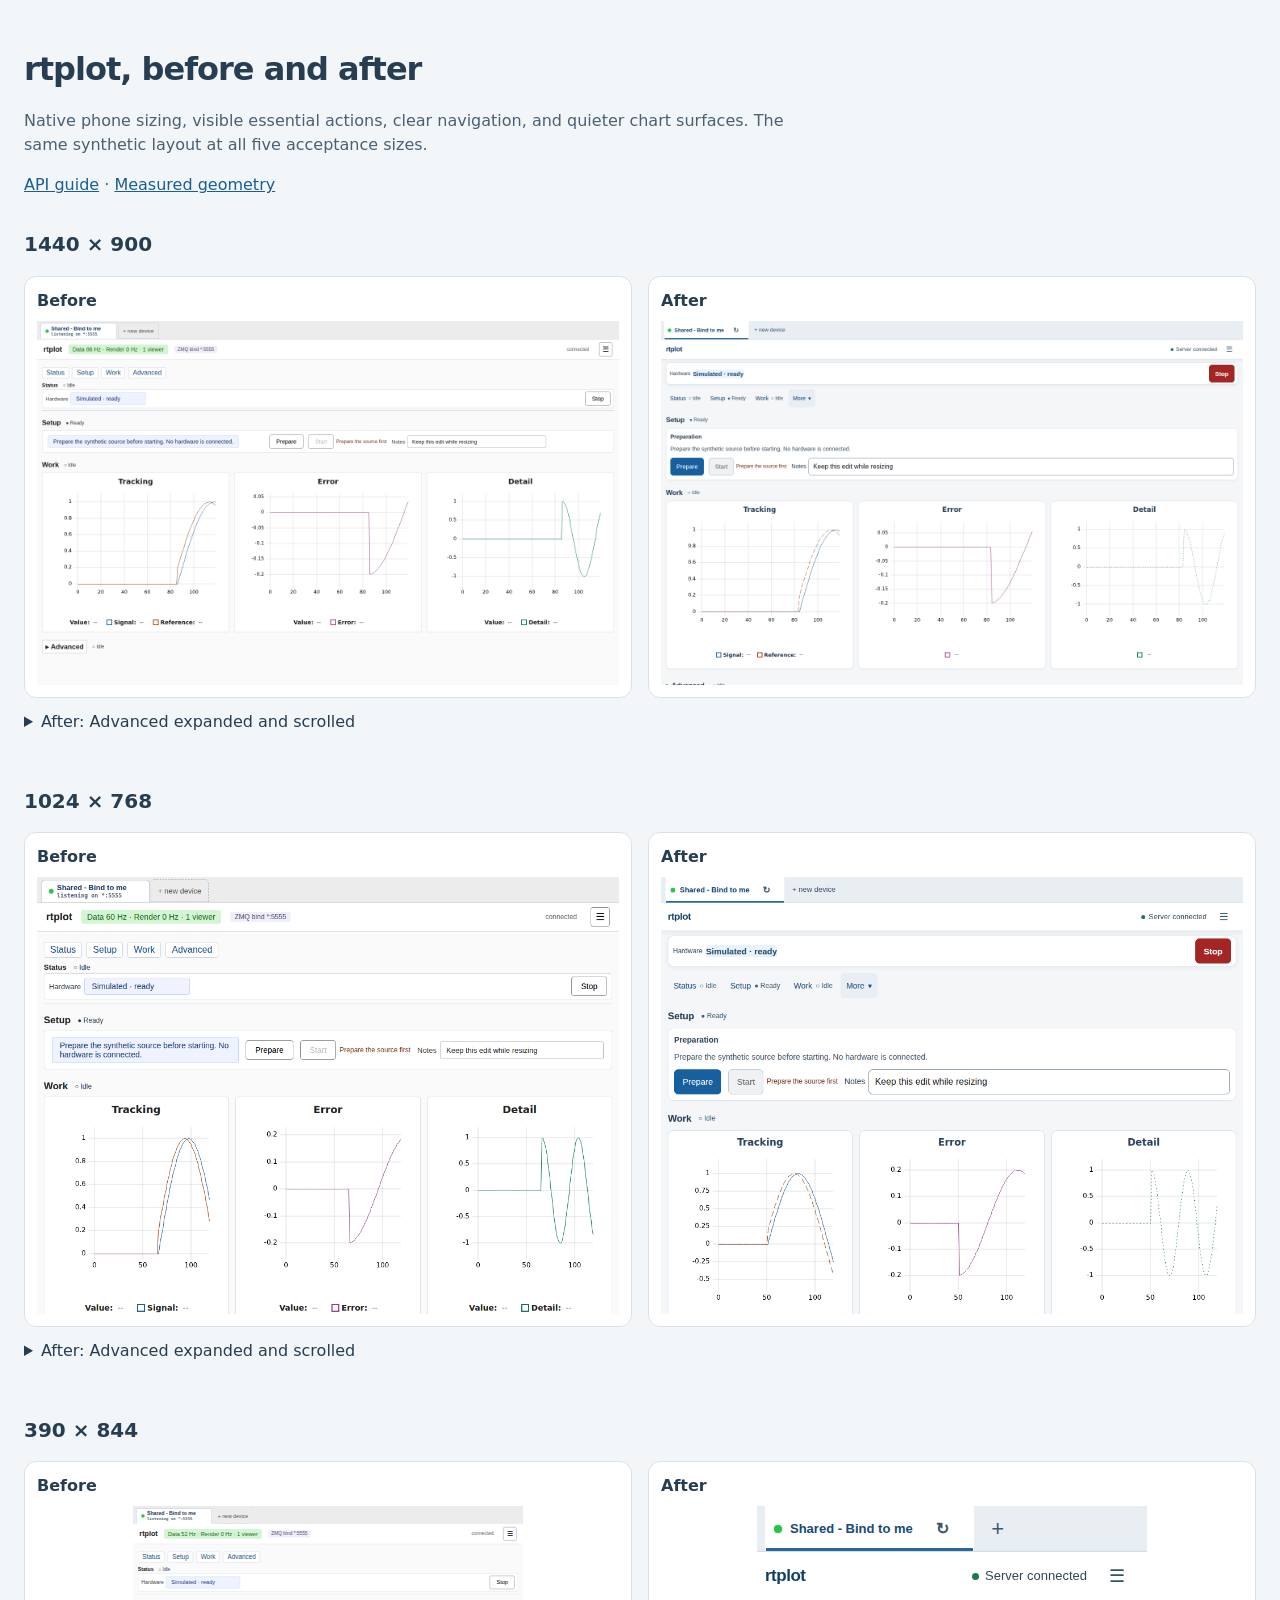
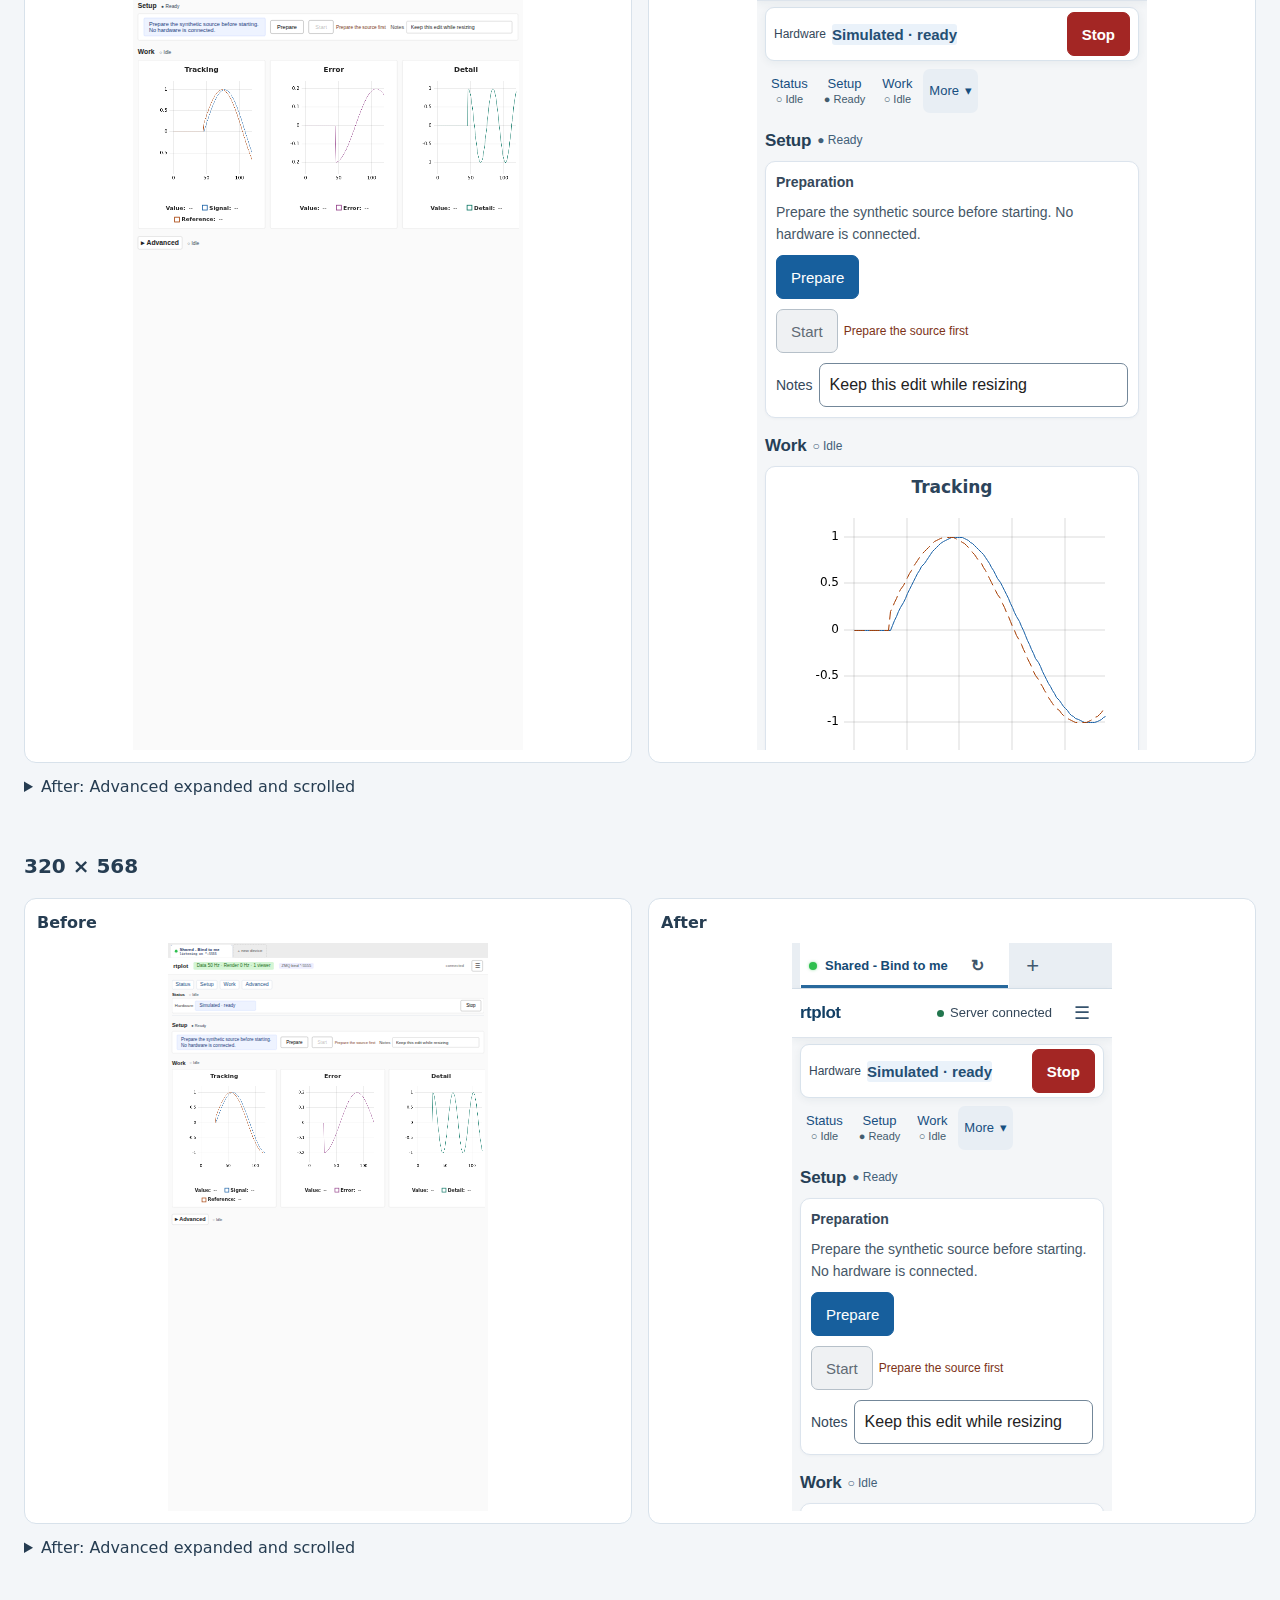
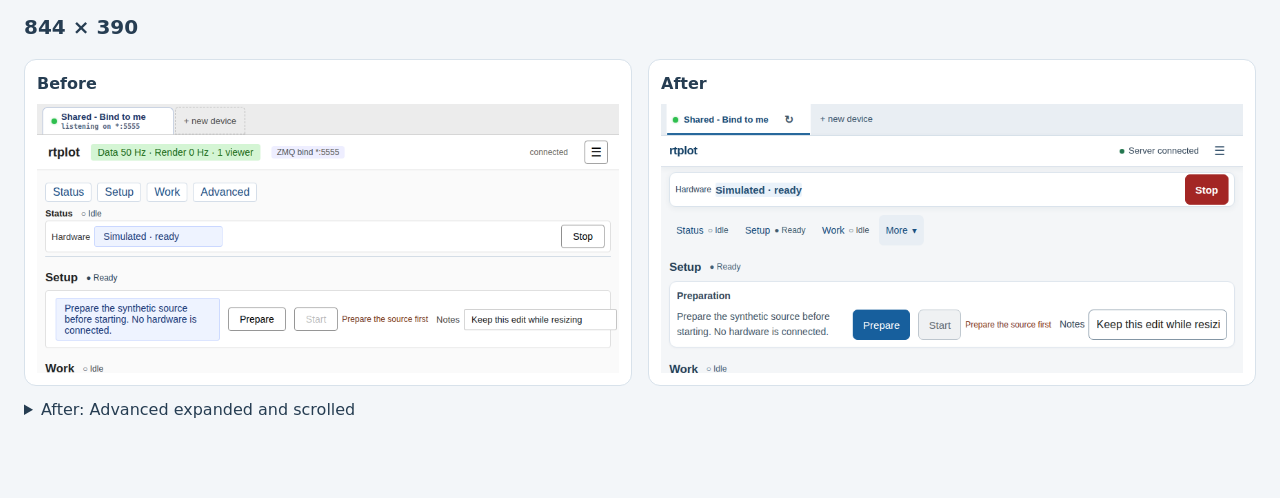
<file: docs/presentation-screenshots/index.html>
<!doctype html><html lang="en"><meta charset="utf-8"><meta name="viewport" content="width=device-width,initial-scale=1"><title>rtplot — before and after</title><style>
body{font:16px/1.5 system-ui,sans-serif;background:#f3f6f9;color:#263d52;margin:0;padding:24px}main{max-width:1500px;margin:auto}h1{letter-spacing:-1px;margin-bottom:0}p{max-width:75ch;color:#4a6073}section{margin:32px 0}h2{font-size:20px}.pair{display:grid;grid-template-columns:1fr 1fr;gap:16px}figure{margin:0;padding:12px;background:white;border:1px solid #d8e2eb;border-radius:12px}figcaption{font-weight:600;padding-bottom:8px}img{display:block;max-width:100%;height:auto;margin:auto}a{color:#195d93}summary{min-height:44px;cursor:pointer}details{margin-top:12px}details img{margin:8px 0;border:1px solid #d8e2eb}@media(max-width:700px){.pair{grid-template-columns:1fr}body{padding:12px}}:focus-visible{outline:3px solid #195d93;outline-offset:3px}
</style><main><h1>rtplot, before and after</h1><p>Native phone sizing, visible essential actions, clear navigation, and quieter chart surfaces. The same synthetic layout at all five acceptance sizes.</p><p><a href="../presentation.md">API guide</a> · <a href="after-metrics.json">Measured geometry</a></p><section><h2>1440 × 900</h2><div class="pair"><figure><figcaption>Before</figcaption><a href="before-1440x900.png"><img src="before-1440x900.png" alt="Before at 1440 by 900" loading="lazy"></a></figure><figure><figcaption>After</figcaption><a href="after-1440x900.png"><img src="after-1440x900.png" alt="After at 1440 by 900" loading="lazy"></a></figure></div><details><summary>After: Advanced expanded and scrolled</summary><a href="after-advanced-1440x900.png"><img src="after-advanced-1440x900.png" alt="Essential state and Stop remain visible above Advanced settings" loading="lazy"></a></details></section><section><h2>1024 × 768</h2><div class="pair"><figure><figcaption>Before</figcaption><a href="before-1024x768.png"><img src="before-1024x768.png" alt="Before at 1024 by 768" loading="lazy"></a></figure><figure><figcaption>After</figcaption><a href="after-1024x768.png"><img src="after-1024x768.png" alt="After at 1024 by 768" loading="lazy"></a></figure></div><details><summary>After: Advanced expanded and scrolled</summary><a href="after-advanced-1024x768.png"><img src="after-advanced-1024x768.png" alt="Essential state and Stop remain visible above Advanced settings" loading="lazy"></a></details></section><section><h2>390 × 844</h2><div class="pair"><figure><figcaption>Before</figcaption><a href="before-390x844.png"><img src="before-390x844.png" alt="Before at 390 by 844" loading="lazy"></a></figure><figure><figcaption>After</figcaption><a href="after-390x844.png"><img src="after-390x844.png" alt="After at 390 by 844" loading="lazy"></a></figure></div><details><summary>After: Advanced expanded and scrolled</summary><a href="after-advanced-390x844.png"><img src="after-advanced-390x844.png" alt="Essential state and Stop remain visible above Advanced settings" loading="lazy"></a></details></section><section><h2>320 × 568</h2><div class="pair"><figure><figcaption>Before</figcaption><a href="before-320x568.png"><img src="before-320x568.png" alt="Before at 320 by 568" loading="lazy"></a></figure><figure><figcaption>After</figcaption><a href="after-320x568.png"><img src="after-320x568.png" alt="After at 320 by 568" loading="lazy"></a></figure></div><details><summary>After: Advanced expanded and scrolled</summary><a href="after-advanced-320x568.png"><img src="after-advanced-320x568.png" alt="Essential state and Stop remain visible above Advanced settings" loading="lazy"></a></details></section><section><h2>844 × 390</h2><div class="pair"><figure><figcaption>Before</figcaption><a href="before-844x390.png"><img src="before-844x390.png" alt="Before at 844 by 390" loading="lazy"></a></figure><figure><figcaption>After</figcaption><a href="after-844x390.png"><img src="after-844x390.png" alt="After at 844 by 390" loading="lazy"></a></figure></div><details><summary>After: Advanced expanded and scrolled</summary><a href="after-advanced-844x390.png"><img src="after-advanced-844x390.png" alt="Essential state and Stop remain visible above Advanced settings" loading="lazy"></a></details></section></main></html>
</file>
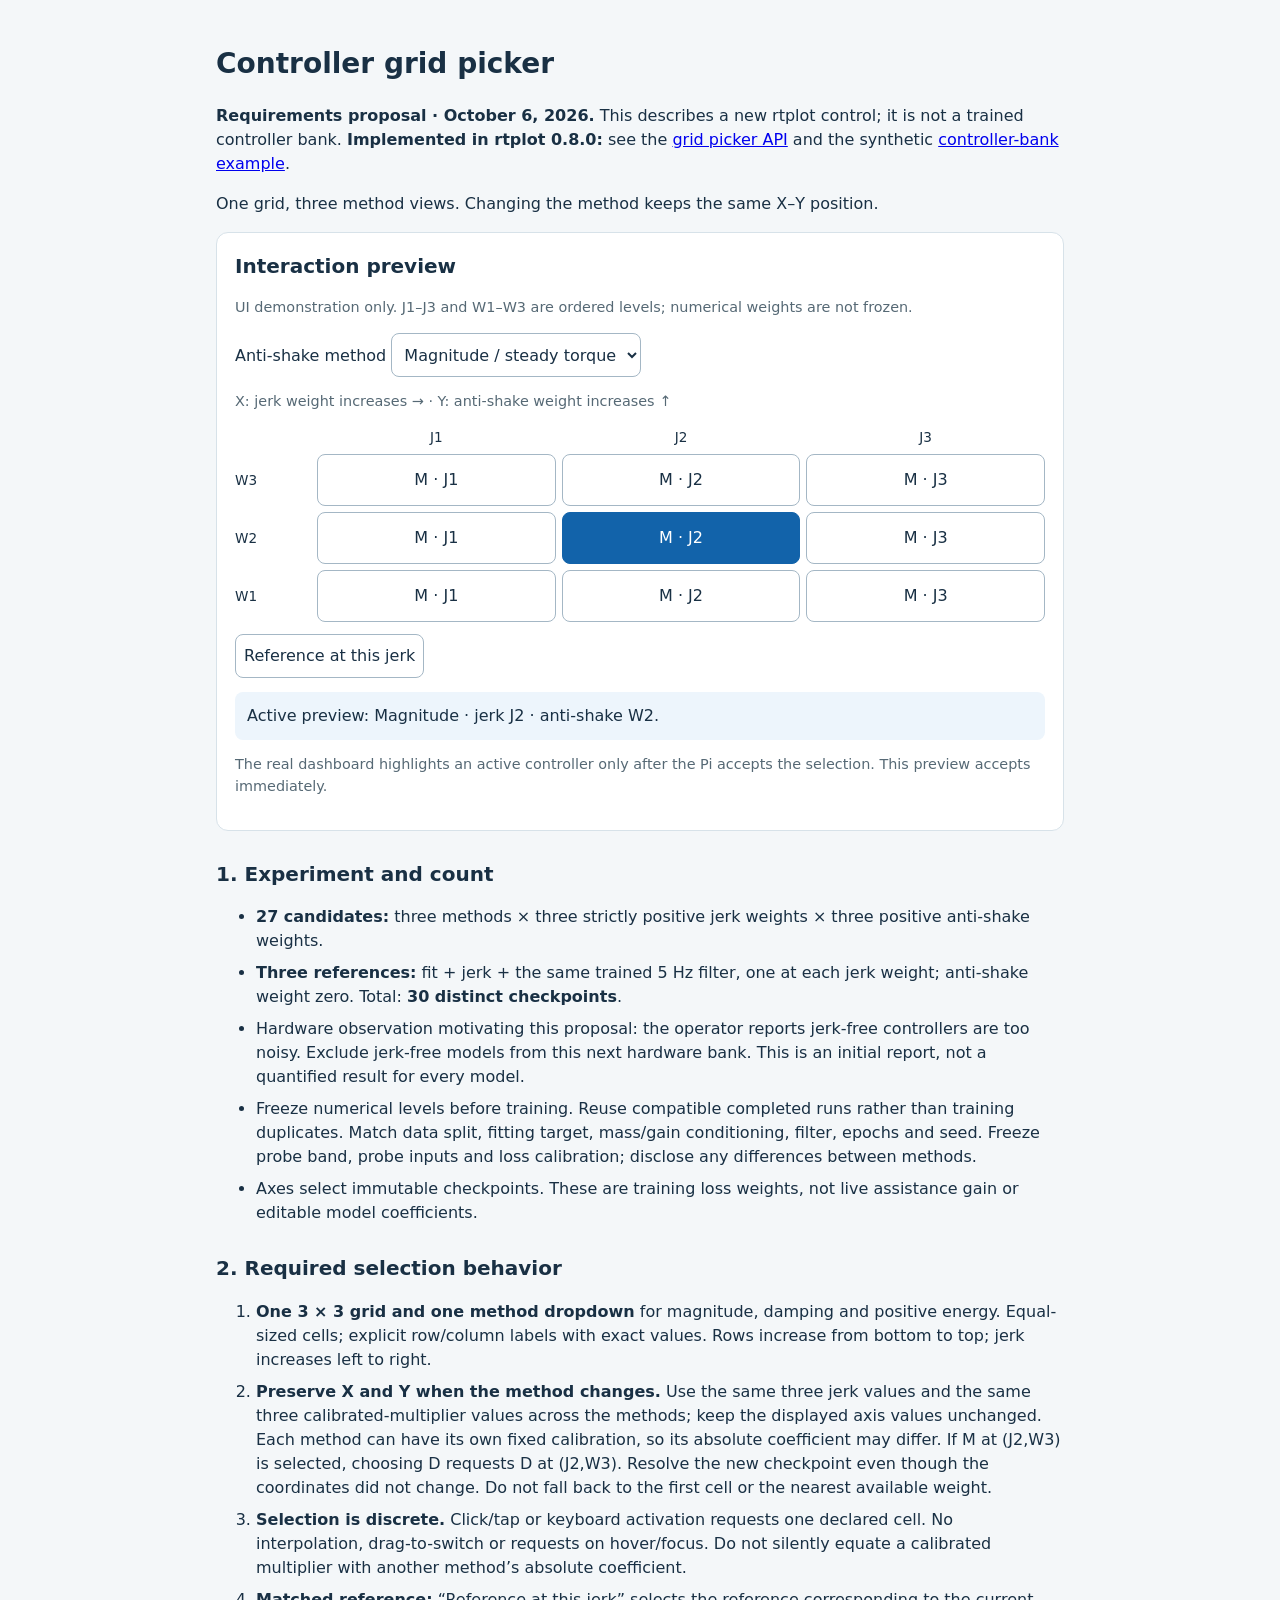
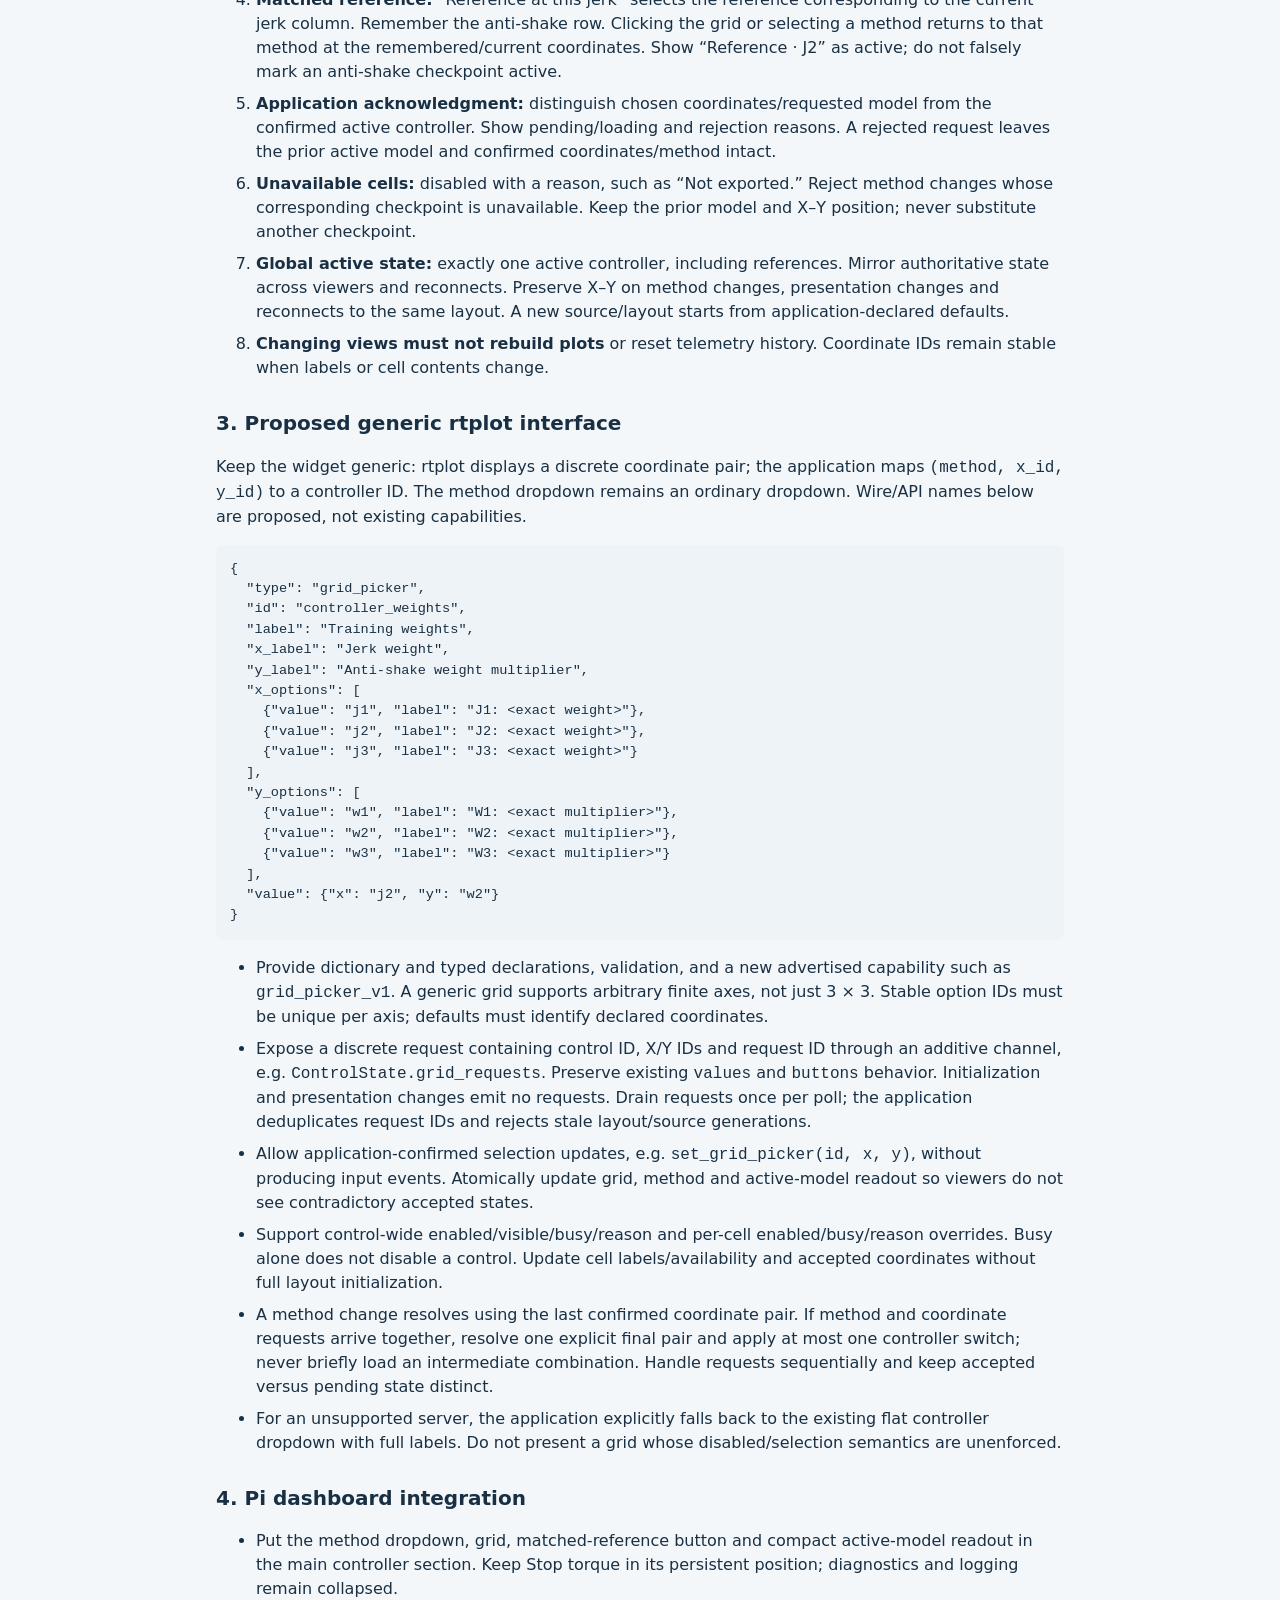
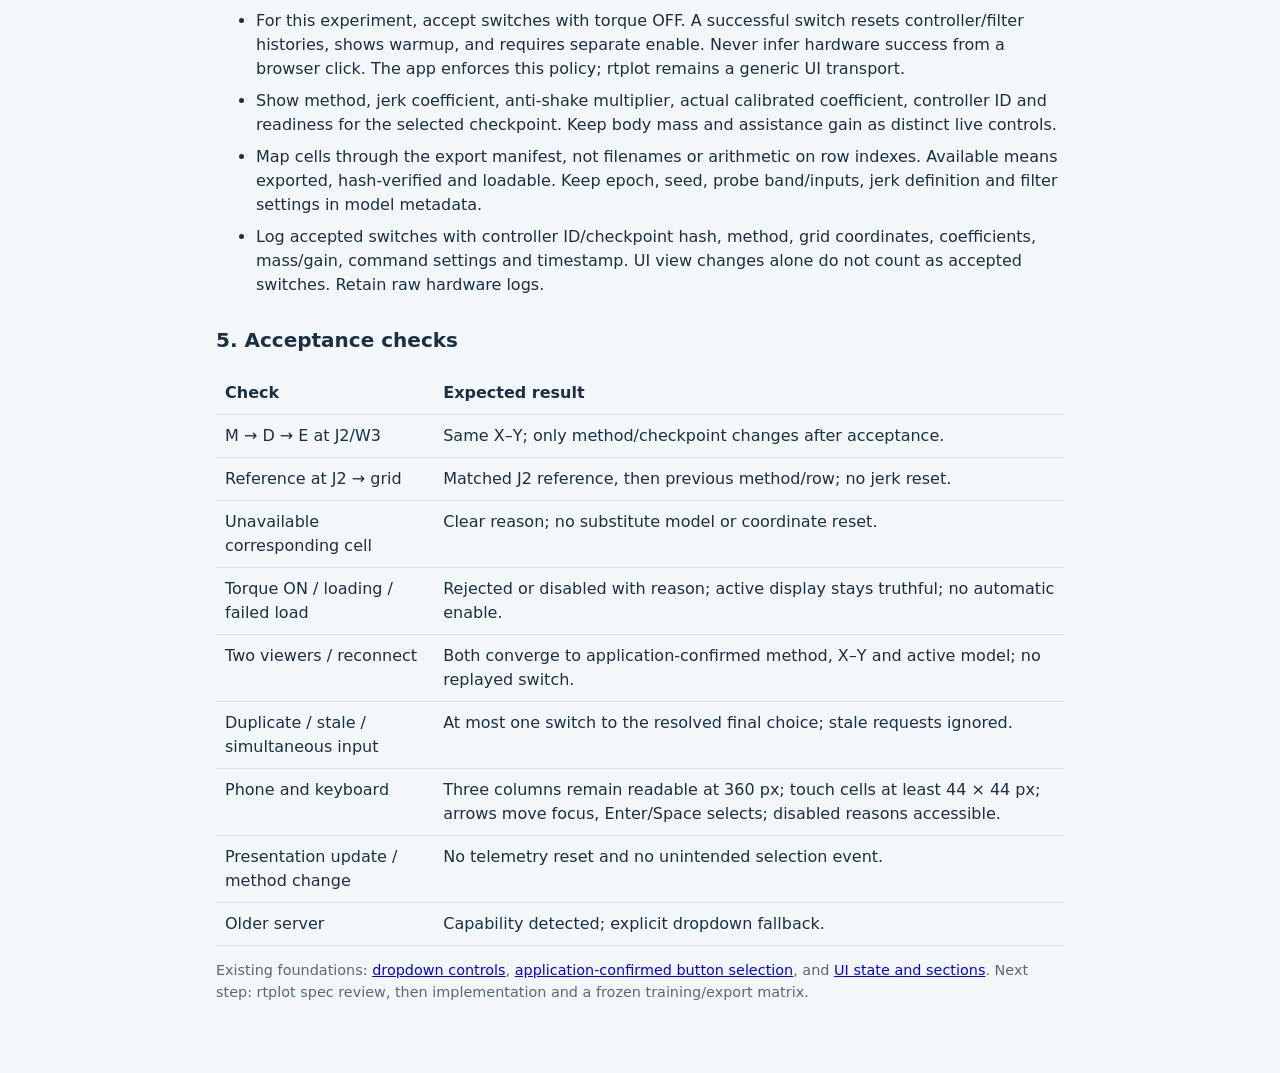
<file: docs/grid-picker-requirements.html>
<!doctype html>
<html lang="en"><head><meta charset="utf-8"><meta name="viewport" content="width=device-width,initial-scale=1"><title>rtplot · controller grid picker requirements</title><style>
:root{font:16px/1.5 system-ui,sans-serif;color:#193044;background:#f4f7f9}*{box-sizing:border-box}body{margin:0}main{max-width:880px;margin:auto;padding:24px 16px 60px}h1{font-size:1.75rem}h2{font-size:1.25rem;margin-top:28px}.hint{color:#566975;font-size:.9rem}.card{background:white;border:1px solid #d7e2e9;border-radius:12px;padding:18px;margin:16px 0}button,select{font:inherit;min-height:44px;border:1px solid #a4b7c5;border-radius:8px;padding:8px;background:white;color:inherit}button{cursor:pointer}select{max-width:100%}.grid{display:grid;grid-template-columns:76px repeat(3,minmax(0,1fr));gap:6px;align-items:center;margin:12px 0}.grid button{min-height:52px}.grid button[aria-pressed=true]{background:#1263aa;color:white;border-color:#1263aa}.axis{text-align:center;font-size:.85rem}.row-label{font-size:.85rem}.readout{background:#edf5fc;padding:12px;border-radius:8px;margin-top:14px}pre{white-space:pre-wrap;overflow-wrap:anywhere;background:#edf3f7;padding:14px;border-radius:8px;font-size:.85rem}code{overflow-wrap:anywhere}li{margin:8px 0}table{border-collapse:collapse;width:100%}th,td{text-align:left;padding:9px;border-bottom:1px solid #d7e2e9;vertical-align:top}.scroll{overflow-x:auto}:focus-visible{outline:3px solid #ffbf47;outline-offset:2px}@media(max-width:460px){main{padding:16px 12px}.card{padding:12px}.grid{grid-template-columns:58px repeat(3,minmax(0,1fr));gap:4px}.grid button{font-size:.85rem}}
</style></head><body><main>
<h1>Controller grid picker</h1>
<p><strong>Requirements proposal · October 6, 2026.</strong> This describes a new rtplot control; it is not a trained controller bank. <strong>Implemented in rtplot 0.8.0:</strong> see the <a href="grid-picker.md">grid picker API</a> and the synthetic <a href="../examples/10_grid_picker/run.py">controller-bank example</a>.</p>
<p>One grid, three method views. Changing the method keeps the same X–Y position.</p>
<section class="card"><h2 style="margin-top:0">Interaction preview</h2><p class="hint">UI demonstration only. J1–J3 and W1–W3 are ordered levels; numerical weights are not frozen.</p><label for="method">Anti-shake method </label><select id="method"><option value="M">Magnitude / steady torque</option><option value="D">Active damping</option><option value="E">Positive energy</option></select><p class="hint">X: jerk weight increases → · Y: anti-shake weight increases ↑</p><div class="grid" id="preview-grid"></div><button id="reference">Reference at this jerk</button><div class="readout" id="preview-status" role="status"></div><p class="hint">The real dashboard highlights an active controller only after the Pi accepts the selection. This preview accepts immediately.</p></section>
<h2>1. Experiment and count</h2>
<ul><li><strong>27 candidates:</strong> three methods × three strictly positive jerk weights × three positive anti-shake weights.</li><li><strong>Three references:</strong> fit + jerk + the same trained 5 Hz filter, one at each jerk weight; anti-shake weight zero. Total: <strong>30 distinct checkpoints</strong>.</li><li>Hardware observation motivating this proposal: the operator reports jerk-free controllers are too noisy. Exclude jerk-free models from this next hardware bank. This is an initial report, not a quantified result for every model.</li><li>Freeze numerical levels before training. Reuse compatible completed runs rather than training duplicates. Match data split, fitting target, mass/gain conditioning, filter, epochs and seed. Freeze probe band, probe inputs and loss calibration; disclose any differences between methods.</li><li>Axes select immutable checkpoints. These are training loss weights, not live assistance gain or editable model coefficients.</li></ul>
<h2>2. Required selection behavior</h2>
<ol><li><strong>One 3 × 3 grid and one method dropdown</strong> for magnitude, damping and positive energy. Equal-sized cells; explicit row/column labels with exact values. Rows increase from bottom to top; jerk increases left to right.</li><li><strong>Preserve X and Y when the method changes.</strong> Use the same three jerk values and the same three calibrated-multiplier values across the methods; keep the displayed axis values unchanged. Each method can have its own fixed calibration, so its absolute coefficient may differ. If M at (J2,W3) is selected, choosing D requests D at (J2,W3). Resolve the new checkpoint even though the coordinates did not change. Do not fall back to the first cell or the nearest available weight.</li><li><strong>Selection is discrete.</strong> Click/tap or keyboard activation requests one declared cell. No interpolation, drag-to-switch or requests on hover/focus. Do not silently equate a calibrated multiplier with another method’s absolute coefficient.</li><li><strong>Matched reference:</strong> “Reference at this jerk” selects the reference corresponding to the current jerk column. Remember the anti-shake row. Clicking the grid or selecting a method returns to that method at the remembered/current coordinates. Show “Reference · J2” as active; do not falsely mark an anti-shake checkpoint active.</li><li><strong>Application acknowledgment:</strong> distinguish chosen coordinates/requested model from the confirmed active controller. Show pending/loading and rejection reasons. A rejected request leaves the prior active model and confirmed coordinates/method intact.</li><li><strong>Unavailable cells:</strong> disabled with a reason, such as “Not exported.” Reject method changes whose corresponding checkpoint is unavailable. Keep the prior model and X–Y position; never substitute another checkpoint.</li><li><strong>Global active state:</strong> exactly one active controller, including references. Mirror authoritative state across viewers and reconnects. Preserve X–Y on method changes, presentation changes and reconnects to the same layout. A new source/layout starts from application-declared defaults.</li><li><strong>Changing views must not rebuild plots</strong> or reset telemetry history. Coordinate IDs remain stable when labels or cell contents change.</li></ol>
<h2>3. Proposed generic rtplot interface</h2>
<p>Keep the widget generic: rtplot displays a discrete coordinate pair; the application maps <code>(method, x_id, y_id)</code> to a controller ID. The method dropdown remains an ordinary dropdown. Wire/API names below are proposed, not existing capabilities.</p>
<pre>{
  "type": "grid_picker",
  "id": "controller_weights",
  "label": "Training weights",
  "x_label": "Jerk weight",
  "y_label": "Anti-shake weight multiplier",
  "x_options": [
    {"value": "j1", "label": "J1: &lt;exact weight&gt;"},
    {"value": "j2", "label": "J2: &lt;exact weight&gt;"},
    {"value": "j3", "label": "J3: &lt;exact weight&gt;"}
  ],
  "y_options": [
    {"value": "w1", "label": "W1: &lt;exact multiplier&gt;"},
    {"value": "w2", "label": "W2: &lt;exact multiplier&gt;"},
    {"value": "w3", "label": "W3: &lt;exact multiplier&gt;"}
  ],
  "value": {"x": "j2", "y": "w2"}
}</pre>
<ul><li>Provide dictionary and typed declarations, validation, and a new advertised capability such as <code>grid_picker_v1</code>. A generic grid supports arbitrary finite axes, not just 3 × 3. Stable option IDs must be unique per axis; defaults must identify declared coordinates.</li><li>Expose a discrete request containing control ID, X/Y IDs and request ID through an additive channel, e.g. <code>ControlState.grid_requests</code>. Preserve existing <code>values</code> and <code>buttons</code> behavior. Initialization and presentation changes emit no requests. Drain requests once per poll; the application deduplicates request IDs and rejects stale layout/source generations.</li><li>Allow application-confirmed selection updates, e.g. <code>set_grid_picker(id, x, y)</code>, without producing input events. Atomically update grid, method and active-model readout so viewers do not see contradictory accepted states.</li><li>Support control-wide enabled/visible/busy/reason and per-cell enabled/busy/reason overrides. Busy alone does not disable a control. Update cell labels/availability and accepted coordinates without full layout initialization.</li><li>A method change resolves using the last confirmed coordinate pair. If method and coordinate requests arrive together, resolve one explicit final pair and apply at most one controller switch; never briefly load an intermediate combination. Handle requests sequentially and keep accepted versus pending state distinct.</li><li>For an unsupported server, the application explicitly falls back to the existing flat controller dropdown with full labels. Do not present a grid whose disabled/selection semantics are unenforced.</li></ul>
<h2>4. Pi dashboard integration</h2>
<ul><li>Put the method dropdown, grid, matched-reference button and compact active-model readout in the main controller section. Keep Stop torque in its persistent position; diagnostics and logging remain collapsed.</li><li>For this experiment, accept switches with torque OFF. A successful switch resets controller/filter histories, shows warmup, and requires separate enable. Never infer hardware success from a browser click. The app enforces this policy; rtplot remains a generic UI transport.</li><li>Show method, jerk coefficient, anti-shake multiplier, actual calibrated coefficient, controller ID and readiness for the selected checkpoint. Keep body mass and assistance gain as distinct live controls.</li><li>Map cells through the export manifest, not filenames or arithmetic on row indexes. Available means exported, hash-verified and loadable. Keep epoch, seed, probe band/inputs, jerk definition and filter settings in model metadata.</li><li>Log accepted switches with controller ID/checkpoint hash, method, grid coordinates, coefficients, mass/gain, command settings and timestamp. UI view changes alone do not count as accepted switches. Retain raw hardware logs.</li></ul>
<h2>5. Acceptance checks</h2>
<div class="scroll"><table><thead><tr><th>Check</th><th>Expected result</th></tr></thead><tbody>
<tr><td>M → D → E at J2/W3</td><td>Same X–Y; only method/checkpoint changes after acceptance.</td></tr>
<tr><td>Reference at J2 → grid</td><td>Matched J2 reference, then previous method/row; no jerk reset.</td></tr>
<tr><td>Unavailable corresponding cell</td><td>Clear reason; no substitute model or coordinate reset.</td></tr>
<tr><td>Torque ON / loading / failed load</td><td>Rejected or disabled with reason; active display stays truthful; no automatic enable.</td></tr>
<tr><td>Two viewers / reconnect</td><td>Both converge to application-confirmed method, X–Y and active model; no replayed switch.</td></tr>
<tr><td>Duplicate / stale / simultaneous input</td><td>At most one switch to the resolved final choice; stale requests ignored.</td></tr>
<tr><td>Phone and keyboard</td><td>Three columns remain readable at 360 px; touch cells at least 44 × 44 px; arrows move focus, Enter/Space selects; disabled reasons accessible.</td></tr>
<tr><td>Presentation update / method change</td><td>No telemetry reset and no unintended selection event.</td></tr>
<tr><td>Older server</td><td>Capability detected; explicit dropdown fallback.</td></tr>
</tbody></table></div>
<p class="hint">Existing foundations: <a href="dropdowns.md">dropdown controls</a>, <a href="presentation.md">application-confirmed button selection</a>, and <a href="sections.md">UI state and sections</a>. Next step: rtplot spec review, then implementation and a frozen training/export matrix.</p>
<script>
const methods={M:'Magnitude',D:'Active damping',E:'Positive energy'};let method='M',x=2,y=2,reference=false;
function render(){document.getElementById('preview-grid').innerHTML='<span></span>'+[1,2,3].map(j=>`<span class="axis">J${j}</span>`).join('')+[3,2,1].map(w=>`<span class="row-label">W${w}</span>`+[1,2,3].map(j=>`<button data-x="${j}" data-y="${w}" aria-label="${methods[method]}, jerk level ${j}, anti-shake level ${w}" aria-pressed="${!reference&&j===x&&w===y}">${method} · J${j}</button>`).join('')).join('');document.getElementById('preview-status').textContent=reference?`Active preview: reference at J${x}. Remembered row: W${y}.`:`Active preview: ${methods[method]} · jerk J${x} · anti-shake W${y}.`;document.getElementById('reference').setAttribute('aria-pressed',String(reference));}
document.getElementById('method').addEventListener('change',e=>{method=e.target.value;reference=false;render();});document.getElementById('preview-grid').addEventListener('click',e=>{const b=e.target.closest('button');if(!b)return;x=Number(b.dataset.x);y=Number(b.dataset.y);reference=false;render();});document.getElementById('reference').addEventListener('click',()=>{reference=true;render();});render();
</script></main></body></html>
</file>
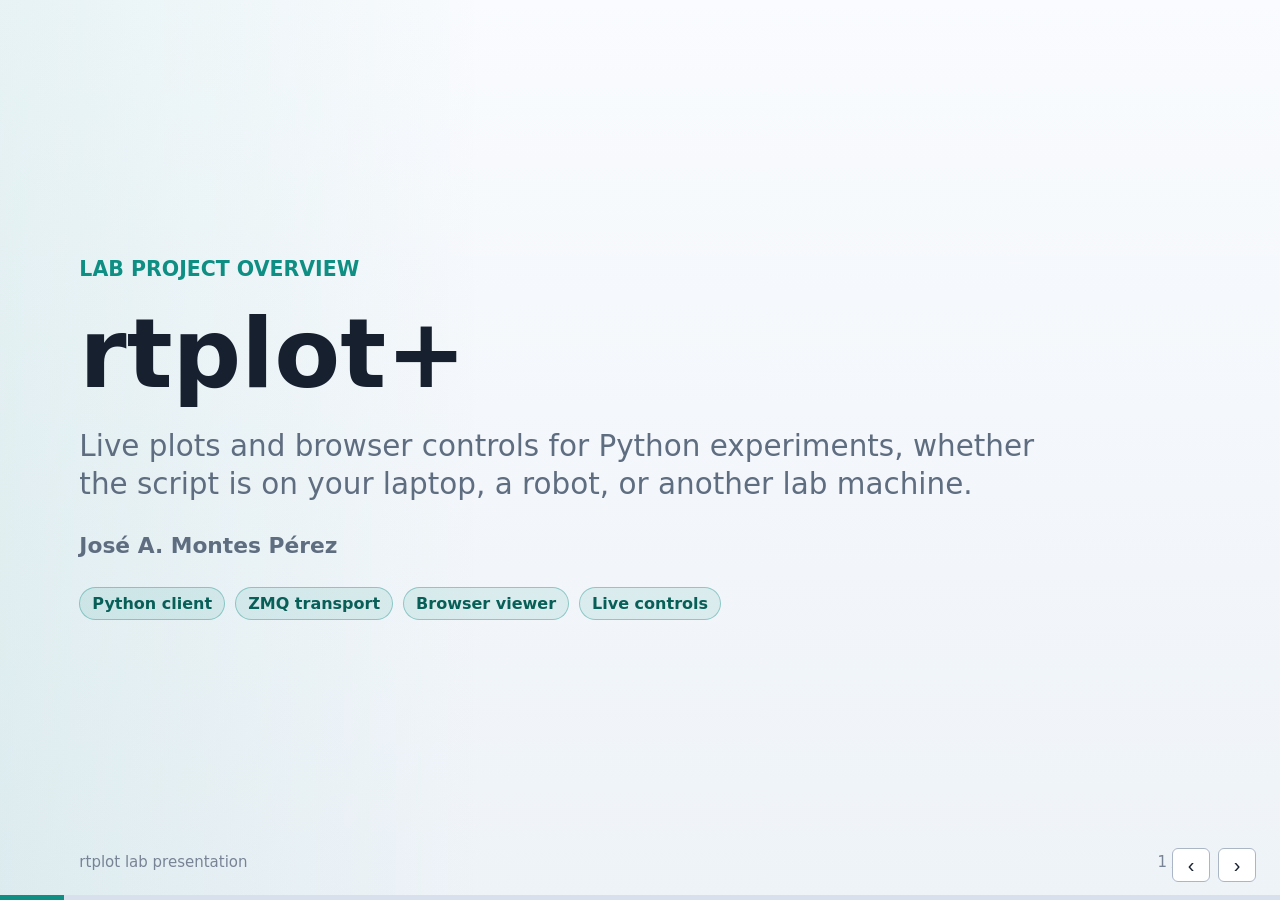
<file: presentation/rtplot_lab_slides.html>
<!doctype html>
<html lang="en">
<head>
<meta charset="utf-8" />
<meta name="viewport" content="width=device-width, initial-scale=1" />
<title>rtplot+ Lab Presentation</title>
<style>
  :root {
    --bg: #f3f6fb;
    --panel: #ffffff;
    --panel-2: #eef3f8;
    --text: #17202f;
    --muted: #5f6d80;
    --line: #c8d2df;
    --accent: #0f8f83;
    --accent-2: #b87406;
    --accent-3: #cf4c55;
    --blue: #2d73d5;
    --green: #438b38;
    --code: #f7f9fc;
    --shadow: rgba(38, 57, 77, 0.14);
  }

  * { box-sizing: border-box; }

  html, body {
    margin: 0;
    height: 100%;
    overflow: hidden;
    background: var(--bg);
    color: var(--text);
    font-family: Inter, ui-sans-serif, system-ui, -apple-system, BlinkMacSystemFont, "Segoe UI", sans-serif;
    letter-spacing: 0;
  }

  body {
    display: grid;
    grid-template-rows: 1fr auto;
  }

  .deck {
    position: relative;
    height: 100vh;
    width: 100vw;
  }

  .slide {
    position: absolute;
    inset: 0;
    display: none;
    padding: 5.5vh 6.2vw 8vh;
    background:
      linear-gradient(90deg, rgba(15, 143, 131, 0.08), transparent 38%),
      linear-gradient(180deg, #f9fbfe 0%, #eef3f8 100%);
  }

  .slide.active {
    display: grid;
    align-content: center;
    gap: 28px;
  }

  .slide.compact { align-content: start; padding-top: 5vh; }

  h1, h2, h3, p { margin: 0; }

  h1 {
    font-size: clamp(54px, 7.5vw, 108px);
    line-height: 0.95;
    max-width: 1050px;
    font-weight: 760;
  }

  h2 {
    font-size: clamp(38px, 4.8vw, 72px);
    line-height: 1.02;
    max-width: 1120px;
    font-weight: 720;
  }

  h3 {
    color: var(--accent);
    font-size: clamp(20px, 2.1vw, 32px);
    font-weight: 680;
  }

  p, li {
    font-size: clamp(21px, 2vw, 31px);
    line-height: 1.28;
  }

  .kicker {
    color: var(--accent);
    font-size: clamp(18px, 1.6vw, 24px);
    font-weight: 700;
    text-transform: uppercase;
  }

  .subhead {
    color: var(--muted);
    max-width: 980px;
    font-size: clamp(24px, 2.3vw, 34px);
  }

  .byline {
    color: var(--muted);
    font-size: clamp(20px, 1.7vw, 26px);
    font-weight: 620;
  }

  .two-col {
    display: grid;
    grid-template-columns: minmax(0, 0.95fr) minmax(0, 1.05fr);
    gap: 36px;
    align-items: stretch;
  }

  .three-col {
    display: grid;
    grid-template-columns: repeat(3, minmax(0, 1fr));
    gap: 22px;
  }

  .stack { display: grid; gap: 18px; }

  .hook-layout {
    display: grid;
    grid-template-columns: minmax(0, 0.82fr) minmax(0, 1.18fr);
    gap: 28px;
    align-items: stretch;
  }

  .hook-demo {
    display: grid;
    gap: 18px;
    align-content: stretch;
    background: #f6f8fb;
    color: #111827;
    border: 1px solid #8591a3;
    border-radius: 8px;
    padding: 20px;
    box-shadow: 0 14px 36px var(--shadow);
  }

  .hook-demo h3 {
    color: #111827;
    margin-bottom: 0;
  }

  .hook-plot {
    min-height: 190px;
    border: 1px solid #c6ceda;
    border-radius: 8px;
    background:
      linear-gradient(#e2e8f0 1px, transparent 1px),
      linear-gradient(90deg, #e2e8f0 1px, transparent 1px),
      #ffffff;
    background-size: 38px 38px;
    padding: 18px;
  }

  .hook-plot svg {
    width: 100%;
    height: 100%;
    min-height: 150px;
    display: block;
  }

  .hook-controls {
    display: grid;
    grid-template-columns: 1fr 1fr;
    gap: 14px;
  }

  .widget {
    display: grid;
    gap: 10px;
    padding: 14px;
    border: 1px solid #c6ceda;
    border-radius: 8px;
    background: #ffffff;
  }

  .widget strong {
    font-size: clamp(17px, 1.35vw, 22px);
  }

  .note-row {
    display: flex;
    flex-wrap: wrap;
    gap: 10px;
    margin-top: 12px;
  }

  .note {
    display: inline-flex;
    width: fit-content;
    align-items: center;
    gap: 8px;
    padding: 6px 10px;
    border-radius: 999px;
    background: #eef3f8;
    border: 1px solid #c8d2df;
    color: #2d3848;
    font-size: clamp(15px, 1vw, 18px);
    font-weight: 650;
  }

  .slider-track {
    height: 10px;
    border-radius: 999px;
    background: linear-gradient(90deg, var(--accent) 0 68%, #d7dee9 68% 100%);
  }

  .dial {
    width: 64px;
    aspect-ratio: 1;
    border-radius: 50%;
    justify-self: start;
    background:
      radial-gradient(circle at center, #ffffff 0 40%, transparent 41%),
      conic-gradient(var(--accent-2) 0 235deg, #d7dee9 235deg 360deg);
    border: 1px solid #b8c2d0;
    position: relative;
  }

  .dial::after {
    content: "";
    position: absolute;
    left: 50%;
    top: 11px;
    width: 3px;
    height: 23px;
    border-radius: 999px;
    background: #111827;
    transform: translateX(-50%) rotate(38deg);
    transform-origin: 50% 21px;
  }

  .card {
    background: var(--panel);
    border: 1px solid var(--line);
    border-radius: 8px;
    padding: 24px;
    box-shadow: 0 14px 36px var(--shadow);
  }

  .card h3 { margin-bottom: 12px; }

  .card p, .card li {
    font-size: clamp(19px, 1.6vw, 25px);
    color: #2d3848;
  }

  ul {
    margin: 0;
    padding-left: 1.1em;
    display: grid;
    gap: 12px;
  }

  .tight-list { gap: 8px; }

  code {
    font-family: "SFMono-Regular", Consolas, "Liberation Mono", monospace;
    font-size: 0.86em;
    color: #09665e;
  }

  pre {
    margin: 0;
    padding: 22px 24px;
    background: var(--code);
    border: 1px solid #c6d0de;
    border-radius: 8px;
    box-shadow: inset 0 1px 0 rgba(255,255,255,0.9), 0 16px 34px var(--shadow);
    overflow: hidden;
  }

  pre code {
    display: block;
    white-space: pre-wrap;
    font-size: clamp(15px, 1.18vw, 21px);
    line-height: 1.38;
    color: #17202f;
  }

  .code-sample pre {
    max-height: 52vh;
    overflow: auto;
  }

  .code-sample .two-col {
    grid-template-columns: minmax(280px, 0.78fr) minmax(0, 1.22fr);
    gap: 24px;
  }

  .code-sample pre code {
    font-size: clamp(10px, 0.72vw, 14px);
    line-height: 1.32;
  }

  .py-comment { color: #6b788a; }
  .py-doc { color: #237a34; }
  .py-key { color: #995f00; font-weight: 700; }
  .py-str { color: #0b6f9e; }
  .py-num { color: #b25018; }
  .py-call { color: #087d72; }
  .py-name { color: #17202f; }

  .diagram {
    display: grid;
    gap: 18px;
    align-content: center;
  }

  .flow {
    display: grid;
    grid-template-columns: 1fr auto 1fr auto 1fr;
    gap: 14px;
    align-items: center;
  }

  .flow.two {
    grid-template-columns: 1fr auto 1fr;
  }

  .context-flow {
    display: grid;
    grid-template-columns: minmax(0, 1fr) auto minmax(0, 1fr) auto minmax(0, 1fr);
    gap: 10px;
    align-items: center;
  }

  .context-node {
    min-height: 74px;
    display: grid;
    align-content: center;
    gap: 3px;
    padding: 12px 14px;
    border-radius: 8px;
    background: rgba(255, 255, 255, 0.72);
    border: 1px solid #c8d2df;
    opacity: 0.68;
  }

  .context-node strong {
    font-size: clamp(30px, 2.6vw, 42px);
  }

  .context-node span {
    color: var(--muted);
    font-size: clamp(22px, 1.8vw, 30px);
  }

  .context-node.active {
    opacity: 1;
    background: rgba(15, 143, 131, 0.12);
    border-color: var(--accent);
    box-shadow: 0 0 0 1px rgba(15, 143, 131, 0.28), 0 12px 26px var(--shadow);
  }

  .context-node.active.server {
    background: rgba(184, 116, 6, 0.12);
    border-color: var(--accent-2);
    box-shadow: 0 0 0 1px rgba(184, 116, 6, 0.26), 0 12px 26px var(--shadow);
  }

  .context-node.active.viewer {
    background: rgba(45, 115, 213, 0.11);
    border-color: var(--blue);
    box-shadow: 0 0 0 1px rgba(45, 115, 213, 0.24), 0 12px 26px var(--shadow);
  }

  .context-arrow {
    color: var(--muted);
    font-size: clamp(22px, 2vw, 34px);
    font-weight: 800;
  }

  .context-arrow.active {
    color: var(--accent);
  }

  .node {
    min-height: 132px;
    display: grid;
    align-content: center;
    gap: 8px;
    padding: 20px;
    border-radius: 8px;
    background: var(--panel-2);
    border: 1px solid #c8d2df;
  }

  .node.client {
    background: rgba(15, 143, 131, 0.12);
    border-color: var(--accent);
    box-shadow: 0 0 0 1px rgba(15, 143, 131, 0.28), 0 12px 26px var(--shadow);
  }

  .node.server {
    background: rgba(184, 116, 6, 0.12);
    border-color: var(--accent-2);
    box-shadow: 0 0 0 1px rgba(184, 116, 6, 0.26), 0 12px 26px var(--shadow);
  }

  .node.viewer {
    background: rgba(45, 115, 213, 0.11);
    border-color: var(--blue);
    box-shadow: 0 0 0 1px rgba(45, 115, 213, 0.24), 0 12px 26px var(--shadow);
  }

  .node strong {
    font-size: clamp(30px, 2.8vw, 42px);
  }

  .node span {
    color: var(--muted);
    font-size: clamp(21px, 1.8vw, 29px);
  }

  .arrow {
    color: var(--accent);
    font-size: clamp(36px, 3.4vw, 52px);
    font-weight: 800;
  }

  .port-row {
    display: grid;
    grid-template-columns: 130px 1fr 210px;
    gap: 18px;
    align-items: center;
    border-top: 1px solid var(--line);
    padding: 14px 0;
    font-size: clamp(20px, 1.6vw, 27px);
  }

  .port-row:first-child { border-top: 0; }

  .pill {
    display: inline-flex;
    width: fit-content;
    align-items: center;
    gap: 8px;
    padding: 6px 12px;
    border-radius: 999px;
    background: rgba(15, 143, 131, 0.1);
    border: 1px solid rgba(15, 143, 131, 0.38);
    color: #075f57;
    font-size: clamp(16px, 1.2vw, 20px);
    font-weight: 650;
  }

  .recipe {
    display: grid;
    grid-template-columns: 1fr 1fr;
    gap: 22px;
  }

  .recipe.three {
    grid-template-columns: repeat(3, minmax(0, 1fr));
  }

  .role {
    border-left: 5px solid var(--accent);
  }

  .role.sender { border-left-color: var(--accent-2); }
  .role.viewer { border-left-color: var(--blue); }

  .mini-browser {
    background: #f6f8fb;
    color: #111;
    border-radius: 8px;
    overflow: hidden;
    border: 1px solid #8591a3;
    min-height: 286px;
  }

  .browser-bar {
    display: flex;
    gap: 8px;
    align-items: center;
    height: 36px;
    padding: 0 12px;
    background: #dfe5ee;
    border-bottom: 1px solid #c6ceda;
  }

  .dot {
    width: 11px;
    height: 11px;
    border-radius: 50%;
    background: var(--accent-3);
  }

  .dot:nth-child(2) { background: var(--accent-2); }
  .dot:nth-child(3) { background: var(--green); }

  .plot {
    height: 250px;
    padding: 20px 22px;
    background:
      linear-gradient(#e2e8f0 1px, transparent 1px),
      linear-gradient(90deg, #e2e8f0 1px, transparent 1px);
    background-size: 44px 44px;
    position: relative;
  }

  .trace {
    position: absolute;
    left: 18px;
    right: 18px;
    top: 30px;
    bottom: 30px;
  }

  .trace svg {
    width: 100%;
    height: 100%;
  }

  .footer {
    position: absolute;
    left: 6.2vw;
    right: 6.2vw;
    bottom: 3.2vh;
    display: flex;
    justify-content: space-between;
    color: #788395;
    font-size: 15px;
  }

  .progress {
    position: fixed;
    left: 0;
    bottom: 0;
    height: 5px;
    width: 100%;
    background: #d7e0ec;
    z-index: 10;
  }

  .progress span {
    display: block;
    height: 100%;
    width: 0;
    background: var(--accent);
  }

  .controls {
    position: fixed;
    right: 24px;
    bottom: 18px;
    display: flex;
    gap: 8px;
    z-index: 11;
  }

  button {
    width: 38px;
    height: 34px;
    border: 1px solid #aab6c6;
    border-radius: 6px;
    color: var(--text);
    background: #ffffff;
    cursor: pointer;
    font-size: 20px;
  }

  button:hover { background: #e9eff7; }

  a {
    color: var(--blue);
    text-decoration: none;
  }

  a:hover { text-decoration: underline; }

  .badge-row {
    display: flex;
    flex-wrap: wrap;
    gap: 10px;
  }

  @media (max-width: 900px) {
    .slide { padding: 4vh 5vw 7vh; overflow-y: auto; }
    .slide.active { align-content: start; }
    .two-col, .three-col, .recipe, .hook-layout { grid-template-columns: 1fr; }
    .hook-controls { grid-template-columns: 1fr; }
    .flow, .flow.two, .context-flow, .recipe.three { grid-template-columns: 1fr; }
    .arrow { transform: rotate(90deg); justify-self: center; }
    .context-arrow { transform: rotate(90deg); justify-self: center; }
    .port-row { grid-template-columns: 1fr; gap: 6px; }
    .controls { display: none; }
  }
</style>
</head>
<body>
<main class="deck" aria-live="polite">
  <section class="slide active">
    <div class="kicker">Lab Project Overview</div>
    <h1>rtplot+</h1>
    <p class="subhead">Live plots and browser controls for Python experiments, whether the script is on your laptop, a robot, or another lab machine.</p>
    <p class="byline">José A. Montes Pérez</p>
    <div class="badge-row">
      <span class="pill">Python client</span>
      <span class="pill">ZMQ transport</span>
      <span class="pill">Browser viewer</span>
      <span class="pill">Live controls</span>
    </div>
  </section>

  <section class="slide">
    <div class="kicker">Why It Exists</div>
    <h2>Most experiment scripts need visibility, but not a custom GUI.</h2>
    <div class="hook-layout">
      <div class="stack">
        <div class="card">
          <h3>See the run</h3>
          <p>Plot commands, torques, sensor values, and debug signals while the script is still running.</p>
        </div>
        <div class="card">
          <h3>Tune live</h3>
          <p>Use browser controls for values you would otherwise hard-code, restart, and try again.</p>
        </div>
        <div class="card">
          <h3>Keep code simple</h3>
          <p>Add a few client calls to the script instead of building a separate plotting app.</p>
        </div>
      </div>
      <div class="hook-demo" aria-label="Example sine wave plot with controls">
        <h3>Sine generator hook</h3>
        <div class="hook-plot">
          <svg viewBox="0 0 720 210" preserveAspectRatio="none" aria-hidden="true">
            <path d="M0,106 C38,22 76,22 114,106 C152,190 190,190 228,106 C266,22 304,22 342,106 C380,190 418,190 456,106 C494,22 532,22 570,106 C608,190 646,190 684,106 C696,76 708,58 720,50" fill="none" stroke="#0e7cc9" stroke-width="5" />
            <line x1="0" y1="106" x2="720" y2="106" stroke="#9ca7b8" stroke-width="2" stroke-dasharray="8 9" />
          </svg>
        </div>
        <div class="hook-controls">
          <div class="widget">
            <strong>Magnitude</strong>
            <div class="slider-track" aria-hidden="true"></div>
            <code>gain = 3.4</code>
          </div>
          <div class="widget">
            <strong>Frequency</strong>
            <div class="dial" aria-hidden="true"></div>
            <code>freq = 1.7 Hz</code>
          </div>
        </div>
      </div>
    </div>
  </section>

  <section class="slide">
    <div class="kicker">Mental Model</div>
    <h2>Pick one plot host. Open the viewer. Send data from Python.</h2>
    <div class="diagram">
      <div class="flow">
        <div class="node client">
          <strong>🤖 Sender</strong>
          <span>Your Python script</span>
          <span>device: 🤖 robot · 🍓 Pi · 💻 laptop</span>
        </div>
        <div class="arrow">→</div>
        <div class="node server">
          <strong>💻 Plot host</strong>
          <span>rtplot server</span>
          <span>device: 💻 laptop · 🖥️ workstation</span>
        </div>
        <div class="arrow">→</div>
        <div class="node viewer">
          <strong>👀 Viewers</strong>
          <span>Browser tabs</span>
          <span>device: 💻 laptop · 📱 phone · 🖥️ display</span>
        </div>
      </div>
    </div>
  </section>

  <section class="slide">
    <div class="kicker">Part 1</div>
    <h2>Start the plot host first.</h2>
    <div class="context-flow">
      <div class="context-node">
        <strong>🤖 Sender</strong>
        <span>device: 🤖 robot · 🍓 Pi · 💻 laptop</span>
      </div>
      <div class="context-arrow active">→</div>
      <div class="context-node active server">
        <strong>💻 Plot host</strong>
        <span>device: 💻 laptop · 🖥️ workstation</span>
      </div>
      <div class="context-arrow">→</div>
      <div class="context-node viewer">
        <strong>👀 Viewers</strong>
        <span>device: 💻 laptop · 📱 phone · 🖥️ display</span>
      </div>
    </div>
    <div class="two-col">
      <div class="card">
        <h3>Good host choices</h3>
        <ul>
          <li>Your laptop during development.</li>
          <li>A lab workstation for shared demos.</li>
          <li>The robot/Pi/DAQ if that is the reachable machine.</li>
        </ul>
      </div>
      <div class="stack">
        <div class="card">
          <h3>Executable</h3>
          <ul class="tight-list">
            <li>Download <code>rtplot-server-&lt;version&gt;</code> from <a href="https://github.com/jmontp/rtplot/releases">GitHub Releases</a>.</li>
            <li>Double-click the executable to open it.</li>
          </ul>
          <div class="note-row">
            <span class="note">🚫🐍 no Python</span>
          </div>
        </div>
        <div class="card">
          <h3>Direct Python Invocation</h3>
          <pre><code>pip install "better-rtplot[browser]"
python -m rtplot.server_browser</code></pre>
          <div class="note-row">
            <span class="note">🐍 Python required</span>
          </div>
        </div>
      </div>
    </div>
  </section>

  <section class="slide">
    <div class="kicker">Part 2</div>
    <h2>Viewers only need the host URL.</h2>
    <div class="context-flow">
      <div class="context-node">
        <strong>🤖 Sender</strong>
        <span>device: 🤖 robot · 🍓 Pi · 💻 laptop</span>
      </div>
      <div class="context-arrow">→</div>
      <div class="context-node server">
        <strong>💻 Plot host</strong>
        <span>device: 💻 laptop · 🖥️ workstation</span>
      </div>
      <div class="context-arrow active">→</div>
      <div class="context-node active viewer">
        <strong>👀 Viewers</strong>
        <span>device: 💻 laptop · 📱 phone · 🖥️ display</span>
      </div>
    </div>
    <div class="two-col">
      <div class="mini-browser">
        <div class="browser-bar"><span class="dot"></span><span class="dot"></span><span class="dot"></span></div>
        <div class="plot">
          <div class="trace">
            <svg viewBox="0 0 700 220" preserveAspectRatio="none" aria-hidden="true">
              <path d="M0,140 C70,40 120,210 190,110 C260,10 330,195 400,95 C470,0 540,210 610,92 C650,52 680,76 700,64" fill="none" stroke="#0e7cc9" stroke-width="5" />
              <path d="M0,160 C90,145 140,110 210,155 C300,215 360,55 430,120 C520,210 570,35 700,150" fill="none" stroke="#ef6c4e" stroke-width="4" />
            </svg>
          </div>
        </div>
      </div>
      <div class="card">
        <h3>👀 Viewer devices</h3>
        <ul>
          <li>Open <code>http://&lt;plot-host-ip&gt;:8050</code> from viewer devices.</li>
          <li>Open <code>localhost:8050</code> on the plot host.</li>
          <li>Many viewers can connect to one plot host.</li>
        </ul>
        <div class="note-row">
          <span class="note">🐍 no Python</span>
        </div>
      </div>
    </div>
  </section>

  <section class="slide">
    <div class="kicker">Part 3</div>
    <h2>Add the rtplot client to the experiment script.</h2>
    <div class="context-flow">
      <div class="context-node active">
        <strong>🤖 Sender</strong>
        <span>device: 🤖 experiment machine</span>
      </div>
      <div class="context-arrow active">→</div>
      <div class="context-node server">
        <strong>💻 Plot host</strong>
        <span>device: 💻 laptop · 🖥️ workstation</span>
      </div>
      <div class="context-arrow">→</div>
      <div class="context-node viewer">
        <strong>👀 Viewers</strong>
        <span>device: 💻 laptop · 📱 phone · 🖥️ display</span>
      </div>
    </div>
    <div class="two-col">
      <div class="card">
        <h3>What the script owns</h3>
        <ul>
          <li>Choose the plot host device.</li>
          <li>Declare trace names, labels, ranges, and controls.</li>
          <li>Publish samples from the loop.</li>
          <li>Poll browser controls when needed.</li>
        </ul>
        <div class="note-row">
          <span class="note">🐍 Python required</span>
        </div>
      </div>
      <pre><code>from rtplot import client

client.local_plot()  # host is this machine
# or: client.configure_ip("192.168.1.42")

client.initialize_plots(["signal"])

while running:
    ctrl = client.poll_controls()
    y = get_next_sample(ctrl)
    client.send_array(y)</code></pre>
    </div>
  </section>

  <section class="slide">
    <div class="kicker">Data Flow</div>
    <h2>Oh, and we can add buttons.</h2>
    <div class="context-flow">
      <div class="context-node active">
        <strong>Sender</strong>
        <span>device: 🤖 experiment machine</span>
      </div>
      <div class="context-arrow active">←</div>
      <div class="context-node active server">
        <strong>Plot host</strong>
        <span>device: 💻 laptop · 🖥️ workstation</span>
      </div>
      <div class="context-arrow active">←</div>
      <div class="context-node active viewer">
        <strong>Viewers</strong>
        <span>device: 💻 laptop · 📱 phone · 🖥️ display</span>
      </div>
    </div>
    <pre><code>ctrl = client.poll_controls()
gain = ctrl.values.get("gain", 1.0)
client.send_array(gain * signal)</code></pre>
  </section>

  <section class="slide compact code-sample">
    <div class="kicker">Example 1</div>
    <h2><code>presentation/examples/01_sine_stream.py</code></h2>
    <div class="context-flow">
      <div class="context-node active">
        <strong>Sender</strong>
        <span>device: 🤖 experiment machine</span>
      </div>
      <div class="context-arrow active">→</div>
      <div class="context-node server">
        <strong>Plot host</strong>
        <span>device: 💻 laptop · 🖥️ workstation</span>
      </div>
      <div class="context-arrow">→</div>
      <div class="context-node viewer">
        <strong>Viewers</strong>
        <span>device: 💻 laptop · 📱 phone · 🖥️ display</span>
      </div>
    </div>
    <div class="two-col">
      <div class="card">
        <h3>What this file demonstrates</h3>
        <ul>
          <li>The minimum end-to-end sender flow.</li>
          <li>Connect to a plot host on the same machine.</li>
          <li>Declare one named trace with fixed axes.</li>
          <li>Stream samples at roughly 100 Hz.</li>
        </ul>
      </div>
      <pre><code><span class="py-doc">"""End-to-end client example: stream a live sine wave.

Start the plot host first, then run:

    python presentation/examples/01_sine_stream.py
"""</span>

<span class="py-key">import</span> math
<span class="py-key">import</span> time

<span class="py-key">from</span> rtplot <span class="py-key">import</span> client


VIEWER = <span class="py-str">"http://127.0.0.1:8050"</span>


client.<span class="py-call">local_plot</span>()
client.<span class="py-call">initialize_plots</span>([
    {
        <span class="py-str">"names"</span>: [<span class="py-str">"sine"</span>],
        <span class="py-str">"title"</span>: <span class="py-str">"End-to-end sine stream"</span>,
        <span class="py-str">"ylabel"</span>: <span class="py-str">"amplitude"</span>,
        <span class="py-str">"yrange"</span>: [-<span class="py-num">1.2</span>, <span class="py-num">1.2</span>],
        <span class="py-str">"xrange"</span>: <span class="py-num">300</span>,
    }
])

<span class="py-call">print</span>(<span class="py-str">"Open"</span>, VIEWER, <span class="py-str">"to see the live plot."</span>)
<span class="py-key">for</span> i <span class="py-key">in</span> <span class="py-call">range</span>(<span class="py-num">600</span>):
    t = i * <span class="py-num">0.01</span>
    client.<span class="py-call">send_array</span>(math.<span class="py-call">sin</span>(<span class="py-num">2</span> * math.pi * <span class="py-num">1.5</span> * t))
    time.<span class="py-call">sleep</span>(<span class="py-num">0.01</span>)
<span class="py-call">print</span>(<span class="py-str">"Sent 600 samples."</span>)</code></pre>
    </div>
  </section>

  <section class="slide compact code-sample">
    <div class="kicker">Example 2</div>
    <h2><code>presentation/examples/02_gait_subplots.py</code></h2>
    <div class="context-flow">
      <div class="context-node active">
        <strong>Sender</strong>
        <span>device: 🤖 experiment machine</span>
      </div>
      <div class="context-arrow active">→</div>
      <div class="context-node server">
        <strong>Plot host</strong>
        <span>device: 💻 laptop · 🖥️ workstation</span>
      </div>
      <div class="context-arrow">→</div>
      <div class="context-node viewer">
        <strong>Viewers</strong>
        <span>device: 💻 laptop · 📱 phone · 🖥️ display</span>
      </div>
    </div>
    <div class="two-col">
      <div class="card">
        <h3>What this file demonstrates</h3>
        <ul>
          <li>Multiple plots declared from one sender script.</li>
          <li>Multiple named traces per plot.</li>
          <li>Domain-specific labels, colors, and y ranges.</li>
          <li>A flat <code>send_array</code> call carrying all traces.</li>
        </ul>
      </div>
      <pre><code><span class="py-doc">"""End-to-end client example: stream a multi-subplot robot-style layout.

Start the plot host first, then run:

    python presentation/examples/02_gait_subplots.py
"""</span>

<span class="py-key">import</span> math
<span class="py-key">import</span> time

<span class="py-key">from</span> rtplot <span class="py-key">import</span> client


VIEWER = <span class="py-str">"http://127.0.0.1:8050"</span>


client.<span class="py-call">local_plot</span>()
client.<span class="py-call">initialize_plots</span>([
    {
        <span class="py-str">"names"</span>: [<span class="py-str">"hip"</span>, <span class="py-str">"knee"</span>, <span class="py-str">"ankle"</span>],
        <span class="py-str">"title"</span>: <span class="py-str">"Joint angles"</span>,
        <span class="py-str">"ylabel"</span>: <span class="py-str">"deg"</span>,
        <span class="py-str">"yrange"</span>: [-<span class="py-num">80</span>, <span class="py-num">80</span>],
        <span class="py-str">"xrange"</span>: <span class="py-num">350</span>,
        <span class="py-str">"colors"</span>: [<span class="py-str">"#42c7b7"</span>, <span class="py-str">"#f2b84b"</span>, <span class="py-str">"#ee6f73"</span>],
    },
    {
        <span class="py-str">"names"</span>: [<span class="py-str">"command"</span>, <span class="py-str">"measured"</span>],
        <span class="py-str">"title"</span>: <span class="py-str">"Torque tracking"</span>,
        <span class="py-str">"ylabel"</span>: <span class="py-str">"Nm/kg"</span>,
        <span class="py-str">"yrange"</span>: [-<span class="py-num">2.5</span>, <span class="py-num">2.5</span>],
        <span class="py-str">"xrange"</span>: <span class="py-num">350</span>,
        <span class="py-str">"colors"</span>: [<span class="py-str">"#6aa5ff"</span>, <span class="py-str">"#82cf73"</span>],
    },
])

<span class="py-call">print</span>(<span class="py-str">"Open"</span>, VIEWER, <span class="py-str">"to see the live plot."</span>)
<span class="py-key">for</span> i <span class="py-key">in</span> <span class="py-call">range</span>(<span class="py-num">700</span>):
    t = i * <span class="py-num">0.01</span>
    hip = <span class="py-num">35</span> * math.<span class="py-call">sin</span>(<span class="py-num">2</span> * math.pi * <span class="py-num">0.8</span> * t)
    knee = <span class="py-num">55</span> * math.<span class="py-call">sin</span>(<span class="py-num">2</span> * math.pi * <span class="py-num">0.8</span> * t + <span class="py-num">1.1</span>)
    ankle = <span class="py-num">22</span> * math.<span class="py-call">sin</span>(<span class="py-num">2</span> * math.pi * <span class="py-num">0.8</span> * t - <span class="py-num">0.7</span>)
    command = <span class="py-num">1.4</span> * math.<span class="py-call">sin</span>(<span class="py-num">2</span> * math.pi * <span class="py-num">0.8</span> * t)
    measured = command + <span class="py-num">0.25</span> * math.<span class="py-call">sin</span>(<span class="py-num">2</span> * math.pi * <span class="py-num">4.0</span> * t)
    client.<span class="py-call">send_array</span>([hip, knee, ankle, command, measured])
    time.<span class="py-call">sleep</span>(<span class="py-num">0.01</span>)
<span class="py-call">print</span>(<span class="py-str">"Sent gait-style subplot stream."</span>)</code></pre>
    </div>
  </section>

  <section class="slide compact code-sample">
    <div class="kicker">Example 3</div>
    <h2><code>presentation/examples/03_interactive_controls.py</code></h2>
    <div class="two-col">
      <div class="card">
        <h3>What this file demonstrates</h3>
        <ul>
          <li>Controls declared in the same plot layout as data traces.</li>
          <li>Button, slider, dial, numeric display, and text status widgets.</li>
          <li><code>poll_controls()</code> as a nonblocking loop call.</li>
          <li>Script-to-browser status updates with <code>set_display()</code>.</li>
        </ul>
      </div>
      <pre><code><span class="py-doc">"""Browser controls affect the Python loop."""</span>

<span class="py-key">import</span> math
<span class="py-key">import</span> time

<span class="py-key">from</span> rtplot <span class="py-key">import</span> client


VIEWER = <span class="py-str">"http://127.0.0.1:8050"</span>


client.<span class="py-call">local_plot</span>()
client.<span class="py-call">initialize_plots</span>([
    {
        <span class="py-str">"names"</span>: [<span class="py-str">"controlled signal"</span>],
        <span class="py-str">"title"</span>: <span class="py-str">"Interactive signal"</span>,
        <span class="py-str">"ylabel"</span>: <span class="py-str">"amplitude"</span>,
        <span class="py-str">"yrange"</span>: [-<span class="py-num">5.5</span>, <span class="py-num">5.5</span>],
        <span class="py-str">"xrange"</span>: <span class="py-num">300</span>,
    },
    {
        <span class="py-str">"controls"</span>: [
            {<span class="py-str">"type"</span>: <span class="py-str">"button"</span>, <span class="py-str">"id"</span>: <span class="py-str">"reset"</span>, <span class="py-str">"label"</span>: <span class="py-str">"Reset phase"</span>},
            {
                <span class="py-str">"type"</span>: <span class="py-str">"slider"</span>, <span class="py-str">"id"</span>: <span class="py-str">"gain"</span>, <span class="py-str">"label"</span>: <span class="py-str">"Gain"</span>,
                <span class="py-str">"min"</span>: <span class="py-num">0</span>, <span class="py-str">"max"</span>: <span class="py-num">5</span>, <span class="py-str">"value"</span>: <span class="py-num">1.0</span>, <span class="py-str">"step"</span>: <span class="py-num">0.1</span>,
                <span class="py-str">"format"</span>: <span class="py-str">"{:.1f}"</span>,
            },
            {
                <span class="py-str">"type"</span>: <span class="py-str">"dial"</span>, <span class="py-str">"id"</span>: <span class="py-str">"freq"</span>, <span class="py-str">"label"</span>: <span class="py-str">"Frequency"</span>,
                <span class="py-str">"min"</span>: <span class="py-num">0.2</span>, <span class="py-str">"max"</span>: <span class="py-num">4.0</span>, <span class="py-str">"value"</span>: <span class="py-num">1.0</span>, <span class="py-str">"step"</span>: <span class="py-num">0.1</span>,
                <span class="py-str">"format"</span>: <span class="py-str">"{:.1f}"</span>,
            },
            {<span class="py-str">"type"</span>: <span class="py-str">"display"</span>, <span class="py-str">"id"</span>: <span class="py-str">"elapsed"</span>, <span class="py-str">"label"</span>: <span class="py-str">"Elapsed"</span>, <span class="py-str">"format"</span>: <span class="py-str">"{:.1f}"</span>},
            {<span class="py-str">"type"</span>: <span class="py-str">"text"</span>, <span class="py-str">"id"</span>: <span class="py-str">"status"</span>, <span class="py-str">"label"</span>: <span class="py-str">"Status"</span>, <span class="py-str">"value"</span>: <span class="py-str">"running"</span>},
        ]
    },
])

<span class="py-call">print</span>(<span class="py-str">"Open"</span>, VIEWER, <span class="py-str">"and interact with the controls for 12 seconds."</span>)
phase_t0 = time.<span class="py-call">time</span>()
end = time.<span class="py-call">time</span>() + <span class="py-num">12</span>
<span class="py-key">while</span> time.<span class="py-call">time</span>() &lt; end:
    ctrl = client.<span class="py-call">poll_controls</span>()
    <span class="py-key">if</span> <span class="py-str">"reset"</span> <span class="py-key">in</span> ctrl.buttons:
        phase_t0 = time.<span class="py-call">time</span>()
        <span class="py-call">print</span>(<span class="py-str">"Reset button received"</span>)
    gain = ctrl.values.<span class="py-call">get</span>(<span class="py-str">"gain"</span>, <span class="py-num">1.0</span>)
    freq = ctrl.values.<span class="py-call">get</span>(<span class="py-str">"freq"</span>, <span class="py-num">1.0</span>)
    elapsed = time.<span class="py-call">time</span>() - phase_t0
    y = gain * math.<span class="py-call">sin</span>(<span class="py-num">2</span> * math.pi * freq * elapsed)
    client.<span class="py-call">set_display</span>(<span class="py-str">"elapsed"</span>, elapsed)
    client.<span class="py-call">set_display</span>(<span class="py-str">"status"</span>, <span class="py-str">"gain={:.1f}, freq={:.1f}"</span>.<span class="py-call">format</span>(gain, freq))
    client.<span class="py-call">send_array</span>(y)
    time.<span class="py-call">sleep</span>(<span class="py-num">0.01</span>)
<span class="py-call">print</span>(<span class="py-str">"Interactive run finished."</span>)</code></pre>
    </div>
  </section>

  <section class="slide compact code-sample">
    <div class="kicker">Example 4</div>
    <h2><code>presentation/examples/04_batched_sender.py</code></h2>
    <div class="context-flow">
      <div class="context-node active">
        <strong>Sender</strong>
        <span>device: 🤖 experiment machine</span>
      </div>
      <div class="context-arrow active">→</div>
      <div class="context-node server">
        <strong>Plot host</strong>
        <span>device: 💻 laptop · 🖥️ workstation</span>
      </div>
      <div class="context-arrow">→</div>
      <div class="context-node viewer">
        <strong>Viewers</strong>
        <span>device: 💻 laptop · 📱 phone · 🖥️ display</span>
      </div>
    </div>
    <div class="two-col">
      <div class="card">
        <h3>What this file demonstrates</h3>
        <ul>
          <li>High-rate samples sent in efficient chunks.</li>
          <li>A 2-D numpy array shaped as traces by samples.</li>
          <li>Two traces updated from one <code>send_array()</code> call.</li>
          <li>Useful when the producer runs faster than browser repaint.</li>
        </ul>
      </div>
      <pre><code><span class="py-doc">"""End-to-end client example: send batched numpy arrays.

Start the plot host first, then run:

    python presentation/examples/04_batched_sender.py
"""</span>

<span class="py-key">import</span> time

<span class="py-key">import</span> numpy <span class="py-key">as</span> np

<span class="py-key">from</span> rtplot <span class="py-key">import</span> client


VIEWER = <span class="py-str">"http://127.0.0.1:8050"</span>


client.<span class="py-call">local_plot</span>()
client.<span class="py-call">initialize_plots</span>([
    {
        <span class="py-str">"names"</span>: [<span class="py-str">"fast sine"</span>, <span class="py-str">"fast cosine"</span>],
        <span class="py-str">"title"</span>: <span class="py-str">"Batched sender"</span>,
        <span class="py-str">"yrange"</span>: [-<span class="py-num">1.2</span>, <span class="py-num">1.2</span>],
        <span class="py-str">"xrange"</span>: <span class="py-num">600</span>,
    }
])

<span class="py-call">print</span>(<span class="py-str">"Open"</span>, VIEWER, <span class="py-str">"to see batched updates."</span>)
sample_rate = <span class="py-num">1000</span>
batch_size = <span class="py-num">50</span>
<span class="py-key">for</span> batch <span class="py-key">in</span> <span class="py-call">range</span>(<span class="py-num">120</span>):
    idx = np.<span class="py-call">arange</span>(batch * batch_size, (batch + <span class="py-num">1</span>) * batch_size)
    t = idx / sample_rate
    data = np.<span class="py-call">vstack</span>([
        np.<span class="py-call">sin</span>(<span class="py-num">2</span> * np.pi * <span class="py-num">2.0</span> * t),
        np.<span class="py-call">cos</span>(<span class="py-num">2</span> * np.pi * <span class="py-num">2.0</span> * t),
    ])
    client.<span class="py-call">send_array</span>(data)
    time.<span class="py-call">sleep</span>(batch_size / sample_rate)
<span class="py-call">print</span>(<span class="py-str">"Sent"</span>, <span class="py-num">120</span> * batch_size, <span class="py-str">"samples as numpy batches."</span>)</code></pre>
    </div>
  </section>

  <section class="slide">
    <div class="kicker">Networking 1</div>
    <h2>Local is the default development setup.</h2>
    <div class="flow">
      <div class="node">
        <strong>Sender script</strong>
        <span>device: 💻 this machine</span>
        <span><code>127.0.0.1:5555</code></span>
      </div>
      <div class="arrow">→</div>
      <div class="node">
        <strong>Plot host</strong>
        <span>device: 💻 this machine</span>
        <span>rtplot server</span>
      </div>
      <div class="arrow">→</div>
      <div class="node">
        <strong>Browser</strong>
        <span>viewer: 👀 this machine</span>
        <span><code>localhost:8050</code></span>
      </div>
    </div>
    <div class="card">
      <p>Use this for examples, quick debugging, and plots while you are writing code.</p>
    </div>
  </section>

  <section class="slide compact">
    <div class="kicker">Networking 2</div>
    <h2>Mode A: the plot host waits for the sender.</h2>
    <div class="recipe three">
      <div class="card role">
        <h3>💻 Plot host device</h3>
        <ul>
          <li>💻 Laptop or 🖥️ workstation.</li>
          <li>Runs <code>rtplot-server</code>.</li>
          <li>Binds <code>:5555</code> and <code>:5556</code>.</li>
          <li>Serves the browser on <code>:8050</code>.</li>
        </ul>
      </div>
      <div class="card role sender">
        <h3>🤖 Sender device</h3>
        <ul>
          <li>🤖 Robot, 🍓 Pi, DAQ, or 💻 laptop.</li>
          <li>Runs the Python sender script.</li>
          <li>Calls <code>configure_ip("&lt;laptop-ip&gt;")</code>.</li>
        </ul>
      </div>
      <div class="card role viewer">
        <h3>👀 Viewer device</h3>
        <ul>
          <li>💻 Laptop, 📱 phone, tablet, or 🖥️ display.</li>
          <li>Opens <code>http://&lt;laptop-ip&gt;:8050</code>.</li>
        </ul>
      </div>
    </div>
    <div class="card">
      <p>Use this when the host machine is easy for the sender and viewers to reach on the lab network.</p>
    </div>
  </section>

  <section class="slide compact">
    <div class="kicker">Networking 3</div>
    <h2>Mode B: the sender waits, and the plot host connects.</h2>
    <div class="recipe three">
      <div class="card role sender">
        <h3>🤖 Sender device</h3>
        <ul>
          <li>🤖 Robot, 🍓 Pi, DAQ, or 💻 laptop.</li>
          <li>Has the stable IP address.</li>
          <li>Sender binds data/control sockets.</li>
        </ul>
      </div>
      <div class="card role">
        <h3>💻 Plot host device</h3>
        <ul>
          <li>💻 Laptop or 🖥️ workstation.</li>
          <li>Runs <code>rtplot-server -p &lt;sender-ip&gt;</code>.</li>
          <li>Connects out to the sender endpoint.</li>
          <li>Still serves the browser on <code>:8050</code>.</li>
        </ul>
      </div>
      <div class="card role viewer">
        <h3>👀 Viewer device</h3>
        <ul>
          <li>💻 Laptop, 📱 phone, tablet, or 🖥️ display.</li>
          <li>Opens the plot host URL.</li>
        </ul>
      </div>
    </div>
    <div class="card">
      <p>Use this when the robot/Pi has the stable address or firewall rules make outbound host connections easier.</p>
    </div>
  </section>

  <section class="slide compact">
    <div class="kicker">Networking 4</div>
    <h2>Viewer on another device</h2>
    <div class="flow two">
      <div class="node">
        <strong>Phone / tablet / second laptop</strong>
        <span>👀 viewer device</span>
      </div>
      <div class="arrow">→</div>
      <div class="node">
        <strong>Plot host</strong>
        <span>💻 laptop or 🖥️ workstation</span>
      </div>
    </div>
    <div class="card">
      <ul>
        <li>Open <code>http://&lt;plot-host-lan-ip&gt;:8050</code> from the viewer device.</li>
        <li>Allow inbound TCP <code>8050</code> through the host firewall.</li>
        <li>Do not expose <code>5555</code> or <code>5556</code> to viewers.</li>
      </ul>
    </div>
  </section>

  <section class="slide compact">
    <div class="kicker">Networking 5</div>
    <h2>WSL2 needs a Windows-side port proxy for LAN viewers.</h2>
    <div class="two-col">
      <div class="card">
        <h3>Why</h3>
        <p>LAN 👀 viewer devices need the Windows host to forward <code>:8050</code> into the WSL VM.</p>
      </div>
      <pre><code># PowerShell as Administrator
$wslIp = (wsl hostname -I).Trim().Split()[0]
netsh interface portproxy add v4tov4 `
    listenport=8050 listenaddress=0.0.0.0 `
    connectport=8050 connectaddress=$wslIp

New-NetFirewallRule -DisplayName "rtplot wsl" `
    -Direction Inbound -LocalPort 8050 `
    -Protocol TCP -Action Allow -Profile Private</code></pre>
    </div>
  </section>

  <section class="slide">
    <div class="kicker">LLM Workflow</div>
    <h2>Ask an agent for sender code, not a new plotting system.</h2>
    <div class="two-col">
      <div class="card">
        <h3>Give the agent context</h3>
        <ul>
          <li>If the agent has internet access, give it the rtplot GitHub link.</li>
          <li>Ask it to read the README, API reference, and examples.</li>
          <li>Tell it which signals, units, ranges, and controls you want.</li>
          <li>Have it add rtplot calls inside your experiment script.</li>
        </ul>
      </div>
      <pre><code>Use rtplot for this experiment.
Repo: https://github.com/jmontp/rtplot

Make a live plot with:
- hip, knee, ankle angles in deg
- commanded and measured torque in Nm/kg
- a gain slider from 0 to 5
- a reset button
- fixed y ranges where appropriate

Keep the plotting code in one helper function.</code></pre>
    </div>
  </section>

  <section class="slide">
    <div class="kicker">Ports</div>
    <h2>Only the browser port belongs to viewers.</h2>
    <div class="card">
      <div class="port-row">
        <strong><code>8050</code></strong>
        <span>👀 viewer devices to 💻 plot host</span>
        <span class="pill">open to viewers</span>
      </div>
      <div class="port-row">
        <strong><code>5555</code></strong>
        <span>🤖 sender device to 💻 plot host</span>
        <span class="pill">sender/host only</span>
      </div>
      <div class="port-row">
        <strong><code>5556</code></strong>
        <span>💻 plot host to 🤖 sender device</span>
        <span class="pill">sender/host only</span>
      </div>
    </div>
  </section>

  <section class="slide compact">
    <div class="kicker">Runnable Examples</div>
    <h2>Run the host once, then run any example sender.</h2>
    <div class="two-col">
      <div class="card">
        <h3>Sender examples</h3>
        <ul>
          <li><code>presentation/examples/00_sine_controls.py</code></li>
          <li><code>presentation/examples/01_sine_stream.py</code></li>
          <li><code>presentation/examples/02_gait_subplots.py</code></li>
          <li><code>presentation/examples/03_interactive_controls.py</code></li>
          <li><code>presentation/examples/04_batched_sender.py</code></li>
        </ul>
      </div>
      <pre><code># Terminal 1: start the plot host.
python -m rtplot.server_browser

# Terminal 2: run one sender.

python presentation/examples/00_sine_controls.py
python presentation/examples/01_sine_stream.py
python presentation/examples/02_gait_subplots.py
python presentation/examples/03_interactive_controls.py
python presentation/examples/04_batched_sender.py</code></pre>
    </div>
  </section>

  <section class="slide">
    <div class="kicker">Close</div>
    <h2>rtplot keeps plots close to the script and easy to share.</h2>
    <div class="three-col">
      <div class="card">
        <h3>Script-first</h3>
        <p>Plot config, data, and controls stay with the experiment code.</p>
      </div>
      <div class="card">
        <h3>Network-aware</h3>
        <p>Either side can bind, and viewers only need the host URL.</p>
      </div>
      <div class="card">
        <h3>Lab-friendly</h3>
        <p>Live plots and browser controls cover demos, tuning, and debugging.</p>
      </div>
    </div>
  </section>
</main>

<div class="footer">
  <span>rtplot lab presentation</span>
  <span id="counter">1 / 20</span>
</div>
<div class="controls" aria-label="Slide controls">
  <button id="prev" type="button" aria-label="Previous slide">‹</button>
  <button id="next" type="button" aria-label="Next slide">›</button>
</div>
<div class="progress" aria-hidden="true"><span id="progress"></span></div>

<script>
  const slides = Array.from(document.querySelectorAll(".slide"));
  const counter = document.getElementById("counter");
  const progress = document.getElementById("progress");
  let index = 0;

  function showSlide(nextIndex) {
    index = Math.max(0, Math.min(slides.length - 1, nextIndex));
    slides.forEach((slide, i) => slide.classList.toggle("active", i === index));
    counter.textContent = `${index + 1} / ${slides.length}`;
    progress.style.width = `${((index + 1) / slides.length) * 100}%`;
    const hash = `#${index + 1}`;
    if (window.location.hash !== hash) {
      history.replaceState(null, "", hash);
    }
  }

  function slideFromHash() {
    const value = Number(window.location.hash.replace("#", ""));
    if (Number.isFinite(value) && value >= 1) {
      showSlide(value - 1);
    } else {
      showSlide(0);
    }
  }

  document.getElementById("prev").addEventListener("click", () => showSlide(index - 1));
  document.getElementById("next").addEventListener("click", () => showSlide(index + 1));
  window.addEventListener("hashchange", slideFromHash);
  window.addEventListener("keydown", (event) => {
    if (["ArrowRight", "PageDown", " "].includes(event.key)) {
      event.preventDefault();
      showSlide(index + 1);
    }
    if (["ArrowLeft", "PageUp", "Backspace"].includes(event.key)) {
      event.preventDefault();
      showSlide(index - 1);
    }
    if (event.key === "Home") showSlide(0);
    if (event.key === "End") showSlide(slides.length - 1);
  });

  slideFromHash();
</script>
</body>
</html>
</file>
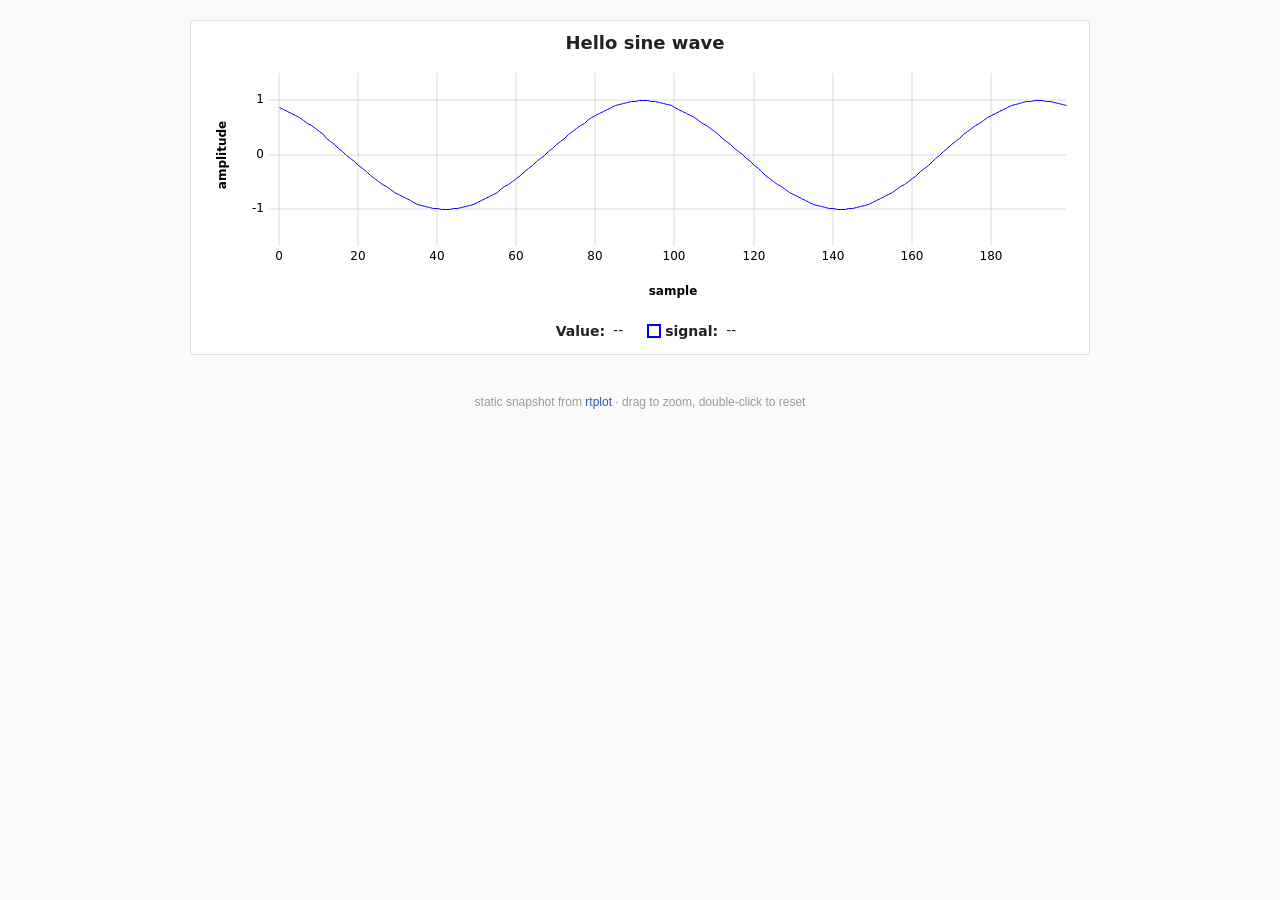
<file: examples/01_hello_world/snapshot.html>
<!doctype html>
<html lang="en">
<head>
<meta charset="utf-8" />
<title>rtplot snapshot</title>
<style>.uplot, .uplot *, .uplot *::before, .uplot *::after {box-sizing: border-box;}.uplot {font-family: system-ui, -apple-system, "Segoe UI", Roboto, "Helvetica Neue", Arial, "Noto Sans", sans-serif, "Apple Color Emoji", "Segoe UI Emoji", "Segoe UI Symbol", "Noto Color Emoji";line-height: 1.5;width: min-content;}.u-title {text-align: center;font-size: 18px;font-weight: bold;}.u-wrap {position: relative;user-select: none;}.u-over, .u-under {position: absolute;}.u-under {overflow: hidden;}.uplot canvas {display: block;position: relative;width: 100%;height: 100%;}.u-axis {position: absolute;}.u-legend {font-size: 14px;margin: auto;text-align: center;}.u-inline {display: block;}.u-inline * {display: inline-block;}.u-inline tr {margin-right: 16px;}.u-legend th {font-weight: 600;}.u-legend th > * {vertical-align: middle;display: inline-block;}.u-legend .u-marker {width: 1em;height: 1em;margin-right: 4px;background-clip: padding-box !important;}.u-inline.u-live th::after {content: ":";vertical-align: middle;}.u-inline:not(.u-live) .u-value {display: none;}.u-series > * {padding: 4px;}.u-series th {cursor: pointer;}.u-legend .u-off > * {opacity: 0.3;}.u-select {background: rgba(0,0,0,0.07);position: absolute;pointer-events: none;}.u-cursor-x, .u-cursor-y {position: absolute;left: 0;top: 0;pointer-events: none;will-change: transform;}.u-hz .u-cursor-x, .u-vt .u-cursor-y {height: 100%;border-right: 1px dashed #607D8B;}.u-hz .u-cursor-y, .u-vt .u-cursor-x {width: 100%;border-bottom: 1px dashed #607D8B;}.u-cursor-pt {position: absolute;top: 0;left: 0;border-radius: 50%;border: 0 solid;pointer-events: none;will-change: transform;/*this has to be !important since we set inline "background" shorthand */background-clip: padding-box !important;}.u-axis.u-off, .u-select.u-off, .u-cursor-x.u-off, .u-cursor-y.u-off, .u-cursor-pt.u-off {display: none;}</style>
<style>
  html, body { margin: 0; padding: 0; background: #fafafa; color: #222;
               font-family: -apple-system, BlinkMacSystemFont, "Segoe UI", Roboto, sans-serif; }
  #plots { display: flex; flex-direction: column; gap: 12px;
           max-width: 900px; margin: 0 auto; padding: 20px 16px; }
  .plot-wrap { background: #fff; border: 1px solid #ddd; border-radius: 4px; padding: 8px; }
  .snap-footer { text-align: center; font-size: 12px; color: #999; padding: 8px 0 20px; }
  .snap-footer a { color: #2a5db0; text-decoration: none; }
  .snap-footer a:hover { text-decoration: underline; }
</style>
</head>
<body>
<div id="plots"></div>
<p class="snap-footer">
  static snapshot from
  <a href="https://github.com/jmontp/rtplot">rtplot</a>
  &middot; drag to zoom, double-click to reset
</p>
<script>/*! https://github.com/leeoniya/uPlot (v1.6.31) */
var uPlot=function(){"use strict";const e="u-off",l="u-label",t="width",n="height",i="top",o="bottom",s="left",r="right",u="#000",a=u+"0",f="mousemove",c="mousedown",h="mouseup",d="mouseenter",p="mouseleave",m="dblclick",g="change",x="dppxchange",w="--",_="undefined"!=typeof window,b=_?document:null,v=_?window:null,k=_?navigator:null;let y,M;function S(e,l){if(null!=l){let t=e.classList;!t.contains(l)&&t.add(l)}}function E(e,l){let t=e.classList;t.contains(l)&&t.remove(l)}function T(e,l,t){e.style[l]=t+"px"}function z(e,l,t,n){let i=b.createElement(e);return null!=l&&S(i,l),null!=t&&t.insertBefore(i,n),i}function D(e,l){return z("div",e,l)}const P=new WeakMap;function A(l,t,n,i,o){let s="translate("+t+"px,"+n+"px)";s!=P.get(l)&&(l.style.transform=s,P.set(l,s),0>t||0>n||t>i||n>o?S(l,e):E(l,e))}const W=new WeakMap;function Y(e,l,t){let n=l+t;n!=W.get(e)&&(W.set(e,n),e.style.background=l,e.style.borderColor=t)}const C=new WeakMap;function F(e,l,t,n){let i=l+""+t;i!=C.get(e)&&(C.set(e,i),e.style.height=t+"px",e.style.width=l+"px",e.style.marginLeft=n?-l/2+"px":0,e.style.marginTop=n?-t/2+"px":0)}const H={passive:!0},R={...H,capture:!0};function G(e,l,t,n){l.addEventListener(e,t,n?R:H)}function I(e,l,t){l.removeEventListener(e,t,H)}function O(e,l,t,n){let i;t=t||0;let o=2147483647>=(n=n||l.length-1);for(;n-t>1;)i=o?t+n>>1:te((t+n)/2),e>l[i]?t=i:n=i;return e-l[t]>l[n]-e?n:t}function L(e,l,t,n){for(let i=1==n?l:t;i>=l&&t>=i;i+=n)if(null!=e[i])return i;return-1}function N(e,l,t,n){let i=ue(e),o=ue(l);e==l&&(-1==i?(e*=t,l/=t):(e/=t,l*=t));let s=10==t?ae:fe,r=1==o?ie:te,u=(1==i?te:ie)(s(le(e))),a=r(s(le(l))),f=re(t,u),c=re(t,a);return 10==t&&(0>u&&(f=Ee(f,-u)),0>a&&(c=Ee(c,-a))),n||2==t?(e=f*i,l=c*o):(e=Se(e,f),l=Me(l,c)),[e,l]}function j(e,l,t,n){let i=N(e,l,t,n);return 0==e&&(i[0]=0),0==l&&(i[1]=0),i}_&&function e(){let l=devicePixelRatio;y!=l&&(y=l,M&&I(g,M,e),M=matchMedia(`(min-resolution: ${y-.001}dppx) and (max-resolution: ${y+.001}dppx)`),G(g,M,e),v.dispatchEvent(new CustomEvent(x)))}();const U=.1,B={mode:3,pad:U},V={pad:0,soft:null,mode:0},$={min:V,max:V};function J(e,l,t,n){return He(t)?K(e,l,t):(V.pad=t,V.soft=n?0:null,V.mode=n?3:0,K(e,l,$))}function q(e,l){return null==e?l:e}function K(e,l,t){let n=t.min,i=t.max,o=q(n.pad,0),s=q(i.pad,0),r=q(n.hard,-he),u=q(i.hard,he),a=q(n.soft,he),f=q(i.soft,-he),c=q(n.mode,0),h=q(i.mode,0),d=l-e,p=ae(d),m=se(le(e),le(l)),g=ae(m),x=le(g-p);(1e-24>d||x>10)&&(d=0,0!=e&&0!=l||(d=1e-24,2==c&&a!=he&&(o=0),2==h&&f!=-he&&(s=0)));let w=d||m||1e3,_=ae(w),b=re(10,te(_)),v=Ee(Se(e-w*(0==d?0==e?.1:1:o),b/10),24),k=a>e||1!=c&&(3!=c||v>a)&&(2!=c||a>v)?he:a,y=se(r,k>v&&e>=k?k:oe(k,v)),M=Ee(Me(l+w*(0==d?0==l?.1:1:s),b/10),24),S=l>f||1!=h&&(3!=h||f>M)&&(2!=h||M>f)?-he:f,E=oe(u,M>S&&S>=l?S:se(S,M));return y==E&&0==y&&(E=100),[y,E]}const X=new Intl.NumberFormat(_?k.language:"en-US"),Z=e=>X.format(e),Q=Math,ee=Q.PI,le=Q.abs,te=Q.floor,ne=Q.round,ie=Q.ceil,oe=Q.min,se=Q.max,re=Q.pow,ue=Q.sign,ae=Q.log10,fe=Q.log2,ce=(e,l=1)=>Q.asinh(e/l),he=1/0;function de(e){return 1+(0|ae((e^e>>31)-(e>>31)))}function pe(e,l,t){return oe(se(e,l),t)}function me(e){return"function"==typeof e?e:()=>e}const ge=e=>e,xe=(e,l)=>l,we=()=>null,_e=()=>!0,be=(e,l)=>e==l,ve=/\.\d*?(?=9{6,}|0{6,})/gm,ke=e=>{if(Ce(e)||Te.has(e))return e;const l=""+e,t=l.match(ve);if(null==t)return e;let n=t[0].length-1;if(-1!=l.indexOf("e-")){let[e,t]=l.split("e");return+`${ke(e)}e${t}`}return Ee(e,n)};function ye(e,l){return ke(Ee(ke(e/l))*l)}function Me(e,l){return ke(ie(ke(e/l))*l)}function Se(e,l){return ke(te(ke(e/l))*l)}function Ee(e,l=0){if(Ce(e))return e;let t=10**l;return ne(e*t*(1+Number.EPSILON))/t}const Te=new Map;function ze(e){return((""+e).split(".")[1]||"").length}function De(e,l,t,n){let i=[],o=n.map(ze);for(let s=l;t>s;s++){let l=le(s),t=Ee(re(e,s),l);for(let r=0;n.length>r;r++){let u=10==e?+`${n[r]}e${s}`:n[r]*t,a=(0>s?l:0)+(o[r]>s?o[r]:0),f=10==e?u:Ee(u,a);i.push(f),Te.set(f,a)}}return i}const Pe={},Ae=[],We=[null,null],Ye=Array.isArray,Ce=Number.isInteger;function Fe(e){return"string"==typeof e}function He(e){let l=!1;if(null!=e){let t=e.constructor;l=null==t||t==Object}return l}function Re(e){return null!=e&&"object"==typeof e}const Ge=Object.getPrototypeOf(Uint8Array),Ie="__proto__";function Oe(e,l=He){let t;if(Ye(e)){let n=e.find((e=>null!=e));if(Ye(n)||l(n)){t=Array(e.length);for(let n=0;e.length>n;n++)t[n]=Oe(e[n],l)}else t=e.slice()}else if(e instanceof Ge)t=e.slice();else if(l(e)){t={};for(let n in e)n!=Ie&&(t[n]=Oe(e[n],l))}else t=e;return t}function Le(e){let l=arguments;for(let t=1;l.length>t;t++){let n=l[t];for(let l in n)l!=Ie&&(He(e[l])?Le(e[l],Oe(n[l])):e[l]=Oe(n[l]))}return e}function Ne(e,l,t){for(let n,i=0,o=-1;l.length>i;i++){let s=l[i];if(s>o){for(n=s-1;n>=0&&null==e[n];)e[n--]=null;for(n=s+1;t>n&&null==e[n];)e[o=n++]=null}}}const je="undefined"==typeof queueMicrotask?e=>Promise.resolve().then(e):queueMicrotask,Ue=["January","February","March","April","May","June","July","August","September","October","November","December"],Be=["Sunday","Monday","Tuesday","Wednesday","Thursday","Friday","Saturday"];function Ve(e){return e.slice(0,3)}const $e=Be.map(Ve),Je=Ue.map(Ve),qe={MMMM:Ue,MMM:Je,WWWW:Be,WWW:$e};function Ke(e){return(10>e?"0":"")+e}const Xe={YYYY:e=>e.getFullYear(),YY:e=>(e.getFullYear()+"").slice(2),MMMM:(e,l)=>l.MMMM[e.getMonth()],MMM:(e,l)=>l.MMM[e.getMonth()],MM:e=>Ke(e.getMonth()+1),M:e=>e.getMonth()+1,DD:e=>Ke(e.getDate()),D:e=>e.getDate(),WWWW:(e,l)=>l.WWWW[e.getDay()],WWW:(e,l)=>l.WWW[e.getDay()],HH:e=>Ke(e.getHours()),H:e=>e.getHours(),h:e=>{let l=e.getHours();return 0==l?12:l>12?l-12:l},AA:e=>12>e.getHours()?"AM":"PM",aa:e=>12>e.getHours()?"am":"pm",a:e=>12>e.getHours()?"a":"p",mm:e=>Ke(e.getMinutes()),m:e=>e.getMinutes(),ss:e=>Ke(e.getSeconds()),s:e=>e.getSeconds(),fff:e=>function(e){return(10>e?"00":100>e?"0":"")+e}(e.getMilliseconds())};function Ze(e,l){l=l||qe;let t,n=[],i=/\{([a-z]+)\}|[^{]+/gi;for(;t=i.exec(e);)n.push("{"==t[0][0]?Xe[t[1]]:t[0]);return e=>{let t="";for(let i=0;n.length>i;i++)t+="string"==typeof n[i]?n[i]:n[i](e,l);return t}}const Qe=(new Intl.DateTimeFormat).resolvedOptions().timeZone,el=e=>e%1==0,ll=[1,2,2.5,5],tl=De(10,-32,0,ll),nl=De(10,0,32,ll),il=nl.filter(el),ol=tl.concat(nl),sl="{YYYY}",rl="\n"+sl,ul="{M}/{D}",al="\n"+ul,fl=al+"/{YY}",cl="{aa}",hl="{h}:{mm}"+cl,dl="\n"+hl,pl=":{ss}",ml=null;function gl(e){let l=1e3*e,t=60*l,n=60*t,i=24*n,o=30*i,s=365*i;return[(1==e?De(10,0,3,ll).filter(el):De(10,-3,0,ll)).concat([l,5*l,10*l,15*l,30*l,t,5*t,10*t,15*t,30*t,n,2*n,3*n,4*n,6*n,8*n,12*n,i,2*i,3*i,4*i,5*i,6*i,7*i,8*i,9*i,10*i,15*i,o,2*o,3*o,4*o,6*o,s,2*s,5*s,10*s,25*s,50*s,100*s]),[[s,sl,ml,ml,ml,ml,ml,ml,1],[28*i,"{MMM}",rl,ml,ml,ml,ml,ml,1],[i,ul,rl,ml,ml,ml,ml,ml,1],[n,"{h}"+cl,fl,ml,al,ml,ml,ml,1],[t,hl,fl,ml,al,ml,ml,ml,1],[l,pl,fl+" "+hl,ml,al+" "+hl,ml,dl,ml,1],[e,pl+".{fff}",fl+" "+hl,ml,al+" "+hl,ml,dl,ml,1]],function(l){return(r,u,a,f,c,h)=>{let d=[],p=c>=s,m=c>=o&&s>c,g=l(a),x=Ee(g*e,3),w=Sl(g.getFullYear(),p?0:g.getMonth(),m||p?1:g.getDate()),_=Ee(w*e,3);if(m||p){let t=m?c/o:0,n=p?c/s:0,i=x==_?x:Ee(Sl(w.getFullYear()+n,w.getMonth()+t,1)*e,3),r=new Date(ne(i/e)),u=r.getFullYear(),a=r.getMonth();for(let o=0;f>=i;o++){let s=Sl(u+n*o,a+t*o,1),r=s-l(Ee(s*e,3));i=Ee((+s+r)*e,3),i>f||d.push(i)}}else{let o=i>c?c:i,s=_+(te(a)-te(x))+Me(x-_,o);d.push(s);let p=l(s),m=p.getHours()+p.getMinutes()/t+p.getSeconds()/n,g=c/n,w=h/r.axes[u]._space;for(;s=Ee(s+c,1==e?0:3),f>=s;)if(g>1){let e=te(Ee(m+g,6))%24,t=l(s).getHours()-e;t>1&&(t=-1),s-=t*n,m=(m+g)%24,.7>Ee((s-d[d.length-1])/c,3)*w||d.push(s)}else d.push(s)}return d}}]}const[xl,wl,_l]=gl(1),[bl,vl,kl]=gl(.001);function yl(e,l){return e.map((e=>e.map(((t,n)=>0==n||8==n||null==t?t:l(1==n||0==e[8]?t:e[1]+t)))))}function Ml(e,l){return(t,n,i,o,s)=>{let r,u,a,f,c,h,d=l.find((e=>s>=e[0]))||l[l.length-1];return n.map((l=>{let t=e(l),n=t.getFullYear(),i=t.getMonth(),o=t.getDate(),s=t.getHours(),p=t.getMinutes(),m=t.getSeconds(),g=n!=r&&d[2]||i!=u&&d[3]||o!=a&&d[4]||s!=f&&d[5]||p!=c&&d[6]||m!=h&&d[7]||d[1];return r=n,u=i,a=o,f=s,c=p,h=m,g(t)}))}}function Sl(e,l,t){return new Date(e,l,t)}function El(e,l){return l(e)}function Tl(e,l){return(t,n,i,o)=>null==o?w:l(e(n))}De(2,-53,53,[1]);const zl={show:!0,live:!0,isolate:!1,mount:()=>{},markers:{show:!0,width:2,stroke:function(e,l){let t=e.series[l];return t.width?t.stroke(e,l):t.points.width?t.points.stroke(e,l):null},fill:function(e,l){return e.series[l].fill(e,l)},dash:"solid"},idx:null,idxs:null,values:[]},Dl=[0,0];function Pl(e,l,t,n=!0){return e=>{0==e.button&&(!n||e.target==l)&&t(e)}}function Al(e,l,t,n=!0){return e=>{(!n||e.target==l)&&t(e)}}const Wl={show:!0,x:!0,y:!0,lock:!1,move:function(e,l,t){return Dl[0]=l,Dl[1]=t,Dl},points:{one:!1,show:function(e,l){let i=e.cursor.points,o=D(),s=i.size(e,l);T(o,t,s),T(o,n,s);let r=s/-2;T(o,"marginLeft",r),T(o,"marginTop",r);let u=i.width(e,l,s);return u&&T(o,"borderWidth",u),o},size:function(e,l){return e.series[l].points.size},width:0,stroke:function(e,l){let t=e.series[l].points;return t._stroke||t._fill},fill:function(e,l){let t=e.series[l].points;return t._fill||t._stroke}},bind:{mousedown:Pl,mouseup:Pl,click:Pl,dblclick:Pl,mousemove:Al,mouseleave:Al,mouseenter:Al},drag:{setScale:!0,x:!0,y:!1,dist:0,uni:null,click:(e,l)=>{l.stopPropagation(),l.stopImmediatePropagation()},_x:!1,_y:!1},focus:{dist:(e,l,t,n,i)=>n-i,prox:-1,bias:0},hover:{skip:[void 0],prox:null,bias:0},left:-10,top:-10,idx:null,dataIdx:null,idxs:null,event:null},Yl={show:!0,stroke:"rgba(0,0,0,0.07)",width:2},Cl=Le({},Yl,{filter:xe}),Fl=Le({},Cl,{size:10}),Hl=Le({},Yl,{show:!1}),Rl='12px system-ui, -apple-system, "Segoe UI", Roboto, "Helvetica Neue", Arial, "Noto Sans", sans-serif, "Apple Color Emoji", "Segoe UI Emoji", "Segoe UI Symbol", "Noto Color Emoji"',Gl="bold "+Rl,Il={show:!0,scale:"x",stroke:u,space:50,gap:5,size:50,labelGap:0,labelSize:30,labelFont:Gl,side:2,grid:Cl,ticks:Fl,border:Hl,font:Rl,lineGap:1.5,rotate:0},Ol={show:!0,scale:"x",auto:!1,sorted:1,min:he,max:-he,idxs:[]};function Ll(e,l){return l.map((e=>null==e?"":Z(e)))}function Nl(e,l,t,n,i,o,s){let r=[],u=Te.get(i)||0;for(let e=t=s?t:Ee(Me(t,i),u);n>=e;e=Ee(e+i,u))r.push(Object.is(e,-0)?0:e);return r}function jl(e,l,t,n,i){const o=[],s=e.scales[e.axes[l].scale].log,r=te((10==s?ae:fe)(t));i=re(s,r),10==s&&(i=ol[O(i,ol)]);let u=t,a=i*s;10==s&&(a=ol[O(a,ol)]);do{o.push(u),u+=i,10!=s||Te.has(u)||(u=Ee(u,Te.get(i))),a>u||(a=(i=u)*s,10==s&&(a=ol[O(a,ol)]))}while(n>=u);return o}function Ul(e,l,t,n,i){let o=e.scales[e.axes[l].scale].asinh,s=n>o?jl(e,l,se(o,t),n,i):[o],r=0>n||t>0?[]:[0];return(-o>t?jl(e,l,se(o,-n),-t,i):[o]).reverse().map((e=>-e)).concat(r,s)}const Bl=/./,Vl=/[12357]/,$l=/[125]/,Jl=/1/,ql=(e,l,t,n)=>e.map(((e,i)=>4==l&&0==e||i%n==0&&t.test(e.toExponential()[0>e?1:0])?e:null));function Kl(e,l,t){let n=e.axes[t],i=n.scale,o=e.scales[i],s=e.valToPos,r=n._space,u=s(10,i),a=s(9,i)-u<r?s(7,i)-u<r?s(5,i)-u<r?Jl:$l:Vl:Bl;if(a==Jl){let e=le(s(1,i)-u);if(r>e)return ql(l.slice().reverse(),o.distr,a,ie(r/e)).reverse()}return ql(l,o.distr,a,1)}function Xl(e,l,t){let n=e.axes[t],i=n.scale,o=n._space,s=e.valToPos,r=le(s(1,i)-s(2,i));return o>r?ql(l.slice().reverse(),3,Bl,ie(o/r)).reverse():l}function Zl(e,l,t,n){return null==n?w:null==l?"":Z(l)}const Ql={show:!0,scale:"y",stroke:u,space:30,gap:5,size:50,labelGap:0,labelSize:30,labelFont:Gl,side:3,grid:Cl,ticks:Fl,border:Hl,font:Rl,lineGap:1.5,rotate:0},et={scale:null,auto:!0,sorted:0,min:he,max:-he},lt=(e,l,t,n,i)=>i,tt={show:!0,auto:!0,sorted:0,gaps:lt,alpha:1,facets:[Le({},et,{scale:"x"}),Le({},et,{scale:"y"})]},nt={scale:"y",auto:!0,sorted:0,show:!0,spanGaps:!1,gaps:lt,alpha:1,points:{show:function(e,l){let{scale:t,idxs:n}=e.series[0],i=e._data[0],o=e.valToPos(i[n[0]],t,!0),s=e.valToPos(i[n[1]],t,!0);return le(s-o)/(e.series[l].points.space*y)>=n[1]-n[0]},filter:null},values:null,min:he,max:-he,idxs:[],path:null,clip:null};function it(e,l,t){return t/10}const ot={time:!0,auto:!0,distr:1,log:10,asinh:1,min:null,max:null,dir:1,ori:0},st=Le({},ot,{time:!1,ori:1}),rt={};function ut(e){let l=rt[e];return l||(l={key:e,plots:[],sub(e){l.plots.push(e)},unsub(e){l.plots=l.plots.filter((l=>l!=e))},pub(e,t,n,i,o,s,r){for(let u=0;l.plots.length>u;u++)l.plots[u]!=t&&l.plots[u].pub(e,t,n,i,o,s,r)}},null!=e&&(rt[e]=l)),l}function at(e,l,t){const n=e.mode,i=e.series[l],o=2==n?e._data[l]:e._data,s=e.scales,r=e.bbox;let u=o[0],a=2==n?o[1]:o[l],f=2==n?s[i.facets[0].scale]:s[e.series[0].scale],c=2==n?s[i.facets[1].scale]:s[i.scale],h=r.left,d=r.top,p=r.width,m=r.height,g=e.valToPosH,x=e.valToPosV;return 0==f.ori?t(i,u,a,f,c,g,x,h,d,p,m,xt,_t,vt,yt,St):t(i,u,a,f,c,x,g,d,h,m,p,wt,bt,kt,Mt,Et)}function ft(e,l){let t=0,n=0,i=q(e.bands,Ae);for(let e=0;i.length>e;e++){let o=i[e];o.series[0]==l?t=o.dir:o.series[1]==l&&(n|=1==o.dir?1:2)}return[t,1==n?-1:2==n?1:3==n?2:0]}function ct(e,l,t,n,i){let o=e.series[l],s=e.scales[2==e.mode?o.facets[1].scale:o.scale];return-1==i?s.min:1==i?s.max:3==s.distr?1==s.dir?s.min:s.max:0}function ht(e,l,t,n,i,o){return at(e,l,((e,l,s,r,u,a,f,c,h,d,p)=>{let m=e.pxRound;const g=0==r.ori?_t:bt;let x,w;1==r.dir*(0==r.ori?1:-1)?(x=t,w=n):(x=n,w=t);let _=m(a(l[x],r,d,c)),b=m(f(s[x],u,p,h)),v=m(a(l[w],r,d,c)),k=m(f(1==o?u.max:u.min,u,p,h)),y=new Path2D(i);return g(y,v,k),g(y,_,k),g(y,_,b),y}))}function dt(e,l,t,n,i,o){let s=null;if(e.length>0){s=new Path2D;const r=0==l?vt:kt;let u=t;for(let l=0;e.length>l;l++){let t=e[l];if(t[1]>t[0]){let e=t[0]-u;e>0&&r(s,u,n,e,n+o),u=t[1]}}let a=t+i-u,f=10;a>0&&r(s,u,n-f/2,a,n+o+f)}return s}function pt(e,l,t,n,i,o,s){let r=[],u=e.length;for(let a=1==i?t:n;a>=t&&n>=a;a+=i)if(null===l[a]){let f=a,c=a;if(1==i)for(;++a<=n&&null===l[a];)c=a;else for(;--a>=t&&null===l[a];)c=a;let h=o(e[f]),d=c==f?h:o(e[c]),p=f-i;h=s>0||0>p||p>=u?h:o(e[p]);let m=c+i;d=0>s||0>m||m>=u?d:o(e[m]),h>d||r.push([h,d])}return r}function mt(e){return 0==e?ge:1==e?ne:l=>ye(l,e)}function gt(e){let l=0==e?xt:wt,t=0==e?(e,l,t,n,i,o)=>{e.arcTo(l,t,n,i,o)}:(e,l,t,n,i,o)=>{e.arcTo(t,l,i,n,o)},n=0==e?(e,l,t,n,i)=>{e.rect(l,t,n,i)}:(e,l,t,n,i)=>{e.rect(t,l,i,n)};return(e,i,o,s,r,u=0,a=0)=>{0==u&&0==a?n(e,i,o,s,r):(u=oe(u,s/2,r/2),a=oe(a,s/2,r/2),l(e,i+u,o),t(e,i+s,o,i+s,o+r,u),t(e,i+s,o+r,i,o+r,a),t(e,i,o+r,i,o,a),t(e,i,o,i+s,o,u),e.closePath())}}const xt=(e,l,t)=>{e.moveTo(l,t)},wt=(e,l,t)=>{e.moveTo(t,l)},_t=(e,l,t)=>{e.lineTo(l,t)},bt=(e,l,t)=>{e.lineTo(t,l)},vt=gt(0),kt=gt(1),yt=(e,l,t,n,i,o)=>{e.arc(l,t,n,i,o)},Mt=(e,l,t,n,i,o)=>{e.arc(t,l,n,i,o)},St=(e,l,t,n,i,o,s)=>{e.bezierCurveTo(l,t,n,i,o,s)},Et=(e,l,t,n,i,o,s)=>{e.bezierCurveTo(t,l,i,n,s,o)};function Tt(){return(e,l,t,n,i)=>at(e,l,((l,o,s,r,u,a,f,c,h,d,p)=>{let m,g,{pxRound:x,points:w}=l;0==r.ori?(m=xt,g=yt):(m=wt,g=Mt);const _=Ee(w.width*y,3);let b=(w.size-w.width)/2*y,v=Ee(2*b,3),k=new Path2D,M=new Path2D,{left:S,top:E,width:T,height:z}=e.bbox;vt(M,S-v,E-v,T+2*v,z+2*v);const D=e=>{if(null!=s[e]){let l=x(a(o[e],r,d,c)),t=x(f(s[e],u,p,h));m(k,l+b,t),g(k,l,t,b,0,2*ee)}};if(i)i.forEach(D);else for(let e=t;n>=e;e++)D(e);return{stroke:_>0?k:null,fill:k,clip:M,flags:3}}))}function zt(e){return(l,t,n,i,o,s)=>{n!=i&&(o!=n&&s!=n&&e(l,t,n),o!=i&&s!=i&&e(l,t,i),e(l,t,s))}}const Dt=zt(_t),Pt=zt(bt);function At(e){const l=q(e?.alignGaps,0);return(e,t,n,i)=>at(e,t,((o,s,r,u,a,f,c,h,d,p,m)=>{let g,x,w=o.pxRound,_=e=>w(f(e,u,p,h)),b=e=>w(c(e,a,m,d));0==u.ori?(g=_t,x=Dt):(g=bt,x=Pt);const v=u.dir*(0==u.ori?1:-1),k={stroke:new Path2D,fill:null,clip:null,band:null,gaps:null,flags:1},y=k.stroke;let M,S,E,T=he,z=-he,D=_(s[1==v?n:i]),P=L(r,n,i,1*v),A=L(r,n,i,-1*v),W=_(s[P]),Y=_(s[A]),C=!1;for(let e=1==v?n:i;e>=n&&i>=e;e+=v){let l=_(s[e]),t=r[e];l==D?null!=t?(S=b(t),T==he&&(g(y,l,S),M=S),T=oe(S,T),z=se(S,z)):null===t&&(C=!0):(T!=he&&(x(y,D,T,z,M,S),E=D),null!=t?(S=b(t),g(y,l,S),T=z=M=S):(T=he,z=-he,null===t&&(C=!0)),D=l)}T!=he&&T!=z&&E!=D&&x(y,D,T,z,M,S);let[F,H]=ft(e,t);if(null!=o.fill||0!=F){let l=k.fill=new Path2D(y),n=b(o.fillTo(e,t,o.min,o.max,F));g(l,Y,n),g(l,W,n)}if(!o.spanGaps){let a=[];C&&a.push(...pt(s,r,n,i,v,_,l)),k.gaps=a=o.gaps(e,t,n,i,a),k.clip=dt(a,u.ori,h,d,p,m)}return 0!=H&&(k.band=2==H?[ht(e,t,n,i,y,-1),ht(e,t,n,i,y,1)]:ht(e,t,n,i,y,H)),k}))}function Wt(e,l,t,n,i,o,s=he){if(e.length>1){let r=null;for(let u=0,a=1/0;e.length>u;u++)if(void 0!==l[u]){if(null!=r){let l=le(e[u]-e[r]);a>l&&(a=l,s=le(t(e[u],n,i,o)-t(e[r],n,i,o)))}r=u}}return s}function Yt(e,l,t,n,i){const o=e.length;if(2>o)return null;const s=new Path2D;if(t(s,e[0],l[0]),2==o)n(s,e[1],l[1]);else{let t=Array(o),n=Array(o-1),r=Array(o-1),u=Array(o-1);for(let t=0;o-1>t;t++)r[t]=l[t+1]-l[t],u[t]=e[t+1]-e[t],n[t]=r[t]/u[t];t[0]=n[0];for(let e=1;o-1>e;e++)0===n[e]||0===n[e-1]||n[e-1]>0!=n[e]>0?t[e]=0:(t[e]=3*(u[e-1]+u[e])/((2*u[e]+u[e-1])/n[e-1]+(u[e]+2*u[e-1])/n[e]),isFinite(t[e])||(t[e]=0));t[o-1]=n[o-2];for(let n=0;o-1>n;n++)i(s,e[n]+u[n]/3,l[n]+t[n]*u[n]/3,e[n+1]-u[n]/3,l[n+1]-t[n+1]*u[n]/3,e[n+1],l[n+1])}return s}const Ct=new Set;function Ft(){for(let e of Ct)e.syncRect(!0)}_&&(G("resize",v,Ft),G("scroll",v,Ft,!0),G(x,v,(()=>{Kt.pxRatio=y})));const Ht=At(),Rt=Tt();function Gt(e,l,t,n){return(n?[e[0],e[1]].concat(e.slice(2)):[e[0]].concat(e.slice(1))).map(((e,n)=>It(e,n,l,t)))}function It(e,l,t,n){return Le({},0==l?t:n,e)}function Ot(e,l,t){return null==l?We:[l,t]}const Lt=Ot;function Nt(e,l,t){return null==l?We:J(l,t,U,!0)}function jt(e,l,t,n){return null==l?We:N(l,t,e.scales[n].log,!1)}const Ut=jt;function Bt(e,l,t,n){return null==l?We:j(l,t,e.scales[n].log,!1)}const Vt=Bt;function $t(e,l,t,n,i){let o=se(de(e),de(l)),s=l-e,r=O(i/n*s,t);do{let e=t[r],l=n*e/s;if(l>=i&&17>=o+(5>e?Te.get(e):0))return[e,l]}while(++r<t.length);return[0,0]}function Jt(e){let l,t;return[e=e.replace(/(\d+)px/,((e,n)=>(l=ne((t=+n)*y))+"px")),l,t]}function qt(e){e.show&&[e.font,e.labelFont].forEach((e=>{let l=Ee(e[2]*y,1);e[0]=e[0].replace(/[0-9.]+px/,l+"px"),e[1]=l}))}function Kt(u,g,_){const k={mode:q(u.mode,1)},M=k.mode;function P(e,l){return((3==l.distr?ae(e>0?e:l.clamp(k,e,l.min,l.max,l.key)):4==l.distr?ce(e,l.asinh):100==l.distr?l.fwd(e):e)-l._min)/(l._max-l._min)}function W(e,l,t,n){let i=P(e,l);return n+t*(-1==l.dir?1-i:i)}function C(e,l,t,n){let i=P(e,l);return n+t*(-1==l.dir?i:1-i)}function H(e,l,t,n){return 0==l.ori?W(e,l,t,n):C(e,l,t,n)}k.valToPosH=W,k.valToPosV=C;let R=!1;k.status=0;const L=k.root=D("uplot");null!=u.id&&(L.id=u.id),S(L,u.class),u.title&&(D("u-title",L).textContent=u.title);const V=z("canvas"),$=k.ctx=V.getContext("2d"),K=D("u-wrap",L);G("click",K,(e=>{e.target===Z&&(Hn!=Wn||Rn!=Yn)&&Vn.click(k,e)}),!0);const X=k.under=D("u-under",K);K.appendChild(V);const Z=k.over=D("u-over",K),te=+q((u=Oe(u)).pxAlign,1),ue=mt(te);(u.plugins||[]).forEach((e=>{e.opts&&(u=e.opts(k,u)||u)}));const fe=u.ms||.001,de=k.series=1==M?Gt(u.series||[],Ol,nt,!1):function(e,l){return e.map(((e,t)=>0==t?{}:Le({},l,e)))}(u.series||[null],tt),ge=k.axes=Gt(u.axes||[],Il,Ql,!0),ve=k.scales={},ke=k.bands=u.bands||[];ke.forEach((e=>{e.fill=me(e.fill||null),e.dir=q(e.dir,-1)}));const Me=2==M?de[1].facets[0].scale:de[0].scale,Se={axes:function(){for(let e=0;ge.length>e;e++){let l=ge[e];if(!l.show||!l._show)continue;let t,n,u=l.side,a=u%2,f=l.stroke(k,e),c=0==u||3==u?-1:1;if(l.label){let e=ne((l._lpos+l.labelGap*c)*y);dn(l.labelFont[0],f,"center",2==u?i:o),$.save(),1==a?(t=n=0,$.translate(e,ne($l+ql/2)),$.rotate((3==u?-ee:ee)/2)):(t=ne(Vl+Jl/2),n=e),$.fillText(l.label,t,n),$.restore()}let[h,d]=l._found;if(0==d)continue;let p=ve[l.scale],m=0==a?Jl:ql,g=0==a?Vl:$l,x=ne(l.gap*y),w=l._splits,_=2==p.distr?w.map((e=>un[e])):w,b=2==p.distr?un[w[1]]-un[w[0]]:h,v=l.ticks,M=l.border,S=v.show?ne(v.size*y):0,E=l._rotate*-ee/180,T=ue(l._pos*y),z=T+(S+x)*c;n=0==a?z:0,t=1==a?z:0,dn(l.font[0],f,1==l.align?s:2==l.align?r:E>0?s:0>E?r:0==a?"center":3==u?r:s,E||1==a?"middle":2==u?i:o);let D=l.font[1]*l.lineGap,P=w.map((e=>ue(H(e,p,m,g)))),A=l._values;for(let e=0;A.length>e;e++){let l=A[e];if(null!=l){0==a?t=P[e]:n=P[e],l=""+l;let i=-1==l.indexOf("\n")?[l]:l.split(/\n/gm);for(let e=0;i.length>e;e++){let l=i[e];E?($.save(),$.translate(t,n+e*D),$.rotate(E),$.fillText(l,0,0),$.restore()):$.fillText(l,t,n+e*D)}}}v.show&&kn(P,v.filter(k,_,e,d,b),a,u,T,S,Ee(v.width*y,3),v.stroke(k,e),v.dash,v.cap);let W=l.grid;W.show&&kn(P,W.filter(k,_,e,d,b),a,0==a?2:1,0==a?$l:Vl,0==a?ql:Jl,Ee(W.width*y,3),W.stroke(k,e),W.dash,W.cap),M.show&&kn([T],[1],0==a?1:0,0==a?1:2,1==a?$l:Vl,1==a?ql:Jl,Ee(M.width*y,3),M.stroke(k,e),M.dash,M.cap)}zi("drawAxes")},series:function(){Wt>0&&(de.forEach(((e,l)=>{if(l>0&&e.show&&(gn(l,!1),gn(l,!0),null==e._paths)){rn!=e.alpha&&($.globalAlpha=rn=e.alpha);let t=2==M?[0,g[l][0].length-1]:function(e){let l=pe(Yt-1,0,Wt-1),t=pe(Ft+1,0,Wt-1);for(;null==e[l]&&l>0;)l--;for(;null==e[t]&&Wt-1>t;)t++;return[l,t]}(g[l]);e._paths=e.paths(k,l,t[0],t[1]),1!=rn&&($.globalAlpha=rn=1)}})),de.forEach(((e,l)=>{if(l>0&&e.show){rn!=e.alpha&&($.globalAlpha=rn=e.alpha),null!=e._paths&&xn(l,!1);{let t=null!=e._paths?e._paths.gaps:null,n=e.points.show(k,l,Yt,Ft,t),i=e.points.filter(k,l,n,t);(n||i)&&(e.points._paths=e.points.paths(k,l,Yt,Ft,i),xn(l,!0))}1!=rn&&($.globalAlpha=rn=1),zi("drawSeries",l)}})))}},De=(u.drawOrder||["axes","series"]).map((e=>Se[e]));function Ce(e){let l=ve[e];if(null==l){let t=(u.scales||Pe)[e]||Pe;if(null!=t.from)Ce(t.from),ve[e]=Le({},ve[t.from],t,{key:e});else{l=ve[e]=Le({},e==Me?ot:st,t),l.key=e;let n=l.time,i=l.range,o=Ye(i);if((e!=Me||2==M&&!n)&&(!o||null!=i[0]&&null!=i[1]||(i={min:null==i[0]?B:{mode:1,hard:i[0],soft:i[0]},max:null==i[1]?B:{mode:1,hard:i[1],soft:i[1]}},o=!1),!o&&He(i))){let e=i;i=(l,t,n)=>null==t?We:J(t,n,e)}l.range=me(i||(n?Lt:e==Me?3==l.distr?Ut:4==l.distr?Vt:Ot:3==l.distr?jt:4==l.distr?Bt:Nt)),l.auto=me(!o&&l.auto),l.clamp=me(l.clamp||it),l._min=l._max=null}}}Ce("x"),Ce("y"),1==M&&de.forEach((e=>{Ce(e.scale)})),ge.forEach((e=>{Ce(e.scale)}));for(let e in u.scales)Ce(e);const Ge=ve[Me],Ie=Ge.distr;let Ne,Ue;0==Ge.ori?(S(L,"u-hz"),Ne=W,Ue=C):(S(L,"u-vt"),Ne=C,Ue=W);const Be={};for(let e in ve){let l=ve[e];null==l.min&&null==l.max||(Be[e]={min:l.min,max:l.max},l.min=l.max=null)}const Ve=u.tzDate||(e=>new Date(ne(e/fe))),$e=u.fmtDate||Ze,Je=1==fe?_l(Ve):kl(Ve),qe=Ml(Ve,yl(1==fe?wl:vl,$e)),Ke=Tl(Ve,El("{YYYY}-{MM}-{DD} {h}:{mm}{aa}",$e)),Xe=[],Qe=k.legend=Le({},zl,u.legend),el=Qe.show,ll=Qe.markers;let tl,nl,sl;Qe.idxs=Xe,ll.width=me(ll.width),ll.dash=me(ll.dash),ll.stroke=me(ll.stroke),ll.fill=me(ll.fill);let rl,ul=[],al=[],fl=!1,cl={};if(Qe.live){const e=de[1]?de[1].values:null;fl=null!=e,rl=fl?e(k,1,0):{_:0};for(let e in rl)cl[e]=w}if(el)if(tl=z("table","u-legend",L),sl=z("tbody",null,tl),Qe.mount(k,tl),fl){nl=z("thead",null,tl,sl);let e=z("tr",null,nl);for(var hl in z("th",null,e),rl)z("th",l,e).textContent=hl}else S(tl,"u-inline"),Qe.live&&S(tl,"u-live");const dl={show:!0},pl={show:!1},ml=new Map;function gl(e,l,t,n=!0){const i=ml.get(l)||{},o=xt.bind[e](k,l,t,n);o&&(G(e,l,i[e]=o),ml.set(l,i))}function Sl(e,l){const t=ml.get(l)||{};for(let n in t)null!=e&&n!=e||(I(n,l,t[n]),delete t[n]);null==e&&ml.delete(l)}let Dl=0,Pl=0,Al=0,Yl=0,Cl=0,Fl=0,Hl=Cl,Rl=Fl,Gl=Al,Bl=Yl,Vl=0,$l=0,Jl=0,ql=0;k.bbox={};let et=!1,lt=!1,rt=!1,at=!1,ft=!1,ht=!1;function dt(e,l,t){(t||e!=k.width||l!=k.height)&&pt(e,l),Sn(!1),rt=!0,lt=!0,Nn()}function pt(e,l){k.width=Dl=Al=e,k.height=Pl=Yl=l,Cl=Fl=0,function(){let e=!1,l=!1,t=!1,n=!1;ge.forEach((i=>{if(i.show&&i._show){let{side:o,_size:s}=i,r=s+(null!=i.label?i.labelSize:0);r>0&&(o%2?(Al-=r,3==o?(Cl+=r,n=!0):t=!0):(Yl-=r,0==o?(Fl+=r,e=!0):l=!0))}})),zt[0]=e,zt[1]=t,zt[2]=l,zt[3]=n,Al-=At[1]+At[3],Cl+=At[3],Yl-=At[2]+At[0],Fl+=At[0]}(),function(){let e=Cl+Al,l=Fl+Yl,t=Cl,n=Fl;function i(i,o){switch(i){case 1:return e+=o,e-o;case 2:return l+=o,l-o;case 3:return t-=o,t+o;case 0:return n-=o,n+o}}ge.forEach((e=>{if(e.show&&e._show){let l=e.side;e._pos=i(l,e._size),null!=e.label&&(e._lpos=i(l,e.labelSize))}}))}();let t=k.bbox;Vl=t.left=ye(Cl*y,.5),$l=t.top=ye(Fl*y,.5),Jl=t.width=ye(Al*y,.5),ql=t.height=ye(Yl*y,.5)}const gt=3;k.setSize=function({width:e,height:l}){dt(e,l)};const xt=k.cursor=Le({},Wl,{drag:{y:2==M}},u.cursor);if(null==xt.dataIdx){let e=xt.hover,l=e.skip=new Set(e.skip??[]);l.add(void 0);let t=e.prox=me(e.prox),n=e.bias??=0;xt.dataIdx=(e,i,o,s)=>{if(0==i)return o;let r=o,u=t(e,i,o,s)??he,a=u>=0&&he>u,f=0==Ge.ori?Al:Yl,c=xt.left,h=g[0],d=g[i];if(l.has(d[o])){r=null;let e,t=null,i=null;if(0==n||-1==n)for(e=o;null==t&&e-- >0;)l.has(d[e])||(t=e);if(0==n||1==n)for(e=o;null==i&&e++<d.length;)l.has(d[e])||(i=e);if(null!=t||null!=i)if(a){let e=c-(null==t?-1/0:Ne(h[t],Ge,f,0)),l=(null==i?1/0:Ne(h[i],Ge,f,0))-c;e>l?l>u||(r=i):e>u||(r=t)}else r=null==i?t:null==t||o-t>i-o?i:t}else a&&le(c-Ne(h[o],Ge,f,0))>u&&(r=null);return r}}const wt=e=>{xt.event=e};xt.idxs=Xe,xt._lock=!1;let _t=xt.points;_t.show=me(_t.show),_t.size=me(_t.size),_t.stroke=me(_t.stroke),_t.width=me(_t.width),_t.fill=me(_t.fill);const bt=k.focus=Le({},u.focus||{alpha:.3},xt.focus),vt=bt.prox>=0,kt=vt&&_t.one;let yt=[],Mt=[],St=[];function Et(e,l){let t=_t.show(k,l);if(t)return S(t,"u-cursor-pt"),S(t,e.class),A(t,-10,-10,Al,Yl),Z.insertBefore(t,yt[l]),t}function Tt(t,n){if(1==M||n>0){let e=1==M&&ve[t.scale].time,l=t.value;t.value=e?Fe(l)?Tl(Ve,El(l,$e)):l||Ke:l||Zl,t.label=t.label||(e?"Time":"Value")}if(kt||n>0){t.width=null==t.width?1:t.width,t.paths=t.paths||Ht||we,t.fillTo=me(t.fillTo||ct),t.pxAlign=+q(t.pxAlign,te),t.pxRound=mt(t.pxAlign),t.stroke=me(t.stroke||null),t.fill=me(t.fill||null),t._stroke=t._fill=t._paths=t._focus=null;let e=function(e){return Ee(1*(3+2*(e||1)),3)}(se(1,t.width)),l=t.points=Le({},{size:e,width:se(1,.2*e),stroke:t.stroke,space:2*e,paths:Rt,_stroke:null,_fill:null},t.points);l.show=me(l.show),l.filter=me(l.filter),l.fill=me(l.fill),l.stroke=me(l.stroke),l.paths=me(l.paths),l.pxAlign=t.pxAlign}if(el){let i=function(t,n){if(0==n&&(fl||!Qe.live||2==M))return We;let i=[],o=z("tr","u-series",sl,sl.childNodes[n]);S(o,t.class),t.show||S(o,e);let s=z("th",null,o);if(ll.show){let e=D("u-marker",s);if(n>0){let l=ll.width(k,n);l&&(e.style.border=l+"px "+ll.dash(k,n)+" "+ll.stroke(k,n)),e.style.background=ll.fill(k,n)}}let r=D(l,s);for(var u in r.textContent=t.label,n>0&&(ll.show||(r.style.color=t.width>0?ll.stroke(k,n):ll.fill(k,n)),gl("click",s,(e=>{if(xt._lock)return;wt(e);let l=de.indexOf(t);if((e.ctrlKey||e.metaKey)!=Qe.isolate){let e=de.some(((e,t)=>t>0&&t!=l&&e.show));de.forEach(((t,n)=>{n>0&&Qn(n,e?n==l?dl:pl:dl,!0,Pi.setSeries)}))}else Qn(l,{show:!t.show},!0,Pi.setSeries)}),!1),vt&&gl(d,s,(e=>{xt._lock||(wt(e),Qn(de.indexOf(t),ni,!0,Pi.setSeries))}),!1)),rl){let e=z("td","u-value",o);e.textContent="--",i.push(e)}return[o,i]}(t,n);ul.splice(n,0,i[0]),al.splice(n,0,i[1]),Qe.values.push(null)}if(xt.show){Xe.splice(n,0,null);let e=null;kt?0==n&&(e=Et(t,n)):n>0&&(e=Et(t,n)),yt.splice(n,0,e),Mt.splice(n,0,0),St.splice(n,0,0)}zi("addSeries",n)}k.addSeries=function(e,l){l=null==l?de.length:l,e=1==M?It(e,l,Ol,nt):It(e,l,{},tt),de.splice(l,0,e),Tt(de[l],l)},k.delSeries=function(e){if(de.splice(e,1),el){Qe.values.splice(e,1),al.splice(e,1);let l=ul.splice(e,1)[0];Sl(null,l.firstChild),l.remove()}xt.show&&(Xe.splice(e,1),yt.splice(e,1)[0].remove(),Mt.splice(e,1),St.splice(e,1)),zi("delSeries",e)};const zt=[!1,!1,!1,!1];function Dt(e,l,t){let[n,i,o,s]=t,r=l%2,u=0;return 0==r&&(s||i)&&(u=0==l&&!n||2==l&&!o?ne(Il.size/3):0),1==r&&(n||o)&&(u=1==l&&!i||3==l&&!s?ne(Ql.size/2):0),u}const Pt=k.padding=(u.padding||[Dt,Dt,Dt,Dt]).map((e=>me(q(e,Dt)))),At=k._padding=Pt.map(((e,l)=>e(k,l,zt,0)));let Wt,Yt=null,Ft=null;const Kt=1==M?de[0].idxs:null;let Xt,Zt,Qt,en,ln,tn,nn,on,sn,rn,un=null,an=!1;function fn(e,l){if(k.data=k._data=g=null==e?[]:e,2==M){Wt=0;for(let e=1;de.length>e;e++)Wt+=g[e][0].length}else{0==g.length&&(k.data=k._data=g=[[]]),un=g[0],Wt=un.length;let e=g;if(2==Ie){e=g.slice();let l=e[0]=Array(Wt);for(let e=0;Wt>e;e++)l[e]=e}k._data=g=e}if(Sn(!0),zi("setData"),2==Ie&&(rt=!0),!1!==l){let e=Ge;e.auto(k,an)?cn():Zn(Me,e.min,e.max),at=at||xt.left>=0,ht=!0,Nn()}}function cn(){let e,l;an=!0,1==M&&(Wt>0?(Yt=Kt[0]=0,Ft=Kt[1]=Wt-1,e=g[0][Yt],l=g[0][Ft],2==Ie?(e=Yt,l=Ft):e==l&&(3==Ie?[e,l]=N(e,e,Ge.log,!1):4==Ie?[e,l]=j(e,e,Ge.log,!1):Ge.time?l=e+ne(86400/fe):[e,l]=J(e,l,U,!0))):(Yt=Kt[0]=e=null,Ft=Kt[1]=l=null)),Zn(Me,e,l)}function hn(e,l,t,n,i,o){e??=a,t??=Ae,n??="butt",i??=a,o??="round",e!=Xt&&($.strokeStyle=Xt=e),i!=Zt&&($.fillStyle=Zt=i),l!=Qt&&($.lineWidth=Qt=l),o!=ln&&($.lineJoin=ln=o),n!=tn&&($.lineCap=tn=n),t!=en&&$.setLineDash(en=t)}function dn(e,l,t,n){l!=Zt&&($.fillStyle=Zt=l),e!=nn&&($.font=nn=e),t!=on&&($.textAlign=on=t),n!=sn&&($.textBaseline=sn=n)}function pn(e,l,t,n,i=0){if(n.length>0&&e.auto(k,an)&&(null==l||null==l.min)){let l=q(Yt,0),o=q(Ft,n.length-1),s=null==t.min?3==e.distr?function(e,l,t){let n=he,i=-he;for(let o=l;t>=o;o++){let l=e[o];null!=l&&l>0&&(n>l&&(n=l),l>i&&(i=l))}return[n,i]}(n,l,o):function(e,l,t,n){let i=he,o=-he;if(1==n)i=e[l],o=e[t];else if(-1==n)i=e[t],o=e[l];else for(let n=l;t>=n;n++){let l=e[n];null!=l&&(i>l&&(i=l),l>o&&(o=l))}return[i,o]}(n,l,o,i):[t.min,t.max];e.min=oe(e.min,t.min=s[0]),e.max=se(e.max,t.max=s[1])}}k.setData=fn;const mn={min:null,max:null};function gn(e,l){let t=l?de[e].points:de[e];t._stroke=t.stroke(k,e),t._fill=t.fill(k,e)}function xn(e,l){let t=l?de[e].points:de[e],{stroke:n,fill:i,clip:o,flags:s,_stroke:r=t._stroke,_fill:u=t._fill,_width:a=t.width}=t._paths;a=Ee(a*y,3);let f=null,c=a%2/2;l&&null==u&&(u=a>0?"#fff":r);let h=1==t.pxAlign&&c>0;if(h&&$.translate(c,c),!l){let e=Vl-a/2,l=$l-a/2,t=Jl+a,n=ql+a;f=new Path2D,f.rect(e,l,t,n)}l?_n(r,a,t.dash,t.cap,u,n,i,s,o):function(e,l,t,n,i,o,s,r,u,a,f){let c=!1;0!=u&&ke.forEach(((h,d)=>{if(h.series[0]==e){let e,p=de[h.series[1]],m=g[h.series[1]],x=(p._paths||Pe).band;Ye(x)&&(x=1==h.dir?x[0]:x[1]);let w=null;p.show&&x&&function(e,l,t){for(l=q(l,0),t=q(t,e.length-1);t>=l;){if(null!=e[l])return!0;l++}return!1}(m,Yt,Ft)?(w=h.fill(k,d)||o,e=p._paths.clip):x=null,_n(l,t,n,i,w,s,r,u,a,f,e,x),c=!0}})),c||_n(l,t,n,i,o,s,r,u,a,f)}(e,r,a,t.dash,t.cap,u,n,i,s,f,o),h&&$.translate(-c,-c)}const wn=3;function _n(e,l,t,n,i,o,s,r,u,a,f,c){hn(e,l,t,n,i),(u||a||c)&&($.save(),u&&$.clip(u),a&&$.clip(a)),c?(r&wn)==wn?($.clip(c),f&&$.clip(f),vn(i,s),bn(e,o,l)):2&r?(vn(i,s),$.clip(c),bn(e,o,l)):1&r&&($.save(),$.clip(c),f&&$.clip(f),vn(i,s),$.restore(),bn(e,o,l)):(vn(i,s),bn(e,o,l)),(u||a||c)&&$.restore()}function bn(e,l,t){t>0&&(l instanceof Map?l.forEach(((e,l)=>{$.strokeStyle=Xt=l,$.stroke(e)})):null!=l&&e&&$.stroke(l))}function vn(e,l){l instanceof Map?l.forEach(((e,l)=>{$.fillStyle=Zt=l,$.fill(e)})):null!=l&&e&&$.fill(l)}function kn(e,l,t,n,i,o,s,r,u,a){let f=s%2/2;1==te&&$.translate(f,f),hn(r,s,u,a,r),$.beginPath();let c,h,d,p,m=i+(0==n||3==n?-o:o);0==t?(h=i,p=m):(c=i,d=m);for(let n=0;e.length>n;n++)null!=l[n]&&(0==t?c=d=e[n]:h=p=e[n],$.moveTo(c,h),$.lineTo(d,p));$.stroke(),1==te&&$.translate(-f,-f)}function yn(e){let l=!0;return ge.forEach(((t,n)=>{if(!t.show)return;let i=ve[t.scale];if(null==i.min)return void(t._show&&(l=!1,t._show=!1,Sn(!1)));t._show||(l=!1,t._show=!0,Sn(!1));let o=t.side,s=o%2,{min:r,max:u}=i,[a,f]=function(e,l,t,n){let i,o=ge[e];if(n>0){let s=o._space=o.space(k,e,l,t,n);i=$t(l,t,o._incrs=o.incrs(k,e,l,t,n,s),n,s)}else i=[0,0];return o._found=i}(n,r,u,0==s?Al:Yl);if(0==f)return;let c=t._splits=t.splits(k,n,r,u,a,f,2==i.distr),h=2==i.distr?c.map((e=>un[e])):c,d=2==i.distr?un[c[1]]-un[c[0]]:a,p=t._values=t.values(k,t.filter(k,h,n,f,d),n,f,d);t._rotate=2==o?t.rotate(k,p,n,f):0;let m=t._size;t._size=ie(t.size(k,p,n,e)),null!=m&&t._size!=m&&(l=!1)})),l}function Mn(e){let l=!0;return Pt.forEach(((t,n)=>{let i=t(k,n,zt,e);i!=At[n]&&(l=!1),At[n]=i})),l}function Sn(e){de.forEach(((l,t)=>{t>0&&(l._paths=null,e&&(1==M?(l.min=null,l.max=null):l.facets.forEach((e=>{e.min=null,e.max=null}))))}))}let En,Tn,zn,Dn,Pn,An,Wn,Yn,Cn,Fn,Hn,Rn,Gn=!1,In=!1,On=[];function Ln(){In=!1;for(let e=0;On.length>e;e++)zi(...On[e]);On.length=0}function Nn(){Gn||(je(jn),Gn=!0)}function jn(){if(et&&(function(){for(let e in ve){let l=ve[e];null==Be[e]&&(null==l.min||null!=Be[Me]&&l.auto(k,an))&&(Be[e]=mn)}for(let e in ve){let l=ve[e];null==Be[e]&&null!=l.from&&null!=Be[l.from]&&(Be[e]=mn)}null!=Be[Me]&&Sn(!0);let e={};for(let l in Be){let t=Be[l];if(null!=t){let n=e[l]=Oe(ve[l],Re);if(null!=t.min)Le(n,t);else if(l!=Me||2==M)if(0==Wt&&null==n.from){let e=n.range(k,null,null,l);n.min=e[0],n.max=e[1]}else n.min=he,n.max=-he}}if(Wt>0){de.forEach(((l,t)=>{if(1==M){let n=l.scale,i=Be[n];if(null==i)return;let o=e[n];if(0==t){let e=o.range(k,o.min,o.max,n);o.min=e[0],o.max=e[1],Yt=O(o.min,g[0]),Ft=O(o.max,g[0]),Ft-Yt>1&&(o.min>g[0][Yt]&&Yt++,g[0][Ft]>o.max&&Ft--),l.min=un[Yt],l.max=un[Ft]}else l.show&&l.auto&&pn(o,i,l,g[t],l.sorted);l.idxs[0]=Yt,l.idxs[1]=Ft}else if(t>0&&l.show&&l.auto){let[n,i]=l.facets,o=n.scale,s=i.scale,[r,u]=g[t],a=e[o],f=e[s];null!=a&&pn(a,Be[o],n,r,n.sorted),null!=f&&pn(f,Be[s],i,u,i.sorted),l.min=i.min,l.max=i.max}}));for(let l in e){let t=e[l],n=Be[l];if(null==t.from&&(null==n||null==n.min)){let e=t.range(k,t.min==he?null:t.min,t.max==-he?null:t.max,l);t.min=e[0],t.max=e[1]}}}for(let l in e){let t=e[l];if(null!=t.from){let n=e[t.from];if(null==n.min)t.min=t.max=null;else{let e=t.range(k,n.min,n.max,l);t.min=e[0],t.max=e[1]}}}let l={},t=!1;for(let n in e){let i=e[n],o=ve[n];if(o.min!=i.min||o.max!=i.max){o.min=i.min,o.max=i.max;let e=o.distr;o._min=3==e?ae(o.min):4==e?ce(o.min,o.asinh):100==e?o.fwd(o.min):o.min,o._max=3==e?ae(o.max):4==e?ce(o.max,o.asinh):100==e?o.fwd(o.max):o.max,l[n]=t=!0}}if(t){de.forEach(((e,t)=>{2==M?t>0&&l.y&&(e._paths=null):l[e.scale]&&(e._paths=null)}));for(let e in l)rt=!0,zi("setScale",e);xt.show&&xt.left>=0&&(at=ht=!0)}for(let e in Be)Be[e]=null}(),et=!1),rt&&(function(){let e=!1,l=0;for(;!e;){l++;let t=yn(l),n=Mn(l);e=l==gt||t&&n,e||(pt(k.width,k.height),lt=!0)}}(),rt=!1),lt){if(T(X,s,Cl),T(X,i,Fl),T(X,t,Al),T(X,n,Yl),T(Z,s,Cl),T(Z,i,Fl),T(Z,t,Al),T(Z,n,Yl),T(K,t,Dl),T(K,n,Pl),V.width=ne(Dl*y),V.height=ne(Pl*y),ge.forEach((({_el:l,_show:t,_size:n,_pos:i,side:o})=>{if(null!=l)if(t){let t=o%2==1;T(l,t?"left":"top",i-(3===o||0===o?n:0)),T(l,t?"width":"height",n),T(l,t?"top":"left",t?Fl:Cl),T(l,t?"height":"width",t?Yl:Al),E(l,e)}else S(l,e)})),Xt=Zt=Qt=ln=tn=nn=on=sn=en=null,rn=1,di(!0),Cl!=Hl||Fl!=Rl||Al!=Gl||Yl!=Bl){Sn(!1);let e=Al/Gl,l=Yl/Bl;if(xt.show&&!at&&xt.left>=0){xt.left*=e,xt.top*=l,zn&&A(zn,ne(xt.left),0,Al,Yl),Dn&&A(Dn,0,ne(xt.top),Al,Yl);for(let t=0;yt.length>t;t++){let n=yt[t];null!=n&&(Mt[t]*=e,St[t]*=l,A(n,ie(Mt[t]),ie(St[t]),Al,Yl))}}if(qn.show&&!ft&&qn.left>=0&&qn.width>0){qn.left*=e,qn.width*=e,qn.top*=l,qn.height*=l;for(let e in gi)T(Kn,e,qn[e])}Hl=Cl,Rl=Fl,Gl=Al,Bl=Yl}zi("setSize"),lt=!1}Dl>0&&Pl>0&&($.clearRect(0,0,V.width,V.height),zi("drawClear"),De.forEach((e=>e())),zi("draw")),qn.show&&ft&&(Xn(qn),ft=!1),xt.show&&at&&(ci(null,!0,!1),at=!1),Qe.show&&Qe.live&&ht&&(ai(),ht=!1),R||(R=!0,k.status=1,zi("ready")),an=!1,Gn=!1}function Un(e,l){let t=ve[e];if(null==t.from){if(0==Wt){let n=t.range(k,l.min,l.max,e);l.min=n[0],l.max=n[1]}if(l.min>l.max){let e=l.min;l.min=l.max,l.max=e}if(Wt>1&&null!=l.min&&null!=l.max&&1e-16>l.max-l.min)return;e==Me&&2==t.distr&&Wt>0&&(l.min=O(l.min,g[0]),l.max=O(l.max,g[0]),l.min==l.max&&l.max++),Be[e]=l,et=!0,Nn()}}k.batch=function(e,l=!1){Gn=!0,In=l,e(k),jn(),l&&On.length>0&&queueMicrotask(Ln)},k.redraw=(e,l)=>{rt=l||!1,!1!==e?Zn(Me,Ge.min,Ge.max):Nn()},k.setScale=Un;let Bn=!1;const Vn=xt.drag;let $n=Vn.x,Jn=Vn.y;xt.show&&(xt.x&&(En=D("u-cursor-x",Z)),xt.y&&(Tn=D("u-cursor-y",Z)),0==Ge.ori?(zn=En,Dn=Tn):(zn=Tn,Dn=En),Hn=xt.left,Rn=xt.top);const qn=k.select=Le({show:!0,over:!0,left:0,width:0,top:0,height:0},u.select),Kn=qn.show?D("u-select",qn.over?Z:X):null;function Xn(e,l){if(qn.show){for(let l in e)qn[l]=e[l],l in gi&&T(Kn,l,e[l]);!1!==l&&zi("setSelect")}}function Zn(e,l,t){Un(e,{min:l,max:t})}function Qn(l,t,n,i){null!=t.focus&&function(e){if(e!=ti){let l=null==e,t=1!=bt.alpha;de.forEach(((n,i)=>{if(1==M||i>0){let o=l||0==i||i==e;n._focus=l?null:o,t&&function(e,l){de[e].alpha=l,xt.show&&yt[e]&&(yt[e].style.opacity=l),el&&ul[e]&&(ul[e].style.opacity=l)}(i,o?1:bt.alpha)}})),ti=e,t&&Nn()}}(l),null!=t.show&&de.forEach(((n,i)=>{0>=i||l!=i&&null!=l||(n.show=t.show,function(l){let t=el?ul[l]:null;de[l].show?t&&E(t,e):(t&&S(t,e),A(kt?yt[0]:yt[l],-10,-10,Al,Yl))}(i),2==M?(Zn(n.facets[0].scale,null,null),Zn(n.facets[1].scale,null,null)):Zn(n.scale,null,null),Nn())})),!1!==n&&zi("setSeries",l,t),i&&Yi("setSeries",k,l,t)}let ei,li,ti;k.setSelect=Xn,k.setSeries=Qn,k.addBand=function(e,l){e.fill=me(e.fill||null),e.dir=q(e.dir,-1),ke.splice(l=null==l?ke.length:l,0,e)},k.setBand=function(e,l){Le(ke[e],l)},k.delBand=function(e){null==e?ke.length=0:ke.splice(e,1)};const ni={focus:!0};function ii(e,l,t){let n=ve[l];t&&(e=e/y-(1==n.ori?Fl:Cl));let i=Al;1==n.ori&&(i=Yl,e=i-e),-1==n.dir&&(e=i-e);let o=n._min,s=o+e/i*(n._max-o),r=n.distr;return 3==r?re(10,s):4==r?((e,l=1)=>Q.sinh(e)*l)(s,n.asinh):100==r?n.bwd(s):s}function oi(e,l){T(Kn,s,qn.left=e),T(Kn,t,qn.width=l)}function si(e,l){T(Kn,i,qn.top=e),T(Kn,n,qn.height=l)}el&&vt&&gl(p,tl,(e=>{xt._lock||(wt(e),null!=ti&&Qn(null,ni,!0,Pi.setSeries))})),k.valToIdx=e=>O(e,g[0]),k.posToIdx=function(e,l){return O(ii(e,Me,l),g[0],Yt,Ft)},k.posToVal=ii,k.valToPos=(e,l,t)=>0==ve[l].ori?W(e,ve[l],t?Jl:Al,t?Vl:0):C(e,ve[l],t?ql:Yl,t?$l:0),k.setCursor=(e,l,t)=>{Hn=e.left,Rn=e.top,ci(null,l,t)};let ri=0==Ge.ori?oi:si,ui=1==Ge.ori?oi:si;function ai(e,l){if(null!=e&&(e.idxs?e.idxs.forEach(((e,l)=>{Xe[l]=e})):(e=>void 0===e)(e.idx)||Xe.fill(e.idx),Qe.idx=Xe[0]),el&&Qe.live){for(let e=0;de.length>e;e++)(e>0||1==M&&!fl)&&fi(e,Xe[e]);!function(){if(el&&Qe.live)for(let e=2==M?1:0;de.length>e;e++){if(0==e&&fl)continue;let l=Qe.values[e],t=0;for(let n in l)al[e][t++].firstChild.nodeValue=l[n]}}()}ht=!1,!1!==l&&zi("setLegend")}function fi(e,l){let t,n=de[e],i=0==e&&2==Ie?un:g[e];fl?t=n.values(k,e,l)??cl:(t=n.value(k,null==l?null:i[l],e,l),t=null==t?cl:{_:t}),Qe.values[e]=t}function ci(e,l,t){let n;Cn=Hn,Fn=Rn,[Hn,Rn]=xt.move(k,Hn,Rn),xt.left=Hn,xt.top=Rn,xt.show&&(zn&&A(zn,ne(Hn),0,Al,Yl),Dn&&A(Dn,0,ne(Rn),Al,Yl)),ei=he,li=null;let i=0==Ge.ori?Al:Yl,o=1==Ge.ori?Al:Yl;if(0>Hn||0==Wt||Yt>Ft){n=xt.idx=null;for(let e=0;de.length>e;e++){let l=yt[e];null!=l&&A(l,-10,-10,Al,Yl)}vt&&Qn(null,ni,!0,null==e&&Pi.setSeries),Qe.live&&(Xe.fill(n),ht=!0)}else{let e,l,t;1==M&&(e=0==Ge.ori?Hn:Rn,l=ii(e,Me),n=xt.idx=O(l,g[0],Yt,Ft),t=Ne(g[0][n],Ge,i,0));let s=-10,r=-10,u=0,a=0,f=!0,c="",h="";for(let e=2==M?1:0;de.length>e;e++){let d=de[e],p=Xe[e],m=null==p?null:1==M?g[e][p]:g[e][1][p],x=xt.dataIdx(k,e,n,l),w=null==x?null:1==M?g[e][x]:g[e][1][x];ht=ht||w!=m||x!=p,Xe[e]=x;let _=x==n?t:Ne(1==M?g[0][x]:g[e][0][x],Ge,i,0);if(e>0&&d.show){let l=null==w?-10:Ue(w,1==M?ve[d.scale]:ve[d.facets[1].scale],o,0);if(vt&&null!=w){let t=1==Ge.ori?Hn:Rn,n=le(bt.dist(k,e,x,l,t));if(ei>n){let l=bt.bias;if(0!=l){let i=ii(t,d.scale),o=0>i?-1:1;o!=(0>w?-1:1)||(1==o?1==l?i>w:w>i:1==l?w>i:i>w)||(ei=n,li=e)}else ei=n,li=e}}if(ht||kt){let t,n;0==Ge.ori?(t=_,n=l):(t=l,n=_);let i,o,d,p,m,g,x=!0,w=_t.bbox;if(null!=w){x=!1;let l=w(k,e);d=l.left,p=l.top,i=l.width,o=l.height}else d=t,p=n,i=o=_t.size(k,e);if(g=_t.fill(k,e),m=_t.stroke(k,e),kt)e!=li||ei>bt.prox||(s=d,r=p,u=i,a=o,f=x,c=g,h=m);else{let l=yt[e];null!=l&&(Mt[e]=d,St[e]=p,F(l,i,o,x),Y(l,g,m),A(l,ie(d),ie(p),Al,Yl))}}}}if(kt){let e=bt.prox;if(ht||(null==ti?e>=ei:ei>e||li!=ti)){let e=yt[0];Mt[0]=s,St[0]=r,F(e,u,a,f),Y(e,c,h),A(e,ie(s),ie(r),Al,Yl)}}}if(qn.show&&Bn)if(null!=e){let[l,t]=Pi.scales,[n,s]=Pi.match,[r,u]=e.cursor.sync.scales,a=e.cursor.drag;if($n=a._x,Jn=a._y,$n||Jn){let a,f,c,h,d,{left:p,top:m,width:g,height:x}=e.select,w=e.scales[r].ori,_=e.posToVal,b=null!=l&&n(l,r),v=null!=t&&s(t,u);b&&$n?(0==w?(a=p,f=g):(a=m,f=x),c=ve[l],h=Ne(_(a,r),c,i,0),d=Ne(_(a+f,r),c,i,0),ri(oe(h,d),le(d-h))):ri(0,i),v&&Jn?(1==w?(a=p,f=g):(a=m,f=x),c=ve[t],h=Ue(_(a,u),c,o,0),d=Ue(_(a+f,u),c,o,0),ui(oe(h,d),le(d-h))):ui(0,o)}else xi()}else{let e=le(Cn-Pn),l=le(Fn-An);if(1==Ge.ori){let t=e;e=l,l=t}$n=Vn.x&&e>=Vn.dist,Jn=Vn.y&&l>=Vn.dist;let t,n,s=Vn.uni;null!=s?$n&&Jn&&($n=e>=s,Jn=l>=s,$n||Jn||(l>e?Jn=!0:$n=!0)):Vn.x&&Vn.y&&($n||Jn)&&($n=Jn=!0),$n&&(0==Ge.ori?(t=Wn,n=Hn):(t=Yn,n=Rn),ri(oe(t,n),le(n-t)),Jn||ui(0,o)),Jn&&(1==Ge.ori?(t=Wn,n=Hn):(t=Yn,n=Rn),ui(oe(t,n),le(n-t)),$n||ri(0,i)),$n||Jn||(ri(0,0),ui(0,0))}if(Vn._x=$n,Vn._y=Jn,null==e){if(t){if(null!=Ai){let[e,l]=Pi.scales;Pi.values[0]=null!=e?ii(0==Ge.ori?Hn:Rn,e):null,Pi.values[1]=null!=l?ii(1==Ge.ori?Hn:Rn,l):null}Yi(f,k,Hn,Rn,Al,Yl,n)}if(vt){let e=t&&Pi.setSeries,l=bt.prox;null==ti?ei>l||Qn(li,ni,!0,e):ei>l?Qn(null,ni,!0,e):li!=ti&&Qn(li,ni,!0,e)}}ht&&(Qe.idx=n,ai()),!1!==l&&zi("setCursor")}k.setLegend=ai;let hi=null;function di(e=!1){e?hi=null:(hi=Z.getBoundingClientRect(),zi("syncRect",hi))}function pi(e,l,t,n,i,o){xt._lock||Bn&&null!=e&&0==e.movementX&&0==e.movementY||(mi(e,l,t,n,i,o,0,!1,null!=e),null!=e?ci(null,!0,!0):ci(l,!0,!1))}function mi(e,l,t,n,i,o,s,r,u){if(null==hi&&di(!1),wt(e),null!=e)t=e.clientX-hi.left,n=e.clientY-hi.top;else{if(0>t||0>n)return Hn=-10,void(Rn=-10);let[e,s]=Pi.scales,r=l.cursor.sync,[u,a]=r.values,[f,c]=r.scales,[h,d]=Pi.match,p=l.axes[0].side%2==1,m=0==Ge.ori?Al:Yl,g=1==Ge.ori?Al:Yl,x=p?o:i,w=p?i:o,_=p?n:t,b=p?t:n;if(t=null!=f?h(e,f)?H(u,ve[e],m,0):-10:m*(_/x),n=null!=c?d(s,c)?H(a,ve[s],g,0):-10:g*(b/w),1==Ge.ori){let e=t;t=n,n=e}}u&&(t>1&&Al-1>t||(t=ye(t,Al)),n>1&&Yl-1>n||(n=ye(n,Yl))),r?(Pn=t,An=n,[Wn,Yn]=xt.move(k,t,n)):(Hn=t,Rn=n)}Object.defineProperty(k,"rect",{get:()=>(null==hi&&di(!1),hi)});const gi={width:0,height:0,left:0,top:0};function xi(){Xn(gi,!1)}let wi,_i,bi,vi;function ki(e,l,t,n,i,o){Bn=!0,$n=Jn=Vn._x=Vn._y=!1,mi(e,l,t,n,i,o,0,!0,!1),null!=e&&(gl(h,b,yi,!1),Yi(c,k,Wn,Yn,Al,Yl,null));let{left:s,top:r,width:u,height:a}=qn;wi=s,_i=r,bi=u,vi=a,xi()}function yi(e,l,t,n,i,o){Bn=Vn._x=Vn._y=!1,mi(e,l,t,n,i,o,0,!1,!0);let{left:s,top:r,width:u,height:a}=qn,f=u>0||a>0,c=wi!=s||_i!=r||bi!=u||vi!=a;if(f&&c&&Xn(qn),Vn.setScale&&f&&c){let e=s,l=u,t=r,n=a;if(1==Ge.ori&&(e=r,l=a,t=s,n=u),$n&&Zn(Me,ii(e,Me),ii(e+l,Me)),Jn)for(let e in ve){let l=ve[e];e!=Me&&null==l.from&&l.min!=he&&Zn(e,ii(t+n,e),ii(t,e))}xi()}else xt.lock&&(xt._lock=!xt._lock,ci(null,!0,!1));null!=e&&(Sl(h,b),Yi(h,k,Hn,Rn,Al,Yl,null))}function Mi(e){xt._lock||(wt(e),cn(),xi(),null!=e&&Yi(m,k,Hn,Rn,Al,Yl,null))}function Si(){ge.forEach(qt),dt(k.width,k.height,!0)}G(x,v,Si);const Ei={};Ei.mousedown=ki,Ei.mousemove=pi,Ei.mouseup=yi,Ei.dblclick=Mi,Ei.setSeries=(e,l,t,n)=>{-1!=(t=(0,Pi.match[2])(k,l,t))&&Qn(t,n,!0,!1)},xt.show&&(gl(c,Z,ki),gl(f,Z,pi),gl(d,Z,(e=>{wt(e),di(!1)})),gl(p,Z,(function(e){if(xt._lock)return;wt(e);let l=Bn;if(Bn){let e,l,t=!0,n=!0,i=10;0==Ge.ori?(e=$n,l=Jn):(e=Jn,l=$n),e&&l&&(t=i>=Hn||Hn>=Al-i,n=i>=Rn||Rn>=Yl-i),e&&t&&(Hn=Wn>Hn?0:Al),l&&n&&(Rn=Yn>Rn?0:Yl),ci(null,!0,!0),Bn=!1}Hn=-10,Rn=-10,ci(null,!0,!0),l&&(Bn=l)})),gl(m,Z,Mi),Ct.add(k),k.syncRect=di);const Ti=k.hooks=u.hooks||{};function zi(e,l,t){In?On.push([e,l,t]):e in Ti&&Ti[e].forEach((e=>{e.call(null,k,l,t)}))}(u.plugins||[]).forEach((e=>{for(let l in e.hooks)Ti[l]=(Ti[l]||[]).concat(e.hooks[l])}));const Di=(e,l,t)=>t,Pi=Le({key:null,setSeries:!1,filters:{pub:_e,sub:_e},scales:[Me,de[1]?de[1].scale:null],match:[be,be,Di],values:[null,null]},xt.sync);2==Pi.match.length&&Pi.match.push(Di),xt.sync=Pi;const Ai=Pi.key,Wi=ut(Ai);function Yi(e,l,t,n,i,o,s){Pi.filters.pub(e,l,t,n,i,o,s)&&Wi.pub(e,l,t,n,i,o,s)}function Ci(){zi("init",u,g),fn(g||u.data,!1),Be[Me]?Un(Me,Be[Me]):cn(),ft=qn.show&&(qn.width>0||qn.height>0),at=ht=!0,dt(u.width,u.height)}return Wi.sub(k),k.pub=function(e,l,t,n,i,o,s){Pi.filters.sub(e,l,t,n,i,o,s)&&Ei[e](null,l,t,n,i,o,s)},k.destroy=function(){Wi.unsub(k),Ct.delete(k),ml.clear(),I(x,v,Si),L.remove(),tl?.remove(),zi("destroy")},de.forEach(Tt),ge.forEach((function(e,l){if(e._show=e.show,e.show){let t=ve[e.scale];null==t&&(e.scale=e.side%2?de[1].scale:Me,t=ve[e.scale]);let n=t.time;e.size=me(e.size),e.space=me(e.space),e.rotate=me(e.rotate),Ye(e.incrs)&&e.incrs.forEach((e=>{!Te.has(e)&&Te.set(e,ze(e))})),e.incrs=me(e.incrs||(2==t.distr?il:n?1==fe?xl:bl:ol)),e.splits=me(e.splits||(n&&1==t.distr?Je:3==t.distr?jl:4==t.distr?Ul:Nl)),e.stroke=me(e.stroke),e.grid.stroke=me(e.grid.stroke),e.ticks.stroke=me(e.ticks.stroke),e.border.stroke=me(e.border.stroke);let i=e.values;e.values=Ye(i)&&!Ye(i[0])?me(i):n?Ye(i)?Ml(Ve,yl(i,$e)):Fe(i)?function(e,l){let t=Ze(l);return(l,n)=>n.map((l=>t(e(l))))}(Ve,i):i||qe:i||Ll,e.filter=me(e.filter||(3>t.distr||10!=t.log?3==t.distr&&2==t.log?Xl:xe:Kl)),e.font=Jt(e.font),e.labelFont=Jt(e.labelFont),e._size=e.size(k,null,l,0),e._space=e._rotate=e._incrs=e._found=e._splits=e._values=null,e._size>0&&(zt[l]=!0,e._el=D("u-axis",K))}})),_?_ instanceof HTMLElement?(_.appendChild(L),Ci()):_(k,Ci):Ci(),k}Kt.assign=Le,Kt.fmtNum=Z,Kt.rangeNum=J,Kt.rangeLog=N,Kt.rangeAsinh=j,Kt.orient=at,Kt.pxRatio=y,Kt.join=function(e,l){if(function(e){let l=e[0][0],t=l.length;for(let n=1;e.length>n;n++){let i=e[n][0];if(i.length!=t)return!1;if(i!=l)for(let e=0;t>e;e++)if(i[e]!=l[e])return!1}return!0}(e)){let l=e[0].slice();for(let t=1;e.length>t;t++)l.push(...e[t].slice(1));return function(e,l=100){const t=e.length;if(1>=t)return!0;let n=0,i=t-1;for(;i>=n&&null==e[n];)n++;for(;i>=n&&null==e[i];)i--;if(n>=i)return!0;const o=se(1,te((i-n+1)/l));for(let l=e[n],t=n+o;i>=t;t+=o){const n=e[t];if(null!=n){if(l>=n)return!1;l=n}}return!0}(l[0])||(l=function(e){let l=e[0],t=l.length,n=Array(t);for(let e=0;n.length>e;e++)n[e]=e;n.sort(((e,t)=>l[e]-l[t]));let i=[];for(let l=0;e.length>l;l++){let o=e[l],s=Array(t);for(let e=0;t>e;e++)s[e]=o[n[e]];i.push(s)}return i}(l)),l}let t=new Set;for(let l=0;e.length>l;l++){let n=e[l][0],i=n.length;for(let e=0;i>e;e++)t.add(n[e])}let n=[Array.from(t).sort(((e,l)=>e-l))],i=n[0].length,o=new Map;for(let e=0;i>e;e++)o.set(n[0][e],e);for(let t=0;e.length>t;t++){let s=e[t],r=s[0];for(let e=1;s.length>e;e++){let u=s[e],a=Array(i).fill(void 0),f=l?l[t][e]:1,c=[];for(let e=0;u.length>e;e++){let l=u[e],t=o.get(r[e]);null===l?0!=f&&(a[t]=l,2==f&&c.push(t)):a[t]=l}Ne(a,c,i),n.push(a)}}return n},Kt.fmtDate=Ze,Kt.tzDate=function(e,l){let t;return"UTC"==l||"Etc/UTC"==l?t=new Date(+e+6e4*e.getTimezoneOffset()):l==Qe?t=e:(t=new Date(e.toLocaleString("en-US",{timeZone:l})),t.setMilliseconds(e.getMilliseconds())),t},Kt.sync=ut;{Kt.addGap=function(e,l,t){let n=e[e.length-1];n&&n[0]==l?n[1]=t:e.push([l,t])},Kt.clipGaps=dt;let e=Kt.paths={points:Tt};e.linear=At,e.stepped=function(e){const l=q(e.align,1),t=q(e.ascDesc,!1),n=q(e.alignGaps,0),i=q(e.extend,!1);return(e,o,s,r)=>at(e,o,((u,a,f,c,h,d,p,m,g,x,w)=>{let _=u.pxRound,{left:b,width:v}=e.bbox,k=e=>_(d(e,c,x,m)),M=e=>_(p(e,h,w,g)),S=0==c.ori?_t:bt;const E={stroke:new Path2D,fill:null,clip:null,band:null,gaps:null,flags:1},T=E.stroke,z=c.dir*(0==c.ori?1:-1);s=L(f,s,r,1),r=L(f,s,r,-1);let D=M(f[1==z?s:r]),P=k(a[1==z?s:r]),A=P,W=P;i&&-1==l&&(W=b,S(T,W,D)),S(T,P,D);for(let e=1==z?s:r;e>=s&&r>=e;e+=z){let t=f[e];if(null==t)continue;let n=k(a[e]),i=M(t);1==l?S(T,n,D):S(T,A,i),S(T,n,i),D=i,A=n}let Y=A;i&&1==l&&(Y=b+v,S(T,Y,D));let[C,F]=ft(e,o);if(null!=u.fill||0!=C){let l=E.fill=new Path2D(T),t=M(u.fillTo(e,o,u.min,u.max,C));S(l,Y,t),S(l,W,t)}if(!u.spanGaps){let i=[];i.push(...pt(a,f,s,r,z,k,n));let h=u.width*y/2,d=t||1==l?h:-h,p=t||-1==l?-h:h;i.forEach((e=>{e[0]+=d,e[1]+=p})),E.gaps=i=u.gaps(e,o,s,r,i),E.clip=dt(i,c.ori,m,g,x,w)}return 0!=F&&(E.band=2==F?[ht(e,o,s,r,T,-1),ht(e,o,s,r,T,1)]:ht(e,o,s,r,T,F)),E}))},e.bars=function(e){const l=q((e=e||Pe).size,[.6,he,1]),t=e.align||0,n=e.gap||0;let i=e.radius;i=null==i?[0,0]:"number"==typeof i?[i,0]:i;const o=me(i),s=1-l[0],r=q(l[1],he),u=q(l[2],1),a=q(e.disp,Pe),f=q(e.each,(()=>{})),{fill:c,stroke:h}=a;return(e,l,i,d)=>at(e,l,((p,m,g,x,w,_,b,v,k,M,S)=>{let E,T,z=p.pxRound,D=t,P=n*y,A=r*y,W=u*y;0==x.ori?[E,T]=o(e,l):[T,E]=o(e,l);const Y=x.dir*(0==x.ori?1:-1);let C,F,H,R=0==x.ori?vt:kt,G=0==x.ori?f:(e,l,t,n,i,o,s)=>{f(e,l,t,i,n,s,o)},I=q(e.bands,Ae).find((e=>e.series[0]==l)),O=p.fillTo(e,l,p.min,p.max,null!=I?I.dir:0),L=z(b(O,w,S,k)),N=M,j=z(p.width*y),U=!1,B=null,V=null,$=null,J=null;null==c||0!=j&&null==h||(U=!0,B=c.values(e,l,i,d),V=new Map,new Set(B).forEach((e=>{null!=e&&V.set(e,new Path2D)})),j>0&&($=h.values(e,l,i,d),J=new Map,new Set($).forEach((e=>{null!=e&&J.set(e,new Path2D)}))));let{x0:K,size:X}=a;if(null!=K&&null!=X){D=1,m=K.values(e,l,i,d),2==K.unit&&(m=m.map((l=>e.posToVal(v+l*M,x.key,!0))));let t=X.values(e,l,i,d);F=2==X.unit?t[0]*M:_(t[0],x,M,v)-_(0,x,M,v),N=Wt(m,g,_,x,M,v,N),H=N-F+P}else N=Wt(m,g,_,x,M,v,N),H=N*s+P,F=N-H;1>H&&(H=0),F/2>j||(j=0),5>H&&(z=ge);let Z=H>0;F=z(pe(N-H-(Z?j:0),W,A)),C=(0==D?F/2:D==Y?0:F)-D*Y*((0==D?P/2:0)+(Z?j/2:0));const Q={stroke:null,fill:null,clip:null,band:null,gaps:null,flags:0},ee=U?null:new Path2D;let le=null;if(null!=I)le=e.data[I.series[1]];else{let{y0:t,y1:n}=a;null!=t&&null!=n&&(g=n.values(e,l,i,d),le=t.values(e,l,i,d))}let ne=E*F,ie=T*F;for(let t=1==Y?i:d;t>=i&&d>=t;t+=Y){let n=g[t];if(null==n)continue;if(null!=le){let e=le[t]??0;if(n-e==0)continue;L=b(e,w,S,k)}let i=_(2!=x.distr||null!=a?m[t]:t,x,M,v),o=b(q(n,O),w,S,k),s=z(i-C),r=z(se(o,L)),u=z(oe(o,L)),f=r-u;if(null!=n){let i=0>n?ie:ne,o=0>n?ne:ie;U?(j>0&&null!=$[t]&&R(J.get($[t]),s,u+te(j/2),F,se(0,f-j),i,o),null!=B[t]&&R(V.get(B[t]),s,u+te(j/2),F,se(0,f-j),i,o)):R(ee,s,u+te(j/2),F,se(0,f-j),i,o),G(e,l,t,s-j/2,u,F+j,f)}}return j>0?Q.stroke=U?J:ee:U||(Q._fill=0==p.width?p._fill:p._stroke??p._fill,Q.width=0),Q.fill=U?V:ee,Q}))},e.spline=function(e){return function(e,l){const t=q(l?.alignGaps,0);return(l,n,i,o)=>at(l,n,((s,r,u,a,f,c,h,d,p,m,g)=>{let x,w,_,b=s.pxRound,v=e=>b(c(e,a,m,d)),k=e=>b(h(e,f,g,p));0==a.ori?(x=xt,_=_t,w=St):(x=wt,_=bt,w=Et);const y=a.dir*(0==a.ori?1:-1);i=L(u,i,o,1),o=L(u,i,o,-1);let M=v(r[1==y?i:o]),S=M,E=[],T=[];for(let e=1==y?i:o;e>=i&&o>=e;e+=y)if(null!=u[e]){let l=v(r[e]);E.push(S=l),T.push(k(u[e]))}const z={stroke:e(E,T,x,_,w,b),fill:null,clip:null,band:null,gaps:null,flags:1},D=z.stroke;let[P,A]=ft(l,n);if(null!=s.fill||0!=P){let e=z.fill=new Path2D(D),t=k(s.fillTo(l,n,s.min,s.max,P));_(e,S,t),_(e,M,t)}if(!s.spanGaps){let e=[];e.push(...pt(r,u,i,o,y,v,t)),z.gaps=e=s.gaps(l,n,i,o,e),z.clip=dt(e,a.ori,d,p,m,g)}return 0!=A&&(z.band=2==A?[ht(l,n,i,o,D,-1),ht(l,n,i,o,D,1)]:ht(l,n,i,o,D,A)),z}))}(Yt,e)}}return Kt}();
</script>
<script>
(function () {
  const SNAP = {"plots": [{"key": "plot0", "names": ["signal"], "colors": ["b"], "line_style": null, "line_width": null, "title": "Hello sine wave", "xlabel": "sample", "ylabel": "amplitude", "yrange": [-1.5, 1.5]}], "num_samples": 200, "trace_data": [[-1.4695761589768238e-15, 0.062790519529308, 0.12533323356430207, 0.18738131458572563, 0.248689887164852, 0.30901699437494773, 0.3681245526846746, 0.42577929156507227, 0.4817536741017115, 0.5358267949789957, 0.587785252292469, 0.6374239897486883, 0.6845471059286896, 0.7289686274214098, 0.7705132427757851, 0.8090169943749497, 0.8443279255020151, 0.8763066800438617, 0.9048270524660191, 0.9297764858882522, 0.9510565162951531, 0.9685831611286315, 0.9822872507286883, 0.992114701314478, 0.9980267284282713, 1.0, 0.9980267284282718, 0.9921147013144788, 0.9822872507286882, 0.9685831611286314, 0.9510565162951552, 0.9297764858882521, 0.904827052466019, 0.8763066800438648, 0.8443279255020147, 0.8090169943749493, 0.7705132427757894, 0.7289686274214143, 0.6845471059286893, 0.6374239897486934, 0.5877852522924744, 0.5358267949789952, 0.48175367410171727, 0.42577929156507827, 0.36812455268467414, 0.30901699437494723, 0.24868988716485838, 0.18738131458572513, 0.1253332335643016, 0.06279051952931461, -1.9606728399089416e-15, -0.06279051952931143, -0.12533323356429843, -0.18738131458572202, -0.2486898871648553, -0.30901699437494423, -0.3681245526846712, -0.4257792915650754, -0.4817536741017145, -0.5358267949789925, -0.5877852522924718, -0.637423989748691, -0.684547105928687, -0.7289686274214121, -0.7705132427757873, -0.8090169943749476, -0.8443279255020131, -0.8763066800438634, -0.9048270524660176, -0.9297764858882509, -0.9510565162951542, -0.9685831611286306, -0.9822872507286876, -0.9921147013144784, -0.9980267284282716, -1.0, -0.9980267284282716, -0.9921147013144783, -0.9822872507286888, -0.9685831611286323, -0.9510565162951541, -0.9297764858882535, -0.9048270524660206, -0.8763066800438631, -0.8443279255020167, -0.8090169943749516, -0.7705132427757871, -0.728968627421412, -0.684547105928692, -0.6374239897486907, -0.5877852522924716, -0.5358267949789983, -0.48175367410171427, -0.42577929156507516, -0.36812455268467753, -0.3090169943749507, -0.24868988716485507, -0.18738131458572876, -0.12533323356430523, -0.06279051952931118, -1.7145055188062944e-15, 0.06279051952930777, 0.12533323356430184, 0.18738131458572538, 0.24868988716485174, 0.30901699437494745, 0.36812455268467437, 0.42577929156507205, 0.48175367410171127, 0.5358267949789954, 0.5877852522924688, 0.6374239897486881, 0.6845471059286895, 0.7289686274214096, 0.7705132427757849, 0.8090169943749496, 0.8443279255020149, 0.8763066800438616, 0.9048270524660191, 0.9297764858882522, 0.951056516295153, 0.9685831611286315, 0.9822872507286882, 0.9921147013144779, 0.9980267284282713, 1.0, 0.9980267284282718, 0.9921147013144788, 0.9822872507286882, 0.9685831611286315, 0.9510565162951552, 0.9297764858882522, 0.9048270524660191, 0.8763066800438649, 0.8443279255020149, 0.8090169943749496, 0.7705132427757895, 0.7289686274214144, 0.6845471059286895, 0.6374239897486935, 0.5877852522924746, 0.5358267949789954, 0.4817536741017175, 0.4257792915650785, 0.36812455268467437, 0.30901699437494745, 0.24868988716485863, 0.18738131458572538, 0.12533323356430184, 0.06279051952931486, 5.3896838775215305e-15, -0.06279051952931118, -0.12533323356429818, -0.18738131458572177, -0.24868988716485507, -0.30901699437494395, -0.3681245526846709, -0.42577929156507516, -0.48175367410171427, -0.5358267949789923, -0.5877852522924716, -0.6374239897486907, -0.6845471059286868, -0.728968627421412, -0.7705132427757871, -0.8090169943749473, -0.844327925502013, -0.8763066800438633, -0.9048270524660175, -0.9297764858882508, -0.9510565162951541, -0.9685831611286305, -0.9822872507286875, -0.9921147013144783, -0.9980267284282716, -1.0, -0.9980267284282716, -0.9921147013144784, -0.9822872507286889, -0.9685831611286324, -0.9510565162951542, -0.9297764858882536, -0.9048270524660207, -0.8763066800438634, -0.8443279255020169, -0.8090169943749517, -0.7705132427757873, -0.7289686274214121, -0.6845471059286922, -0.637423989748691, -0.5877852522924718, -0.5358267949789985, -0.4817536741017145, -0.4257792915650754, -0.3681245526846778, -0.30901699437495095, -0.2486898871648553, -0.187381314585729, -0.12533323356430548, -0.06279051952931143]], "animate": true};
  const plotsDiv = document.getElementById('plots');
  const COLOR_MAP = { r:'rgb(255,0,0)', g:'rgb(0,200,0)', b:'rgb(0,0,255)',
                      c:'rgb(0,200,200)', m:'rgb(200,0,200)',
                      y:'rgb(200,200,0)', k:'rgb(0,0,0)' };
  const DEFAULT_COLORS = ['r','g','b','c','m','y'];
  function resolveColor(c) {
    if (c == null) return 'rgb(0,0,0)';
    if (Array.isArray(c) && c.length >= 3) return `rgb(${c[0]},${c[1]},${c[2]})`;
    if (typeof c === 'string') return COLOR_MAP[c] || c;
    return 'rgb(0,0,0)';
  }
  const plots = [];
  let traceOffset = 0;
  SNAP.plots.forEach(function (pcfg) {
    const xrange = SNAP.num_samples;
    const xs = new Float64Array(xrange);
    for (let i = 0; i < xrange; i++) xs[i] = i;
    const traceCount = pcfg.names.length;
    const colors = pcfg.colors || DEFAULT_COLORS;
    const widths = pcfg.line_width || [];
    const styles = pcfg.line_style || [];
    const series = [{}];
    for (let t = 0; t < traceCount; t++) {
      series.push({
        label: pcfg.names[t],
        stroke: resolveColor(colors[t]),
        width: widths[t] || 1,
        dash: (styles[t] === '-') ? [10, 5] : undefined,
        points: { show: false },
      });
    }
    const wrap = document.createElement('div');
    wrap.className = 'plot-wrap';
    plotsDiv.appendChild(wrap);
    const data = [xs];
    for (let t = 0; t < traceCount; t++) {
      const src = SNAP.trace_data[traceOffset + t];
      data.push(Float64Array.from(src));
    }
    const opts = {
      width: Math.max(640, plotsDiv.clientWidth - 40),
      height: 260,
      title: pcfg.title || '',
      scales: {
        x: { time: false, range: [0, xrange - 1] },
        y: pcfg.yrange ? { range: [pcfg.yrange[0], pcfg.yrange[1]] } : {},
      },
      axes: [{ label: pcfg.xlabel || '' }, { label: pcfg.ylabel || '' }],
      series: series,
      legend: { show: true },
      cursor: { drag: { x: true, y: false } },
    };
    const u = new uPlot(opts, data, wrap);
    plots.push({ uplot: u, data: data, xs: xs, xrange: xrange,
                 traceCount: traceCount, startIdx: traceOffset });
    traceOffset += traceCount;
  });
  // Tier-2 animated replay: keep rolling the ring buffer so the plot
  // looks "live". Disabled unless the /snapshot.html?animate=1 query
  // was set at save time.
  if (SNAP.animate) {
    let phase = 0;
    setInterval(function () {
      phase = (phase + 1) % SNAP.num_samples;
      plots.forEach(function (p) {
        const nd = [p.xs];
        for (let t = 0; t < p.traceCount; t++) {
          const src = SNAP.trace_data[p.startIdx + t];
          const out = new Float64Array(p.xrange);
          for (let i = 0; i < p.xrange; i++) {
            out[i] = src[(i + phase) % p.xrange];
          }
          nd.push(out);
        }
        p.uplot.setData(nd);
      });
    }, 33);
  }
  window.addEventListener('resize', function () {
    plots.forEach(function (p) {
      p.uplot.setSize({
        width: Math.max(640, plotsDiv.clientWidth - 40),
        height: 260,
      });
    });
  });
})();
</script>
</body>
</html>
</file>
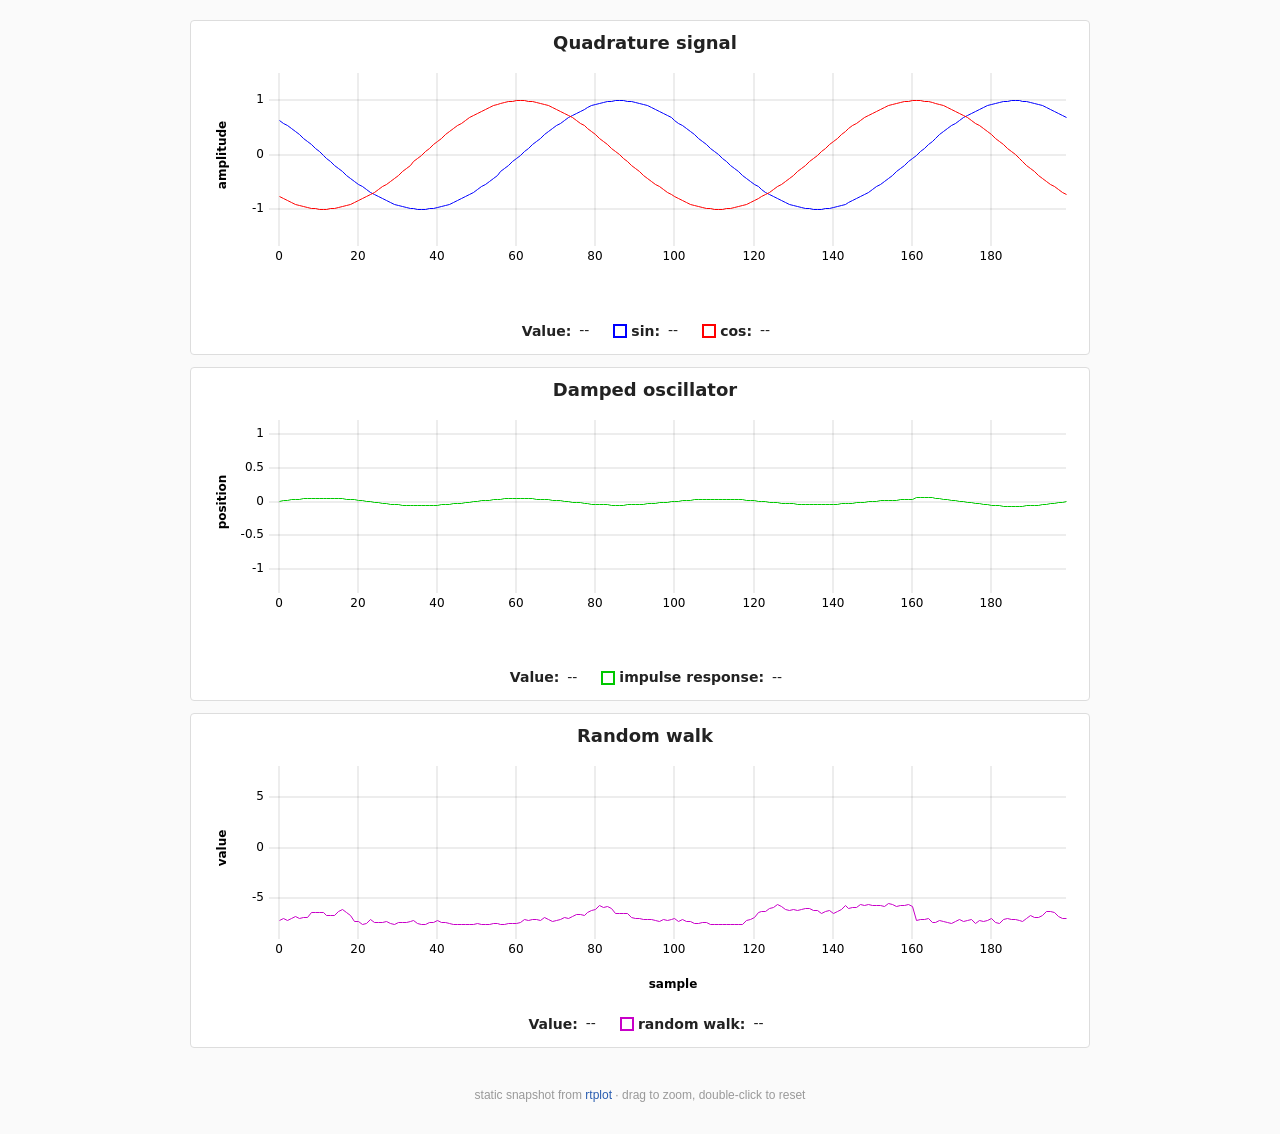
<file: examples/02_multiple_subplots/snapshot.html>
<!doctype html>
<html lang="en">
<head>
<meta charset="utf-8" />
<title>rtplot snapshot</title>
<style>.uplot, .uplot *, .uplot *::before, .uplot *::after {box-sizing: border-box;}.uplot {font-family: system-ui, -apple-system, "Segoe UI", Roboto, "Helvetica Neue", Arial, "Noto Sans", sans-serif, "Apple Color Emoji", "Segoe UI Emoji", "Segoe UI Symbol", "Noto Color Emoji";line-height: 1.5;width: min-content;}.u-title {text-align: center;font-size: 18px;font-weight: bold;}.u-wrap {position: relative;user-select: none;}.u-over, .u-under {position: absolute;}.u-under {overflow: hidden;}.uplot canvas {display: block;position: relative;width: 100%;height: 100%;}.u-axis {position: absolute;}.u-legend {font-size: 14px;margin: auto;text-align: center;}.u-inline {display: block;}.u-inline * {display: inline-block;}.u-inline tr {margin-right: 16px;}.u-legend th {font-weight: 600;}.u-legend th > * {vertical-align: middle;display: inline-block;}.u-legend .u-marker {width: 1em;height: 1em;margin-right: 4px;background-clip: padding-box !important;}.u-inline.u-live th::after {content: ":";vertical-align: middle;}.u-inline:not(.u-live) .u-value {display: none;}.u-series > * {padding: 4px;}.u-series th {cursor: pointer;}.u-legend .u-off > * {opacity: 0.3;}.u-select {background: rgba(0,0,0,0.07);position: absolute;pointer-events: none;}.u-cursor-x, .u-cursor-y {position: absolute;left: 0;top: 0;pointer-events: none;will-change: transform;}.u-hz .u-cursor-x, .u-vt .u-cursor-y {height: 100%;border-right: 1px dashed #607D8B;}.u-hz .u-cursor-y, .u-vt .u-cursor-x {width: 100%;border-bottom: 1px dashed #607D8B;}.u-cursor-pt {position: absolute;top: 0;left: 0;border-radius: 50%;border: 0 solid;pointer-events: none;will-change: transform;/*this has to be !important since we set inline "background" shorthand */background-clip: padding-box !important;}.u-axis.u-off, .u-select.u-off, .u-cursor-x.u-off, .u-cursor-y.u-off, .u-cursor-pt.u-off {display: none;}</style>
<style>
  html, body { margin: 0; padding: 0; background: #fafafa; color: #222;
               font-family: -apple-system, BlinkMacSystemFont, "Segoe UI", Roboto, sans-serif; }
  #plots { display: flex; flex-direction: column; gap: 12px;
           max-width: 900px; margin: 0 auto; padding: 20px 16px; }
  .plot-wrap { background: #fff; border: 1px solid #ddd; border-radius: 4px; padding: 8px; }
  .snap-footer { text-align: center; font-size: 12px; color: #999; padding: 8px 0 20px; }
  .snap-footer a { color: #2a5db0; text-decoration: none; }
  .snap-footer a:hover { text-decoration: underline; }
</style>
</head>
<body>
<div id="plots"></div>
<p class="snap-footer">
  static snapshot from
  <a href="https://github.com/jmontp/rtplot">rtplot</a>
  &middot; drag to zoom, double-click to reset
</p>
<script>/*! https://github.com/leeoniya/uPlot (v1.6.31) */
var uPlot=function(){"use strict";const e="u-off",l="u-label",t="width",n="height",i="top",o="bottom",s="left",r="right",u="#000",a=u+"0",f="mousemove",c="mousedown",h="mouseup",d="mouseenter",p="mouseleave",m="dblclick",g="change",x="dppxchange",w="--",_="undefined"!=typeof window,b=_?document:null,v=_?window:null,k=_?navigator:null;let y,M;function S(e,l){if(null!=l){let t=e.classList;!t.contains(l)&&t.add(l)}}function E(e,l){let t=e.classList;t.contains(l)&&t.remove(l)}function T(e,l,t){e.style[l]=t+"px"}function z(e,l,t,n){let i=b.createElement(e);return null!=l&&S(i,l),null!=t&&t.insertBefore(i,n),i}function D(e,l){return z("div",e,l)}const P=new WeakMap;function A(l,t,n,i,o){let s="translate("+t+"px,"+n+"px)";s!=P.get(l)&&(l.style.transform=s,P.set(l,s),0>t||0>n||t>i||n>o?S(l,e):E(l,e))}const W=new WeakMap;function Y(e,l,t){let n=l+t;n!=W.get(e)&&(W.set(e,n),e.style.background=l,e.style.borderColor=t)}const C=new WeakMap;function F(e,l,t,n){let i=l+""+t;i!=C.get(e)&&(C.set(e,i),e.style.height=t+"px",e.style.width=l+"px",e.style.marginLeft=n?-l/2+"px":0,e.style.marginTop=n?-t/2+"px":0)}const H={passive:!0},R={...H,capture:!0};function G(e,l,t,n){l.addEventListener(e,t,n?R:H)}function I(e,l,t){l.removeEventListener(e,t,H)}function O(e,l,t,n){let i;t=t||0;let o=2147483647>=(n=n||l.length-1);for(;n-t>1;)i=o?t+n>>1:te((t+n)/2),e>l[i]?t=i:n=i;return e-l[t]>l[n]-e?n:t}function L(e,l,t,n){for(let i=1==n?l:t;i>=l&&t>=i;i+=n)if(null!=e[i])return i;return-1}function N(e,l,t,n){let i=ue(e),o=ue(l);e==l&&(-1==i?(e*=t,l/=t):(e/=t,l*=t));let s=10==t?ae:fe,r=1==o?ie:te,u=(1==i?te:ie)(s(le(e))),a=r(s(le(l))),f=re(t,u),c=re(t,a);return 10==t&&(0>u&&(f=Ee(f,-u)),0>a&&(c=Ee(c,-a))),n||2==t?(e=f*i,l=c*o):(e=Se(e,f),l=Me(l,c)),[e,l]}function j(e,l,t,n){let i=N(e,l,t,n);return 0==e&&(i[0]=0),0==l&&(i[1]=0),i}_&&function e(){let l=devicePixelRatio;y!=l&&(y=l,M&&I(g,M,e),M=matchMedia(`(min-resolution: ${y-.001}dppx) and (max-resolution: ${y+.001}dppx)`),G(g,M,e),v.dispatchEvent(new CustomEvent(x)))}();const U=.1,B={mode:3,pad:U},V={pad:0,soft:null,mode:0},$={min:V,max:V};function J(e,l,t,n){return He(t)?K(e,l,t):(V.pad=t,V.soft=n?0:null,V.mode=n?3:0,K(e,l,$))}function q(e,l){return null==e?l:e}function K(e,l,t){let n=t.min,i=t.max,o=q(n.pad,0),s=q(i.pad,0),r=q(n.hard,-he),u=q(i.hard,he),a=q(n.soft,he),f=q(i.soft,-he),c=q(n.mode,0),h=q(i.mode,0),d=l-e,p=ae(d),m=se(le(e),le(l)),g=ae(m),x=le(g-p);(1e-24>d||x>10)&&(d=0,0!=e&&0!=l||(d=1e-24,2==c&&a!=he&&(o=0),2==h&&f!=-he&&(s=0)));let w=d||m||1e3,_=ae(w),b=re(10,te(_)),v=Ee(Se(e-w*(0==d?0==e?.1:1:o),b/10),24),k=a>e||1!=c&&(3!=c||v>a)&&(2!=c||a>v)?he:a,y=se(r,k>v&&e>=k?k:oe(k,v)),M=Ee(Me(l+w*(0==d?0==l?.1:1:s),b/10),24),S=l>f||1!=h&&(3!=h||f>M)&&(2!=h||M>f)?-he:f,E=oe(u,M>S&&S>=l?S:se(S,M));return y==E&&0==y&&(E=100),[y,E]}const X=new Intl.NumberFormat(_?k.language:"en-US"),Z=e=>X.format(e),Q=Math,ee=Q.PI,le=Q.abs,te=Q.floor,ne=Q.round,ie=Q.ceil,oe=Q.min,se=Q.max,re=Q.pow,ue=Q.sign,ae=Q.log10,fe=Q.log2,ce=(e,l=1)=>Q.asinh(e/l),he=1/0;function de(e){return 1+(0|ae((e^e>>31)-(e>>31)))}function pe(e,l,t){return oe(se(e,l),t)}function me(e){return"function"==typeof e?e:()=>e}const ge=e=>e,xe=(e,l)=>l,we=()=>null,_e=()=>!0,be=(e,l)=>e==l,ve=/\.\d*?(?=9{6,}|0{6,})/gm,ke=e=>{if(Ce(e)||Te.has(e))return e;const l=""+e,t=l.match(ve);if(null==t)return e;let n=t[0].length-1;if(-1!=l.indexOf("e-")){let[e,t]=l.split("e");return+`${ke(e)}e${t}`}return Ee(e,n)};function ye(e,l){return ke(Ee(ke(e/l))*l)}function Me(e,l){return ke(ie(ke(e/l))*l)}function Se(e,l){return ke(te(ke(e/l))*l)}function Ee(e,l=0){if(Ce(e))return e;let t=10**l;return ne(e*t*(1+Number.EPSILON))/t}const Te=new Map;function ze(e){return((""+e).split(".")[1]||"").length}function De(e,l,t,n){let i=[],o=n.map(ze);for(let s=l;t>s;s++){let l=le(s),t=Ee(re(e,s),l);for(let r=0;n.length>r;r++){let u=10==e?+`${n[r]}e${s}`:n[r]*t,a=(0>s?l:0)+(o[r]>s?o[r]:0),f=10==e?u:Ee(u,a);i.push(f),Te.set(f,a)}}return i}const Pe={},Ae=[],We=[null,null],Ye=Array.isArray,Ce=Number.isInteger;function Fe(e){return"string"==typeof e}function He(e){let l=!1;if(null!=e){let t=e.constructor;l=null==t||t==Object}return l}function Re(e){return null!=e&&"object"==typeof e}const Ge=Object.getPrototypeOf(Uint8Array),Ie="__proto__";function Oe(e,l=He){let t;if(Ye(e)){let n=e.find((e=>null!=e));if(Ye(n)||l(n)){t=Array(e.length);for(let n=0;e.length>n;n++)t[n]=Oe(e[n],l)}else t=e.slice()}else if(e instanceof Ge)t=e.slice();else if(l(e)){t={};for(let n in e)n!=Ie&&(t[n]=Oe(e[n],l))}else t=e;return t}function Le(e){let l=arguments;for(let t=1;l.length>t;t++){let n=l[t];for(let l in n)l!=Ie&&(He(e[l])?Le(e[l],Oe(n[l])):e[l]=Oe(n[l]))}return e}function Ne(e,l,t){for(let n,i=0,o=-1;l.length>i;i++){let s=l[i];if(s>o){for(n=s-1;n>=0&&null==e[n];)e[n--]=null;for(n=s+1;t>n&&null==e[n];)e[o=n++]=null}}}const je="undefined"==typeof queueMicrotask?e=>Promise.resolve().then(e):queueMicrotask,Ue=["January","February","March","April","May","June","July","August","September","October","November","December"],Be=["Sunday","Monday","Tuesday","Wednesday","Thursday","Friday","Saturday"];function Ve(e){return e.slice(0,3)}const $e=Be.map(Ve),Je=Ue.map(Ve),qe={MMMM:Ue,MMM:Je,WWWW:Be,WWW:$e};function Ke(e){return(10>e?"0":"")+e}const Xe={YYYY:e=>e.getFullYear(),YY:e=>(e.getFullYear()+"").slice(2),MMMM:(e,l)=>l.MMMM[e.getMonth()],MMM:(e,l)=>l.MMM[e.getMonth()],MM:e=>Ke(e.getMonth()+1),M:e=>e.getMonth()+1,DD:e=>Ke(e.getDate()),D:e=>e.getDate(),WWWW:(e,l)=>l.WWWW[e.getDay()],WWW:(e,l)=>l.WWW[e.getDay()],HH:e=>Ke(e.getHours()),H:e=>e.getHours(),h:e=>{let l=e.getHours();return 0==l?12:l>12?l-12:l},AA:e=>12>e.getHours()?"AM":"PM",aa:e=>12>e.getHours()?"am":"pm",a:e=>12>e.getHours()?"a":"p",mm:e=>Ke(e.getMinutes()),m:e=>e.getMinutes(),ss:e=>Ke(e.getSeconds()),s:e=>e.getSeconds(),fff:e=>function(e){return(10>e?"00":100>e?"0":"")+e}(e.getMilliseconds())};function Ze(e,l){l=l||qe;let t,n=[],i=/\{([a-z]+)\}|[^{]+/gi;for(;t=i.exec(e);)n.push("{"==t[0][0]?Xe[t[1]]:t[0]);return e=>{let t="";for(let i=0;n.length>i;i++)t+="string"==typeof n[i]?n[i]:n[i](e,l);return t}}const Qe=(new Intl.DateTimeFormat).resolvedOptions().timeZone,el=e=>e%1==0,ll=[1,2,2.5,5],tl=De(10,-32,0,ll),nl=De(10,0,32,ll),il=nl.filter(el),ol=tl.concat(nl),sl="{YYYY}",rl="\n"+sl,ul="{M}/{D}",al="\n"+ul,fl=al+"/{YY}",cl="{aa}",hl="{h}:{mm}"+cl,dl="\n"+hl,pl=":{ss}",ml=null;function gl(e){let l=1e3*e,t=60*l,n=60*t,i=24*n,o=30*i,s=365*i;return[(1==e?De(10,0,3,ll).filter(el):De(10,-3,0,ll)).concat([l,5*l,10*l,15*l,30*l,t,5*t,10*t,15*t,30*t,n,2*n,3*n,4*n,6*n,8*n,12*n,i,2*i,3*i,4*i,5*i,6*i,7*i,8*i,9*i,10*i,15*i,o,2*o,3*o,4*o,6*o,s,2*s,5*s,10*s,25*s,50*s,100*s]),[[s,sl,ml,ml,ml,ml,ml,ml,1],[28*i,"{MMM}",rl,ml,ml,ml,ml,ml,1],[i,ul,rl,ml,ml,ml,ml,ml,1],[n,"{h}"+cl,fl,ml,al,ml,ml,ml,1],[t,hl,fl,ml,al,ml,ml,ml,1],[l,pl,fl+" "+hl,ml,al+" "+hl,ml,dl,ml,1],[e,pl+".{fff}",fl+" "+hl,ml,al+" "+hl,ml,dl,ml,1]],function(l){return(r,u,a,f,c,h)=>{let d=[],p=c>=s,m=c>=o&&s>c,g=l(a),x=Ee(g*e,3),w=Sl(g.getFullYear(),p?0:g.getMonth(),m||p?1:g.getDate()),_=Ee(w*e,3);if(m||p){let t=m?c/o:0,n=p?c/s:0,i=x==_?x:Ee(Sl(w.getFullYear()+n,w.getMonth()+t,1)*e,3),r=new Date(ne(i/e)),u=r.getFullYear(),a=r.getMonth();for(let o=0;f>=i;o++){let s=Sl(u+n*o,a+t*o,1),r=s-l(Ee(s*e,3));i=Ee((+s+r)*e,3),i>f||d.push(i)}}else{let o=i>c?c:i,s=_+(te(a)-te(x))+Me(x-_,o);d.push(s);let p=l(s),m=p.getHours()+p.getMinutes()/t+p.getSeconds()/n,g=c/n,w=h/r.axes[u]._space;for(;s=Ee(s+c,1==e?0:3),f>=s;)if(g>1){let e=te(Ee(m+g,6))%24,t=l(s).getHours()-e;t>1&&(t=-1),s-=t*n,m=(m+g)%24,.7>Ee((s-d[d.length-1])/c,3)*w||d.push(s)}else d.push(s)}return d}}]}const[xl,wl,_l]=gl(1),[bl,vl,kl]=gl(.001);function yl(e,l){return e.map((e=>e.map(((t,n)=>0==n||8==n||null==t?t:l(1==n||0==e[8]?t:e[1]+t)))))}function Ml(e,l){return(t,n,i,o,s)=>{let r,u,a,f,c,h,d=l.find((e=>s>=e[0]))||l[l.length-1];return n.map((l=>{let t=e(l),n=t.getFullYear(),i=t.getMonth(),o=t.getDate(),s=t.getHours(),p=t.getMinutes(),m=t.getSeconds(),g=n!=r&&d[2]||i!=u&&d[3]||o!=a&&d[4]||s!=f&&d[5]||p!=c&&d[6]||m!=h&&d[7]||d[1];return r=n,u=i,a=o,f=s,c=p,h=m,g(t)}))}}function Sl(e,l,t){return new Date(e,l,t)}function El(e,l){return l(e)}function Tl(e,l){return(t,n,i,o)=>null==o?w:l(e(n))}De(2,-53,53,[1]);const zl={show:!0,live:!0,isolate:!1,mount:()=>{},markers:{show:!0,width:2,stroke:function(e,l){let t=e.series[l];return t.width?t.stroke(e,l):t.points.width?t.points.stroke(e,l):null},fill:function(e,l){return e.series[l].fill(e,l)},dash:"solid"},idx:null,idxs:null,values:[]},Dl=[0,0];function Pl(e,l,t,n=!0){return e=>{0==e.button&&(!n||e.target==l)&&t(e)}}function Al(e,l,t,n=!0){return e=>{(!n||e.target==l)&&t(e)}}const Wl={show:!0,x:!0,y:!0,lock:!1,move:function(e,l,t){return Dl[0]=l,Dl[1]=t,Dl},points:{one:!1,show:function(e,l){let i=e.cursor.points,o=D(),s=i.size(e,l);T(o,t,s),T(o,n,s);let r=s/-2;T(o,"marginLeft",r),T(o,"marginTop",r);let u=i.width(e,l,s);return u&&T(o,"borderWidth",u),o},size:function(e,l){return e.series[l].points.size},width:0,stroke:function(e,l){let t=e.series[l].points;return t._stroke||t._fill},fill:function(e,l){let t=e.series[l].points;return t._fill||t._stroke}},bind:{mousedown:Pl,mouseup:Pl,click:Pl,dblclick:Pl,mousemove:Al,mouseleave:Al,mouseenter:Al},drag:{setScale:!0,x:!0,y:!1,dist:0,uni:null,click:(e,l)=>{l.stopPropagation(),l.stopImmediatePropagation()},_x:!1,_y:!1},focus:{dist:(e,l,t,n,i)=>n-i,prox:-1,bias:0},hover:{skip:[void 0],prox:null,bias:0},left:-10,top:-10,idx:null,dataIdx:null,idxs:null,event:null},Yl={show:!0,stroke:"rgba(0,0,0,0.07)",width:2},Cl=Le({},Yl,{filter:xe}),Fl=Le({},Cl,{size:10}),Hl=Le({},Yl,{show:!1}),Rl='12px system-ui, -apple-system, "Segoe UI", Roboto, "Helvetica Neue", Arial, "Noto Sans", sans-serif, "Apple Color Emoji", "Segoe UI Emoji", "Segoe UI Symbol", "Noto Color Emoji"',Gl="bold "+Rl,Il={show:!0,scale:"x",stroke:u,space:50,gap:5,size:50,labelGap:0,labelSize:30,labelFont:Gl,side:2,grid:Cl,ticks:Fl,border:Hl,font:Rl,lineGap:1.5,rotate:0},Ol={show:!0,scale:"x",auto:!1,sorted:1,min:he,max:-he,idxs:[]};function Ll(e,l){return l.map((e=>null==e?"":Z(e)))}function Nl(e,l,t,n,i,o,s){let r=[],u=Te.get(i)||0;for(let e=t=s?t:Ee(Me(t,i),u);n>=e;e=Ee(e+i,u))r.push(Object.is(e,-0)?0:e);return r}function jl(e,l,t,n,i){const o=[],s=e.scales[e.axes[l].scale].log,r=te((10==s?ae:fe)(t));i=re(s,r),10==s&&(i=ol[O(i,ol)]);let u=t,a=i*s;10==s&&(a=ol[O(a,ol)]);do{o.push(u),u+=i,10!=s||Te.has(u)||(u=Ee(u,Te.get(i))),a>u||(a=(i=u)*s,10==s&&(a=ol[O(a,ol)]))}while(n>=u);return o}function Ul(e,l,t,n,i){let o=e.scales[e.axes[l].scale].asinh,s=n>o?jl(e,l,se(o,t),n,i):[o],r=0>n||t>0?[]:[0];return(-o>t?jl(e,l,se(o,-n),-t,i):[o]).reverse().map((e=>-e)).concat(r,s)}const Bl=/./,Vl=/[12357]/,$l=/[125]/,Jl=/1/,ql=(e,l,t,n)=>e.map(((e,i)=>4==l&&0==e||i%n==0&&t.test(e.toExponential()[0>e?1:0])?e:null));function Kl(e,l,t){let n=e.axes[t],i=n.scale,o=e.scales[i],s=e.valToPos,r=n._space,u=s(10,i),a=s(9,i)-u<r?s(7,i)-u<r?s(5,i)-u<r?Jl:$l:Vl:Bl;if(a==Jl){let e=le(s(1,i)-u);if(r>e)return ql(l.slice().reverse(),o.distr,a,ie(r/e)).reverse()}return ql(l,o.distr,a,1)}function Xl(e,l,t){let n=e.axes[t],i=n.scale,o=n._space,s=e.valToPos,r=le(s(1,i)-s(2,i));return o>r?ql(l.slice().reverse(),3,Bl,ie(o/r)).reverse():l}function Zl(e,l,t,n){return null==n?w:null==l?"":Z(l)}const Ql={show:!0,scale:"y",stroke:u,space:30,gap:5,size:50,labelGap:0,labelSize:30,labelFont:Gl,side:3,grid:Cl,ticks:Fl,border:Hl,font:Rl,lineGap:1.5,rotate:0},et={scale:null,auto:!0,sorted:0,min:he,max:-he},lt=(e,l,t,n,i)=>i,tt={show:!0,auto:!0,sorted:0,gaps:lt,alpha:1,facets:[Le({},et,{scale:"x"}),Le({},et,{scale:"y"})]},nt={scale:"y",auto:!0,sorted:0,show:!0,spanGaps:!1,gaps:lt,alpha:1,points:{show:function(e,l){let{scale:t,idxs:n}=e.series[0],i=e._data[0],o=e.valToPos(i[n[0]],t,!0),s=e.valToPos(i[n[1]],t,!0);return le(s-o)/(e.series[l].points.space*y)>=n[1]-n[0]},filter:null},values:null,min:he,max:-he,idxs:[],path:null,clip:null};function it(e,l,t){return t/10}const ot={time:!0,auto:!0,distr:1,log:10,asinh:1,min:null,max:null,dir:1,ori:0},st=Le({},ot,{time:!1,ori:1}),rt={};function ut(e){let l=rt[e];return l||(l={key:e,plots:[],sub(e){l.plots.push(e)},unsub(e){l.plots=l.plots.filter((l=>l!=e))},pub(e,t,n,i,o,s,r){for(let u=0;l.plots.length>u;u++)l.plots[u]!=t&&l.plots[u].pub(e,t,n,i,o,s,r)}},null!=e&&(rt[e]=l)),l}function at(e,l,t){const n=e.mode,i=e.series[l],o=2==n?e._data[l]:e._data,s=e.scales,r=e.bbox;let u=o[0],a=2==n?o[1]:o[l],f=2==n?s[i.facets[0].scale]:s[e.series[0].scale],c=2==n?s[i.facets[1].scale]:s[i.scale],h=r.left,d=r.top,p=r.width,m=r.height,g=e.valToPosH,x=e.valToPosV;return 0==f.ori?t(i,u,a,f,c,g,x,h,d,p,m,xt,_t,vt,yt,St):t(i,u,a,f,c,x,g,d,h,m,p,wt,bt,kt,Mt,Et)}function ft(e,l){let t=0,n=0,i=q(e.bands,Ae);for(let e=0;i.length>e;e++){let o=i[e];o.series[0]==l?t=o.dir:o.series[1]==l&&(n|=1==o.dir?1:2)}return[t,1==n?-1:2==n?1:3==n?2:0]}function ct(e,l,t,n,i){let o=e.series[l],s=e.scales[2==e.mode?o.facets[1].scale:o.scale];return-1==i?s.min:1==i?s.max:3==s.distr?1==s.dir?s.min:s.max:0}function ht(e,l,t,n,i,o){return at(e,l,((e,l,s,r,u,a,f,c,h,d,p)=>{let m=e.pxRound;const g=0==r.ori?_t:bt;let x,w;1==r.dir*(0==r.ori?1:-1)?(x=t,w=n):(x=n,w=t);let _=m(a(l[x],r,d,c)),b=m(f(s[x],u,p,h)),v=m(a(l[w],r,d,c)),k=m(f(1==o?u.max:u.min,u,p,h)),y=new Path2D(i);return g(y,v,k),g(y,_,k),g(y,_,b),y}))}function dt(e,l,t,n,i,o){let s=null;if(e.length>0){s=new Path2D;const r=0==l?vt:kt;let u=t;for(let l=0;e.length>l;l++){let t=e[l];if(t[1]>t[0]){let e=t[0]-u;e>0&&r(s,u,n,e,n+o),u=t[1]}}let a=t+i-u,f=10;a>0&&r(s,u,n-f/2,a,n+o+f)}return s}function pt(e,l,t,n,i,o,s){let r=[],u=e.length;for(let a=1==i?t:n;a>=t&&n>=a;a+=i)if(null===l[a]){let f=a,c=a;if(1==i)for(;++a<=n&&null===l[a];)c=a;else for(;--a>=t&&null===l[a];)c=a;let h=o(e[f]),d=c==f?h:o(e[c]),p=f-i;h=s>0||0>p||p>=u?h:o(e[p]);let m=c+i;d=0>s||0>m||m>=u?d:o(e[m]),h>d||r.push([h,d])}return r}function mt(e){return 0==e?ge:1==e?ne:l=>ye(l,e)}function gt(e){let l=0==e?xt:wt,t=0==e?(e,l,t,n,i,o)=>{e.arcTo(l,t,n,i,o)}:(e,l,t,n,i,o)=>{e.arcTo(t,l,i,n,o)},n=0==e?(e,l,t,n,i)=>{e.rect(l,t,n,i)}:(e,l,t,n,i)=>{e.rect(t,l,i,n)};return(e,i,o,s,r,u=0,a=0)=>{0==u&&0==a?n(e,i,o,s,r):(u=oe(u,s/2,r/2),a=oe(a,s/2,r/2),l(e,i+u,o),t(e,i+s,o,i+s,o+r,u),t(e,i+s,o+r,i,o+r,a),t(e,i,o+r,i,o,a),t(e,i,o,i+s,o,u),e.closePath())}}const xt=(e,l,t)=>{e.moveTo(l,t)},wt=(e,l,t)=>{e.moveTo(t,l)},_t=(e,l,t)=>{e.lineTo(l,t)},bt=(e,l,t)=>{e.lineTo(t,l)},vt=gt(0),kt=gt(1),yt=(e,l,t,n,i,o)=>{e.arc(l,t,n,i,o)},Mt=(e,l,t,n,i,o)=>{e.arc(t,l,n,i,o)},St=(e,l,t,n,i,o,s)=>{e.bezierCurveTo(l,t,n,i,o,s)},Et=(e,l,t,n,i,o,s)=>{e.bezierCurveTo(t,l,i,n,s,o)};function Tt(){return(e,l,t,n,i)=>at(e,l,((l,o,s,r,u,a,f,c,h,d,p)=>{let m,g,{pxRound:x,points:w}=l;0==r.ori?(m=xt,g=yt):(m=wt,g=Mt);const _=Ee(w.width*y,3);let b=(w.size-w.width)/2*y,v=Ee(2*b,3),k=new Path2D,M=new Path2D,{left:S,top:E,width:T,height:z}=e.bbox;vt(M,S-v,E-v,T+2*v,z+2*v);const D=e=>{if(null!=s[e]){let l=x(a(o[e],r,d,c)),t=x(f(s[e],u,p,h));m(k,l+b,t),g(k,l,t,b,0,2*ee)}};if(i)i.forEach(D);else for(let e=t;n>=e;e++)D(e);return{stroke:_>0?k:null,fill:k,clip:M,flags:3}}))}function zt(e){return(l,t,n,i,o,s)=>{n!=i&&(o!=n&&s!=n&&e(l,t,n),o!=i&&s!=i&&e(l,t,i),e(l,t,s))}}const Dt=zt(_t),Pt=zt(bt);function At(e){const l=q(e?.alignGaps,0);return(e,t,n,i)=>at(e,t,((o,s,r,u,a,f,c,h,d,p,m)=>{let g,x,w=o.pxRound,_=e=>w(f(e,u,p,h)),b=e=>w(c(e,a,m,d));0==u.ori?(g=_t,x=Dt):(g=bt,x=Pt);const v=u.dir*(0==u.ori?1:-1),k={stroke:new Path2D,fill:null,clip:null,band:null,gaps:null,flags:1},y=k.stroke;let M,S,E,T=he,z=-he,D=_(s[1==v?n:i]),P=L(r,n,i,1*v),A=L(r,n,i,-1*v),W=_(s[P]),Y=_(s[A]),C=!1;for(let e=1==v?n:i;e>=n&&i>=e;e+=v){let l=_(s[e]),t=r[e];l==D?null!=t?(S=b(t),T==he&&(g(y,l,S),M=S),T=oe(S,T),z=se(S,z)):null===t&&(C=!0):(T!=he&&(x(y,D,T,z,M,S),E=D),null!=t?(S=b(t),g(y,l,S),T=z=M=S):(T=he,z=-he,null===t&&(C=!0)),D=l)}T!=he&&T!=z&&E!=D&&x(y,D,T,z,M,S);let[F,H]=ft(e,t);if(null!=o.fill||0!=F){let l=k.fill=new Path2D(y),n=b(o.fillTo(e,t,o.min,o.max,F));g(l,Y,n),g(l,W,n)}if(!o.spanGaps){let a=[];C&&a.push(...pt(s,r,n,i,v,_,l)),k.gaps=a=o.gaps(e,t,n,i,a),k.clip=dt(a,u.ori,h,d,p,m)}return 0!=H&&(k.band=2==H?[ht(e,t,n,i,y,-1),ht(e,t,n,i,y,1)]:ht(e,t,n,i,y,H)),k}))}function Wt(e,l,t,n,i,o,s=he){if(e.length>1){let r=null;for(let u=0,a=1/0;e.length>u;u++)if(void 0!==l[u]){if(null!=r){let l=le(e[u]-e[r]);a>l&&(a=l,s=le(t(e[u],n,i,o)-t(e[r],n,i,o)))}r=u}}return s}function Yt(e,l,t,n,i){const o=e.length;if(2>o)return null;const s=new Path2D;if(t(s,e[0],l[0]),2==o)n(s,e[1],l[1]);else{let t=Array(o),n=Array(o-1),r=Array(o-1),u=Array(o-1);for(let t=0;o-1>t;t++)r[t]=l[t+1]-l[t],u[t]=e[t+1]-e[t],n[t]=r[t]/u[t];t[0]=n[0];for(let e=1;o-1>e;e++)0===n[e]||0===n[e-1]||n[e-1]>0!=n[e]>0?t[e]=0:(t[e]=3*(u[e-1]+u[e])/((2*u[e]+u[e-1])/n[e-1]+(u[e]+2*u[e-1])/n[e]),isFinite(t[e])||(t[e]=0));t[o-1]=n[o-2];for(let n=0;o-1>n;n++)i(s,e[n]+u[n]/3,l[n]+t[n]*u[n]/3,e[n+1]-u[n]/3,l[n+1]-t[n+1]*u[n]/3,e[n+1],l[n+1])}return s}const Ct=new Set;function Ft(){for(let e of Ct)e.syncRect(!0)}_&&(G("resize",v,Ft),G("scroll",v,Ft,!0),G(x,v,(()=>{Kt.pxRatio=y})));const Ht=At(),Rt=Tt();function Gt(e,l,t,n){return(n?[e[0],e[1]].concat(e.slice(2)):[e[0]].concat(e.slice(1))).map(((e,n)=>It(e,n,l,t)))}function It(e,l,t,n){return Le({},0==l?t:n,e)}function Ot(e,l,t){return null==l?We:[l,t]}const Lt=Ot;function Nt(e,l,t){return null==l?We:J(l,t,U,!0)}function jt(e,l,t,n){return null==l?We:N(l,t,e.scales[n].log,!1)}const Ut=jt;function Bt(e,l,t,n){return null==l?We:j(l,t,e.scales[n].log,!1)}const Vt=Bt;function $t(e,l,t,n,i){let o=se(de(e),de(l)),s=l-e,r=O(i/n*s,t);do{let e=t[r],l=n*e/s;if(l>=i&&17>=o+(5>e?Te.get(e):0))return[e,l]}while(++r<t.length);return[0,0]}function Jt(e){let l,t;return[e=e.replace(/(\d+)px/,((e,n)=>(l=ne((t=+n)*y))+"px")),l,t]}function qt(e){e.show&&[e.font,e.labelFont].forEach((e=>{let l=Ee(e[2]*y,1);e[0]=e[0].replace(/[0-9.]+px/,l+"px"),e[1]=l}))}function Kt(u,g,_){const k={mode:q(u.mode,1)},M=k.mode;function P(e,l){return((3==l.distr?ae(e>0?e:l.clamp(k,e,l.min,l.max,l.key)):4==l.distr?ce(e,l.asinh):100==l.distr?l.fwd(e):e)-l._min)/(l._max-l._min)}function W(e,l,t,n){let i=P(e,l);return n+t*(-1==l.dir?1-i:i)}function C(e,l,t,n){let i=P(e,l);return n+t*(-1==l.dir?i:1-i)}function H(e,l,t,n){return 0==l.ori?W(e,l,t,n):C(e,l,t,n)}k.valToPosH=W,k.valToPosV=C;let R=!1;k.status=0;const L=k.root=D("uplot");null!=u.id&&(L.id=u.id),S(L,u.class),u.title&&(D("u-title",L).textContent=u.title);const V=z("canvas"),$=k.ctx=V.getContext("2d"),K=D("u-wrap",L);G("click",K,(e=>{e.target===Z&&(Hn!=Wn||Rn!=Yn)&&Vn.click(k,e)}),!0);const X=k.under=D("u-under",K);K.appendChild(V);const Z=k.over=D("u-over",K),te=+q((u=Oe(u)).pxAlign,1),ue=mt(te);(u.plugins||[]).forEach((e=>{e.opts&&(u=e.opts(k,u)||u)}));const fe=u.ms||.001,de=k.series=1==M?Gt(u.series||[],Ol,nt,!1):function(e,l){return e.map(((e,t)=>0==t?{}:Le({},l,e)))}(u.series||[null],tt),ge=k.axes=Gt(u.axes||[],Il,Ql,!0),ve=k.scales={},ke=k.bands=u.bands||[];ke.forEach((e=>{e.fill=me(e.fill||null),e.dir=q(e.dir,-1)}));const Me=2==M?de[1].facets[0].scale:de[0].scale,Se={axes:function(){for(let e=0;ge.length>e;e++){let l=ge[e];if(!l.show||!l._show)continue;let t,n,u=l.side,a=u%2,f=l.stroke(k,e),c=0==u||3==u?-1:1;if(l.label){let e=ne((l._lpos+l.labelGap*c)*y);dn(l.labelFont[0],f,"center",2==u?i:o),$.save(),1==a?(t=n=0,$.translate(e,ne($l+ql/2)),$.rotate((3==u?-ee:ee)/2)):(t=ne(Vl+Jl/2),n=e),$.fillText(l.label,t,n),$.restore()}let[h,d]=l._found;if(0==d)continue;let p=ve[l.scale],m=0==a?Jl:ql,g=0==a?Vl:$l,x=ne(l.gap*y),w=l._splits,_=2==p.distr?w.map((e=>un[e])):w,b=2==p.distr?un[w[1]]-un[w[0]]:h,v=l.ticks,M=l.border,S=v.show?ne(v.size*y):0,E=l._rotate*-ee/180,T=ue(l._pos*y),z=T+(S+x)*c;n=0==a?z:0,t=1==a?z:0,dn(l.font[0],f,1==l.align?s:2==l.align?r:E>0?s:0>E?r:0==a?"center":3==u?r:s,E||1==a?"middle":2==u?i:o);let D=l.font[1]*l.lineGap,P=w.map((e=>ue(H(e,p,m,g)))),A=l._values;for(let e=0;A.length>e;e++){let l=A[e];if(null!=l){0==a?t=P[e]:n=P[e],l=""+l;let i=-1==l.indexOf("\n")?[l]:l.split(/\n/gm);for(let e=0;i.length>e;e++){let l=i[e];E?($.save(),$.translate(t,n+e*D),$.rotate(E),$.fillText(l,0,0),$.restore()):$.fillText(l,t,n+e*D)}}}v.show&&kn(P,v.filter(k,_,e,d,b),a,u,T,S,Ee(v.width*y,3),v.stroke(k,e),v.dash,v.cap);let W=l.grid;W.show&&kn(P,W.filter(k,_,e,d,b),a,0==a?2:1,0==a?$l:Vl,0==a?ql:Jl,Ee(W.width*y,3),W.stroke(k,e),W.dash,W.cap),M.show&&kn([T],[1],0==a?1:0,0==a?1:2,1==a?$l:Vl,1==a?ql:Jl,Ee(M.width*y,3),M.stroke(k,e),M.dash,M.cap)}zi("drawAxes")},series:function(){Wt>0&&(de.forEach(((e,l)=>{if(l>0&&e.show&&(gn(l,!1),gn(l,!0),null==e._paths)){rn!=e.alpha&&($.globalAlpha=rn=e.alpha);let t=2==M?[0,g[l][0].length-1]:function(e){let l=pe(Yt-1,0,Wt-1),t=pe(Ft+1,0,Wt-1);for(;null==e[l]&&l>0;)l--;for(;null==e[t]&&Wt-1>t;)t++;return[l,t]}(g[l]);e._paths=e.paths(k,l,t[0],t[1]),1!=rn&&($.globalAlpha=rn=1)}})),de.forEach(((e,l)=>{if(l>0&&e.show){rn!=e.alpha&&($.globalAlpha=rn=e.alpha),null!=e._paths&&xn(l,!1);{let t=null!=e._paths?e._paths.gaps:null,n=e.points.show(k,l,Yt,Ft,t),i=e.points.filter(k,l,n,t);(n||i)&&(e.points._paths=e.points.paths(k,l,Yt,Ft,i),xn(l,!0))}1!=rn&&($.globalAlpha=rn=1),zi("drawSeries",l)}})))}},De=(u.drawOrder||["axes","series"]).map((e=>Se[e]));function Ce(e){let l=ve[e];if(null==l){let t=(u.scales||Pe)[e]||Pe;if(null!=t.from)Ce(t.from),ve[e]=Le({},ve[t.from],t,{key:e});else{l=ve[e]=Le({},e==Me?ot:st,t),l.key=e;let n=l.time,i=l.range,o=Ye(i);if((e!=Me||2==M&&!n)&&(!o||null!=i[0]&&null!=i[1]||(i={min:null==i[0]?B:{mode:1,hard:i[0],soft:i[0]},max:null==i[1]?B:{mode:1,hard:i[1],soft:i[1]}},o=!1),!o&&He(i))){let e=i;i=(l,t,n)=>null==t?We:J(t,n,e)}l.range=me(i||(n?Lt:e==Me?3==l.distr?Ut:4==l.distr?Vt:Ot:3==l.distr?jt:4==l.distr?Bt:Nt)),l.auto=me(!o&&l.auto),l.clamp=me(l.clamp||it),l._min=l._max=null}}}Ce("x"),Ce("y"),1==M&&de.forEach((e=>{Ce(e.scale)})),ge.forEach((e=>{Ce(e.scale)}));for(let e in u.scales)Ce(e);const Ge=ve[Me],Ie=Ge.distr;let Ne,Ue;0==Ge.ori?(S(L,"u-hz"),Ne=W,Ue=C):(S(L,"u-vt"),Ne=C,Ue=W);const Be={};for(let e in ve){let l=ve[e];null==l.min&&null==l.max||(Be[e]={min:l.min,max:l.max},l.min=l.max=null)}const Ve=u.tzDate||(e=>new Date(ne(e/fe))),$e=u.fmtDate||Ze,Je=1==fe?_l(Ve):kl(Ve),qe=Ml(Ve,yl(1==fe?wl:vl,$e)),Ke=Tl(Ve,El("{YYYY}-{MM}-{DD} {h}:{mm}{aa}",$e)),Xe=[],Qe=k.legend=Le({},zl,u.legend),el=Qe.show,ll=Qe.markers;let tl,nl,sl;Qe.idxs=Xe,ll.width=me(ll.width),ll.dash=me(ll.dash),ll.stroke=me(ll.stroke),ll.fill=me(ll.fill);let rl,ul=[],al=[],fl=!1,cl={};if(Qe.live){const e=de[1]?de[1].values:null;fl=null!=e,rl=fl?e(k,1,0):{_:0};for(let e in rl)cl[e]=w}if(el)if(tl=z("table","u-legend",L),sl=z("tbody",null,tl),Qe.mount(k,tl),fl){nl=z("thead",null,tl,sl);let e=z("tr",null,nl);for(var hl in z("th",null,e),rl)z("th",l,e).textContent=hl}else S(tl,"u-inline"),Qe.live&&S(tl,"u-live");const dl={show:!0},pl={show:!1},ml=new Map;function gl(e,l,t,n=!0){const i=ml.get(l)||{},o=xt.bind[e](k,l,t,n);o&&(G(e,l,i[e]=o),ml.set(l,i))}function Sl(e,l){const t=ml.get(l)||{};for(let n in t)null!=e&&n!=e||(I(n,l,t[n]),delete t[n]);null==e&&ml.delete(l)}let Dl=0,Pl=0,Al=0,Yl=0,Cl=0,Fl=0,Hl=Cl,Rl=Fl,Gl=Al,Bl=Yl,Vl=0,$l=0,Jl=0,ql=0;k.bbox={};let et=!1,lt=!1,rt=!1,at=!1,ft=!1,ht=!1;function dt(e,l,t){(t||e!=k.width||l!=k.height)&&pt(e,l),Sn(!1),rt=!0,lt=!0,Nn()}function pt(e,l){k.width=Dl=Al=e,k.height=Pl=Yl=l,Cl=Fl=0,function(){let e=!1,l=!1,t=!1,n=!1;ge.forEach((i=>{if(i.show&&i._show){let{side:o,_size:s}=i,r=s+(null!=i.label?i.labelSize:0);r>0&&(o%2?(Al-=r,3==o?(Cl+=r,n=!0):t=!0):(Yl-=r,0==o?(Fl+=r,e=!0):l=!0))}})),zt[0]=e,zt[1]=t,zt[2]=l,zt[3]=n,Al-=At[1]+At[3],Cl+=At[3],Yl-=At[2]+At[0],Fl+=At[0]}(),function(){let e=Cl+Al,l=Fl+Yl,t=Cl,n=Fl;function i(i,o){switch(i){case 1:return e+=o,e-o;case 2:return l+=o,l-o;case 3:return t-=o,t+o;case 0:return n-=o,n+o}}ge.forEach((e=>{if(e.show&&e._show){let l=e.side;e._pos=i(l,e._size),null!=e.label&&(e._lpos=i(l,e.labelSize))}}))}();let t=k.bbox;Vl=t.left=ye(Cl*y,.5),$l=t.top=ye(Fl*y,.5),Jl=t.width=ye(Al*y,.5),ql=t.height=ye(Yl*y,.5)}const gt=3;k.setSize=function({width:e,height:l}){dt(e,l)};const xt=k.cursor=Le({},Wl,{drag:{y:2==M}},u.cursor);if(null==xt.dataIdx){let e=xt.hover,l=e.skip=new Set(e.skip??[]);l.add(void 0);let t=e.prox=me(e.prox),n=e.bias??=0;xt.dataIdx=(e,i,o,s)=>{if(0==i)return o;let r=o,u=t(e,i,o,s)??he,a=u>=0&&he>u,f=0==Ge.ori?Al:Yl,c=xt.left,h=g[0],d=g[i];if(l.has(d[o])){r=null;let e,t=null,i=null;if(0==n||-1==n)for(e=o;null==t&&e-- >0;)l.has(d[e])||(t=e);if(0==n||1==n)for(e=o;null==i&&e++<d.length;)l.has(d[e])||(i=e);if(null!=t||null!=i)if(a){let e=c-(null==t?-1/0:Ne(h[t],Ge,f,0)),l=(null==i?1/0:Ne(h[i],Ge,f,0))-c;e>l?l>u||(r=i):e>u||(r=t)}else r=null==i?t:null==t||o-t>i-o?i:t}else a&&le(c-Ne(h[o],Ge,f,0))>u&&(r=null);return r}}const wt=e=>{xt.event=e};xt.idxs=Xe,xt._lock=!1;let _t=xt.points;_t.show=me(_t.show),_t.size=me(_t.size),_t.stroke=me(_t.stroke),_t.width=me(_t.width),_t.fill=me(_t.fill);const bt=k.focus=Le({},u.focus||{alpha:.3},xt.focus),vt=bt.prox>=0,kt=vt&&_t.one;let yt=[],Mt=[],St=[];function Et(e,l){let t=_t.show(k,l);if(t)return S(t,"u-cursor-pt"),S(t,e.class),A(t,-10,-10,Al,Yl),Z.insertBefore(t,yt[l]),t}function Tt(t,n){if(1==M||n>0){let e=1==M&&ve[t.scale].time,l=t.value;t.value=e?Fe(l)?Tl(Ve,El(l,$e)):l||Ke:l||Zl,t.label=t.label||(e?"Time":"Value")}if(kt||n>0){t.width=null==t.width?1:t.width,t.paths=t.paths||Ht||we,t.fillTo=me(t.fillTo||ct),t.pxAlign=+q(t.pxAlign,te),t.pxRound=mt(t.pxAlign),t.stroke=me(t.stroke||null),t.fill=me(t.fill||null),t._stroke=t._fill=t._paths=t._focus=null;let e=function(e){return Ee(1*(3+2*(e||1)),3)}(se(1,t.width)),l=t.points=Le({},{size:e,width:se(1,.2*e),stroke:t.stroke,space:2*e,paths:Rt,_stroke:null,_fill:null},t.points);l.show=me(l.show),l.filter=me(l.filter),l.fill=me(l.fill),l.stroke=me(l.stroke),l.paths=me(l.paths),l.pxAlign=t.pxAlign}if(el){let i=function(t,n){if(0==n&&(fl||!Qe.live||2==M))return We;let i=[],o=z("tr","u-series",sl,sl.childNodes[n]);S(o,t.class),t.show||S(o,e);let s=z("th",null,o);if(ll.show){let e=D("u-marker",s);if(n>0){let l=ll.width(k,n);l&&(e.style.border=l+"px "+ll.dash(k,n)+" "+ll.stroke(k,n)),e.style.background=ll.fill(k,n)}}let r=D(l,s);for(var u in r.textContent=t.label,n>0&&(ll.show||(r.style.color=t.width>0?ll.stroke(k,n):ll.fill(k,n)),gl("click",s,(e=>{if(xt._lock)return;wt(e);let l=de.indexOf(t);if((e.ctrlKey||e.metaKey)!=Qe.isolate){let e=de.some(((e,t)=>t>0&&t!=l&&e.show));de.forEach(((t,n)=>{n>0&&Qn(n,e?n==l?dl:pl:dl,!0,Pi.setSeries)}))}else Qn(l,{show:!t.show},!0,Pi.setSeries)}),!1),vt&&gl(d,s,(e=>{xt._lock||(wt(e),Qn(de.indexOf(t),ni,!0,Pi.setSeries))}),!1)),rl){let e=z("td","u-value",o);e.textContent="--",i.push(e)}return[o,i]}(t,n);ul.splice(n,0,i[0]),al.splice(n,0,i[1]),Qe.values.push(null)}if(xt.show){Xe.splice(n,0,null);let e=null;kt?0==n&&(e=Et(t,n)):n>0&&(e=Et(t,n)),yt.splice(n,0,e),Mt.splice(n,0,0),St.splice(n,0,0)}zi("addSeries",n)}k.addSeries=function(e,l){l=null==l?de.length:l,e=1==M?It(e,l,Ol,nt):It(e,l,{},tt),de.splice(l,0,e),Tt(de[l],l)},k.delSeries=function(e){if(de.splice(e,1),el){Qe.values.splice(e,1),al.splice(e,1);let l=ul.splice(e,1)[0];Sl(null,l.firstChild),l.remove()}xt.show&&(Xe.splice(e,1),yt.splice(e,1)[0].remove(),Mt.splice(e,1),St.splice(e,1)),zi("delSeries",e)};const zt=[!1,!1,!1,!1];function Dt(e,l,t){let[n,i,o,s]=t,r=l%2,u=0;return 0==r&&(s||i)&&(u=0==l&&!n||2==l&&!o?ne(Il.size/3):0),1==r&&(n||o)&&(u=1==l&&!i||3==l&&!s?ne(Ql.size/2):0),u}const Pt=k.padding=(u.padding||[Dt,Dt,Dt,Dt]).map((e=>me(q(e,Dt)))),At=k._padding=Pt.map(((e,l)=>e(k,l,zt,0)));let Wt,Yt=null,Ft=null;const Kt=1==M?de[0].idxs:null;let Xt,Zt,Qt,en,ln,tn,nn,on,sn,rn,un=null,an=!1;function fn(e,l){if(k.data=k._data=g=null==e?[]:e,2==M){Wt=0;for(let e=1;de.length>e;e++)Wt+=g[e][0].length}else{0==g.length&&(k.data=k._data=g=[[]]),un=g[0],Wt=un.length;let e=g;if(2==Ie){e=g.slice();let l=e[0]=Array(Wt);for(let e=0;Wt>e;e++)l[e]=e}k._data=g=e}if(Sn(!0),zi("setData"),2==Ie&&(rt=!0),!1!==l){let e=Ge;e.auto(k,an)?cn():Zn(Me,e.min,e.max),at=at||xt.left>=0,ht=!0,Nn()}}function cn(){let e,l;an=!0,1==M&&(Wt>0?(Yt=Kt[0]=0,Ft=Kt[1]=Wt-1,e=g[0][Yt],l=g[0][Ft],2==Ie?(e=Yt,l=Ft):e==l&&(3==Ie?[e,l]=N(e,e,Ge.log,!1):4==Ie?[e,l]=j(e,e,Ge.log,!1):Ge.time?l=e+ne(86400/fe):[e,l]=J(e,l,U,!0))):(Yt=Kt[0]=e=null,Ft=Kt[1]=l=null)),Zn(Me,e,l)}function hn(e,l,t,n,i,o){e??=a,t??=Ae,n??="butt",i??=a,o??="round",e!=Xt&&($.strokeStyle=Xt=e),i!=Zt&&($.fillStyle=Zt=i),l!=Qt&&($.lineWidth=Qt=l),o!=ln&&($.lineJoin=ln=o),n!=tn&&($.lineCap=tn=n),t!=en&&$.setLineDash(en=t)}function dn(e,l,t,n){l!=Zt&&($.fillStyle=Zt=l),e!=nn&&($.font=nn=e),t!=on&&($.textAlign=on=t),n!=sn&&($.textBaseline=sn=n)}function pn(e,l,t,n,i=0){if(n.length>0&&e.auto(k,an)&&(null==l||null==l.min)){let l=q(Yt,0),o=q(Ft,n.length-1),s=null==t.min?3==e.distr?function(e,l,t){let n=he,i=-he;for(let o=l;t>=o;o++){let l=e[o];null!=l&&l>0&&(n>l&&(n=l),l>i&&(i=l))}return[n,i]}(n,l,o):function(e,l,t,n){let i=he,o=-he;if(1==n)i=e[l],o=e[t];else if(-1==n)i=e[t],o=e[l];else for(let n=l;t>=n;n++){let l=e[n];null!=l&&(i>l&&(i=l),l>o&&(o=l))}return[i,o]}(n,l,o,i):[t.min,t.max];e.min=oe(e.min,t.min=s[0]),e.max=se(e.max,t.max=s[1])}}k.setData=fn;const mn={min:null,max:null};function gn(e,l){let t=l?de[e].points:de[e];t._stroke=t.stroke(k,e),t._fill=t.fill(k,e)}function xn(e,l){let t=l?de[e].points:de[e],{stroke:n,fill:i,clip:o,flags:s,_stroke:r=t._stroke,_fill:u=t._fill,_width:a=t.width}=t._paths;a=Ee(a*y,3);let f=null,c=a%2/2;l&&null==u&&(u=a>0?"#fff":r);let h=1==t.pxAlign&&c>0;if(h&&$.translate(c,c),!l){let e=Vl-a/2,l=$l-a/2,t=Jl+a,n=ql+a;f=new Path2D,f.rect(e,l,t,n)}l?_n(r,a,t.dash,t.cap,u,n,i,s,o):function(e,l,t,n,i,o,s,r,u,a,f){let c=!1;0!=u&&ke.forEach(((h,d)=>{if(h.series[0]==e){let e,p=de[h.series[1]],m=g[h.series[1]],x=(p._paths||Pe).band;Ye(x)&&(x=1==h.dir?x[0]:x[1]);let w=null;p.show&&x&&function(e,l,t){for(l=q(l,0),t=q(t,e.length-1);t>=l;){if(null!=e[l])return!0;l++}return!1}(m,Yt,Ft)?(w=h.fill(k,d)||o,e=p._paths.clip):x=null,_n(l,t,n,i,w,s,r,u,a,f,e,x),c=!0}})),c||_n(l,t,n,i,o,s,r,u,a,f)}(e,r,a,t.dash,t.cap,u,n,i,s,f,o),h&&$.translate(-c,-c)}const wn=3;function _n(e,l,t,n,i,o,s,r,u,a,f,c){hn(e,l,t,n,i),(u||a||c)&&($.save(),u&&$.clip(u),a&&$.clip(a)),c?(r&wn)==wn?($.clip(c),f&&$.clip(f),vn(i,s),bn(e,o,l)):2&r?(vn(i,s),$.clip(c),bn(e,o,l)):1&r&&($.save(),$.clip(c),f&&$.clip(f),vn(i,s),$.restore(),bn(e,o,l)):(vn(i,s),bn(e,o,l)),(u||a||c)&&$.restore()}function bn(e,l,t){t>0&&(l instanceof Map?l.forEach(((e,l)=>{$.strokeStyle=Xt=l,$.stroke(e)})):null!=l&&e&&$.stroke(l))}function vn(e,l){l instanceof Map?l.forEach(((e,l)=>{$.fillStyle=Zt=l,$.fill(e)})):null!=l&&e&&$.fill(l)}function kn(e,l,t,n,i,o,s,r,u,a){let f=s%2/2;1==te&&$.translate(f,f),hn(r,s,u,a,r),$.beginPath();let c,h,d,p,m=i+(0==n||3==n?-o:o);0==t?(h=i,p=m):(c=i,d=m);for(let n=0;e.length>n;n++)null!=l[n]&&(0==t?c=d=e[n]:h=p=e[n],$.moveTo(c,h),$.lineTo(d,p));$.stroke(),1==te&&$.translate(-f,-f)}function yn(e){let l=!0;return ge.forEach(((t,n)=>{if(!t.show)return;let i=ve[t.scale];if(null==i.min)return void(t._show&&(l=!1,t._show=!1,Sn(!1)));t._show||(l=!1,t._show=!0,Sn(!1));let o=t.side,s=o%2,{min:r,max:u}=i,[a,f]=function(e,l,t,n){let i,o=ge[e];if(n>0){let s=o._space=o.space(k,e,l,t,n);i=$t(l,t,o._incrs=o.incrs(k,e,l,t,n,s),n,s)}else i=[0,0];return o._found=i}(n,r,u,0==s?Al:Yl);if(0==f)return;let c=t._splits=t.splits(k,n,r,u,a,f,2==i.distr),h=2==i.distr?c.map((e=>un[e])):c,d=2==i.distr?un[c[1]]-un[c[0]]:a,p=t._values=t.values(k,t.filter(k,h,n,f,d),n,f,d);t._rotate=2==o?t.rotate(k,p,n,f):0;let m=t._size;t._size=ie(t.size(k,p,n,e)),null!=m&&t._size!=m&&(l=!1)})),l}function Mn(e){let l=!0;return Pt.forEach(((t,n)=>{let i=t(k,n,zt,e);i!=At[n]&&(l=!1),At[n]=i})),l}function Sn(e){de.forEach(((l,t)=>{t>0&&(l._paths=null,e&&(1==M?(l.min=null,l.max=null):l.facets.forEach((e=>{e.min=null,e.max=null}))))}))}let En,Tn,zn,Dn,Pn,An,Wn,Yn,Cn,Fn,Hn,Rn,Gn=!1,In=!1,On=[];function Ln(){In=!1;for(let e=0;On.length>e;e++)zi(...On[e]);On.length=0}function Nn(){Gn||(je(jn),Gn=!0)}function jn(){if(et&&(function(){for(let e in ve){let l=ve[e];null==Be[e]&&(null==l.min||null!=Be[Me]&&l.auto(k,an))&&(Be[e]=mn)}for(let e in ve){let l=ve[e];null==Be[e]&&null!=l.from&&null!=Be[l.from]&&(Be[e]=mn)}null!=Be[Me]&&Sn(!0);let e={};for(let l in Be){let t=Be[l];if(null!=t){let n=e[l]=Oe(ve[l],Re);if(null!=t.min)Le(n,t);else if(l!=Me||2==M)if(0==Wt&&null==n.from){let e=n.range(k,null,null,l);n.min=e[0],n.max=e[1]}else n.min=he,n.max=-he}}if(Wt>0){de.forEach(((l,t)=>{if(1==M){let n=l.scale,i=Be[n];if(null==i)return;let o=e[n];if(0==t){let e=o.range(k,o.min,o.max,n);o.min=e[0],o.max=e[1],Yt=O(o.min,g[0]),Ft=O(o.max,g[0]),Ft-Yt>1&&(o.min>g[0][Yt]&&Yt++,g[0][Ft]>o.max&&Ft--),l.min=un[Yt],l.max=un[Ft]}else l.show&&l.auto&&pn(o,i,l,g[t],l.sorted);l.idxs[0]=Yt,l.idxs[1]=Ft}else if(t>0&&l.show&&l.auto){let[n,i]=l.facets,o=n.scale,s=i.scale,[r,u]=g[t],a=e[o],f=e[s];null!=a&&pn(a,Be[o],n,r,n.sorted),null!=f&&pn(f,Be[s],i,u,i.sorted),l.min=i.min,l.max=i.max}}));for(let l in e){let t=e[l],n=Be[l];if(null==t.from&&(null==n||null==n.min)){let e=t.range(k,t.min==he?null:t.min,t.max==-he?null:t.max,l);t.min=e[0],t.max=e[1]}}}for(let l in e){let t=e[l];if(null!=t.from){let n=e[t.from];if(null==n.min)t.min=t.max=null;else{let e=t.range(k,n.min,n.max,l);t.min=e[0],t.max=e[1]}}}let l={},t=!1;for(let n in e){let i=e[n],o=ve[n];if(o.min!=i.min||o.max!=i.max){o.min=i.min,o.max=i.max;let e=o.distr;o._min=3==e?ae(o.min):4==e?ce(o.min,o.asinh):100==e?o.fwd(o.min):o.min,o._max=3==e?ae(o.max):4==e?ce(o.max,o.asinh):100==e?o.fwd(o.max):o.max,l[n]=t=!0}}if(t){de.forEach(((e,t)=>{2==M?t>0&&l.y&&(e._paths=null):l[e.scale]&&(e._paths=null)}));for(let e in l)rt=!0,zi("setScale",e);xt.show&&xt.left>=0&&(at=ht=!0)}for(let e in Be)Be[e]=null}(),et=!1),rt&&(function(){let e=!1,l=0;for(;!e;){l++;let t=yn(l),n=Mn(l);e=l==gt||t&&n,e||(pt(k.width,k.height),lt=!0)}}(),rt=!1),lt){if(T(X,s,Cl),T(X,i,Fl),T(X,t,Al),T(X,n,Yl),T(Z,s,Cl),T(Z,i,Fl),T(Z,t,Al),T(Z,n,Yl),T(K,t,Dl),T(K,n,Pl),V.width=ne(Dl*y),V.height=ne(Pl*y),ge.forEach((({_el:l,_show:t,_size:n,_pos:i,side:o})=>{if(null!=l)if(t){let t=o%2==1;T(l,t?"left":"top",i-(3===o||0===o?n:0)),T(l,t?"width":"height",n),T(l,t?"top":"left",t?Fl:Cl),T(l,t?"height":"width",t?Yl:Al),E(l,e)}else S(l,e)})),Xt=Zt=Qt=ln=tn=nn=on=sn=en=null,rn=1,di(!0),Cl!=Hl||Fl!=Rl||Al!=Gl||Yl!=Bl){Sn(!1);let e=Al/Gl,l=Yl/Bl;if(xt.show&&!at&&xt.left>=0){xt.left*=e,xt.top*=l,zn&&A(zn,ne(xt.left),0,Al,Yl),Dn&&A(Dn,0,ne(xt.top),Al,Yl);for(let t=0;yt.length>t;t++){let n=yt[t];null!=n&&(Mt[t]*=e,St[t]*=l,A(n,ie(Mt[t]),ie(St[t]),Al,Yl))}}if(qn.show&&!ft&&qn.left>=0&&qn.width>0){qn.left*=e,qn.width*=e,qn.top*=l,qn.height*=l;for(let e in gi)T(Kn,e,qn[e])}Hl=Cl,Rl=Fl,Gl=Al,Bl=Yl}zi("setSize"),lt=!1}Dl>0&&Pl>0&&($.clearRect(0,0,V.width,V.height),zi("drawClear"),De.forEach((e=>e())),zi("draw")),qn.show&&ft&&(Xn(qn),ft=!1),xt.show&&at&&(ci(null,!0,!1),at=!1),Qe.show&&Qe.live&&ht&&(ai(),ht=!1),R||(R=!0,k.status=1,zi("ready")),an=!1,Gn=!1}function Un(e,l){let t=ve[e];if(null==t.from){if(0==Wt){let n=t.range(k,l.min,l.max,e);l.min=n[0],l.max=n[1]}if(l.min>l.max){let e=l.min;l.min=l.max,l.max=e}if(Wt>1&&null!=l.min&&null!=l.max&&1e-16>l.max-l.min)return;e==Me&&2==t.distr&&Wt>0&&(l.min=O(l.min,g[0]),l.max=O(l.max,g[0]),l.min==l.max&&l.max++),Be[e]=l,et=!0,Nn()}}k.batch=function(e,l=!1){Gn=!0,In=l,e(k),jn(),l&&On.length>0&&queueMicrotask(Ln)},k.redraw=(e,l)=>{rt=l||!1,!1!==e?Zn(Me,Ge.min,Ge.max):Nn()},k.setScale=Un;let Bn=!1;const Vn=xt.drag;let $n=Vn.x,Jn=Vn.y;xt.show&&(xt.x&&(En=D("u-cursor-x",Z)),xt.y&&(Tn=D("u-cursor-y",Z)),0==Ge.ori?(zn=En,Dn=Tn):(zn=Tn,Dn=En),Hn=xt.left,Rn=xt.top);const qn=k.select=Le({show:!0,over:!0,left:0,width:0,top:0,height:0},u.select),Kn=qn.show?D("u-select",qn.over?Z:X):null;function Xn(e,l){if(qn.show){for(let l in e)qn[l]=e[l],l in gi&&T(Kn,l,e[l]);!1!==l&&zi("setSelect")}}function Zn(e,l,t){Un(e,{min:l,max:t})}function Qn(l,t,n,i){null!=t.focus&&function(e){if(e!=ti){let l=null==e,t=1!=bt.alpha;de.forEach(((n,i)=>{if(1==M||i>0){let o=l||0==i||i==e;n._focus=l?null:o,t&&function(e,l){de[e].alpha=l,xt.show&&yt[e]&&(yt[e].style.opacity=l),el&&ul[e]&&(ul[e].style.opacity=l)}(i,o?1:bt.alpha)}})),ti=e,t&&Nn()}}(l),null!=t.show&&de.forEach(((n,i)=>{0>=i||l!=i&&null!=l||(n.show=t.show,function(l){let t=el?ul[l]:null;de[l].show?t&&E(t,e):(t&&S(t,e),A(kt?yt[0]:yt[l],-10,-10,Al,Yl))}(i),2==M?(Zn(n.facets[0].scale,null,null),Zn(n.facets[1].scale,null,null)):Zn(n.scale,null,null),Nn())})),!1!==n&&zi("setSeries",l,t),i&&Yi("setSeries",k,l,t)}let ei,li,ti;k.setSelect=Xn,k.setSeries=Qn,k.addBand=function(e,l){e.fill=me(e.fill||null),e.dir=q(e.dir,-1),ke.splice(l=null==l?ke.length:l,0,e)},k.setBand=function(e,l){Le(ke[e],l)},k.delBand=function(e){null==e?ke.length=0:ke.splice(e,1)};const ni={focus:!0};function ii(e,l,t){let n=ve[l];t&&(e=e/y-(1==n.ori?Fl:Cl));let i=Al;1==n.ori&&(i=Yl,e=i-e),-1==n.dir&&(e=i-e);let o=n._min,s=o+e/i*(n._max-o),r=n.distr;return 3==r?re(10,s):4==r?((e,l=1)=>Q.sinh(e)*l)(s,n.asinh):100==r?n.bwd(s):s}function oi(e,l){T(Kn,s,qn.left=e),T(Kn,t,qn.width=l)}function si(e,l){T(Kn,i,qn.top=e),T(Kn,n,qn.height=l)}el&&vt&&gl(p,tl,(e=>{xt._lock||(wt(e),null!=ti&&Qn(null,ni,!0,Pi.setSeries))})),k.valToIdx=e=>O(e,g[0]),k.posToIdx=function(e,l){return O(ii(e,Me,l),g[0],Yt,Ft)},k.posToVal=ii,k.valToPos=(e,l,t)=>0==ve[l].ori?W(e,ve[l],t?Jl:Al,t?Vl:0):C(e,ve[l],t?ql:Yl,t?$l:0),k.setCursor=(e,l,t)=>{Hn=e.left,Rn=e.top,ci(null,l,t)};let ri=0==Ge.ori?oi:si,ui=1==Ge.ori?oi:si;function ai(e,l){if(null!=e&&(e.idxs?e.idxs.forEach(((e,l)=>{Xe[l]=e})):(e=>void 0===e)(e.idx)||Xe.fill(e.idx),Qe.idx=Xe[0]),el&&Qe.live){for(let e=0;de.length>e;e++)(e>0||1==M&&!fl)&&fi(e,Xe[e]);!function(){if(el&&Qe.live)for(let e=2==M?1:0;de.length>e;e++){if(0==e&&fl)continue;let l=Qe.values[e],t=0;for(let n in l)al[e][t++].firstChild.nodeValue=l[n]}}()}ht=!1,!1!==l&&zi("setLegend")}function fi(e,l){let t,n=de[e],i=0==e&&2==Ie?un:g[e];fl?t=n.values(k,e,l)??cl:(t=n.value(k,null==l?null:i[l],e,l),t=null==t?cl:{_:t}),Qe.values[e]=t}function ci(e,l,t){let n;Cn=Hn,Fn=Rn,[Hn,Rn]=xt.move(k,Hn,Rn),xt.left=Hn,xt.top=Rn,xt.show&&(zn&&A(zn,ne(Hn),0,Al,Yl),Dn&&A(Dn,0,ne(Rn),Al,Yl)),ei=he,li=null;let i=0==Ge.ori?Al:Yl,o=1==Ge.ori?Al:Yl;if(0>Hn||0==Wt||Yt>Ft){n=xt.idx=null;for(let e=0;de.length>e;e++){let l=yt[e];null!=l&&A(l,-10,-10,Al,Yl)}vt&&Qn(null,ni,!0,null==e&&Pi.setSeries),Qe.live&&(Xe.fill(n),ht=!0)}else{let e,l,t;1==M&&(e=0==Ge.ori?Hn:Rn,l=ii(e,Me),n=xt.idx=O(l,g[0],Yt,Ft),t=Ne(g[0][n],Ge,i,0));let s=-10,r=-10,u=0,a=0,f=!0,c="",h="";for(let e=2==M?1:0;de.length>e;e++){let d=de[e],p=Xe[e],m=null==p?null:1==M?g[e][p]:g[e][1][p],x=xt.dataIdx(k,e,n,l),w=null==x?null:1==M?g[e][x]:g[e][1][x];ht=ht||w!=m||x!=p,Xe[e]=x;let _=x==n?t:Ne(1==M?g[0][x]:g[e][0][x],Ge,i,0);if(e>0&&d.show){let l=null==w?-10:Ue(w,1==M?ve[d.scale]:ve[d.facets[1].scale],o,0);if(vt&&null!=w){let t=1==Ge.ori?Hn:Rn,n=le(bt.dist(k,e,x,l,t));if(ei>n){let l=bt.bias;if(0!=l){let i=ii(t,d.scale),o=0>i?-1:1;o!=(0>w?-1:1)||(1==o?1==l?i>w:w>i:1==l?w>i:i>w)||(ei=n,li=e)}else ei=n,li=e}}if(ht||kt){let t,n;0==Ge.ori?(t=_,n=l):(t=l,n=_);let i,o,d,p,m,g,x=!0,w=_t.bbox;if(null!=w){x=!1;let l=w(k,e);d=l.left,p=l.top,i=l.width,o=l.height}else d=t,p=n,i=o=_t.size(k,e);if(g=_t.fill(k,e),m=_t.stroke(k,e),kt)e!=li||ei>bt.prox||(s=d,r=p,u=i,a=o,f=x,c=g,h=m);else{let l=yt[e];null!=l&&(Mt[e]=d,St[e]=p,F(l,i,o,x),Y(l,g,m),A(l,ie(d),ie(p),Al,Yl))}}}}if(kt){let e=bt.prox;if(ht||(null==ti?e>=ei:ei>e||li!=ti)){let e=yt[0];Mt[0]=s,St[0]=r,F(e,u,a,f),Y(e,c,h),A(e,ie(s),ie(r),Al,Yl)}}}if(qn.show&&Bn)if(null!=e){let[l,t]=Pi.scales,[n,s]=Pi.match,[r,u]=e.cursor.sync.scales,a=e.cursor.drag;if($n=a._x,Jn=a._y,$n||Jn){let a,f,c,h,d,{left:p,top:m,width:g,height:x}=e.select,w=e.scales[r].ori,_=e.posToVal,b=null!=l&&n(l,r),v=null!=t&&s(t,u);b&&$n?(0==w?(a=p,f=g):(a=m,f=x),c=ve[l],h=Ne(_(a,r),c,i,0),d=Ne(_(a+f,r),c,i,0),ri(oe(h,d),le(d-h))):ri(0,i),v&&Jn?(1==w?(a=p,f=g):(a=m,f=x),c=ve[t],h=Ue(_(a,u),c,o,0),d=Ue(_(a+f,u),c,o,0),ui(oe(h,d),le(d-h))):ui(0,o)}else xi()}else{let e=le(Cn-Pn),l=le(Fn-An);if(1==Ge.ori){let t=e;e=l,l=t}$n=Vn.x&&e>=Vn.dist,Jn=Vn.y&&l>=Vn.dist;let t,n,s=Vn.uni;null!=s?$n&&Jn&&($n=e>=s,Jn=l>=s,$n||Jn||(l>e?Jn=!0:$n=!0)):Vn.x&&Vn.y&&($n||Jn)&&($n=Jn=!0),$n&&(0==Ge.ori?(t=Wn,n=Hn):(t=Yn,n=Rn),ri(oe(t,n),le(n-t)),Jn||ui(0,o)),Jn&&(1==Ge.ori?(t=Wn,n=Hn):(t=Yn,n=Rn),ui(oe(t,n),le(n-t)),$n||ri(0,i)),$n||Jn||(ri(0,0),ui(0,0))}if(Vn._x=$n,Vn._y=Jn,null==e){if(t){if(null!=Ai){let[e,l]=Pi.scales;Pi.values[0]=null!=e?ii(0==Ge.ori?Hn:Rn,e):null,Pi.values[1]=null!=l?ii(1==Ge.ori?Hn:Rn,l):null}Yi(f,k,Hn,Rn,Al,Yl,n)}if(vt){let e=t&&Pi.setSeries,l=bt.prox;null==ti?ei>l||Qn(li,ni,!0,e):ei>l?Qn(null,ni,!0,e):li!=ti&&Qn(li,ni,!0,e)}}ht&&(Qe.idx=n,ai()),!1!==l&&zi("setCursor")}k.setLegend=ai;let hi=null;function di(e=!1){e?hi=null:(hi=Z.getBoundingClientRect(),zi("syncRect",hi))}function pi(e,l,t,n,i,o){xt._lock||Bn&&null!=e&&0==e.movementX&&0==e.movementY||(mi(e,l,t,n,i,o,0,!1,null!=e),null!=e?ci(null,!0,!0):ci(l,!0,!1))}function mi(e,l,t,n,i,o,s,r,u){if(null==hi&&di(!1),wt(e),null!=e)t=e.clientX-hi.left,n=e.clientY-hi.top;else{if(0>t||0>n)return Hn=-10,void(Rn=-10);let[e,s]=Pi.scales,r=l.cursor.sync,[u,a]=r.values,[f,c]=r.scales,[h,d]=Pi.match,p=l.axes[0].side%2==1,m=0==Ge.ori?Al:Yl,g=1==Ge.ori?Al:Yl,x=p?o:i,w=p?i:o,_=p?n:t,b=p?t:n;if(t=null!=f?h(e,f)?H(u,ve[e],m,0):-10:m*(_/x),n=null!=c?d(s,c)?H(a,ve[s],g,0):-10:g*(b/w),1==Ge.ori){let e=t;t=n,n=e}}u&&(t>1&&Al-1>t||(t=ye(t,Al)),n>1&&Yl-1>n||(n=ye(n,Yl))),r?(Pn=t,An=n,[Wn,Yn]=xt.move(k,t,n)):(Hn=t,Rn=n)}Object.defineProperty(k,"rect",{get:()=>(null==hi&&di(!1),hi)});const gi={width:0,height:0,left:0,top:0};function xi(){Xn(gi,!1)}let wi,_i,bi,vi;function ki(e,l,t,n,i,o){Bn=!0,$n=Jn=Vn._x=Vn._y=!1,mi(e,l,t,n,i,o,0,!0,!1),null!=e&&(gl(h,b,yi,!1),Yi(c,k,Wn,Yn,Al,Yl,null));let{left:s,top:r,width:u,height:a}=qn;wi=s,_i=r,bi=u,vi=a,xi()}function yi(e,l,t,n,i,o){Bn=Vn._x=Vn._y=!1,mi(e,l,t,n,i,o,0,!1,!0);let{left:s,top:r,width:u,height:a}=qn,f=u>0||a>0,c=wi!=s||_i!=r||bi!=u||vi!=a;if(f&&c&&Xn(qn),Vn.setScale&&f&&c){let e=s,l=u,t=r,n=a;if(1==Ge.ori&&(e=r,l=a,t=s,n=u),$n&&Zn(Me,ii(e,Me),ii(e+l,Me)),Jn)for(let e in ve){let l=ve[e];e!=Me&&null==l.from&&l.min!=he&&Zn(e,ii(t+n,e),ii(t,e))}xi()}else xt.lock&&(xt._lock=!xt._lock,ci(null,!0,!1));null!=e&&(Sl(h,b),Yi(h,k,Hn,Rn,Al,Yl,null))}function Mi(e){xt._lock||(wt(e),cn(),xi(),null!=e&&Yi(m,k,Hn,Rn,Al,Yl,null))}function Si(){ge.forEach(qt),dt(k.width,k.height,!0)}G(x,v,Si);const Ei={};Ei.mousedown=ki,Ei.mousemove=pi,Ei.mouseup=yi,Ei.dblclick=Mi,Ei.setSeries=(e,l,t,n)=>{-1!=(t=(0,Pi.match[2])(k,l,t))&&Qn(t,n,!0,!1)},xt.show&&(gl(c,Z,ki),gl(f,Z,pi),gl(d,Z,(e=>{wt(e),di(!1)})),gl(p,Z,(function(e){if(xt._lock)return;wt(e);let l=Bn;if(Bn){let e,l,t=!0,n=!0,i=10;0==Ge.ori?(e=$n,l=Jn):(e=Jn,l=$n),e&&l&&(t=i>=Hn||Hn>=Al-i,n=i>=Rn||Rn>=Yl-i),e&&t&&(Hn=Wn>Hn?0:Al),l&&n&&(Rn=Yn>Rn?0:Yl),ci(null,!0,!0),Bn=!1}Hn=-10,Rn=-10,ci(null,!0,!0),l&&(Bn=l)})),gl(m,Z,Mi),Ct.add(k),k.syncRect=di);const Ti=k.hooks=u.hooks||{};function zi(e,l,t){In?On.push([e,l,t]):e in Ti&&Ti[e].forEach((e=>{e.call(null,k,l,t)}))}(u.plugins||[]).forEach((e=>{for(let l in e.hooks)Ti[l]=(Ti[l]||[]).concat(e.hooks[l])}));const Di=(e,l,t)=>t,Pi=Le({key:null,setSeries:!1,filters:{pub:_e,sub:_e},scales:[Me,de[1]?de[1].scale:null],match:[be,be,Di],values:[null,null]},xt.sync);2==Pi.match.length&&Pi.match.push(Di),xt.sync=Pi;const Ai=Pi.key,Wi=ut(Ai);function Yi(e,l,t,n,i,o,s){Pi.filters.pub(e,l,t,n,i,o,s)&&Wi.pub(e,l,t,n,i,o,s)}function Ci(){zi("init",u,g),fn(g||u.data,!1),Be[Me]?Un(Me,Be[Me]):cn(),ft=qn.show&&(qn.width>0||qn.height>0),at=ht=!0,dt(u.width,u.height)}return Wi.sub(k),k.pub=function(e,l,t,n,i,o,s){Pi.filters.sub(e,l,t,n,i,o,s)&&Ei[e](null,l,t,n,i,o,s)},k.destroy=function(){Wi.unsub(k),Ct.delete(k),ml.clear(),I(x,v,Si),L.remove(),tl?.remove(),zi("destroy")},de.forEach(Tt),ge.forEach((function(e,l){if(e._show=e.show,e.show){let t=ve[e.scale];null==t&&(e.scale=e.side%2?de[1].scale:Me,t=ve[e.scale]);let n=t.time;e.size=me(e.size),e.space=me(e.space),e.rotate=me(e.rotate),Ye(e.incrs)&&e.incrs.forEach((e=>{!Te.has(e)&&Te.set(e,ze(e))})),e.incrs=me(e.incrs||(2==t.distr?il:n?1==fe?xl:bl:ol)),e.splits=me(e.splits||(n&&1==t.distr?Je:3==t.distr?jl:4==t.distr?Ul:Nl)),e.stroke=me(e.stroke),e.grid.stroke=me(e.grid.stroke),e.ticks.stroke=me(e.ticks.stroke),e.border.stroke=me(e.border.stroke);let i=e.values;e.values=Ye(i)&&!Ye(i[0])?me(i):n?Ye(i)?Ml(Ve,yl(i,$e)):Fe(i)?function(e,l){let t=Ze(l);return(l,n)=>n.map((l=>t(e(l))))}(Ve,i):i||qe:i||Ll,e.filter=me(e.filter||(3>t.distr||10!=t.log?3==t.distr&&2==t.log?Xl:xe:Kl)),e.font=Jt(e.font),e.labelFont=Jt(e.labelFont),e._size=e.size(k,null,l,0),e._space=e._rotate=e._incrs=e._found=e._splits=e._values=null,e._size>0&&(zt[l]=!0,e._el=D("u-axis",K))}})),_?_ instanceof HTMLElement?(_.appendChild(L),Ci()):_(k,Ci):Ci(),k}Kt.assign=Le,Kt.fmtNum=Z,Kt.rangeNum=J,Kt.rangeLog=N,Kt.rangeAsinh=j,Kt.orient=at,Kt.pxRatio=y,Kt.join=function(e,l){if(function(e){let l=e[0][0],t=l.length;for(let n=1;e.length>n;n++){let i=e[n][0];if(i.length!=t)return!1;if(i!=l)for(let e=0;t>e;e++)if(i[e]!=l[e])return!1}return!0}(e)){let l=e[0].slice();for(let t=1;e.length>t;t++)l.push(...e[t].slice(1));return function(e,l=100){const t=e.length;if(1>=t)return!0;let n=0,i=t-1;for(;i>=n&&null==e[n];)n++;for(;i>=n&&null==e[i];)i--;if(n>=i)return!0;const o=se(1,te((i-n+1)/l));for(let l=e[n],t=n+o;i>=t;t+=o){const n=e[t];if(null!=n){if(l>=n)return!1;l=n}}return!0}(l[0])||(l=function(e){let l=e[0],t=l.length,n=Array(t);for(let e=0;n.length>e;e++)n[e]=e;n.sort(((e,t)=>l[e]-l[t]));let i=[];for(let l=0;e.length>l;l++){let o=e[l],s=Array(t);for(let e=0;t>e;e++)s[e]=o[n[e]];i.push(s)}return i}(l)),l}let t=new Set;for(let l=0;e.length>l;l++){let n=e[l][0],i=n.length;for(let e=0;i>e;e++)t.add(n[e])}let n=[Array.from(t).sort(((e,l)=>e-l))],i=n[0].length,o=new Map;for(let e=0;i>e;e++)o.set(n[0][e],e);for(let t=0;e.length>t;t++){let s=e[t],r=s[0];for(let e=1;s.length>e;e++){let u=s[e],a=Array(i).fill(void 0),f=l?l[t][e]:1,c=[];for(let e=0;u.length>e;e++){let l=u[e],t=o.get(r[e]);null===l?0!=f&&(a[t]=l,2==f&&c.push(t)):a[t]=l}Ne(a,c,i),n.push(a)}}return n},Kt.fmtDate=Ze,Kt.tzDate=function(e,l){let t;return"UTC"==l||"Etc/UTC"==l?t=new Date(+e+6e4*e.getTimezoneOffset()):l==Qe?t=e:(t=new Date(e.toLocaleString("en-US",{timeZone:l})),t.setMilliseconds(e.getMilliseconds())),t},Kt.sync=ut;{Kt.addGap=function(e,l,t){let n=e[e.length-1];n&&n[0]==l?n[1]=t:e.push([l,t])},Kt.clipGaps=dt;let e=Kt.paths={points:Tt};e.linear=At,e.stepped=function(e){const l=q(e.align,1),t=q(e.ascDesc,!1),n=q(e.alignGaps,0),i=q(e.extend,!1);return(e,o,s,r)=>at(e,o,((u,a,f,c,h,d,p,m,g,x,w)=>{let _=u.pxRound,{left:b,width:v}=e.bbox,k=e=>_(d(e,c,x,m)),M=e=>_(p(e,h,w,g)),S=0==c.ori?_t:bt;const E={stroke:new Path2D,fill:null,clip:null,band:null,gaps:null,flags:1},T=E.stroke,z=c.dir*(0==c.ori?1:-1);s=L(f,s,r,1),r=L(f,s,r,-1);let D=M(f[1==z?s:r]),P=k(a[1==z?s:r]),A=P,W=P;i&&-1==l&&(W=b,S(T,W,D)),S(T,P,D);for(let e=1==z?s:r;e>=s&&r>=e;e+=z){let t=f[e];if(null==t)continue;let n=k(a[e]),i=M(t);1==l?S(T,n,D):S(T,A,i),S(T,n,i),D=i,A=n}let Y=A;i&&1==l&&(Y=b+v,S(T,Y,D));let[C,F]=ft(e,o);if(null!=u.fill||0!=C){let l=E.fill=new Path2D(T),t=M(u.fillTo(e,o,u.min,u.max,C));S(l,Y,t),S(l,W,t)}if(!u.spanGaps){let i=[];i.push(...pt(a,f,s,r,z,k,n));let h=u.width*y/2,d=t||1==l?h:-h,p=t||-1==l?-h:h;i.forEach((e=>{e[0]+=d,e[1]+=p})),E.gaps=i=u.gaps(e,o,s,r,i),E.clip=dt(i,c.ori,m,g,x,w)}return 0!=F&&(E.band=2==F?[ht(e,o,s,r,T,-1),ht(e,o,s,r,T,1)]:ht(e,o,s,r,T,F)),E}))},e.bars=function(e){const l=q((e=e||Pe).size,[.6,he,1]),t=e.align||0,n=e.gap||0;let i=e.radius;i=null==i?[0,0]:"number"==typeof i?[i,0]:i;const o=me(i),s=1-l[0],r=q(l[1],he),u=q(l[2],1),a=q(e.disp,Pe),f=q(e.each,(()=>{})),{fill:c,stroke:h}=a;return(e,l,i,d)=>at(e,l,((p,m,g,x,w,_,b,v,k,M,S)=>{let E,T,z=p.pxRound,D=t,P=n*y,A=r*y,W=u*y;0==x.ori?[E,T]=o(e,l):[T,E]=o(e,l);const Y=x.dir*(0==x.ori?1:-1);let C,F,H,R=0==x.ori?vt:kt,G=0==x.ori?f:(e,l,t,n,i,o,s)=>{f(e,l,t,i,n,s,o)},I=q(e.bands,Ae).find((e=>e.series[0]==l)),O=p.fillTo(e,l,p.min,p.max,null!=I?I.dir:0),L=z(b(O,w,S,k)),N=M,j=z(p.width*y),U=!1,B=null,V=null,$=null,J=null;null==c||0!=j&&null==h||(U=!0,B=c.values(e,l,i,d),V=new Map,new Set(B).forEach((e=>{null!=e&&V.set(e,new Path2D)})),j>0&&($=h.values(e,l,i,d),J=new Map,new Set($).forEach((e=>{null!=e&&J.set(e,new Path2D)}))));let{x0:K,size:X}=a;if(null!=K&&null!=X){D=1,m=K.values(e,l,i,d),2==K.unit&&(m=m.map((l=>e.posToVal(v+l*M,x.key,!0))));let t=X.values(e,l,i,d);F=2==X.unit?t[0]*M:_(t[0],x,M,v)-_(0,x,M,v),N=Wt(m,g,_,x,M,v,N),H=N-F+P}else N=Wt(m,g,_,x,M,v,N),H=N*s+P,F=N-H;1>H&&(H=0),F/2>j||(j=0),5>H&&(z=ge);let Z=H>0;F=z(pe(N-H-(Z?j:0),W,A)),C=(0==D?F/2:D==Y?0:F)-D*Y*((0==D?P/2:0)+(Z?j/2:0));const Q={stroke:null,fill:null,clip:null,band:null,gaps:null,flags:0},ee=U?null:new Path2D;let le=null;if(null!=I)le=e.data[I.series[1]];else{let{y0:t,y1:n}=a;null!=t&&null!=n&&(g=n.values(e,l,i,d),le=t.values(e,l,i,d))}let ne=E*F,ie=T*F;for(let t=1==Y?i:d;t>=i&&d>=t;t+=Y){let n=g[t];if(null==n)continue;if(null!=le){let e=le[t]??0;if(n-e==0)continue;L=b(e,w,S,k)}let i=_(2!=x.distr||null!=a?m[t]:t,x,M,v),o=b(q(n,O),w,S,k),s=z(i-C),r=z(se(o,L)),u=z(oe(o,L)),f=r-u;if(null!=n){let i=0>n?ie:ne,o=0>n?ne:ie;U?(j>0&&null!=$[t]&&R(J.get($[t]),s,u+te(j/2),F,se(0,f-j),i,o),null!=B[t]&&R(V.get(B[t]),s,u+te(j/2),F,se(0,f-j),i,o)):R(ee,s,u+te(j/2),F,se(0,f-j),i,o),G(e,l,t,s-j/2,u,F+j,f)}}return j>0?Q.stroke=U?J:ee:U||(Q._fill=0==p.width?p._fill:p._stroke??p._fill,Q.width=0),Q.fill=U?V:ee,Q}))},e.spline=function(e){return function(e,l){const t=q(l?.alignGaps,0);return(l,n,i,o)=>at(l,n,((s,r,u,a,f,c,h,d,p,m,g)=>{let x,w,_,b=s.pxRound,v=e=>b(c(e,a,m,d)),k=e=>b(h(e,f,g,p));0==a.ori?(x=xt,_=_t,w=St):(x=wt,_=bt,w=Et);const y=a.dir*(0==a.ori?1:-1);i=L(u,i,o,1),o=L(u,i,o,-1);let M=v(r[1==y?i:o]),S=M,E=[],T=[];for(let e=1==y?i:o;e>=i&&o>=e;e+=y)if(null!=u[e]){let l=v(r[e]);E.push(S=l),T.push(k(u[e]))}const z={stroke:e(E,T,x,_,w,b),fill:null,clip:null,band:null,gaps:null,flags:1},D=z.stroke;let[P,A]=ft(l,n);if(null!=s.fill||0!=P){let e=z.fill=new Path2D(D),t=k(s.fillTo(l,n,s.min,s.max,P));_(e,S,t),_(e,M,t)}if(!s.spanGaps){let e=[];e.push(...pt(r,u,i,o,y,v,t)),z.gaps=e=s.gaps(l,n,i,o,e),z.clip=dt(e,a.ori,d,p,m,g)}return 0!=A&&(z.band=2==A?[ht(l,n,i,o,D,-1),ht(l,n,i,o,D,1)]:ht(l,n,i,o,D,A)),z}))}(Yt,e)}}return Kt}();
</script>
<script>
(function () {
  const SNAP = {"plots": [{"key": "plot0", "names": ["sin", "cos"], "colors": ["b", "r"], "line_style": null, "line_width": null, "title": "Quadrature signal", "xlabel": null, "ylabel": "amplitude", "yrange": [-1.5, 1.5]}, {"key": "plot1", "names": ["impulse response"], "colors": ["g"], "line_style": null, "line_width": null, "title": "Damped oscillator", "xlabel": null, "ylabel": "position", "yrange": [-1.2, 1.2]}, {"key": "plot2", "names": ["random walk"], "colors": ["m"], "line_style": null, "line_width": null, "title": "Random walk", "xlabel": "sample", "ylabel": "value", "yrange": [-8, 8]}], "num_samples": 200, "trace_data": [[-1.959434878635765e-15, 0.06279051952930752, 0.1253332335643016, 0.18738131458571816, 0.2486898871648446, 0.30901699437494723, 0.36812455268468075, 0.4257792915650718, 0.48175367410171105, 0.5358267949789952, 0.5877852522924687, 0.6374239897486879, 0.6845471059286841, 0.7289686274214143, 0.7705132427757894, 0.8090169943749493, 0.8443279255020147, 0.8763066800438615, 0.904827052466019, 0.9297764858882495, 0.9510565162951508, 0.9685831611286314, 0.9822872507286895, 0.9921147013144779, 0.9980267284282713, 1.0, 0.9980267284282718, 0.9921147013144789, 0.9822872507286896, 0.9685831611286333, 0.9510565162951531, 0.9297764858882522, 0.9048270524660191, 0.8763066800438651, 0.8443279255020151, 0.8090169943749497, 0.7705132427757941, 0.7289686274214147, 0.6845471059286845, 0.6374239897486883, 0.5877852522924748, 0.5358267949789957, 0.4817536741017177, 0.4257792915650787, 0.3681245526846812, 0.30901699437495445, 0.24868988716485196, 0.18738131458572563, 0.12533323356430207, 0.0627905195293151, -1.4708141202500005e-15, -0.06279051952931095, -0.12533323356429796, -0.18738131458572152, -0.24868988716484794, -0.3090169943749505, -0.3681245526846773, -0.42577929156507494, -0.48175367410171405, -0.5358267949789921, -0.5877852522924715, -0.6374239897486851, -0.6845471059286814, -0.7289686274214118, -0.7705132427757915, -0.8090169943749472, -0.8443279255020129, -0.876306680043863, -0.9048270524660175, -0.9297764858882508, -0.9510565162951519, -0.9685831611286323, -0.9822872507286888, -0.9921147013144783, -0.9980267284282716, -1.0, -0.9980267284282716, -0.9921147013144784, -0.9822872507286903, -0.9685831611286324, -0.9510565162951521, -0.929776485888251, -0.9048270524660208, -0.8763066800438635, -0.844327925502017, -0.8090169943749518, -0.7705132427757919, -0.7289686274214171, -0.6845471059286872, -0.6374239897486911, -0.587785252292472, -0.5358267949789988, -0.4817536741017147, -0.4257792915650756, -0.36812455268468464, -0.3090169943749512, -0.24868988716484866, -0.18738131458572224, -0.12533323356430573, -0.06279051952931167, -2.204364238465236e-15, 0.06279051952930727, 0.12533323356430134, 0.1873813145857179, 0.2486898871648444, 0.309016994374947, 0.36812455268468053, 0.4257792915650716, 0.4817536741017108, 0.535826794978995, 0.5877852522924685, 0.6374239897486877, 0.684547105928684, 0.7289686274214141, 0.7705132427757891, 0.8090169943749492, 0.8443279255020146, 0.8763066800438613, 0.9048270524660189, 0.9297764858882493, 0.9510565162951506, 0.9685831611286314, 0.9822872507286895, 0.9921147013144779, 0.9980267284282713, 1.0, 0.9980267284282719, 0.9921147013144789, 0.9822872507286896, 0.9685831611286334, 0.9510565162951532, 0.9297764858882523, 0.9048270524660192, 0.8763066800438652, 0.8443279255020152, 0.8090169943749498, 0.7705132427757944, 0.7289686274214148, 0.6845471059286846, 0.6374239897486885, 0.587785252292475, 0.5358267949789959, 0.48175367410171793, 0.42577929156507893, 0.3681245526846814, 0.30901699437495467, 0.2486898871648522, 0.18738131458572585, 0.12533323356430232, 0.06279051952931534, 5.879542597180472e-15, -0.0627905195293107, -0.1253332335642977, -0.1873813145857213, -0.24868988716484772, -0.3090169943749503, -0.3681245526846771, -0.4257792915650747, -0.4817536741017138, -0.5358267949789919, -0.5877852522924712, -0.6374239897486849, -0.6845471059286813, -0.7289686274214117, -0.7705132427757914, -0.8090169943749471, -0.8443279255020126, -0.8763066800438629, -0.9048270524660174, -0.9297764858882507, -0.9510565162951518, -0.9685831611286322, -0.9822872507286887, -0.9921147013144783, -0.9980267284282716, -1.0, -0.9980267284282717, -0.9921147013144784, -0.9822872507286903, -0.9685831611286325, -0.9510565162951521, -0.9297764858882511, -0.9048270524660209, -0.8763066800438636, -0.8443279255020172, -0.809016994374952, -0.7705132427757921, -0.7289686274214173, -0.6845471059286873, -0.6374239897486913, -0.5877852522924722, -0.535826794978999, -0.48175367410171493, -0.4257792915650758, -0.36812455268468486, -0.30901699437495145, -0.24868988716484888, -0.1873813145857225, -0.12533323356430598, -0.06279051952931192], [1.0, 0.9980267284282719, 0.9921147013144782, 0.9822872507286899, 0.9685831611286337, 0.9510565162951536, 0.9297764858882503, 0.9048270524660199, 0.8763066800438659, 0.844327925502016, 0.8090169943749507, 0.7705132427757907, 0.7289686274214158, 0.6845471059286857, 0.6374239897486896, 0.5877852522924705, 0.5358267949789971, 0.4817536741017192, 0.4257792915650738, 0.3681245526846828, 0.3090169943749561, 0.24868988716485363, 0.18738131458572033, 0.1253332335643038, 0.0627905195293168, 2.443103791928823e-16, -0.06279051952930922, -0.12533323356429624, -0.18738131458571985, -0.24868988716484627, -0.3090169943749489, -0.36812455268467575, -0.4257792915650734, -0.48175367410171255, -0.5358267949789967, -0.58778525229247, -0.6374239897486838, -0.6845471059286854, -0.7289686274214154, -0.7705132427757904, -0.8090169943749462, -0.8443279255020157, -0.8763066800438623, -0.9048270524660167, -0.9297764858882501, -0.9510565162951513, -0.9685831611286319, -0.9822872507286885, -0.9921147013144781, -0.9980267284282714, -1.0, -0.9980267284282717, -0.9921147013144787, -0.9822872507286893, -0.9685831611286329, -0.9510565162951525, -0.9297764858882517, -0.9048270524660185, -0.8763066800438643, -0.844327925502018, -0.8090169943749487, -0.770513242775793, -0.7289686274214183, -0.6845471059286884, -0.637423989748687, -0.5877852522924734, -0.5358267949790002, -0.4817536741017162, -0.42577929156507716, -0.3681245526846796, -0.30901699437495284, -0.24868988716485033, -0.18738131458572393, -0.12533323356430037, -0.06279051952931339, -3.919488737908119e-15, 0.06279051952931265, 0.12533323356429965, 0.18738131458571625, 0.2486898871648496, 0.3090169943749521, 0.3681245526846789, 0.42577929156507005, 0.48175367410171555, 0.5358267949789935, 0.587785252292467, 0.6374239897486864, 0.6845471059286827, 0.728968627421413, 0.770513242775788, 0.8090169943749482, 0.8443279255020137, 0.8763066800438639, 0.9048270524660181, 0.9297764858882488, 0.9510565162951523, 0.9685831611286327, 0.9822872507286892, 0.9921147013144777, 0.9980267284282717, 1.0, 0.9980267284282719, 0.9921147013144782, 0.9822872507286899, 0.9685831611286337, 0.9510565162951538, 0.9297764858882503, 0.90482705246602, 0.876306680043866, 0.8443279255020161, 0.8090169943749508, 0.7705132427757909, 0.728968627421416, 0.684547105928686, 0.6374239897486897, 0.5877852522924706, 0.5358267949789973, 0.48175367410171943, 0.42577929156507405, 0.368124552684683, 0.30901699437495633, 0.24868988716485388, 0.18738131458572058, 0.125333233564304, 0.06279051952931705, 4.892397390223529e-16, -0.06279051952930899, -0.125333233564296, -0.1873813145857196, -0.24868988716484605, -0.3090169943749486, -0.36812455268467553, -0.42577929156507316, -0.4817536741017123, -0.5358267949789964, -0.5877852522924698, -0.6374239897486835, -0.6845471059286852, -0.7289686274214153, -0.7705132427757903, -0.8090169943749461, -0.8443279255020155, -0.8763066800438621, -0.9048270524660166, -0.92977648588825, -0.9510565162951512, -0.9685831611286317, -0.9822872507286885, -0.9921147013144781, -0.9980267284282714, -1.0, -0.9980267284282718, -0.9921147013144787, -0.9822872507286893, -0.968583161128633, -0.9510565162951526, -0.9297764858882518, -0.9048270524660186, -0.8763066800438644, -0.8443279255020181, -0.8090169943749488, -0.7705132427757933, -0.7289686274214184, -0.6845471059286886, -0.6374239897486872, -0.5877852522924736, -0.5358267949790004, -0.48175367410171643, -0.4257792915650774, -0.36812455268467986, -0.30901699437495306, -0.24868988716485055, -0.18738131458572418, -0.12533323356430062, -0.06279051952931362, -4.164418097737589e-15, 0.0627905195293124, 0.1253332335642994, 0.187381314585716, 0.24868988716484935, 0.3090169943749519, 0.3681245526846787, 0.42577929156506983, 0.4817536741017153, 0.5358267949789934, 0.5877852522924669, 0.6374239897486862, 0.6845471059286825, 0.7289686274214128, 0.7705132427757879, 0.8090169943749481, 0.8443279255020136, 0.8763066800438638, 0.904827052466018, 0.9297764858882487, 0.9510565162951523, 0.9685831611286326, 0.982287250728689, 0.9921147013144777, 0.9980267284282717], [0.06948345122280154, 0.06870615082814482, 0.06685332307470024, 0.06396125777774461, 0.06008234999027163, 0.05528416886007688, 0.04964829399759419, 0.043268939202237185, 0.036251386607822796, 0.028710257136367223, 0.020767645552265422, 0.012551150350593074, 0.004191830166588784, -0.004177880661457951, -0.012426264317965197, -0.02042438656373824, -0.02804810627169691, -0.03517999621850081, -0.041711145509206196, -0.04754281607077391, -0.05258792812877054, -0.05677235243822402, -0.06003599022691576, -0.062333625275026144, -0.06363553624263607, -0.06392786120670757, -0.06321271032011445, -0.061508026494287805, -0.058847197971080206, -0.055278430526353464, -0.05086389077713795, -0.04567863558836157, -0.03980934583995392, -0.03335288577109543, -0.026414711720886146, -0.019107156295363102, -0.01154761577723668, -0.0038566699318445083, 0.003843835767562461, 0.011432715080451739, 0.018791342780196937, 0.02580550351620463, 0.032367159027512554, 0.03837610645353563, 0.043741502381664916, 0.04838322955180373, 0.05223308576615553, 0.055235777485014244, 0.057349703777885085, 0.05854751969197921, 0.05881647164242988, 0.05815850106360267, 0.05659011623094187, 0.0541420358098783, 0.05085861125524651, 0.04679703861582162, 0.04202637354096015, 0.03662636629009653, 0.030686136265466023, 0.024302707982845576, 0.01757943242899815, 0.010624319398131871, 0.003548307629863, -0.003536499628697653, -0.010518605653818245, -0.01728886996830544, -0.023742209376780884, -0.029779223880682163, -0.03530772239779595, -0.040244124953746165, -0.04451472011086554, -0.04805675881800589, -0.050819368562795564, -0.05276427464148941, -0.0538663184830058, -0.05411376622282161, -0.053508404066781166, -0.052065420361502225, -0.04981307764353957, -0.04679218122119349, -0.04305535399967932, -0.03866613024348583, -0.03369788373337149, -0.028232608277596178, -0.02235957073998437, -0.016173858618653884, -0.009774845721489026, -0.0032646006162418864, 0.0032537367307221288, 0.009677584381483351, 0.01590652824959223, 0.021843887128067355, 0.027398208603417944, 0.032484672785374945, 0.03702638238533835, 0.04095551960678956, 0.0442143525356949, 0.04675607620118914, 0.04854547617586982, 0.0495594054569338, 0.049787068367863944, 0.04923010829737104, 0.04790249919892793, 0.045830243861435326, 0.04305088498088243, 0.039612837967293556, 0.035574557165848994, 0.031003549713716633, 0.0259752535562204, 0.02057179817283172, 0.01488066828509669, 0.008993292209919151, 0.0030035775629686317, -0.0029935823057753324, -0.00890380745728789, -0.014634712472181028, -0.020097346345971892, -0.025207568796423316, -0.029887341757245514, -0.034065916307560236, -0.037680897062468174, -0.04067916809691769, -0.04301766675888714, -0.044663994211129966, -0.04559685418300188, -0.04580631417262147, -0.04529388617059293, -0.04407242683475939, -0.04216585988581333, -0.039608726271510235, -0.036445570319424754, -0.032730172623351254, -0.028524642747787418, -0.02389838695298092, -0.018926968007795402, -0.013690875741654772, -0.00827422826686599, -0.002763424760715093, 0.0027542286801619156, 0.008191898320012787, 0.013464585469735809, 0.01849045125448261, 0.023192082877533805, 0.027497681851871136, 0.03134215602800086, 0.0346680988805464, 0.03742664139933655, 0.03957816403189946, 0.041092858408986584, 0.04195113101573859, 0.042143843509276406, 0.04167238698811034, 0.040548590148479835, 0.03879446387598515, 0.03644178737668465, 0.0335315434103669, 0.030113212511967802, 0.026243938239398548, 0.021987577434740266, 0.017413651201440446, 0.012596213757493438, 0.00761265750229798, 0.0025424735163447304, -0.002534012713794429, -0.0075369102945392384, -0.0123880166567297, -0.017012036400662095, -0.021337746315095465, -0.02529908860306824, -0.028836175596003058, -0.031896190740863896, -0.03443417237779427, -0.03641366875883232, -0.03780725486034175, -0.03859690377841328, -0.03877420783172201, -0.03834044689268259, -0.037306503887202455, -0.035692629807639334, -0.03352806293502803, -0.03085050922860867, -0.02770549297818175, -0.02414558879503586, -0.02022954781006241, -0.016021332526188377, -0.011589076113059262, -0.007003983015475145, -0.002339188558055818, 0.0023314042439263856, 0.006934292220052682, 0.011397525533359302, 0.015651829071900016, 0.01963167431798111, 0.023276285164465397, 0.02653056229637275, 0.029345912139083427, 0.03168096796857299, 0.033502192557726, 0.03478435366672468, 0.03551086574331457], [-7.073362916281717, -7.0646670505395495, -6.973164069757024, -6.956594551216385, -7.319268313728981, -7.290862678026244, -7.153684330674041, -7.244669060226416, -7.325683890843882, -7.396732463063715, -7.235908912963581, -6.992956671843686, -7.2150151594136664, -7.164295308934719, -6.991747422733493, -7.407029311221845, -7.154071659544092, -7.183075656056526, -7.1249989943669645, -6.944412111641643, -7.2755778212321065, -7.389749627831582, -7.027967610736367, -6.965296065485251, -6.987038134257514, -7.022027253846106, -7.07833034417645, -7.187870553275668, -6.928220943956829, -6.67036346175286, -6.781408700523103, -6.8135939077187695, -6.614594301605619, -6.221608288333929, -6.269500327678641, -6.290324303153039, -6.678163876760781, -6.904283437090025, -6.896921573694414, -7.071322921171428, -6.923773793665249, -7.145291503340126, -6.905357727117973, -6.724374590358435, -6.968852735142368, -6.856017375527421, -6.792829218680347, -6.284136476200174, -6.33521453465853, -6.3251029983876155, -6.327721641806938, -6.63275901039971, -6.581418510203849, -6.579902024873125, -6.230768765783508, -6.000847968825089, -6.283643689808196, -6.618554939534861, -7.240560650084104, -7.2354456061261105, -7.5, -7.439721984008131, -6.986553384548034, -7.276453299781333, -7.346140927806367, -7.270082299358974, -7.199255107894637, -7.453065629780178, -7.5, -7.273568688316044, -7.274826832426244, -7.325450721844977, -7.242097903920832, -7.1404613522540545, -7.423416690027289, -7.5, -7.5, -7.308212301182874, -7.349589663915756, -7.089098148971563, -7.306187540654348, -7.306178479064313, -7.426351551602914, -7.5, -7.5, -7.5, -7.5, -7.5, -7.5, -7.449807321607604, -7.5, -7.464055004202303, -7.48223917406639, -7.3994698059483195, -7.420139130013445, -7.5, -7.5, -7.4497664656779, -7.440985322916724, -7.363023879788888, -7.319393119773762, -7.0000726666601905, -7.073451813464212, -7.013367011760039, -7.058243908936708, -7.122603378689456, -6.8676542536486425, -7.059514081692787, -7.245066395147893, -7.114674875957445, -6.972283325224259, -6.866051041005562, -6.921912182113075, -6.72871678411349, -6.542333059799537, -6.497606126234063, -6.60137486711316, -6.314578323333652, -6.1007471161460165, -5.996410424225831, -5.678120283477649, -5.821379796859117, -5.7703341131611, -5.950212413974253, -6.385779146546481, -6.4123666914770014, -6.4057722627294895, -6.45996026760841, -6.826711765531129, -6.912771424091286, -6.882935345581511, -6.989738488018449, -6.989951210018584, -6.998210792031361, -7.119747388207787, -7.177515214545049, -7.0504843408837425, -7.148902622058022, -7.050311031767359, -6.952860752793178, -7.172055192032821, -7.036024352473932, -7.263416555522596, -7.248553367165467, -7.391015526705382, -7.448902611634528, -7.356444784493494, -7.326179018352928, -7.5, -7.5, -7.5, -7.495663226470243, -7.5, -7.5, -7.5, -7.5, -7.5, -7.103136226955707, -7.060161822452233, -6.776507337198573, -6.371277646931318, -6.240700939787842, -6.243764399221819, -5.962400023224699, -5.808495032921815, -5.497805370780186, -5.704087293593922, -6.023060850699847, -6.150403979210522, -6.034621651063815, -6.181223045158596, -6.0283103500725925, -5.895838441766365, -5.903583051256947, -6.133728150135675, -6.180677242255624, -6.405415185357899, -6.239803739509509, -6.12296952154704, -6.47377445772162, -6.203204736841505, -6.057111531532668, -5.648213803614081, -5.910948900199273, -5.86700394139418, -5.828686100229649, -5.553154103664073, -5.600300090026763, -5.558787379016504, -5.622081104967181, -5.667602830972814, -5.6291856848108655, -5.713959900311753, -5.419885346789275, -5.514166270302147, -5.7042742073219825, -5.65758655420643, -5.6259455591315115, -5.504687054171437, -5.693529921164145]], "animate": true};
  const plotsDiv = document.getElementById('plots');
  const COLOR_MAP = { r:'rgb(255,0,0)', g:'rgb(0,200,0)', b:'rgb(0,0,255)',
                      c:'rgb(0,200,200)', m:'rgb(200,0,200)',
                      y:'rgb(200,200,0)', k:'rgb(0,0,0)' };
  const DEFAULT_COLORS = ['r','g','b','c','m','y'];
  function resolveColor(c) {
    if (c == null) return 'rgb(0,0,0)';
    if (Array.isArray(c) && c.length >= 3) return `rgb(${c[0]},${c[1]},${c[2]})`;
    if (typeof c === 'string') return COLOR_MAP[c] || c;
    return 'rgb(0,0,0)';
  }
  const plots = [];
  let traceOffset = 0;
  SNAP.plots.forEach(function (pcfg) {
    const xrange = SNAP.num_samples;
    const xs = new Float64Array(xrange);
    for (let i = 0; i < xrange; i++) xs[i] = i;
    const traceCount = pcfg.names.length;
    const colors = pcfg.colors || DEFAULT_COLORS;
    const widths = pcfg.line_width || [];
    const styles = pcfg.line_style || [];
    const series = [{}];
    for (let t = 0; t < traceCount; t++) {
      series.push({
        label: pcfg.names[t],
        stroke: resolveColor(colors[t]),
        width: widths[t] || 1,
        dash: (styles[t] === '-') ? [10, 5] : undefined,
        points: { show: false },
      });
    }
    const wrap = document.createElement('div');
    wrap.className = 'plot-wrap';
    plotsDiv.appendChild(wrap);
    const data = [xs];
    for (let t = 0; t < traceCount; t++) {
      const src = SNAP.trace_data[traceOffset + t];
      data.push(Float64Array.from(src));
    }
    const opts = {
      width: Math.max(640, plotsDiv.clientWidth - 40),
      height: 260,
      title: pcfg.title || '',
      scales: {
        x: { time: false, range: [0, xrange - 1] },
        y: pcfg.yrange ? { range: [pcfg.yrange[0], pcfg.yrange[1]] } : {},
      },
      axes: [{ label: pcfg.xlabel || '' }, { label: pcfg.ylabel || '' }],
      series: series,
      legend: { show: true },
      cursor: { drag: { x: true, y: false } },
    };
    const u = new uPlot(opts, data, wrap);
    plots.push({ uplot: u, data: data, xs: xs, xrange: xrange,
                 traceCount: traceCount, startIdx: traceOffset });
    traceOffset += traceCount;
  });
  // Tier-2 animated replay: keep rolling the ring buffer so the plot
  // looks "live". Disabled unless the /snapshot.html?animate=1 query
  // was set at save time.
  if (SNAP.animate) {
    let phase = 0;
    setInterval(function () {
      phase = (phase + 1) % SNAP.num_samples;
      plots.forEach(function (p) {
        const nd = [p.xs];
        for (let t = 0; t < p.traceCount; t++) {
          const src = SNAP.trace_data[p.startIdx + t];
          const out = new Float64Array(p.xrange);
          for (let i = 0; i < p.xrange; i++) {
            out[i] = src[(i + phase) % p.xrange];
          }
          nd.push(out);
        }
        p.uplot.setData(nd);
      });
    }, 33);
  }
  window.addEventListener('resize', function () {
    plots.forEach(function (p) {
      p.uplot.setSize({
        width: Math.max(640, plotsDiv.clientWidth - 40),
        height: 260,
      });
    });
  });
})();
</script>
</body>
</html>
</file>
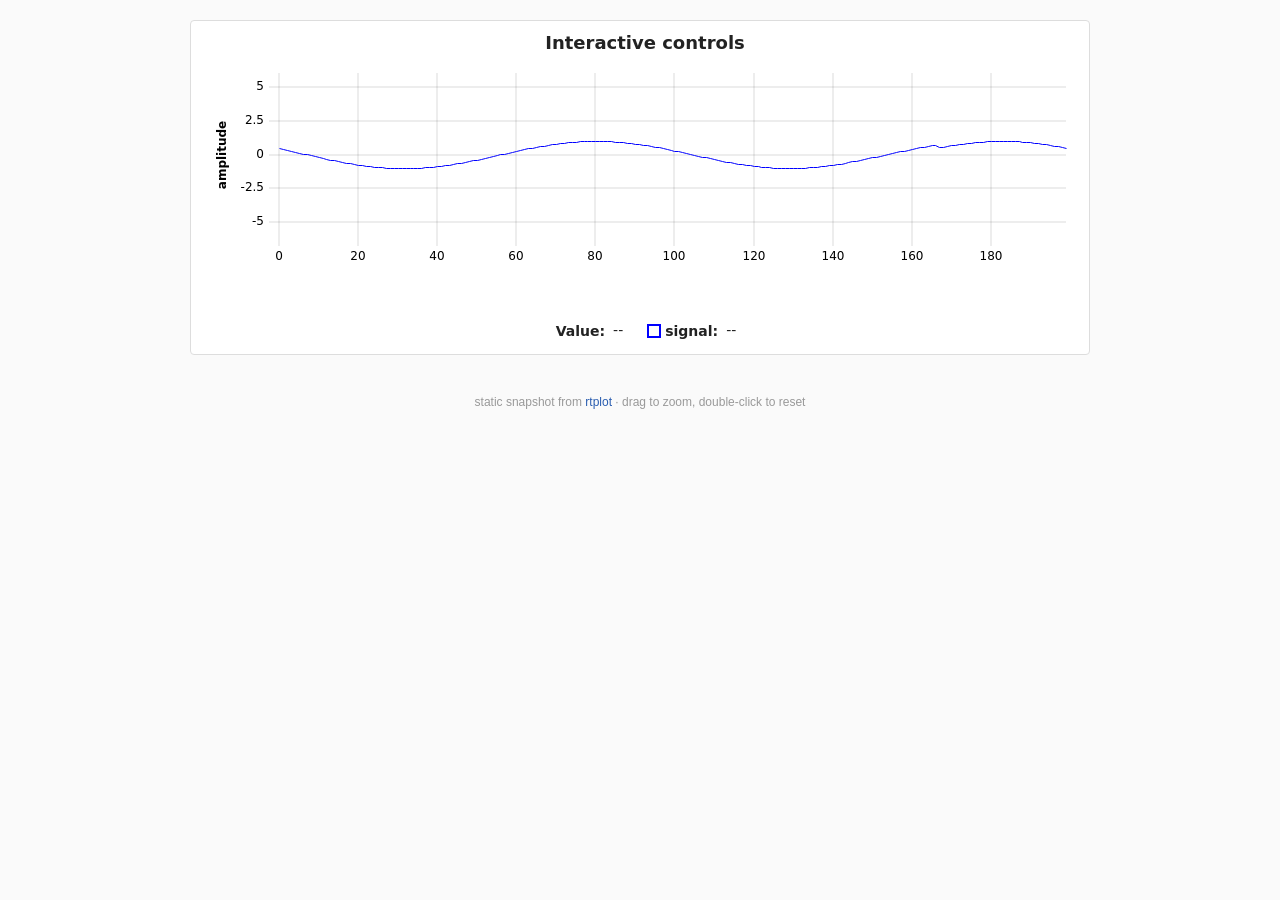
<file: examples/03_interactive_controls/snapshot.html>
<!doctype html>
<html lang="en">
<head>
<meta charset="utf-8" />
<title>rtplot snapshot</title>
<style>.uplot, .uplot *, .uplot *::before, .uplot *::after {box-sizing: border-box;}.uplot {font-family: system-ui, -apple-system, "Segoe UI", Roboto, "Helvetica Neue", Arial, "Noto Sans", sans-serif, "Apple Color Emoji", "Segoe UI Emoji", "Segoe UI Symbol", "Noto Color Emoji";line-height: 1.5;width: min-content;}.u-title {text-align: center;font-size: 18px;font-weight: bold;}.u-wrap {position: relative;user-select: none;}.u-over, .u-under {position: absolute;}.u-under {overflow: hidden;}.uplot canvas {display: block;position: relative;width: 100%;height: 100%;}.u-axis {position: absolute;}.u-legend {font-size: 14px;margin: auto;text-align: center;}.u-inline {display: block;}.u-inline * {display: inline-block;}.u-inline tr {margin-right: 16px;}.u-legend th {font-weight: 600;}.u-legend th > * {vertical-align: middle;display: inline-block;}.u-legend .u-marker {width: 1em;height: 1em;margin-right: 4px;background-clip: padding-box !important;}.u-inline.u-live th::after {content: ":";vertical-align: middle;}.u-inline:not(.u-live) .u-value {display: none;}.u-series > * {padding: 4px;}.u-series th {cursor: pointer;}.u-legend .u-off > * {opacity: 0.3;}.u-select {background: rgba(0,0,0,0.07);position: absolute;pointer-events: none;}.u-cursor-x, .u-cursor-y {position: absolute;left: 0;top: 0;pointer-events: none;will-change: transform;}.u-hz .u-cursor-x, .u-vt .u-cursor-y {height: 100%;border-right: 1px dashed #607D8B;}.u-hz .u-cursor-y, .u-vt .u-cursor-x {width: 100%;border-bottom: 1px dashed #607D8B;}.u-cursor-pt {position: absolute;top: 0;left: 0;border-radius: 50%;border: 0 solid;pointer-events: none;will-change: transform;/*this has to be !important since we set inline "background" shorthand */background-clip: padding-box !important;}.u-axis.u-off, .u-select.u-off, .u-cursor-x.u-off, .u-cursor-y.u-off, .u-cursor-pt.u-off {display: none;}</style>
<style>
  html, body { margin: 0; padding: 0; background: #fafafa; color: #222;
               font-family: -apple-system, BlinkMacSystemFont, "Segoe UI", Roboto, sans-serif; }
  #plots { display: flex; flex-direction: column; gap: 12px;
           max-width: 900px; margin: 0 auto; padding: 20px 16px; }
  .plot-wrap { background: #fff; border: 1px solid #ddd; border-radius: 4px; padding: 8px; }
  .snap-footer { text-align: center; font-size: 12px; color: #999; padding: 8px 0 20px; }
  .snap-footer a { color: #2a5db0; text-decoration: none; }
  .snap-footer a:hover { text-decoration: underline; }
</style>
</head>
<body>
<div id="plots"></div>
<p class="snap-footer">
  static snapshot from
  <a href="https://github.com/jmontp/rtplot">rtplot</a>
  &middot; drag to zoom, double-click to reset
</p>
<script>/*! https://github.com/leeoniya/uPlot (v1.6.31) */
var uPlot=function(){"use strict";const e="u-off",l="u-label",t="width",n="height",i="top",o="bottom",s="left",r="right",u="#000",a=u+"0",f="mousemove",c="mousedown",h="mouseup",d="mouseenter",p="mouseleave",m="dblclick",g="change",x="dppxchange",w="--",_="undefined"!=typeof window,b=_?document:null,v=_?window:null,k=_?navigator:null;let y,M;function S(e,l){if(null!=l){let t=e.classList;!t.contains(l)&&t.add(l)}}function E(e,l){let t=e.classList;t.contains(l)&&t.remove(l)}function T(e,l,t){e.style[l]=t+"px"}function z(e,l,t,n){let i=b.createElement(e);return null!=l&&S(i,l),null!=t&&t.insertBefore(i,n),i}function D(e,l){return z("div",e,l)}const P=new WeakMap;function A(l,t,n,i,o){let s="translate("+t+"px,"+n+"px)";s!=P.get(l)&&(l.style.transform=s,P.set(l,s),0>t||0>n||t>i||n>o?S(l,e):E(l,e))}const W=new WeakMap;function Y(e,l,t){let n=l+t;n!=W.get(e)&&(W.set(e,n),e.style.background=l,e.style.borderColor=t)}const C=new WeakMap;function F(e,l,t,n){let i=l+""+t;i!=C.get(e)&&(C.set(e,i),e.style.height=t+"px",e.style.width=l+"px",e.style.marginLeft=n?-l/2+"px":0,e.style.marginTop=n?-t/2+"px":0)}const H={passive:!0},R={...H,capture:!0};function G(e,l,t,n){l.addEventListener(e,t,n?R:H)}function I(e,l,t){l.removeEventListener(e,t,H)}function O(e,l,t,n){let i;t=t||0;let o=2147483647>=(n=n||l.length-1);for(;n-t>1;)i=o?t+n>>1:te((t+n)/2),e>l[i]?t=i:n=i;return e-l[t]>l[n]-e?n:t}function L(e,l,t,n){for(let i=1==n?l:t;i>=l&&t>=i;i+=n)if(null!=e[i])return i;return-1}function N(e,l,t,n){let i=ue(e),o=ue(l);e==l&&(-1==i?(e*=t,l/=t):(e/=t,l*=t));let s=10==t?ae:fe,r=1==o?ie:te,u=(1==i?te:ie)(s(le(e))),a=r(s(le(l))),f=re(t,u),c=re(t,a);return 10==t&&(0>u&&(f=Ee(f,-u)),0>a&&(c=Ee(c,-a))),n||2==t?(e=f*i,l=c*o):(e=Se(e,f),l=Me(l,c)),[e,l]}function j(e,l,t,n){let i=N(e,l,t,n);return 0==e&&(i[0]=0),0==l&&(i[1]=0),i}_&&function e(){let l=devicePixelRatio;y!=l&&(y=l,M&&I(g,M,e),M=matchMedia(`(min-resolution: ${y-.001}dppx) and (max-resolution: ${y+.001}dppx)`),G(g,M,e),v.dispatchEvent(new CustomEvent(x)))}();const U=.1,B={mode:3,pad:U},V={pad:0,soft:null,mode:0},$={min:V,max:V};function J(e,l,t,n){return He(t)?K(e,l,t):(V.pad=t,V.soft=n?0:null,V.mode=n?3:0,K(e,l,$))}function q(e,l){return null==e?l:e}function K(e,l,t){let n=t.min,i=t.max,o=q(n.pad,0),s=q(i.pad,0),r=q(n.hard,-he),u=q(i.hard,he),a=q(n.soft,he),f=q(i.soft,-he),c=q(n.mode,0),h=q(i.mode,0),d=l-e,p=ae(d),m=se(le(e),le(l)),g=ae(m),x=le(g-p);(1e-24>d||x>10)&&(d=0,0!=e&&0!=l||(d=1e-24,2==c&&a!=he&&(o=0),2==h&&f!=-he&&(s=0)));let w=d||m||1e3,_=ae(w),b=re(10,te(_)),v=Ee(Se(e-w*(0==d?0==e?.1:1:o),b/10),24),k=a>e||1!=c&&(3!=c||v>a)&&(2!=c||a>v)?he:a,y=se(r,k>v&&e>=k?k:oe(k,v)),M=Ee(Me(l+w*(0==d?0==l?.1:1:s),b/10),24),S=l>f||1!=h&&(3!=h||f>M)&&(2!=h||M>f)?-he:f,E=oe(u,M>S&&S>=l?S:se(S,M));return y==E&&0==y&&(E=100),[y,E]}const X=new Intl.NumberFormat(_?k.language:"en-US"),Z=e=>X.format(e),Q=Math,ee=Q.PI,le=Q.abs,te=Q.floor,ne=Q.round,ie=Q.ceil,oe=Q.min,se=Q.max,re=Q.pow,ue=Q.sign,ae=Q.log10,fe=Q.log2,ce=(e,l=1)=>Q.asinh(e/l),he=1/0;function de(e){return 1+(0|ae((e^e>>31)-(e>>31)))}function pe(e,l,t){return oe(se(e,l),t)}function me(e){return"function"==typeof e?e:()=>e}const ge=e=>e,xe=(e,l)=>l,we=()=>null,_e=()=>!0,be=(e,l)=>e==l,ve=/\.\d*?(?=9{6,}|0{6,})/gm,ke=e=>{if(Ce(e)||Te.has(e))return e;const l=""+e,t=l.match(ve);if(null==t)return e;let n=t[0].length-1;if(-1!=l.indexOf("e-")){let[e,t]=l.split("e");return+`${ke(e)}e${t}`}return Ee(e,n)};function ye(e,l){return ke(Ee(ke(e/l))*l)}function Me(e,l){return ke(ie(ke(e/l))*l)}function Se(e,l){return ke(te(ke(e/l))*l)}function Ee(e,l=0){if(Ce(e))return e;let t=10**l;return ne(e*t*(1+Number.EPSILON))/t}const Te=new Map;function ze(e){return((""+e).split(".")[1]||"").length}function De(e,l,t,n){let i=[],o=n.map(ze);for(let s=l;t>s;s++){let l=le(s),t=Ee(re(e,s),l);for(let r=0;n.length>r;r++){let u=10==e?+`${n[r]}e${s}`:n[r]*t,a=(0>s?l:0)+(o[r]>s?o[r]:0),f=10==e?u:Ee(u,a);i.push(f),Te.set(f,a)}}return i}const Pe={},Ae=[],We=[null,null],Ye=Array.isArray,Ce=Number.isInteger;function Fe(e){return"string"==typeof e}function He(e){let l=!1;if(null!=e){let t=e.constructor;l=null==t||t==Object}return l}function Re(e){return null!=e&&"object"==typeof e}const Ge=Object.getPrototypeOf(Uint8Array),Ie="__proto__";function Oe(e,l=He){let t;if(Ye(e)){let n=e.find((e=>null!=e));if(Ye(n)||l(n)){t=Array(e.length);for(let n=0;e.length>n;n++)t[n]=Oe(e[n],l)}else t=e.slice()}else if(e instanceof Ge)t=e.slice();else if(l(e)){t={};for(let n in e)n!=Ie&&(t[n]=Oe(e[n],l))}else t=e;return t}function Le(e){let l=arguments;for(let t=1;l.length>t;t++){let n=l[t];for(let l in n)l!=Ie&&(He(e[l])?Le(e[l],Oe(n[l])):e[l]=Oe(n[l]))}return e}function Ne(e,l,t){for(let n,i=0,o=-1;l.length>i;i++){let s=l[i];if(s>o){for(n=s-1;n>=0&&null==e[n];)e[n--]=null;for(n=s+1;t>n&&null==e[n];)e[o=n++]=null}}}const je="undefined"==typeof queueMicrotask?e=>Promise.resolve().then(e):queueMicrotask,Ue=["January","February","March","April","May","June","July","August","September","October","November","December"],Be=["Sunday","Monday","Tuesday","Wednesday","Thursday","Friday","Saturday"];function Ve(e){return e.slice(0,3)}const $e=Be.map(Ve),Je=Ue.map(Ve),qe={MMMM:Ue,MMM:Je,WWWW:Be,WWW:$e};function Ke(e){return(10>e?"0":"")+e}const Xe={YYYY:e=>e.getFullYear(),YY:e=>(e.getFullYear()+"").slice(2),MMMM:(e,l)=>l.MMMM[e.getMonth()],MMM:(e,l)=>l.MMM[e.getMonth()],MM:e=>Ke(e.getMonth()+1),M:e=>e.getMonth()+1,DD:e=>Ke(e.getDate()),D:e=>e.getDate(),WWWW:(e,l)=>l.WWWW[e.getDay()],WWW:(e,l)=>l.WWW[e.getDay()],HH:e=>Ke(e.getHours()),H:e=>e.getHours(),h:e=>{let l=e.getHours();return 0==l?12:l>12?l-12:l},AA:e=>12>e.getHours()?"AM":"PM",aa:e=>12>e.getHours()?"am":"pm",a:e=>12>e.getHours()?"a":"p",mm:e=>Ke(e.getMinutes()),m:e=>e.getMinutes(),ss:e=>Ke(e.getSeconds()),s:e=>e.getSeconds(),fff:e=>function(e){return(10>e?"00":100>e?"0":"")+e}(e.getMilliseconds())};function Ze(e,l){l=l||qe;let t,n=[],i=/\{([a-z]+)\}|[^{]+/gi;for(;t=i.exec(e);)n.push("{"==t[0][0]?Xe[t[1]]:t[0]);return e=>{let t="";for(let i=0;n.length>i;i++)t+="string"==typeof n[i]?n[i]:n[i](e,l);return t}}const Qe=(new Intl.DateTimeFormat).resolvedOptions().timeZone,el=e=>e%1==0,ll=[1,2,2.5,5],tl=De(10,-32,0,ll),nl=De(10,0,32,ll),il=nl.filter(el),ol=tl.concat(nl),sl="{YYYY}",rl="\n"+sl,ul="{M}/{D}",al="\n"+ul,fl=al+"/{YY}",cl="{aa}",hl="{h}:{mm}"+cl,dl="\n"+hl,pl=":{ss}",ml=null;function gl(e){let l=1e3*e,t=60*l,n=60*t,i=24*n,o=30*i,s=365*i;return[(1==e?De(10,0,3,ll).filter(el):De(10,-3,0,ll)).concat([l,5*l,10*l,15*l,30*l,t,5*t,10*t,15*t,30*t,n,2*n,3*n,4*n,6*n,8*n,12*n,i,2*i,3*i,4*i,5*i,6*i,7*i,8*i,9*i,10*i,15*i,o,2*o,3*o,4*o,6*o,s,2*s,5*s,10*s,25*s,50*s,100*s]),[[s,sl,ml,ml,ml,ml,ml,ml,1],[28*i,"{MMM}",rl,ml,ml,ml,ml,ml,1],[i,ul,rl,ml,ml,ml,ml,ml,1],[n,"{h}"+cl,fl,ml,al,ml,ml,ml,1],[t,hl,fl,ml,al,ml,ml,ml,1],[l,pl,fl+" "+hl,ml,al+" "+hl,ml,dl,ml,1],[e,pl+".{fff}",fl+" "+hl,ml,al+" "+hl,ml,dl,ml,1]],function(l){return(r,u,a,f,c,h)=>{let d=[],p=c>=s,m=c>=o&&s>c,g=l(a),x=Ee(g*e,3),w=Sl(g.getFullYear(),p?0:g.getMonth(),m||p?1:g.getDate()),_=Ee(w*e,3);if(m||p){let t=m?c/o:0,n=p?c/s:0,i=x==_?x:Ee(Sl(w.getFullYear()+n,w.getMonth()+t,1)*e,3),r=new Date(ne(i/e)),u=r.getFullYear(),a=r.getMonth();for(let o=0;f>=i;o++){let s=Sl(u+n*o,a+t*o,1),r=s-l(Ee(s*e,3));i=Ee((+s+r)*e,3),i>f||d.push(i)}}else{let o=i>c?c:i,s=_+(te(a)-te(x))+Me(x-_,o);d.push(s);let p=l(s),m=p.getHours()+p.getMinutes()/t+p.getSeconds()/n,g=c/n,w=h/r.axes[u]._space;for(;s=Ee(s+c,1==e?0:3),f>=s;)if(g>1){let e=te(Ee(m+g,6))%24,t=l(s).getHours()-e;t>1&&(t=-1),s-=t*n,m=(m+g)%24,.7>Ee((s-d[d.length-1])/c,3)*w||d.push(s)}else d.push(s)}return d}}]}const[xl,wl,_l]=gl(1),[bl,vl,kl]=gl(.001);function yl(e,l){return e.map((e=>e.map(((t,n)=>0==n||8==n||null==t?t:l(1==n||0==e[8]?t:e[1]+t)))))}function Ml(e,l){return(t,n,i,o,s)=>{let r,u,a,f,c,h,d=l.find((e=>s>=e[0]))||l[l.length-1];return n.map((l=>{let t=e(l),n=t.getFullYear(),i=t.getMonth(),o=t.getDate(),s=t.getHours(),p=t.getMinutes(),m=t.getSeconds(),g=n!=r&&d[2]||i!=u&&d[3]||o!=a&&d[4]||s!=f&&d[5]||p!=c&&d[6]||m!=h&&d[7]||d[1];return r=n,u=i,a=o,f=s,c=p,h=m,g(t)}))}}function Sl(e,l,t){return new Date(e,l,t)}function El(e,l){return l(e)}function Tl(e,l){return(t,n,i,o)=>null==o?w:l(e(n))}De(2,-53,53,[1]);const zl={show:!0,live:!0,isolate:!1,mount:()=>{},markers:{show:!0,width:2,stroke:function(e,l){let t=e.series[l];return t.width?t.stroke(e,l):t.points.width?t.points.stroke(e,l):null},fill:function(e,l){return e.series[l].fill(e,l)},dash:"solid"},idx:null,idxs:null,values:[]},Dl=[0,0];function Pl(e,l,t,n=!0){return e=>{0==e.button&&(!n||e.target==l)&&t(e)}}function Al(e,l,t,n=!0){return e=>{(!n||e.target==l)&&t(e)}}const Wl={show:!0,x:!0,y:!0,lock:!1,move:function(e,l,t){return Dl[0]=l,Dl[1]=t,Dl},points:{one:!1,show:function(e,l){let i=e.cursor.points,o=D(),s=i.size(e,l);T(o,t,s),T(o,n,s);let r=s/-2;T(o,"marginLeft",r),T(o,"marginTop",r);let u=i.width(e,l,s);return u&&T(o,"borderWidth",u),o},size:function(e,l){return e.series[l].points.size},width:0,stroke:function(e,l){let t=e.series[l].points;return t._stroke||t._fill},fill:function(e,l){let t=e.series[l].points;return t._fill||t._stroke}},bind:{mousedown:Pl,mouseup:Pl,click:Pl,dblclick:Pl,mousemove:Al,mouseleave:Al,mouseenter:Al},drag:{setScale:!0,x:!0,y:!1,dist:0,uni:null,click:(e,l)=>{l.stopPropagation(),l.stopImmediatePropagation()},_x:!1,_y:!1},focus:{dist:(e,l,t,n,i)=>n-i,prox:-1,bias:0},hover:{skip:[void 0],prox:null,bias:0},left:-10,top:-10,idx:null,dataIdx:null,idxs:null,event:null},Yl={show:!0,stroke:"rgba(0,0,0,0.07)",width:2},Cl=Le({},Yl,{filter:xe}),Fl=Le({},Cl,{size:10}),Hl=Le({},Yl,{show:!1}),Rl='12px system-ui, -apple-system, "Segoe UI", Roboto, "Helvetica Neue", Arial, "Noto Sans", sans-serif, "Apple Color Emoji", "Segoe UI Emoji", "Segoe UI Symbol", "Noto Color Emoji"',Gl="bold "+Rl,Il={show:!0,scale:"x",stroke:u,space:50,gap:5,size:50,labelGap:0,labelSize:30,labelFont:Gl,side:2,grid:Cl,ticks:Fl,border:Hl,font:Rl,lineGap:1.5,rotate:0},Ol={show:!0,scale:"x",auto:!1,sorted:1,min:he,max:-he,idxs:[]};function Ll(e,l){return l.map((e=>null==e?"":Z(e)))}function Nl(e,l,t,n,i,o,s){let r=[],u=Te.get(i)||0;for(let e=t=s?t:Ee(Me(t,i),u);n>=e;e=Ee(e+i,u))r.push(Object.is(e,-0)?0:e);return r}function jl(e,l,t,n,i){const o=[],s=e.scales[e.axes[l].scale].log,r=te((10==s?ae:fe)(t));i=re(s,r),10==s&&(i=ol[O(i,ol)]);let u=t,a=i*s;10==s&&(a=ol[O(a,ol)]);do{o.push(u),u+=i,10!=s||Te.has(u)||(u=Ee(u,Te.get(i))),a>u||(a=(i=u)*s,10==s&&(a=ol[O(a,ol)]))}while(n>=u);return o}function Ul(e,l,t,n,i){let o=e.scales[e.axes[l].scale].asinh,s=n>o?jl(e,l,se(o,t),n,i):[o],r=0>n||t>0?[]:[0];return(-o>t?jl(e,l,se(o,-n),-t,i):[o]).reverse().map((e=>-e)).concat(r,s)}const Bl=/./,Vl=/[12357]/,$l=/[125]/,Jl=/1/,ql=(e,l,t,n)=>e.map(((e,i)=>4==l&&0==e||i%n==0&&t.test(e.toExponential()[0>e?1:0])?e:null));function Kl(e,l,t){let n=e.axes[t],i=n.scale,o=e.scales[i],s=e.valToPos,r=n._space,u=s(10,i),a=s(9,i)-u<r?s(7,i)-u<r?s(5,i)-u<r?Jl:$l:Vl:Bl;if(a==Jl){let e=le(s(1,i)-u);if(r>e)return ql(l.slice().reverse(),o.distr,a,ie(r/e)).reverse()}return ql(l,o.distr,a,1)}function Xl(e,l,t){let n=e.axes[t],i=n.scale,o=n._space,s=e.valToPos,r=le(s(1,i)-s(2,i));return o>r?ql(l.slice().reverse(),3,Bl,ie(o/r)).reverse():l}function Zl(e,l,t,n){return null==n?w:null==l?"":Z(l)}const Ql={show:!0,scale:"y",stroke:u,space:30,gap:5,size:50,labelGap:0,labelSize:30,labelFont:Gl,side:3,grid:Cl,ticks:Fl,border:Hl,font:Rl,lineGap:1.5,rotate:0},et={scale:null,auto:!0,sorted:0,min:he,max:-he},lt=(e,l,t,n,i)=>i,tt={show:!0,auto:!0,sorted:0,gaps:lt,alpha:1,facets:[Le({},et,{scale:"x"}),Le({},et,{scale:"y"})]},nt={scale:"y",auto:!0,sorted:0,show:!0,spanGaps:!1,gaps:lt,alpha:1,points:{show:function(e,l){let{scale:t,idxs:n}=e.series[0],i=e._data[0],o=e.valToPos(i[n[0]],t,!0),s=e.valToPos(i[n[1]],t,!0);return le(s-o)/(e.series[l].points.space*y)>=n[1]-n[0]},filter:null},values:null,min:he,max:-he,idxs:[],path:null,clip:null};function it(e,l,t){return t/10}const ot={time:!0,auto:!0,distr:1,log:10,asinh:1,min:null,max:null,dir:1,ori:0},st=Le({},ot,{time:!1,ori:1}),rt={};function ut(e){let l=rt[e];return l||(l={key:e,plots:[],sub(e){l.plots.push(e)},unsub(e){l.plots=l.plots.filter((l=>l!=e))},pub(e,t,n,i,o,s,r){for(let u=0;l.plots.length>u;u++)l.plots[u]!=t&&l.plots[u].pub(e,t,n,i,o,s,r)}},null!=e&&(rt[e]=l)),l}function at(e,l,t){const n=e.mode,i=e.series[l],o=2==n?e._data[l]:e._data,s=e.scales,r=e.bbox;let u=o[0],a=2==n?o[1]:o[l],f=2==n?s[i.facets[0].scale]:s[e.series[0].scale],c=2==n?s[i.facets[1].scale]:s[i.scale],h=r.left,d=r.top,p=r.width,m=r.height,g=e.valToPosH,x=e.valToPosV;return 0==f.ori?t(i,u,a,f,c,g,x,h,d,p,m,xt,_t,vt,yt,St):t(i,u,a,f,c,x,g,d,h,m,p,wt,bt,kt,Mt,Et)}function ft(e,l){let t=0,n=0,i=q(e.bands,Ae);for(let e=0;i.length>e;e++){let o=i[e];o.series[0]==l?t=o.dir:o.series[1]==l&&(n|=1==o.dir?1:2)}return[t,1==n?-1:2==n?1:3==n?2:0]}function ct(e,l,t,n,i){let o=e.series[l],s=e.scales[2==e.mode?o.facets[1].scale:o.scale];return-1==i?s.min:1==i?s.max:3==s.distr?1==s.dir?s.min:s.max:0}function ht(e,l,t,n,i,o){return at(e,l,((e,l,s,r,u,a,f,c,h,d,p)=>{let m=e.pxRound;const g=0==r.ori?_t:bt;let x,w;1==r.dir*(0==r.ori?1:-1)?(x=t,w=n):(x=n,w=t);let _=m(a(l[x],r,d,c)),b=m(f(s[x],u,p,h)),v=m(a(l[w],r,d,c)),k=m(f(1==o?u.max:u.min,u,p,h)),y=new Path2D(i);return g(y,v,k),g(y,_,k),g(y,_,b),y}))}function dt(e,l,t,n,i,o){let s=null;if(e.length>0){s=new Path2D;const r=0==l?vt:kt;let u=t;for(let l=0;e.length>l;l++){let t=e[l];if(t[1]>t[0]){let e=t[0]-u;e>0&&r(s,u,n,e,n+o),u=t[1]}}let a=t+i-u,f=10;a>0&&r(s,u,n-f/2,a,n+o+f)}return s}function pt(e,l,t,n,i,o,s){let r=[],u=e.length;for(let a=1==i?t:n;a>=t&&n>=a;a+=i)if(null===l[a]){let f=a,c=a;if(1==i)for(;++a<=n&&null===l[a];)c=a;else for(;--a>=t&&null===l[a];)c=a;let h=o(e[f]),d=c==f?h:o(e[c]),p=f-i;h=s>0||0>p||p>=u?h:o(e[p]);let m=c+i;d=0>s||0>m||m>=u?d:o(e[m]),h>d||r.push([h,d])}return r}function mt(e){return 0==e?ge:1==e?ne:l=>ye(l,e)}function gt(e){let l=0==e?xt:wt,t=0==e?(e,l,t,n,i,o)=>{e.arcTo(l,t,n,i,o)}:(e,l,t,n,i,o)=>{e.arcTo(t,l,i,n,o)},n=0==e?(e,l,t,n,i)=>{e.rect(l,t,n,i)}:(e,l,t,n,i)=>{e.rect(t,l,i,n)};return(e,i,o,s,r,u=0,a=0)=>{0==u&&0==a?n(e,i,o,s,r):(u=oe(u,s/2,r/2),a=oe(a,s/2,r/2),l(e,i+u,o),t(e,i+s,o,i+s,o+r,u),t(e,i+s,o+r,i,o+r,a),t(e,i,o+r,i,o,a),t(e,i,o,i+s,o,u),e.closePath())}}const xt=(e,l,t)=>{e.moveTo(l,t)},wt=(e,l,t)=>{e.moveTo(t,l)},_t=(e,l,t)=>{e.lineTo(l,t)},bt=(e,l,t)=>{e.lineTo(t,l)},vt=gt(0),kt=gt(1),yt=(e,l,t,n,i,o)=>{e.arc(l,t,n,i,o)},Mt=(e,l,t,n,i,o)=>{e.arc(t,l,n,i,o)},St=(e,l,t,n,i,o,s)=>{e.bezierCurveTo(l,t,n,i,o,s)},Et=(e,l,t,n,i,o,s)=>{e.bezierCurveTo(t,l,i,n,s,o)};function Tt(){return(e,l,t,n,i)=>at(e,l,((l,o,s,r,u,a,f,c,h,d,p)=>{let m,g,{pxRound:x,points:w}=l;0==r.ori?(m=xt,g=yt):(m=wt,g=Mt);const _=Ee(w.width*y,3);let b=(w.size-w.width)/2*y,v=Ee(2*b,3),k=new Path2D,M=new Path2D,{left:S,top:E,width:T,height:z}=e.bbox;vt(M,S-v,E-v,T+2*v,z+2*v);const D=e=>{if(null!=s[e]){let l=x(a(o[e],r,d,c)),t=x(f(s[e],u,p,h));m(k,l+b,t),g(k,l,t,b,0,2*ee)}};if(i)i.forEach(D);else for(let e=t;n>=e;e++)D(e);return{stroke:_>0?k:null,fill:k,clip:M,flags:3}}))}function zt(e){return(l,t,n,i,o,s)=>{n!=i&&(o!=n&&s!=n&&e(l,t,n),o!=i&&s!=i&&e(l,t,i),e(l,t,s))}}const Dt=zt(_t),Pt=zt(bt);function At(e){const l=q(e?.alignGaps,0);return(e,t,n,i)=>at(e,t,((o,s,r,u,a,f,c,h,d,p,m)=>{let g,x,w=o.pxRound,_=e=>w(f(e,u,p,h)),b=e=>w(c(e,a,m,d));0==u.ori?(g=_t,x=Dt):(g=bt,x=Pt);const v=u.dir*(0==u.ori?1:-1),k={stroke:new Path2D,fill:null,clip:null,band:null,gaps:null,flags:1},y=k.stroke;let M,S,E,T=he,z=-he,D=_(s[1==v?n:i]),P=L(r,n,i,1*v),A=L(r,n,i,-1*v),W=_(s[P]),Y=_(s[A]),C=!1;for(let e=1==v?n:i;e>=n&&i>=e;e+=v){let l=_(s[e]),t=r[e];l==D?null!=t?(S=b(t),T==he&&(g(y,l,S),M=S),T=oe(S,T),z=se(S,z)):null===t&&(C=!0):(T!=he&&(x(y,D,T,z,M,S),E=D),null!=t?(S=b(t),g(y,l,S),T=z=M=S):(T=he,z=-he,null===t&&(C=!0)),D=l)}T!=he&&T!=z&&E!=D&&x(y,D,T,z,M,S);let[F,H]=ft(e,t);if(null!=o.fill||0!=F){let l=k.fill=new Path2D(y),n=b(o.fillTo(e,t,o.min,o.max,F));g(l,Y,n),g(l,W,n)}if(!o.spanGaps){let a=[];C&&a.push(...pt(s,r,n,i,v,_,l)),k.gaps=a=o.gaps(e,t,n,i,a),k.clip=dt(a,u.ori,h,d,p,m)}return 0!=H&&(k.band=2==H?[ht(e,t,n,i,y,-1),ht(e,t,n,i,y,1)]:ht(e,t,n,i,y,H)),k}))}function Wt(e,l,t,n,i,o,s=he){if(e.length>1){let r=null;for(let u=0,a=1/0;e.length>u;u++)if(void 0!==l[u]){if(null!=r){let l=le(e[u]-e[r]);a>l&&(a=l,s=le(t(e[u],n,i,o)-t(e[r],n,i,o)))}r=u}}return s}function Yt(e,l,t,n,i){const o=e.length;if(2>o)return null;const s=new Path2D;if(t(s,e[0],l[0]),2==o)n(s,e[1],l[1]);else{let t=Array(o),n=Array(o-1),r=Array(o-1),u=Array(o-1);for(let t=0;o-1>t;t++)r[t]=l[t+1]-l[t],u[t]=e[t+1]-e[t],n[t]=r[t]/u[t];t[0]=n[0];for(let e=1;o-1>e;e++)0===n[e]||0===n[e-1]||n[e-1]>0!=n[e]>0?t[e]=0:(t[e]=3*(u[e-1]+u[e])/((2*u[e]+u[e-1])/n[e-1]+(u[e]+2*u[e-1])/n[e]),isFinite(t[e])||(t[e]=0));t[o-1]=n[o-2];for(let n=0;o-1>n;n++)i(s,e[n]+u[n]/3,l[n]+t[n]*u[n]/3,e[n+1]-u[n]/3,l[n+1]-t[n+1]*u[n]/3,e[n+1],l[n+1])}return s}const Ct=new Set;function Ft(){for(let e of Ct)e.syncRect(!0)}_&&(G("resize",v,Ft),G("scroll",v,Ft,!0),G(x,v,(()=>{Kt.pxRatio=y})));const Ht=At(),Rt=Tt();function Gt(e,l,t,n){return(n?[e[0],e[1]].concat(e.slice(2)):[e[0]].concat(e.slice(1))).map(((e,n)=>It(e,n,l,t)))}function It(e,l,t,n){return Le({},0==l?t:n,e)}function Ot(e,l,t){return null==l?We:[l,t]}const Lt=Ot;function Nt(e,l,t){return null==l?We:J(l,t,U,!0)}function jt(e,l,t,n){return null==l?We:N(l,t,e.scales[n].log,!1)}const Ut=jt;function Bt(e,l,t,n){return null==l?We:j(l,t,e.scales[n].log,!1)}const Vt=Bt;function $t(e,l,t,n,i){let o=se(de(e),de(l)),s=l-e,r=O(i/n*s,t);do{let e=t[r],l=n*e/s;if(l>=i&&17>=o+(5>e?Te.get(e):0))return[e,l]}while(++r<t.length);return[0,0]}function Jt(e){let l,t;return[e=e.replace(/(\d+)px/,((e,n)=>(l=ne((t=+n)*y))+"px")),l,t]}function qt(e){e.show&&[e.font,e.labelFont].forEach((e=>{let l=Ee(e[2]*y,1);e[0]=e[0].replace(/[0-9.]+px/,l+"px"),e[1]=l}))}function Kt(u,g,_){const k={mode:q(u.mode,1)},M=k.mode;function P(e,l){return((3==l.distr?ae(e>0?e:l.clamp(k,e,l.min,l.max,l.key)):4==l.distr?ce(e,l.asinh):100==l.distr?l.fwd(e):e)-l._min)/(l._max-l._min)}function W(e,l,t,n){let i=P(e,l);return n+t*(-1==l.dir?1-i:i)}function C(e,l,t,n){let i=P(e,l);return n+t*(-1==l.dir?i:1-i)}function H(e,l,t,n){return 0==l.ori?W(e,l,t,n):C(e,l,t,n)}k.valToPosH=W,k.valToPosV=C;let R=!1;k.status=0;const L=k.root=D("uplot");null!=u.id&&(L.id=u.id),S(L,u.class),u.title&&(D("u-title",L).textContent=u.title);const V=z("canvas"),$=k.ctx=V.getContext("2d"),K=D("u-wrap",L);G("click",K,(e=>{e.target===Z&&(Hn!=Wn||Rn!=Yn)&&Vn.click(k,e)}),!0);const X=k.under=D("u-under",K);K.appendChild(V);const Z=k.over=D("u-over",K),te=+q((u=Oe(u)).pxAlign,1),ue=mt(te);(u.plugins||[]).forEach((e=>{e.opts&&(u=e.opts(k,u)||u)}));const fe=u.ms||.001,de=k.series=1==M?Gt(u.series||[],Ol,nt,!1):function(e,l){return e.map(((e,t)=>0==t?{}:Le({},l,e)))}(u.series||[null],tt),ge=k.axes=Gt(u.axes||[],Il,Ql,!0),ve=k.scales={},ke=k.bands=u.bands||[];ke.forEach((e=>{e.fill=me(e.fill||null),e.dir=q(e.dir,-1)}));const Me=2==M?de[1].facets[0].scale:de[0].scale,Se={axes:function(){for(let e=0;ge.length>e;e++){let l=ge[e];if(!l.show||!l._show)continue;let t,n,u=l.side,a=u%2,f=l.stroke(k,e),c=0==u||3==u?-1:1;if(l.label){let e=ne((l._lpos+l.labelGap*c)*y);dn(l.labelFont[0],f,"center",2==u?i:o),$.save(),1==a?(t=n=0,$.translate(e,ne($l+ql/2)),$.rotate((3==u?-ee:ee)/2)):(t=ne(Vl+Jl/2),n=e),$.fillText(l.label,t,n),$.restore()}let[h,d]=l._found;if(0==d)continue;let p=ve[l.scale],m=0==a?Jl:ql,g=0==a?Vl:$l,x=ne(l.gap*y),w=l._splits,_=2==p.distr?w.map((e=>un[e])):w,b=2==p.distr?un[w[1]]-un[w[0]]:h,v=l.ticks,M=l.border,S=v.show?ne(v.size*y):0,E=l._rotate*-ee/180,T=ue(l._pos*y),z=T+(S+x)*c;n=0==a?z:0,t=1==a?z:0,dn(l.font[0],f,1==l.align?s:2==l.align?r:E>0?s:0>E?r:0==a?"center":3==u?r:s,E||1==a?"middle":2==u?i:o);let D=l.font[1]*l.lineGap,P=w.map((e=>ue(H(e,p,m,g)))),A=l._values;for(let e=0;A.length>e;e++){let l=A[e];if(null!=l){0==a?t=P[e]:n=P[e],l=""+l;let i=-1==l.indexOf("\n")?[l]:l.split(/\n/gm);for(let e=0;i.length>e;e++){let l=i[e];E?($.save(),$.translate(t,n+e*D),$.rotate(E),$.fillText(l,0,0),$.restore()):$.fillText(l,t,n+e*D)}}}v.show&&kn(P,v.filter(k,_,e,d,b),a,u,T,S,Ee(v.width*y,3),v.stroke(k,e),v.dash,v.cap);let W=l.grid;W.show&&kn(P,W.filter(k,_,e,d,b),a,0==a?2:1,0==a?$l:Vl,0==a?ql:Jl,Ee(W.width*y,3),W.stroke(k,e),W.dash,W.cap),M.show&&kn([T],[1],0==a?1:0,0==a?1:2,1==a?$l:Vl,1==a?ql:Jl,Ee(M.width*y,3),M.stroke(k,e),M.dash,M.cap)}zi("drawAxes")},series:function(){Wt>0&&(de.forEach(((e,l)=>{if(l>0&&e.show&&(gn(l,!1),gn(l,!0),null==e._paths)){rn!=e.alpha&&($.globalAlpha=rn=e.alpha);let t=2==M?[0,g[l][0].length-1]:function(e){let l=pe(Yt-1,0,Wt-1),t=pe(Ft+1,0,Wt-1);for(;null==e[l]&&l>0;)l--;for(;null==e[t]&&Wt-1>t;)t++;return[l,t]}(g[l]);e._paths=e.paths(k,l,t[0],t[1]),1!=rn&&($.globalAlpha=rn=1)}})),de.forEach(((e,l)=>{if(l>0&&e.show){rn!=e.alpha&&($.globalAlpha=rn=e.alpha),null!=e._paths&&xn(l,!1);{let t=null!=e._paths?e._paths.gaps:null,n=e.points.show(k,l,Yt,Ft,t),i=e.points.filter(k,l,n,t);(n||i)&&(e.points._paths=e.points.paths(k,l,Yt,Ft,i),xn(l,!0))}1!=rn&&($.globalAlpha=rn=1),zi("drawSeries",l)}})))}},De=(u.drawOrder||["axes","series"]).map((e=>Se[e]));function Ce(e){let l=ve[e];if(null==l){let t=(u.scales||Pe)[e]||Pe;if(null!=t.from)Ce(t.from),ve[e]=Le({},ve[t.from],t,{key:e});else{l=ve[e]=Le({},e==Me?ot:st,t),l.key=e;let n=l.time,i=l.range,o=Ye(i);if((e!=Me||2==M&&!n)&&(!o||null!=i[0]&&null!=i[1]||(i={min:null==i[0]?B:{mode:1,hard:i[0],soft:i[0]},max:null==i[1]?B:{mode:1,hard:i[1],soft:i[1]}},o=!1),!o&&He(i))){let e=i;i=(l,t,n)=>null==t?We:J(t,n,e)}l.range=me(i||(n?Lt:e==Me?3==l.distr?Ut:4==l.distr?Vt:Ot:3==l.distr?jt:4==l.distr?Bt:Nt)),l.auto=me(!o&&l.auto),l.clamp=me(l.clamp||it),l._min=l._max=null}}}Ce("x"),Ce("y"),1==M&&de.forEach((e=>{Ce(e.scale)})),ge.forEach((e=>{Ce(e.scale)}));for(let e in u.scales)Ce(e);const Ge=ve[Me],Ie=Ge.distr;let Ne,Ue;0==Ge.ori?(S(L,"u-hz"),Ne=W,Ue=C):(S(L,"u-vt"),Ne=C,Ue=W);const Be={};for(let e in ve){let l=ve[e];null==l.min&&null==l.max||(Be[e]={min:l.min,max:l.max},l.min=l.max=null)}const Ve=u.tzDate||(e=>new Date(ne(e/fe))),$e=u.fmtDate||Ze,Je=1==fe?_l(Ve):kl(Ve),qe=Ml(Ve,yl(1==fe?wl:vl,$e)),Ke=Tl(Ve,El("{YYYY}-{MM}-{DD} {h}:{mm}{aa}",$e)),Xe=[],Qe=k.legend=Le({},zl,u.legend),el=Qe.show,ll=Qe.markers;let tl,nl,sl;Qe.idxs=Xe,ll.width=me(ll.width),ll.dash=me(ll.dash),ll.stroke=me(ll.stroke),ll.fill=me(ll.fill);let rl,ul=[],al=[],fl=!1,cl={};if(Qe.live){const e=de[1]?de[1].values:null;fl=null!=e,rl=fl?e(k,1,0):{_:0};for(let e in rl)cl[e]=w}if(el)if(tl=z("table","u-legend",L),sl=z("tbody",null,tl),Qe.mount(k,tl),fl){nl=z("thead",null,tl,sl);let e=z("tr",null,nl);for(var hl in z("th",null,e),rl)z("th",l,e).textContent=hl}else S(tl,"u-inline"),Qe.live&&S(tl,"u-live");const dl={show:!0},pl={show:!1},ml=new Map;function gl(e,l,t,n=!0){const i=ml.get(l)||{},o=xt.bind[e](k,l,t,n);o&&(G(e,l,i[e]=o),ml.set(l,i))}function Sl(e,l){const t=ml.get(l)||{};for(let n in t)null!=e&&n!=e||(I(n,l,t[n]),delete t[n]);null==e&&ml.delete(l)}let Dl=0,Pl=0,Al=0,Yl=0,Cl=0,Fl=0,Hl=Cl,Rl=Fl,Gl=Al,Bl=Yl,Vl=0,$l=0,Jl=0,ql=0;k.bbox={};let et=!1,lt=!1,rt=!1,at=!1,ft=!1,ht=!1;function dt(e,l,t){(t||e!=k.width||l!=k.height)&&pt(e,l),Sn(!1),rt=!0,lt=!0,Nn()}function pt(e,l){k.width=Dl=Al=e,k.height=Pl=Yl=l,Cl=Fl=0,function(){let e=!1,l=!1,t=!1,n=!1;ge.forEach((i=>{if(i.show&&i._show){let{side:o,_size:s}=i,r=s+(null!=i.label?i.labelSize:0);r>0&&(o%2?(Al-=r,3==o?(Cl+=r,n=!0):t=!0):(Yl-=r,0==o?(Fl+=r,e=!0):l=!0))}})),zt[0]=e,zt[1]=t,zt[2]=l,zt[3]=n,Al-=At[1]+At[3],Cl+=At[3],Yl-=At[2]+At[0],Fl+=At[0]}(),function(){let e=Cl+Al,l=Fl+Yl,t=Cl,n=Fl;function i(i,o){switch(i){case 1:return e+=o,e-o;case 2:return l+=o,l-o;case 3:return t-=o,t+o;case 0:return n-=o,n+o}}ge.forEach((e=>{if(e.show&&e._show){let l=e.side;e._pos=i(l,e._size),null!=e.label&&(e._lpos=i(l,e.labelSize))}}))}();let t=k.bbox;Vl=t.left=ye(Cl*y,.5),$l=t.top=ye(Fl*y,.5),Jl=t.width=ye(Al*y,.5),ql=t.height=ye(Yl*y,.5)}const gt=3;k.setSize=function({width:e,height:l}){dt(e,l)};const xt=k.cursor=Le({},Wl,{drag:{y:2==M}},u.cursor);if(null==xt.dataIdx){let e=xt.hover,l=e.skip=new Set(e.skip??[]);l.add(void 0);let t=e.prox=me(e.prox),n=e.bias??=0;xt.dataIdx=(e,i,o,s)=>{if(0==i)return o;let r=o,u=t(e,i,o,s)??he,a=u>=0&&he>u,f=0==Ge.ori?Al:Yl,c=xt.left,h=g[0],d=g[i];if(l.has(d[o])){r=null;let e,t=null,i=null;if(0==n||-1==n)for(e=o;null==t&&e-- >0;)l.has(d[e])||(t=e);if(0==n||1==n)for(e=o;null==i&&e++<d.length;)l.has(d[e])||(i=e);if(null!=t||null!=i)if(a){let e=c-(null==t?-1/0:Ne(h[t],Ge,f,0)),l=(null==i?1/0:Ne(h[i],Ge,f,0))-c;e>l?l>u||(r=i):e>u||(r=t)}else r=null==i?t:null==t||o-t>i-o?i:t}else a&&le(c-Ne(h[o],Ge,f,0))>u&&(r=null);return r}}const wt=e=>{xt.event=e};xt.idxs=Xe,xt._lock=!1;let _t=xt.points;_t.show=me(_t.show),_t.size=me(_t.size),_t.stroke=me(_t.stroke),_t.width=me(_t.width),_t.fill=me(_t.fill);const bt=k.focus=Le({},u.focus||{alpha:.3},xt.focus),vt=bt.prox>=0,kt=vt&&_t.one;let yt=[],Mt=[],St=[];function Et(e,l){let t=_t.show(k,l);if(t)return S(t,"u-cursor-pt"),S(t,e.class),A(t,-10,-10,Al,Yl),Z.insertBefore(t,yt[l]),t}function Tt(t,n){if(1==M||n>0){let e=1==M&&ve[t.scale].time,l=t.value;t.value=e?Fe(l)?Tl(Ve,El(l,$e)):l||Ke:l||Zl,t.label=t.label||(e?"Time":"Value")}if(kt||n>0){t.width=null==t.width?1:t.width,t.paths=t.paths||Ht||we,t.fillTo=me(t.fillTo||ct),t.pxAlign=+q(t.pxAlign,te),t.pxRound=mt(t.pxAlign),t.stroke=me(t.stroke||null),t.fill=me(t.fill||null),t._stroke=t._fill=t._paths=t._focus=null;let e=function(e){return Ee(1*(3+2*(e||1)),3)}(se(1,t.width)),l=t.points=Le({},{size:e,width:se(1,.2*e),stroke:t.stroke,space:2*e,paths:Rt,_stroke:null,_fill:null},t.points);l.show=me(l.show),l.filter=me(l.filter),l.fill=me(l.fill),l.stroke=me(l.stroke),l.paths=me(l.paths),l.pxAlign=t.pxAlign}if(el){let i=function(t,n){if(0==n&&(fl||!Qe.live||2==M))return We;let i=[],o=z("tr","u-series",sl,sl.childNodes[n]);S(o,t.class),t.show||S(o,e);let s=z("th",null,o);if(ll.show){let e=D("u-marker",s);if(n>0){let l=ll.width(k,n);l&&(e.style.border=l+"px "+ll.dash(k,n)+" "+ll.stroke(k,n)),e.style.background=ll.fill(k,n)}}let r=D(l,s);for(var u in r.textContent=t.label,n>0&&(ll.show||(r.style.color=t.width>0?ll.stroke(k,n):ll.fill(k,n)),gl("click",s,(e=>{if(xt._lock)return;wt(e);let l=de.indexOf(t);if((e.ctrlKey||e.metaKey)!=Qe.isolate){let e=de.some(((e,t)=>t>0&&t!=l&&e.show));de.forEach(((t,n)=>{n>0&&Qn(n,e?n==l?dl:pl:dl,!0,Pi.setSeries)}))}else Qn(l,{show:!t.show},!0,Pi.setSeries)}),!1),vt&&gl(d,s,(e=>{xt._lock||(wt(e),Qn(de.indexOf(t),ni,!0,Pi.setSeries))}),!1)),rl){let e=z("td","u-value",o);e.textContent="--",i.push(e)}return[o,i]}(t,n);ul.splice(n,0,i[0]),al.splice(n,0,i[1]),Qe.values.push(null)}if(xt.show){Xe.splice(n,0,null);let e=null;kt?0==n&&(e=Et(t,n)):n>0&&(e=Et(t,n)),yt.splice(n,0,e),Mt.splice(n,0,0),St.splice(n,0,0)}zi("addSeries",n)}k.addSeries=function(e,l){l=null==l?de.length:l,e=1==M?It(e,l,Ol,nt):It(e,l,{},tt),de.splice(l,0,e),Tt(de[l],l)},k.delSeries=function(e){if(de.splice(e,1),el){Qe.values.splice(e,1),al.splice(e,1);let l=ul.splice(e,1)[0];Sl(null,l.firstChild),l.remove()}xt.show&&(Xe.splice(e,1),yt.splice(e,1)[0].remove(),Mt.splice(e,1),St.splice(e,1)),zi("delSeries",e)};const zt=[!1,!1,!1,!1];function Dt(e,l,t){let[n,i,o,s]=t,r=l%2,u=0;return 0==r&&(s||i)&&(u=0==l&&!n||2==l&&!o?ne(Il.size/3):0),1==r&&(n||o)&&(u=1==l&&!i||3==l&&!s?ne(Ql.size/2):0),u}const Pt=k.padding=(u.padding||[Dt,Dt,Dt,Dt]).map((e=>me(q(e,Dt)))),At=k._padding=Pt.map(((e,l)=>e(k,l,zt,0)));let Wt,Yt=null,Ft=null;const Kt=1==M?de[0].idxs:null;let Xt,Zt,Qt,en,ln,tn,nn,on,sn,rn,un=null,an=!1;function fn(e,l){if(k.data=k._data=g=null==e?[]:e,2==M){Wt=0;for(let e=1;de.length>e;e++)Wt+=g[e][0].length}else{0==g.length&&(k.data=k._data=g=[[]]),un=g[0],Wt=un.length;let e=g;if(2==Ie){e=g.slice();let l=e[0]=Array(Wt);for(let e=0;Wt>e;e++)l[e]=e}k._data=g=e}if(Sn(!0),zi("setData"),2==Ie&&(rt=!0),!1!==l){let e=Ge;e.auto(k,an)?cn():Zn(Me,e.min,e.max),at=at||xt.left>=0,ht=!0,Nn()}}function cn(){let e,l;an=!0,1==M&&(Wt>0?(Yt=Kt[0]=0,Ft=Kt[1]=Wt-1,e=g[0][Yt],l=g[0][Ft],2==Ie?(e=Yt,l=Ft):e==l&&(3==Ie?[e,l]=N(e,e,Ge.log,!1):4==Ie?[e,l]=j(e,e,Ge.log,!1):Ge.time?l=e+ne(86400/fe):[e,l]=J(e,l,U,!0))):(Yt=Kt[0]=e=null,Ft=Kt[1]=l=null)),Zn(Me,e,l)}function hn(e,l,t,n,i,o){e??=a,t??=Ae,n??="butt",i??=a,o??="round",e!=Xt&&($.strokeStyle=Xt=e),i!=Zt&&($.fillStyle=Zt=i),l!=Qt&&($.lineWidth=Qt=l),o!=ln&&($.lineJoin=ln=o),n!=tn&&($.lineCap=tn=n),t!=en&&$.setLineDash(en=t)}function dn(e,l,t,n){l!=Zt&&($.fillStyle=Zt=l),e!=nn&&($.font=nn=e),t!=on&&($.textAlign=on=t),n!=sn&&($.textBaseline=sn=n)}function pn(e,l,t,n,i=0){if(n.length>0&&e.auto(k,an)&&(null==l||null==l.min)){let l=q(Yt,0),o=q(Ft,n.length-1),s=null==t.min?3==e.distr?function(e,l,t){let n=he,i=-he;for(let o=l;t>=o;o++){let l=e[o];null!=l&&l>0&&(n>l&&(n=l),l>i&&(i=l))}return[n,i]}(n,l,o):function(e,l,t,n){let i=he,o=-he;if(1==n)i=e[l],o=e[t];else if(-1==n)i=e[t],o=e[l];else for(let n=l;t>=n;n++){let l=e[n];null!=l&&(i>l&&(i=l),l>o&&(o=l))}return[i,o]}(n,l,o,i):[t.min,t.max];e.min=oe(e.min,t.min=s[0]),e.max=se(e.max,t.max=s[1])}}k.setData=fn;const mn={min:null,max:null};function gn(e,l){let t=l?de[e].points:de[e];t._stroke=t.stroke(k,e),t._fill=t.fill(k,e)}function xn(e,l){let t=l?de[e].points:de[e],{stroke:n,fill:i,clip:o,flags:s,_stroke:r=t._stroke,_fill:u=t._fill,_width:a=t.width}=t._paths;a=Ee(a*y,3);let f=null,c=a%2/2;l&&null==u&&(u=a>0?"#fff":r);let h=1==t.pxAlign&&c>0;if(h&&$.translate(c,c),!l){let e=Vl-a/2,l=$l-a/2,t=Jl+a,n=ql+a;f=new Path2D,f.rect(e,l,t,n)}l?_n(r,a,t.dash,t.cap,u,n,i,s,o):function(e,l,t,n,i,o,s,r,u,a,f){let c=!1;0!=u&&ke.forEach(((h,d)=>{if(h.series[0]==e){let e,p=de[h.series[1]],m=g[h.series[1]],x=(p._paths||Pe).band;Ye(x)&&(x=1==h.dir?x[0]:x[1]);let w=null;p.show&&x&&function(e,l,t){for(l=q(l,0),t=q(t,e.length-1);t>=l;){if(null!=e[l])return!0;l++}return!1}(m,Yt,Ft)?(w=h.fill(k,d)||o,e=p._paths.clip):x=null,_n(l,t,n,i,w,s,r,u,a,f,e,x),c=!0}})),c||_n(l,t,n,i,o,s,r,u,a,f)}(e,r,a,t.dash,t.cap,u,n,i,s,f,o),h&&$.translate(-c,-c)}const wn=3;function _n(e,l,t,n,i,o,s,r,u,a,f,c){hn(e,l,t,n,i),(u||a||c)&&($.save(),u&&$.clip(u),a&&$.clip(a)),c?(r&wn)==wn?($.clip(c),f&&$.clip(f),vn(i,s),bn(e,o,l)):2&r?(vn(i,s),$.clip(c),bn(e,o,l)):1&r&&($.save(),$.clip(c),f&&$.clip(f),vn(i,s),$.restore(),bn(e,o,l)):(vn(i,s),bn(e,o,l)),(u||a||c)&&$.restore()}function bn(e,l,t){t>0&&(l instanceof Map?l.forEach(((e,l)=>{$.strokeStyle=Xt=l,$.stroke(e)})):null!=l&&e&&$.stroke(l))}function vn(e,l){l instanceof Map?l.forEach(((e,l)=>{$.fillStyle=Zt=l,$.fill(e)})):null!=l&&e&&$.fill(l)}function kn(e,l,t,n,i,o,s,r,u,a){let f=s%2/2;1==te&&$.translate(f,f),hn(r,s,u,a,r),$.beginPath();let c,h,d,p,m=i+(0==n||3==n?-o:o);0==t?(h=i,p=m):(c=i,d=m);for(let n=0;e.length>n;n++)null!=l[n]&&(0==t?c=d=e[n]:h=p=e[n],$.moveTo(c,h),$.lineTo(d,p));$.stroke(),1==te&&$.translate(-f,-f)}function yn(e){let l=!0;return ge.forEach(((t,n)=>{if(!t.show)return;let i=ve[t.scale];if(null==i.min)return void(t._show&&(l=!1,t._show=!1,Sn(!1)));t._show||(l=!1,t._show=!0,Sn(!1));let o=t.side,s=o%2,{min:r,max:u}=i,[a,f]=function(e,l,t,n){let i,o=ge[e];if(n>0){let s=o._space=o.space(k,e,l,t,n);i=$t(l,t,o._incrs=o.incrs(k,e,l,t,n,s),n,s)}else i=[0,0];return o._found=i}(n,r,u,0==s?Al:Yl);if(0==f)return;let c=t._splits=t.splits(k,n,r,u,a,f,2==i.distr),h=2==i.distr?c.map((e=>un[e])):c,d=2==i.distr?un[c[1]]-un[c[0]]:a,p=t._values=t.values(k,t.filter(k,h,n,f,d),n,f,d);t._rotate=2==o?t.rotate(k,p,n,f):0;let m=t._size;t._size=ie(t.size(k,p,n,e)),null!=m&&t._size!=m&&(l=!1)})),l}function Mn(e){let l=!0;return Pt.forEach(((t,n)=>{let i=t(k,n,zt,e);i!=At[n]&&(l=!1),At[n]=i})),l}function Sn(e){de.forEach(((l,t)=>{t>0&&(l._paths=null,e&&(1==M?(l.min=null,l.max=null):l.facets.forEach((e=>{e.min=null,e.max=null}))))}))}let En,Tn,zn,Dn,Pn,An,Wn,Yn,Cn,Fn,Hn,Rn,Gn=!1,In=!1,On=[];function Ln(){In=!1;for(let e=0;On.length>e;e++)zi(...On[e]);On.length=0}function Nn(){Gn||(je(jn),Gn=!0)}function jn(){if(et&&(function(){for(let e in ve){let l=ve[e];null==Be[e]&&(null==l.min||null!=Be[Me]&&l.auto(k,an))&&(Be[e]=mn)}for(let e in ve){let l=ve[e];null==Be[e]&&null!=l.from&&null!=Be[l.from]&&(Be[e]=mn)}null!=Be[Me]&&Sn(!0);let e={};for(let l in Be){let t=Be[l];if(null!=t){let n=e[l]=Oe(ve[l],Re);if(null!=t.min)Le(n,t);else if(l!=Me||2==M)if(0==Wt&&null==n.from){let e=n.range(k,null,null,l);n.min=e[0],n.max=e[1]}else n.min=he,n.max=-he}}if(Wt>0){de.forEach(((l,t)=>{if(1==M){let n=l.scale,i=Be[n];if(null==i)return;let o=e[n];if(0==t){let e=o.range(k,o.min,o.max,n);o.min=e[0],o.max=e[1],Yt=O(o.min,g[0]),Ft=O(o.max,g[0]),Ft-Yt>1&&(o.min>g[0][Yt]&&Yt++,g[0][Ft]>o.max&&Ft--),l.min=un[Yt],l.max=un[Ft]}else l.show&&l.auto&&pn(o,i,l,g[t],l.sorted);l.idxs[0]=Yt,l.idxs[1]=Ft}else if(t>0&&l.show&&l.auto){let[n,i]=l.facets,o=n.scale,s=i.scale,[r,u]=g[t],a=e[o],f=e[s];null!=a&&pn(a,Be[o],n,r,n.sorted),null!=f&&pn(f,Be[s],i,u,i.sorted),l.min=i.min,l.max=i.max}}));for(let l in e){let t=e[l],n=Be[l];if(null==t.from&&(null==n||null==n.min)){let e=t.range(k,t.min==he?null:t.min,t.max==-he?null:t.max,l);t.min=e[0],t.max=e[1]}}}for(let l in e){let t=e[l];if(null!=t.from){let n=e[t.from];if(null==n.min)t.min=t.max=null;else{let e=t.range(k,n.min,n.max,l);t.min=e[0],t.max=e[1]}}}let l={},t=!1;for(let n in e){let i=e[n],o=ve[n];if(o.min!=i.min||o.max!=i.max){o.min=i.min,o.max=i.max;let e=o.distr;o._min=3==e?ae(o.min):4==e?ce(o.min,o.asinh):100==e?o.fwd(o.min):o.min,o._max=3==e?ae(o.max):4==e?ce(o.max,o.asinh):100==e?o.fwd(o.max):o.max,l[n]=t=!0}}if(t){de.forEach(((e,t)=>{2==M?t>0&&l.y&&(e._paths=null):l[e.scale]&&(e._paths=null)}));for(let e in l)rt=!0,zi("setScale",e);xt.show&&xt.left>=0&&(at=ht=!0)}for(let e in Be)Be[e]=null}(),et=!1),rt&&(function(){let e=!1,l=0;for(;!e;){l++;let t=yn(l),n=Mn(l);e=l==gt||t&&n,e||(pt(k.width,k.height),lt=!0)}}(),rt=!1),lt){if(T(X,s,Cl),T(X,i,Fl),T(X,t,Al),T(X,n,Yl),T(Z,s,Cl),T(Z,i,Fl),T(Z,t,Al),T(Z,n,Yl),T(K,t,Dl),T(K,n,Pl),V.width=ne(Dl*y),V.height=ne(Pl*y),ge.forEach((({_el:l,_show:t,_size:n,_pos:i,side:o})=>{if(null!=l)if(t){let t=o%2==1;T(l,t?"left":"top",i-(3===o||0===o?n:0)),T(l,t?"width":"height",n),T(l,t?"top":"left",t?Fl:Cl),T(l,t?"height":"width",t?Yl:Al),E(l,e)}else S(l,e)})),Xt=Zt=Qt=ln=tn=nn=on=sn=en=null,rn=1,di(!0),Cl!=Hl||Fl!=Rl||Al!=Gl||Yl!=Bl){Sn(!1);let e=Al/Gl,l=Yl/Bl;if(xt.show&&!at&&xt.left>=0){xt.left*=e,xt.top*=l,zn&&A(zn,ne(xt.left),0,Al,Yl),Dn&&A(Dn,0,ne(xt.top),Al,Yl);for(let t=0;yt.length>t;t++){let n=yt[t];null!=n&&(Mt[t]*=e,St[t]*=l,A(n,ie(Mt[t]),ie(St[t]),Al,Yl))}}if(qn.show&&!ft&&qn.left>=0&&qn.width>0){qn.left*=e,qn.width*=e,qn.top*=l,qn.height*=l;for(let e in gi)T(Kn,e,qn[e])}Hl=Cl,Rl=Fl,Gl=Al,Bl=Yl}zi("setSize"),lt=!1}Dl>0&&Pl>0&&($.clearRect(0,0,V.width,V.height),zi("drawClear"),De.forEach((e=>e())),zi("draw")),qn.show&&ft&&(Xn(qn),ft=!1),xt.show&&at&&(ci(null,!0,!1),at=!1),Qe.show&&Qe.live&&ht&&(ai(),ht=!1),R||(R=!0,k.status=1,zi("ready")),an=!1,Gn=!1}function Un(e,l){let t=ve[e];if(null==t.from){if(0==Wt){let n=t.range(k,l.min,l.max,e);l.min=n[0],l.max=n[1]}if(l.min>l.max){let e=l.min;l.min=l.max,l.max=e}if(Wt>1&&null!=l.min&&null!=l.max&&1e-16>l.max-l.min)return;e==Me&&2==t.distr&&Wt>0&&(l.min=O(l.min,g[0]),l.max=O(l.max,g[0]),l.min==l.max&&l.max++),Be[e]=l,et=!0,Nn()}}k.batch=function(e,l=!1){Gn=!0,In=l,e(k),jn(),l&&On.length>0&&queueMicrotask(Ln)},k.redraw=(e,l)=>{rt=l||!1,!1!==e?Zn(Me,Ge.min,Ge.max):Nn()},k.setScale=Un;let Bn=!1;const Vn=xt.drag;let $n=Vn.x,Jn=Vn.y;xt.show&&(xt.x&&(En=D("u-cursor-x",Z)),xt.y&&(Tn=D("u-cursor-y",Z)),0==Ge.ori?(zn=En,Dn=Tn):(zn=Tn,Dn=En),Hn=xt.left,Rn=xt.top);const qn=k.select=Le({show:!0,over:!0,left:0,width:0,top:0,height:0},u.select),Kn=qn.show?D("u-select",qn.over?Z:X):null;function Xn(e,l){if(qn.show){for(let l in e)qn[l]=e[l],l in gi&&T(Kn,l,e[l]);!1!==l&&zi("setSelect")}}function Zn(e,l,t){Un(e,{min:l,max:t})}function Qn(l,t,n,i){null!=t.focus&&function(e){if(e!=ti){let l=null==e,t=1!=bt.alpha;de.forEach(((n,i)=>{if(1==M||i>0){let o=l||0==i||i==e;n._focus=l?null:o,t&&function(e,l){de[e].alpha=l,xt.show&&yt[e]&&(yt[e].style.opacity=l),el&&ul[e]&&(ul[e].style.opacity=l)}(i,o?1:bt.alpha)}})),ti=e,t&&Nn()}}(l),null!=t.show&&de.forEach(((n,i)=>{0>=i||l!=i&&null!=l||(n.show=t.show,function(l){let t=el?ul[l]:null;de[l].show?t&&E(t,e):(t&&S(t,e),A(kt?yt[0]:yt[l],-10,-10,Al,Yl))}(i),2==M?(Zn(n.facets[0].scale,null,null),Zn(n.facets[1].scale,null,null)):Zn(n.scale,null,null),Nn())})),!1!==n&&zi("setSeries",l,t),i&&Yi("setSeries",k,l,t)}let ei,li,ti;k.setSelect=Xn,k.setSeries=Qn,k.addBand=function(e,l){e.fill=me(e.fill||null),e.dir=q(e.dir,-1),ke.splice(l=null==l?ke.length:l,0,e)},k.setBand=function(e,l){Le(ke[e],l)},k.delBand=function(e){null==e?ke.length=0:ke.splice(e,1)};const ni={focus:!0};function ii(e,l,t){let n=ve[l];t&&(e=e/y-(1==n.ori?Fl:Cl));let i=Al;1==n.ori&&(i=Yl,e=i-e),-1==n.dir&&(e=i-e);let o=n._min,s=o+e/i*(n._max-o),r=n.distr;return 3==r?re(10,s):4==r?((e,l=1)=>Q.sinh(e)*l)(s,n.asinh):100==r?n.bwd(s):s}function oi(e,l){T(Kn,s,qn.left=e),T(Kn,t,qn.width=l)}function si(e,l){T(Kn,i,qn.top=e),T(Kn,n,qn.height=l)}el&&vt&&gl(p,tl,(e=>{xt._lock||(wt(e),null!=ti&&Qn(null,ni,!0,Pi.setSeries))})),k.valToIdx=e=>O(e,g[0]),k.posToIdx=function(e,l){return O(ii(e,Me,l),g[0],Yt,Ft)},k.posToVal=ii,k.valToPos=(e,l,t)=>0==ve[l].ori?W(e,ve[l],t?Jl:Al,t?Vl:0):C(e,ve[l],t?ql:Yl,t?$l:0),k.setCursor=(e,l,t)=>{Hn=e.left,Rn=e.top,ci(null,l,t)};let ri=0==Ge.ori?oi:si,ui=1==Ge.ori?oi:si;function ai(e,l){if(null!=e&&(e.idxs?e.idxs.forEach(((e,l)=>{Xe[l]=e})):(e=>void 0===e)(e.idx)||Xe.fill(e.idx),Qe.idx=Xe[0]),el&&Qe.live){for(let e=0;de.length>e;e++)(e>0||1==M&&!fl)&&fi(e,Xe[e]);!function(){if(el&&Qe.live)for(let e=2==M?1:0;de.length>e;e++){if(0==e&&fl)continue;let l=Qe.values[e],t=0;for(let n in l)al[e][t++].firstChild.nodeValue=l[n]}}()}ht=!1,!1!==l&&zi("setLegend")}function fi(e,l){let t,n=de[e],i=0==e&&2==Ie?un:g[e];fl?t=n.values(k,e,l)??cl:(t=n.value(k,null==l?null:i[l],e,l),t=null==t?cl:{_:t}),Qe.values[e]=t}function ci(e,l,t){let n;Cn=Hn,Fn=Rn,[Hn,Rn]=xt.move(k,Hn,Rn),xt.left=Hn,xt.top=Rn,xt.show&&(zn&&A(zn,ne(Hn),0,Al,Yl),Dn&&A(Dn,0,ne(Rn),Al,Yl)),ei=he,li=null;let i=0==Ge.ori?Al:Yl,o=1==Ge.ori?Al:Yl;if(0>Hn||0==Wt||Yt>Ft){n=xt.idx=null;for(let e=0;de.length>e;e++){let l=yt[e];null!=l&&A(l,-10,-10,Al,Yl)}vt&&Qn(null,ni,!0,null==e&&Pi.setSeries),Qe.live&&(Xe.fill(n),ht=!0)}else{let e,l,t;1==M&&(e=0==Ge.ori?Hn:Rn,l=ii(e,Me),n=xt.idx=O(l,g[0],Yt,Ft),t=Ne(g[0][n],Ge,i,0));let s=-10,r=-10,u=0,a=0,f=!0,c="",h="";for(let e=2==M?1:0;de.length>e;e++){let d=de[e],p=Xe[e],m=null==p?null:1==M?g[e][p]:g[e][1][p],x=xt.dataIdx(k,e,n,l),w=null==x?null:1==M?g[e][x]:g[e][1][x];ht=ht||w!=m||x!=p,Xe[e]=x;let _=x==n?t:Ne(1==M?g[0][x]:g[e][0][x],Ge,i,0);if(e>0&&d.show){let l=null==w?-10:Ue(w,1==M?ve[d.scale]:ve[d.facets[1].scale],o,0);if(vt&&null!=w){let t=1==Ge.ori?Hn:Rn,n=le(bt.dist(k,e,x,l,t));if(ei>n){let l=bt.bias;if(0!=l){let i=ii(t,d.scale),o=0>i?-1:1;o!=(0>w?-1:1)||(1==o?1==l?i>w:w>i:1==l?w>i:i>w)||(ei=n,li=e)}else ei=n,li=e}}if(ht||kt){let t,n;0==Ge.ori?(t=_,n=l):(t=l,n=_);let i,o,d,p,m,g,x=!0,w=_t.bbox;if(null!=w){x=!1;let l=w(k,e);d=l.left,p=l.top,i=l.width,o=l.height}else d=t,p=n,i=o=_t.size(k,e);if(g=_t.fill(k,e),m=_t.stroke(k,e),kt)e!=li||ei>bt.prox||(s=d,r=p,u=i,a=o,f=x,c=g,h=m);else{let l=yt[e];null!=l&&(Mt[e]=d,St[e]=p,F(l,i,o,x),Y(l,g,m),A(l,ie(d),ie(p),Al,Yl))}}}}if(kt){let e=bt.prox;if(ht||(null==ti?e>=ei:ei>e||li!=ti)){let e=yt[0];Mt[0]=s,St[0]=r,F(e,u,a,f),Y(e,c,h),A(e,ie(s),ie(r),Al,Yl)}}}if(qn.show&&Bn)if(null!=e){let[l,t]=Pi.scales,[n,s]=Pi.match,[r,u]=e.cursor.sync.scales,a=e.cursor.drag;if($n=a._x,Jn=a._y,$n||Jn){let a,f,c,h,d,{left:p,top:m,width:g,height:x}=e.select,w=e.scales[r].ori,_=e.posToVal,b=null!=l&&n(l,r),v=null!=t&&s(t,u);b&&$n?(0==w?(a=p,f=g):(a=m,f=x),c=ve[l],h=Ne(_(a,r),c,i,0),d=Ne(_(a+f,r),c,i,0),ri(oe(h,d),le(d-h))):ri(0,i),v&&Jn?(1==w?(a=p,f=g):(a=m,f=x),c=ve[t],h=Ue(_(a,u),c,o,0),d=Ue(_(a+f,u),c,o,0),ui(oe(h,d),le(d-h))):ui(0,o)}else xi()}else{let e=le(Cn-Pn),l=le(Fn-An);if(1==Ge.ori){let t=e;e=l,l=t}$n=Vn.x&&e>=Vn.dist,Jn=Vn.y&&l>=Vn.dist;let t,n,s=Vn.uni;null!=s?$n&&Jn&&($n=e>=s,Jn=l>=s,$n||Jn||(l>e?Jn=!0:$n=!0)):Vn.x&&Vn.y&&($n||Jn)&&($n=Jn=!0),$n&&(0==Ge.ori?(t=Wn,n=Hn):(t=Yn,n=Rn),ri(oe(t,n),le(n-t)),Jn||ui(0,o)),Jn&&(1==Ge.ori?(t=Wn,n=Hn):(t=Yn,n=Rn),ui(oe(t,n),le(n-t)),$n||ri(0,i)),$n||Jn||(ri(0,0),ui(0,0))}if(Vn._x=$n,Vn._y=Jn,null==e){if(t){if(null!=Ai){let[e,l]=Pi.scales;Pi.values[0]=null!=e?ii(0==Ge.ori?Hn:Rn,e):null,Pi.values[1]=null!=l?ii(1==Ge.ori?Hn:Rn,l):null}Yi(f,k,Hn,Rn,Al,Yl,n)}if(vt){let e=t&&Pi.setSeries,l=bt.prox;null==ti?ei>l||Qn(li,ni,!0,e):ei>l?Qn(null,ni,!0,e):li!=ti&&Qn(li,ni,!0,e)}}ht&&(Qe.idx=n,ai()),!1!==l&&zi("setCursor")}k.setLegend=ai;let hi=null;function di(e=!1){e?hi=null:(hi=Z.getBoundingClientRect(),zi("syncRect",hi))}function pi(e,l,t,n,i,o){xt._lock||Bn&&null!=e&&0==e.movementX&&0==e.movementY||(mi(e,l,t,n,i,o,0,!1,null!=e),null!=e?ci(null,!0,!0):ci(l,!0,!1))}function mi(e,l,t,n,i,o,s,r,u){if(null==hi&&di(!1),wt(e),null!=e)t=e.clientX-hi.left,n=e.clientY-hi.top;else{if(0>t||0>n)return Hn=-10,void(Rn=-10);let[e,s]=Pi.scales,r=l.cursor.sync,[u,a]=r.values,[f,c]=r.scales,[h,d]=Pi.match,p=l.axes[0].side%2==1,m=0==Ge.ori?Al:Yl,g=1==Ge.ori?Al:Yl,x=p?o:i,w=p?i:o,_=p?n:t,b=p?t:n;if(t=null!=f?h(e,f)?H(u,ve[e],m,0):-10:m*(_/x),n=null!=c?d(s,c)?H(a,ve[s],g,0):-10:g*(b/w),1==Ge.ori){let e=t;t=n,n=e}}u&&(t>1&&Al-1>t||(t=ye(t,Al)),n>1&&Yl-1>n||(n=ye(n,Yl))),r?(Pn=t,An=n,[Wn,Yn]=xt.move(k,t,n)):(Hn=t,Rn=n)}Object.defineProperty(k,"rect",{get:()=>(null==hi&&di(!1),hi)});const gi={width:0,height:0,left:0,top:0};function xi(){Xn(gi,!1)}let wi,_i,bi,vi;function ki(e,l,t,n,i,o){Bn=!0,$n=Jn=Vn._x=Vn._y=!1,mi(e,l,t,n,i,o,0,!0,!1),null!=e&&(gl(h,b,yi,!1),Yi(c,k,Wn,Yn,Al,Yl,null));let{left:s,top:r,width:u,height:a}=qn;wi=s,_i=r,bi=u,vi=a,xi()}function yi(e,l,t,n,i,o){Bn=Vn._x=Vn._y=!1,mi(e,l,t,n,i,o,0,!1,!0);let{left:s,top:r,width:u,height:a}=qn,f=u>0||a>0,c=wi!=s||_i!=r||bi!=u||vi!=a;if(f&&c&&Xn(qn),Vn.setScale&&f&&c){let e=s,l=u,t=r,n=a;if(1==Ge.ori&&(e=r,l=a,t=s,n=u),$n&&Zn(Me,ii(e,Me),ii(e+l,Me)),Jn)for(let e in ve){let l=ve[e];e!=Me&&null==l.from&&l.min!=he&&Zn(e,ii(t+n,e),ii(t,e))}xi()}else xt.lock&&(xt._lock=!xt._lock,ci(null,!0,!1));null!=e&&(Sl(h,b),Yi(h,k,Hn,Rn,Al,Yl,null))}function Mi(e){xt._lock||(wt(e),cn(),xi(),null!=e&&Yi(m,k,Hn,Rn,Al,Yl,null))}function Si(){ge.forEach(qt),dt(k.width,k.height,!0)}G(x,v,Si);const Ei={};Ei.mousedown=ki,Ei.mousemove=pi,Ei.mouseup=yi,Ei.dblclick=Mi,Ei.setSeries=(e,l,t,n)=>{-1!=(t=(0,Pi.match[2])(k,l,t))&&Qn(t,n,!0,!1)},xt.show&&(gl(c,Z,ki),gl(f,Z,pi),gl(d,Z,(e=>{wt(e),di(!1)})),gl(p,Z,(function(e){if(xt._lock)return;wt(e);let l=Bn;if(Bn){let e,l,t=!0,n=!0,i=10;0==Ge.ori?(e=$n,l=Jn):(e=Jn,l=$n),e&&l&&(t=i>=Hn||Hn>=Al-i,n=i>=Rn||Rn>=Yl-i),e&&t&&(Hn=Wn>Hn?0:Al),l&&n&&(Rn=Yn>Rn?0:Yl),ci(null,!0,!0),Bn=!1}Hn=-10,Rn=-10,ci(null,!0,!0),l&&(Bn=l)})),gl(m,Z,Mi),Ct.add(k),k.syncRect=di);const Ti=k.hooks=u.hooks||{};function zi(e,l,t){In?On.push([e,l,t]):e in Ti&&Ti[e].forEach((e=>{e.call(null,k,l,t)}))}(u.plugins||[]).forEach((e=>{for(let l in e.hooks)Ti[l]=(Ti[l]||[]).concat(e.hooks[l])}));const Di=(e,l,t)=>t,Pi=Le({key:null,setSeries:!1,filters:{pub:_e,sub:_e},scales:[Me,de[1]?de[1].scale:null],match:[be,be,Di],values:[null,null]},xt.sync);2==Pi.match.length&&Pi.match.push(Di),xt.sync=Pi;const Ai=Pi.key,Wi=ut(Ai);function Yi(e,l,t,n,i,o,s){Pi.filters.pub(e,l,t,n,i,o,s)&&Wi.pub(e,l,t,n,i,o,s)}function Ci(){zi("init",u,g),fn(g||u.data,!1),Be[Me]?Un(Me,Be[Me]):cn(),ft=qn.show&&(qn.width>0||qn.height>0),at=ht=!0,dt(u.width,u.height)}return Wi.sub(k),k.pub=function(e,l,t,n,i,o,s){Pi.filters.sub(e,l,t,n,i,o,s)&&Ei[e](null,l,t,n,i,o,s)},k.destroy=function(){Wi.unsub(k),Ct.delete(k),ml.clear(),I(x,v,Si),L.remove(),tl?.remove(),zi("destroy")},de.forEach(Tt),ge.forEach((function(e,l){if(e._show=e.show,e.show){let t=ve[e.scale];null==t&&(e.scale=e.side%2?de[1].scale:Me,t=ve[e.scale]);let n=t.time;e.size=me(e.size),e.space=me(e.space),e.rotate=me(e.rotate),Ye(e.incrs)&&e.incrs.forEach((e=>{!Te.has(e)&&Te.set(e,ze(e))})),e.incrs=me(e.incrs||(2==t.distr?il:n?1==fe?xl:bl:ol)),e.splits=me(e.splits||(n&&1==t.distr?Je:3==t.distr?jl:4==t.distr?Ul:Nl)),e.stroke=me(e.stroke),e.grid.stroke=me(e.grid.stroke),e.ticks.stroke=me(e.ticks.stroke),e.border.stroke=me(e.border.stroke);let i=e.values;e.values=Ye(i)&&!Ye(i[0])?me(i):n?Ye(i)?Ml(Ve,yl(i,$e)):Fe(i)?function(e,l){let t=Ze(l);return(l,n)=>n.map((l=>t(e(l))))}(Ve,i):i||qe:i||Ll,e.filter=me(e.filter||(3>t.distr||10!=t.log?3==t.distr&&2==t.log?Xl:xe:Kl)),e.font=Jt(e.font),e.labelFont=Jt(e.labelFont),e._size=e.size(k,null,l,0),e._space=e._rotate=e._incrs=e._found=e._splits=e._values=null,e._size>0&&(zt[l]=!0,e._el=D("u-axis",K))}})),_?_ instanceof HTMLElement?(_.appendChild(L),Ci()):_(k,Ci):Ci(),k}Kt.assign=Le,Kt.fmtNum=Z,Kt.rangeNum=J,Kt.rangeLog=N,Kt.rangeAsinh=j,Kt.orient=at,Kt.pxRatio=y,Kt.join=function(e,l){if(function(e){let l=e[0][0],t=l.length;for(let n=1;e.length>n;n++){let i=e[n][0];if(i.length!=t)return!1;if(i!=l)for(let e=0;t>e;e++)if(i[e]!=l[e])return!1}return!0}(e)){let l=e[0].slice();for(let t=1;e.length>t;t++)l.push(...e[t].slice(1));return function(e,l=100){const t=e.length;if(1>=t)return!0;let n=0,i=t-1;for(;i>=n&&null==e[n];)n++;for(;i>=n&&null==e[i];)i--;if(n>=i)return!0;const o=se(1,te((i-n+1)/l));for(let l=e[n],t=n+o;i>=t;t+=o){const n=e[t];if(null!=n){if(l>=n)return!1;l=n}}return!0}(l[0])||(l=function(e){let l=e[0],t=l.length,n=Array(t);for(let e=0;n.length>e;e++)n[e]=e;n.sort(((e,t)=>l[e]-l[t]));let i=[];for(let l=0;e.length>l;l++){let o=e[l],s=Array(t);for(let e=0;t>e;e++)s[e]=o[n[e]];i.push(s)}return i}(l)),l}let t=new Set;for(let l=0;e.length>l;l++){let n=e[l][0],i=n.length;for(let e=0;i>e;e++)t.add(n[e])}let n=[Array.from(t).sort(((e,l)=>e-l))],i=n[0].length,o=new Map;for(let e=0;i>e;e++)o.set(n[0][e],e);for(let t=0;e.length>t;t++){let s=e[t],r=s[0];for(let e=1;s.length>e;e++){let u=s[e],a=Array(i).fill(void 0),f=l?l[t][e]:1,c=[];for(let e=0;u.length>e;e++){let l=u[e],t=o.get(r[e]);null===l?0!=f&&(a[t]=l,2==f&&c.push(t)):a[t]=l}Ne(a,c,i),n.push(a)}}return n},Kt.fmtDate=Ze,Kt.tzDate=function(e,l){let t;return"UTC"==l||"Etc/UTC"==l?t=new Date(+e+6e4*e.getTimezoneOffset()):l==Qe?t=e:(t=new Date(e.toLocaleString("en-US",{timeZone:l})),t.setMilliseconds(e.getMilliseconds())),t},Kt.sync=ut;{Kt.addGap=function(e,l,t){let n=e[e.length-1];n&&n[0]==l?n[1]=t:e.push([l,t])},Kt.clipGaps=dt;let e=Kt.paths={points:Tt};e.linear=At,e.stepped=function(e){const l=q(e.align,1),t=q(e.ascDesc,!1),n=q(e.alignGaps,0),i=q(e.extend,!1);return(e,o,s,r)=>at(e,o,((u,a,f,c,h,d,p,m,g,x,w)=>{let _=u.pxRound,{left:b,width:v}=e.bbox,k=e=>_(d(e,c,x,m)),M=e=>_(p(e,h,w,g)),S=0==c.ori?_t:bt;const E={stroke:new Path2D,fill:null,clip:null,band:null,gaps:null,flags:1},T=E.stroke,z=c.dir*(0==c.ori?1:-1);s=L(f,s,r,1),r=L(f,s,r,-1);let D=M(f[1==z?s:r]),P=k(a[1==z?s:r]),A=P,W=P;i&&-1==l&&(W=b,S(T,W,D)),S(T,P,D);for(let e=1==z?s:r;e>=s&&r>=e;e+=z){let t=f[e];if(null==t)continue;let n=k(a[e]),i=M(t);1==l?S(T,n,D):S(T,A,i),S(T,n,i),D=i,A=n}let Y=A;i&&1==l&&(Y=b+v,S(T,Y,D));let[C,F]=ft(e,o);if(null!=u.fill||0!=C){let l=E.fill=new Path2D(T),t=M(u.fillTo(e,o,u.min,u.max,C));S(l,Y,t),S(l,W,t)}if(!u.spanGaps){let i=[];i.push(...pt(a,f,s,r,z,k,n));let h=u.width*y/2,d=t||1==l?h:-h,p=t||-1==l?-h:h;i.forEach((e=>{e[0]+=d,e[1]+=p})),E.gaps=i=u.gaps(e,o,s,r,i),E.clip=dt(i,c.ori,m,g,x,w)}return 0!=F&&(E.band=2==F?[ht(e,o,s,r,T,-1),ht(e,o,s,r,T,1)]:ht(e,o,s,r,T,F)),E}))},e.bars=function(e){const l=q((e=e||Pe).size,[.6,he,1]),t=e.align||0,n=e.gap||0;let i=e.radius;i=null==i?[0,0]:"number"==typeof i?[i,0]:i;const o=me(i),s=1-l[0],r=q(l[1],he),u=q(l[2],1),a=q(e.disp,Pe),f=q(e.each,(()=>{})),{fill:c,stroke:h}=a;return(e,l,i,d)=>at(e,l,((p,m,g,x,w,_,b,v,k,M,S)=>{let E,T,z=p.pxRound,D=t,P=n*y,A=r*y,W=u*y;0==x.ori?[E,T]=o(e,l):[T,E]=o(e,l);const Y=x.dir*(0==x.ori?1:-1);let C,F,H,R=0==x.ori?vt:kt,G=0==x.ori?f:(e,l,t,n,i,o,s)=>{f(e,l,t,i,n,s,o)},I=q(e.bands,Ae).find((e=>e.series[0]==l)),O=p.fillTo(e,l,p.min,p.max,null!=I?I.dir:0),L=z(b(O,w,S,k)),N=M,j=z(p.width*y),U=!1,B=null,V=null,$=null,J=null;null==c||0!=j&&null==h||(U=!0,B=c.values(e,l,i,d),V=new Map,new Set(B).forEach((e=>{null!=e&&V.set(e,new Path2D)})),j>0&&($=h.values(e,l,i,d),J=new Map,new Set($).forEach((e=>{null!=e&&J.set(e,new Path2D)}))));let{x0:K,size:X}=a;if(null!=K&&null!=X){D=1,m=K.values(e,l,i,d),2==K.unit&&(m=m.map((l=>e.posToVal(v+l*M,x.key,!0))));let t=X.values(e,l,i,d);F=2==X.unit?t[0]*M:_(t[0],x,M,v)-_(0,x,M,v),N=Wt(m,g,_,x,M,v,N),H=N-F+P}else N=Wt(m,g,_,x,M,v,N),H=N*s+P,F=N-H;1>H&&(H=0),F/2>j||(j=0),5>H&&(z=ge);let Z=H>0;F=z(pe(N-H-(Z?j:0),W,A)),C=(0==D?F/2:D==Y?0:F)-D*Y*((0==D?P/2:0)+(Z?j/2:0));const Q={stroke:null,fill:null,clip:null,band:null,gaps:null,flags:0},ee=U?null:new Path2D;let le=null;if(null!=I)le=e.data[I.series[1]];else{let{y0:t,y1:n}=a;null!=t&&null!=n&&(g=n.values(e,l,i,d),le=t.values(e,l,i,d))}let ne=E*F,ie=T*F;for(let t=1==Y?i:d;t>=i&&d>=t;t+=Y){let n=g[t];if(null==n)continue;if(null!=le){let e=le[t]??0;if(n-e==0)continue;L=b(e,w,S,k)}let i=_(2!=x.distr||null!=a?m[t]:t,x,M,v),o=b(q(n,O),w,S,k),s=z(i-C),r=z(se(o,L)),u=z(oe(o,L)),f=r-u;if(null!=n){let i=0>n?ie:ne,o=0>n?ne:ie;U?(j>0&&null!=$[t]&&R(J.get($[t]),s,u+te(j/2),F,se(0,f-j),i,o),null!=B[t]&&R(V.get(B[t]),s,u+te(j/2),F,se(0,f-j),i,o)):R(ee,s,u+te(j/2),F,se(0,f-j),i,o),G(e,l,t,s-j/2,u,F+j,f)}}return j>0?Q.stroke=U?J:ee:U||(Q._fill=0==p.width?p._fill:p._stroke??p._fill,Q.width=0),Q.fill=U?V:ee,Q}))},e.spline=function(e){return function(e,l){const t=q(l?.alignGaps,0);return(l,n,i,o)=>at(l,n,((s,r,u,a,f,c,h,d,p,m,g)=>{let x,w,_,b=s.pxRound,v=e=>b(c(e,a,m,d)),k=e=>b(h(e,f,g,p));0==a.ori?(x=xt,_=_t,w=St):(x=wt,_=bt,w=Et);const y=a.dir*(0==a.ori?1:-1);i=L(u,i,o,1),o=L(u,i,o,-1);let M=v(r[1==y?i:o]),S=M,E=[],T=[];for(let e=1==y?i:o;e>=i&&o>=e;e+=y)if(null!=u[e]){let l=v(r[e]);E.push(S=l),T.push(k(u[e]))}const z={stroke:e(E,T,x,_,w,b),fill:null,clip:null,band:null,gaps:null,flags:1},D=z.stroke;let[P,A]=ft(l,n);if(null!=s.fill||0!=P){let e=z.fill=new Path2D(D),t=k(s.fillTo(l,n,s.min,s.max,P));_(e,S,t),_(e,M,t)}if(!s.spanGaps){let e=[];e.push(...pt(r,u,i,o,y,v,t)),z.gaps=e=s.gaps(l,n,i,o,e),z.clip=dt(e,a.ori,d,p,m,g)}return 0!=A&&(z.band=2==A?[ht(l,n,i,o,D,-1),ht(l,n,i,o,D,1)]:ht(l,n,i,o,D,A)),z}))}(Yt,e)}}return Kt}();
</script>
<script>
(function () {
  const SNAP = {"plots": [{"key": "plot0", "names": ["signal"], "colors": ["b"], "line_style": null, "line_width": null, "title": "Interactive controls", "xlabel": null, "ylabel": "amplitude", "yrange": [-6, 6]}], "num_samples": 200, "trace_data": [[0.5263982234535448, 0.5800356842862178, 0.63127082135276, 0.6799037541699421, 0.7253895634733372, 0.7681594357245145, 0.8076556638140358, 0.8437546160048052, 0.8765413530893583, 0.9056292830239822, 0.9311219774953405, 0.952675119506472, 0.9702550586985733, 0.9838171199137989, 0.9932989680423387, 0.9987019005379981, 0.9999062458364626, 0.996912489436437, 0.9897982102012561, 0.9785479041170527, 0.9631239531537892, 0.943750585840744, 0.9202338735674793, 0.8931724334116583, 0.8620362214552283, 0.8274289091579747, 0.7895274275381728, 0.7477743482875836, 0.7036036424869143, 0.6562798903469639, 0.6066703948095307, 0.5542853935427314, 0.49959734111631515, 0.44338647892261435, 0.38463539652497636, 0.32476486774091506, 0.263759013920054, 0.2008742438637086, 0.1366674748584677, 0.07253069761247824, 0.008439790191926033, -0.055981988735057844, -0.1198396555525119, -0.1832180840258754, -0.24626141226808493, -0.30846956987342494, -0.3685893780327132, -0.4276011357224413, -0.4847094009462328, -0.5399974883125646, -0.5930393244708789, -0.6436939834388407, -0.6915017535394998, -0.7363748283862713, -0.7781780934636202, -0.8169114452294739, -0.8526570706065709, -0.8845107327471827, -0.912667324360655, -0.9370594724861085, -0.9575582545287954, -0.9741894584573335, -0.9866793418598421, -0.9951225645341917, -0.9994292896215682, -0.9995244416342585, -0.9954807554919274, -0.9873306721955127, -0.975079214158019, -0.9586148098567354, -0.9382543691152065, -0.913911440558894, -0.8854899748863623, -0.8534949996964464, -0.81813304087968, -0.7795883065104592, -0.7376374104769676, -0.6925766314339425, -0.6447515092394489, -0.5944893862475751, -0.5414605064222702, -0.48584632095063035, -0.42853799057766717, -0.3691254505378645, -0.3082971427604236, -0.2460595936638463, -0.1832018846317503, -0.11947527559699438, -0.05510101220116162, 0.009212742569665977, 0.07343906960971618, 0.13727587759769624, 0.2009197359567654, 0.2639121785644618, 0.3263328481577762, 0.38684259767484186, 0.44578702479546234, 0.5023510765928558, 0.557062768313831, 0.6094699076673908, 0.6592756076155096, 0.7064020186577935, 0.7504774603804765, 0.7915750280296455, 0.829678453022035, 0.8640648680801826, 0.8945198101891046, 0.9214669106626162, 0.9447360369415129, 0.9638714948497055, 0.9790468215109358, 0.9902360934469773, 0.9971846427891075, 0.9999500369933721, 0.9985279582032369, 0.9929558809903551, 0.9832425841901027, 0.9694879593676066, 0.9516437107208721, 0.929622679576147, 0.9040930258098017, 0.8746679909177031, 0.8416674368872458, 0.8051948174320536, 0.7654073673459396, 0.7228521539999743, 0.676700651528654, 0.6271829783924955, 0.5759367846229347, 0.5224492608755185, 0.466857689273606, 0.40906963738285745, 0.3494336835131077, 0.28865720924638516, 0.22664975760826622, 0.1636955209410587, 0.10024715111556294, 0.03627128701057221, -0.028160703202252554, -0.09235197859745785, -0.15602075939195476, -0.21902377311767168, -0.28101498042475387, -0.34153178654902544, -0.4012631736591084, -0.4594040934116356, -0.5155937366227963, -0.5697470651573522, -0.6215686538871, -0.6706616109028465, -0.7169600302172907, -0.7607008678370962, -0.8009781431613, -0.8384843885033394, -0.872024360152303, -0.9018471658457347, -0.9280219181799656, -0.9499586545408408, -0.9678910486190552, -0.9819638691095551, -0.9920152726682108, -0.9980590502480368, -0.9999977406965826, -0.9977921468463364, -0.9915079670541721, -0.9810778808167039, -0.966657682260683, -0.9480607681237637, -0.9257311384589894, -0.8993482019509985, -0.8695075048944394, -0.8360508234988235, -0.7990988828178125, -0.7589926999668145, -0.7153174560413389, -0.6688305675874555, -0.6198185996652662, -0.5681936203175668, -0.514109168686656, -0.4582247867410516, -0.4001789038714026, -0.34002624856248115, -0.2786952124667641, -0.2154939128668205, -0.15201842771640584, -0.08827609383621936, -0.0241458663031771, 0.03999417107626205, 0.10420208735841081, 0.16863528006113235, 0.23142683700144853, 0.2933165495939231, 0.3538510980095221, 0.41287713022530775, 0.47026809538636094, 0.5257191839441228, 0.5791457542360121, 0.6300617687654101, 0.6786339626081256, 0.7242470829514641]], "animate": true};
  const plotsDiv = document.getElementById('plots');
  const COLOR_MAP = { r:'rgb(255,0,0)', g:'rgb(0,200,0)', b:'rgb(0,0,255)',
                      c:'rgb(0,200,200)', m:'rgb(200,0,200)',
                      y:'rgb(200,200,0)', k:'rgb(0,0,0)' };
  const DEFAULT_COLORS = ['r','g','b','c','m','y'];
  function resolveColor(c) {
    if (c == null) return 'rgb(0,0,0)';
    if (Array.isArray(c) && c.length >= 3) return `rgb(${c[0]},${c[1]},${c[2]})`;
    if (typeof c === 'string') return COLOR_MAP[c] || c;
    return 'rgb(0,0,0)';
  }
  const plots = [];
  let traceOffset = 0;
  SNAP.plots.forEach(function (pcfg) {
    const xrange = SNAP.num_samples;
    const xs = new Float64Array(xrange);
    for (let i = 0; i < xrange; i++) xs[i] = i;
    const traceCount = pcfg.names.length;
    const colors = pcfg.colors || DEFAULT_COLORS;
    const widths = pcfg.line_width || [];
    const styles = pcfg.line_style || [];
    const series = [{}];
    for (let t = 0; t < traceCount; t++) {
      series.push({
        label: pcfg.names[t],
        stroke: resolveColor(colors[t]),
        width: widths[t] || 1,
        dash: (styles[t] === '-') ? [10, 5] : undefined,
        points: { show: false },
      });
    }
    const wrap = document.createElement('div');
    wrap.className = 'plot-wrap';
    plotsDiv.appendChild(wrap);
    const data = [xs];
    for (let t = 0; t < traceCount; t++) {
      const src = SNAP.trace_data[traceOffset + t];
      data.push(Float64Array.from(src));
    }
    const opts = {
      width: Math.max(640, plotsDiv.clientWidth - 40),
      height: 260,
      title: pcfg.title || '',
      scales: {
        x: { time: false, range: [0, xrange - 1] },
        y: pcfg.yrange ? { range: [pcfg.yrange[0], pcfg.yrange[1]] } : {},
      },
      axes: [{ label: pcfg.xlabel || '' }, { label: pcfg.ylabel || '' }],
      series: series,
      legend: { show: true },
      cursor: { drag: { x: true, y: false } },
    };
    const u = new uPlot(opts, data, wrap);
    plots.push({ uplot: u, data: data, xs: xs, xrange: xrange,
                 traceCount: traceCount, startIdx: traceOffset });
    traceOffset += traceCount;
  });
  // Tier-2 animated replay: keep rolling the ring buffer so the plot
  // looks "live". Disabled unless the /snapshot.html?animate=1 query
  // was set at save time.
  if (SNAP.animate) {
    let phase = 0;
    setInterval(function () {
      phase = (phase + 1) % SNAP.num_samples;
      plots.forEach(function (p) {
        const nd = [p.xs];
        for (let t = 0; t < p.traceCount; t++) {
          const src = SNAP.trace_data[p.startIdx + t];
          const out = new Float64Array(p.xrange);
          for (let i = 0; i < p.xrange; i++) {
            out[i] = src[(i + phase) % p.xrange];
          }
          nd.push(out);
        }
        p.uplot.setData(nd);
      });
    }, 33);
  }
  window.addEventListener('resize', function () {
    plots.forEach(function (p) {
      p.uplot.setSize({
        width: Math.max(640, plotsDiv.clientWidth - 40),
        height: 260,
      });
    });
  });
})();
</script>
</body>
</html>
</file>
